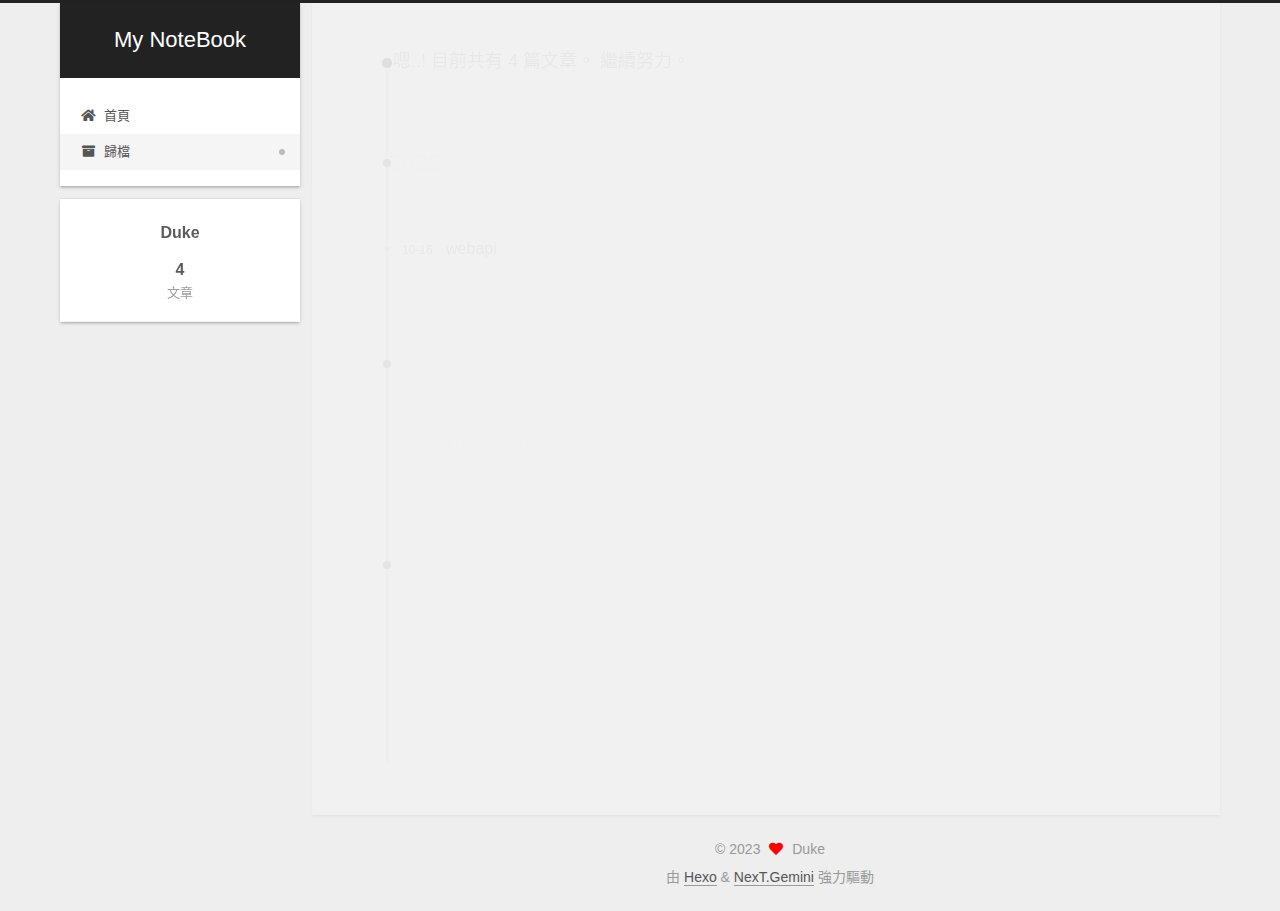
<file: archives/index.html>
<!DOCTYPE html>
<html lang="zh-TW">
<head>
  <meta charset="UTF-8">
<meta name="viewport" content="width=device-width, initial-scale=1, maximum-scale=2">
<meta name="theme-color" content="#222">
<meta name="generator" content="Hexo 5.2.0">
  <link rel="apple-touch-icon" sizes="180x180" href="/images/apple-touch-icon-next.png">
  <link rel="icon" type="image/png" sizes="32x32" href="/images/favicon-32x32-next.png">
  <link rel="icon" type="image/png" sizes="16x16" href="/images/favicon-16x16-next.png">
  <link rel="mask-icon" href="/images/logo.svg" color="#222">

<link rel="stylesheet" href="/css/main.css">


<link rel="stylesheet" href="/lib/font-awesome/css/all.min.css">

<script id="hexo-configurations">
    var NexT = window.NexT || {};
    var CONFIG = {"hostname":"topduke.github.io","root":"/","scheme":"Gemini","version":"7.8.0","exturl":false,"sidebar":{"position":"left","display":"post","padding":18,"offset":12,"onmobile":false},"copycode":{"enable":false,"show_result":false,"style":null},"back2top":{"enable":true,"sidebar":false,"scrollpercent":false},"bookmark":{"enable":false,"color":"#222","save":"auto"},"fancybox":false,"mediumzoom":false,"lazyload":false,"pangu":false,"comments":{"style":"tabs","active":null,"storage":true,"lazyload":false,"nav":null},"algolia":{"hits":{"per_page":10},"labels":{"input_placeholder":"Search for Posts","hits_empty":"We didn't find any results for the search: ${query}","hits_stats":"${hits} results found in ${time} ms"}},"localsearch":{"enable":false,"trigger":"auto","top_n_per_article":1,"unescape":false,"preload":false},"motion":{"enable":true,"async":false,"transition":{"post_block":"fadeIn","post_header":"slideDownIn","post_body":"slideDownIn","coll_header":"slideLeftIn","sidebar":"slideUpIn"}}};
  </script>

  <meta property="og:type" content="website">
<meta property="og:title" content="My NoteBook">
<meta property="og:url" content="https://topduke.github.io/archives/index.html">
<meta property="og:site_name" content="My NoteBook">
<meta property="og:locale" content="zh_TW">
<meta property="article:author" content="Duke">
<meta name="twitter:card" content="summary">

<link rel="canonical" href="https://topduke.github.io/archives/">


<script id="page-configurations">
  // https://hexo.io/docs/variables.html
  CONFIG.page = {
    sidebar: "",
    isHome : false,
    isPost : false,
    lang   : 'zh-TW'
  };
</script>

  <title>歸檔 | My NoteBook</title>
  






  <noscript>
  <style>
  .use-motion .brand,
  .use-motion .menu-item,
  .sidebar-inner,
  .use-motion .post-block,
  .use-motion .pagination,
  .use-motion .comments,
  .use-motion .post-header,
  .use-motion .post-body,
  .use-motion .collection-header { opacity: initial; }

  .use-motion .site-title,
  .use-motion .site-subtitle {
    opacity: initial;
    top: initial;
  }

  .use-motion .logo-line-before i { left: initial; }
  .use-motion .logo-line-after i { right: initial; }
  </style>
</noscript>

</head>

<body itemscope itemtype="http://schema.org/WebPage">
  <div class="container use-motion">
    <div class="headband"></div>

    <header class="header" itemscope itemtype="http://schema.org/WPHeader">
      <div class="header-inner"><div class="site-brand-container">
  <div class="site-nav-toggle">
    <div class="toggle" aria-label="切換導航欄">
      <span class="toggle-line toggle-line-first"></span>
      <span class="toggle-line toggle-line-middle"></span>
      <span class="toggle-line toggle-line-last"></span>
    </div>
  </div>

  <div class="site-meta">

    <a href="/" class="brand" rel="start">
      <span class="logo-line-before"><i></i></span>
      <h1 class="site-title">My NoteBook</h1>
      <span class="logo-line-after"><i></i></span>
    </a>
  </div>

  <div class="site-nav-right">
    <div class="toggle popup-trigger">
    </div>
  </div>
</div>




<nav class="site-nav">
  <ul id="menu" class="main-menu menu">
        <li class="menu-item menu-item-home">

    <a href="/" rel="section"><i class="fa fa-home fa-fw"></i>首頁</a>

  </li>
        <li class="menu-item menu-item-archives">

    <a href="/archives/" rel="section"><i class="fa fa-archive fa-fw"></i>歸檔</a>

  </li>
  </ul>
</nav>




</div>
    </header>

    
  <div class="back-to-top">
    <i class="fa fa-arrow-up"></i>
    <span>0%</span>
  </div>


    <main class="main">
      <div class="main-inner">
        <div class="content-wrap">
          

          <div class="content archive">
            

  
  
  
  <div class="post-block">
    <div class="posts-collapse">
      <div class="collection-title">
        <span class="collection-header">嗯..! 目前共有 4 篇文章。 繼續努力。</span>
      </div>

      
    <div class="collection-year">
      <span class="collection-header">2022</span>
    </div>

  <article itemscope itemtype="http://schema.org/Article">
    <header class="post-header">

      <div class="post-meta">
        <time itemprop="dateCreated"
              datetime="2022-10-16T00:35:54+08:00"
              content="2022-10-16">
          10-16
        </time>
      </div>

      <div class="post-title">
          <a class="post-title-link" href="/2022/10/16/webapi/" itemprop="url">
            <span itemprop="name">webapi</span>
          </a>
      </div>

    </header>
  </article>
    <div class="collection-year">
      <span class="collection-header">2021</span>
    </div>

  <article itemscope itemtype="http://schema.org/Article">
    <header class="post-header">

      <div class="post-meta">
        <time itemprop="dateCreated"
              datetime="2021-02-12T23:15:48+08:00"
              content="2021-02-12">
          02-12
        </time>
      </div>

      <div class="post-title">
          <a class="post-title-link" href="/2021/02/12/FuseDashboard/" itemprop="url">
            <span itemprop="name">FuseDashboard</span>
          </a>
      </div>

    </header>
  </article>
    <div class="collection-year">
      <span class="collection-header">2020</span>
    </div>

  <article itemscope itemtype="http://schema.org/Article">
    <header class="post-header">

      <div class="post-meta">
        <time itemprop="dateCreated"
              datetime="2020-10-23T01:49:03+08:00"
              content="2020-10-23">
          10-23
        </time>
      </div>

      <div class="post-title">
          <a class="post-title-link" href="/2020/10/23/CleanArchitecture/" itemprop="url">
            <span itemprop="name">使用 Clean Architecture 開發 WebAPI</span>
          </a>
      </div>

    </header>
  </article>

  <article itemscope itemtype="http://schema.org/Article">
    <header class="post-header">

      <div class="post-meta">
        <time itemprop="dateCreated"
              datetime="2020-10-22T01:10:47+08:00"
              content="2020-10-22">
          10-22
        </time>
      </div>

      <div class="post-title">
          <a class="post-title-link" href="/2020/10/22/GithubPageHexo/" itemprop="url">
            <span itemprop="name">Create Blog use GithubPage with Hexo</span>
          </a>
      </div>

    </header>
  </article>


    </div>
  </div>
  
  
  

  



          </div>
          

<script>
  window.addEventListener('tabs:register', () => {
    let { activeClass } = CONFIG.comments;
    if (CONFIG.comments.storage) {
      activeClass = localStorage.getItem('comments_active') || activeClass;
    }
    if (activeClass) {
      let activeTab = document.querySelector(`a[href="#comment-${activeClass}"]`);
      if (activeTab) {
        activeTab.click();
      }
    }
  });
  if (CONFIG.comments.storage) {
    window.addEventListener('tabs:click', event => {
      if (!event.target.matches('.tabs-comment .tab-content .tab-pane')) return;
      let commentClass = event.target.classList[1];
      localStorage.setItem('comments_active', commentClass);
    });
  }
</script>

        </div>
          
  
  <div class="toggle sidebar-toggle">
    <span class="toggle-line toggle-line-first"></span>
    <span class="toggle-line toggle-line-middle"></span>
    <span class="toggle-line toggle-line-last"></span>
  </div>

  <aside class="sidebar">
    <div class="sidebar-inner">

      <ul class="sidebar-nav motion-element">
        <li class="sidebar-nav-toc">
          文章目錄
        </li>
        <li class="sidebar-nav-overview">
          本站概要
        </li>
      </ul>

      <!--noindex-->
      <div class="post-toc-wrap sidebar-panel">
      </div>
      <!--/noindex-->

      <div class="site-overview-wrap sidebar-panel">
        <div class="site-author motion-element" itemprop="author" itemscope itemtype="http://schema.org/Person">
  <p class="site-author-name" itemprop="name">Duke</p>
  <div class="site-description" itemprop="description"></div>
</div>
<div class="site-state-wrap motion-element">
  <nav class="site-state">
      <div class="site-state-item site-state-posts">
          <a href="/archives/">
        
          <span class="site-state-item-count">4</span>
          <span class="site-state-item-name">文章</span>
        </a>
      </div>
  </nav>
</div>



      </div>

    </div>
  </aside>
  <div id="sidebar-dimmer"></div>


      </div>
    </main>

    <footer class="footer">
      <div class="footer-inner">
        

        

<div class="copyright">
  
  &copy; 
  <span itemprop="copyrightYear">2023</span>
  <span class="with-love">
    <i class="fa fa-heart"></i>
  </span>
  <span class="author" itemprop="copyrightHolder">Duke</span>
</div>
  <div class="powered-by">由 <a href="https://hexo.io/" class="theme-link" rel="noopener" target="_blank">Hexo</a> & <a href="https://theme-next.org/" class="theme-link" rel="noopener" target="_blank">NexT.Gemini</a> 強力驅動
  </div>

        








      </div>
    </footer>
  </div>

  
  <script src="/lib/anime.min.js"></script>
  <script src="/lib/velocity/velocity.min.js"></script>
  <script src="/lib/velocity/velocity.ui.min.js"></script>

<script src="/js/utils.js"></script>

<script src="/js/motion.js"></script>


<script src="/js/schemes/pisces.js"></script>


<script src="/js/next-boot.js"></script>




  















  

  

</body>
</html>
</file>
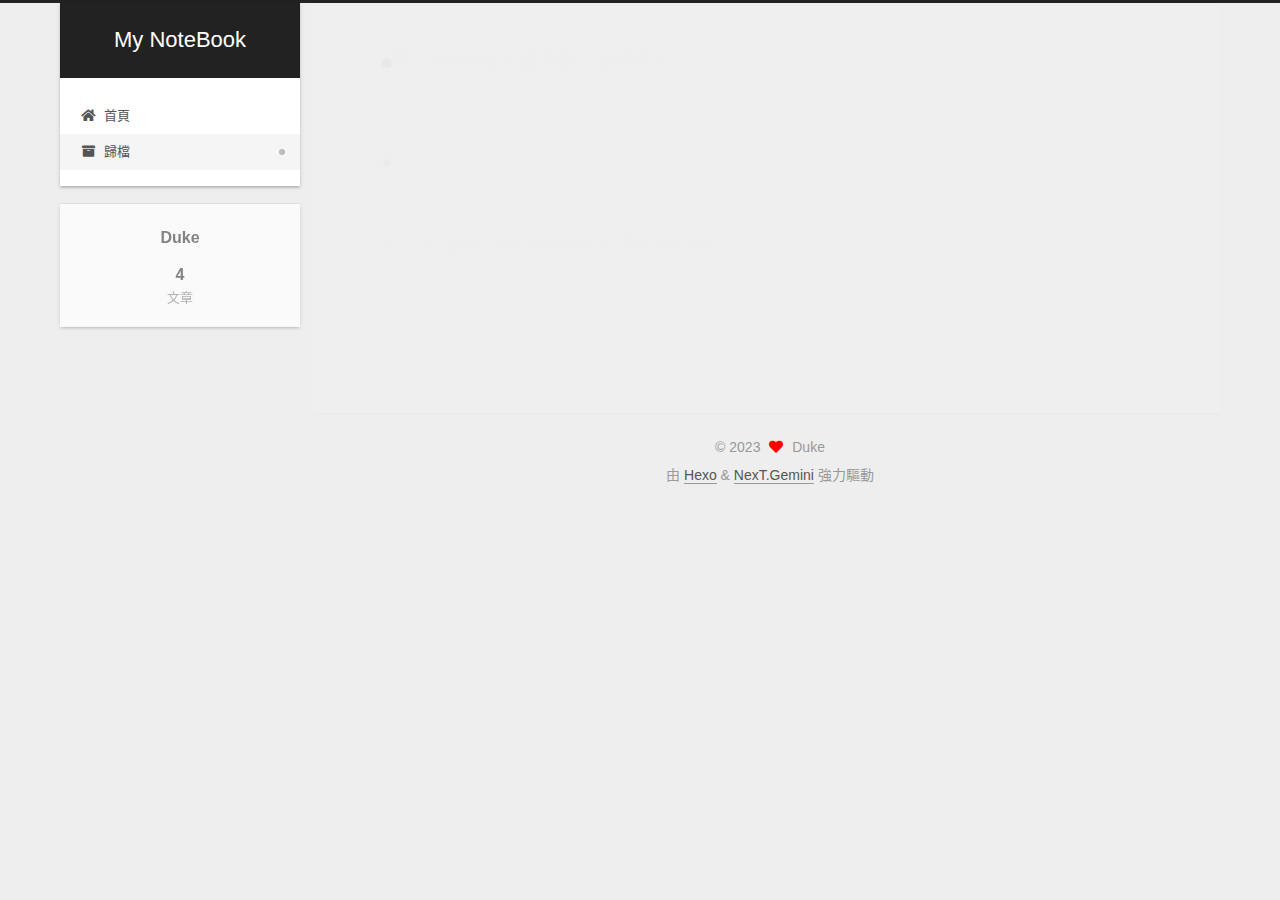
<file: archives/2020/index.html>
<!DOCTYPE html>
<html lang="zh-TW">
<head>
  <meta charset="UTF-8">
<meta name="viewport" content="width=device-width, initial-scale=1, maximum-scale=2">
<meta name="theme-color" content="#222">
<meta name="generator" content="Hexo 5.2.0">
  <link rel="apple-touch-icon" sizes="180x180" href="/images/apple-touch-icon-next.png">
  <link rel="icon" type="image/png" sizes="32x32" href="/images/favicon-32x32-next.png">
  <link rel="icon" type="image/png" sizes="16x16" href="/images/favicon-16x16-next.png">
  <link rel="mask-icon" href="/images/logo.svg" color="#222">

<link rel="stylesheet" href="/css/main.css">


<link rel="stylesheet" href="/lib/font-awesome/css/all.min.css">

<script id="hexo-configurations">
    var NexT = window.NexT || {};
    var CONFIG = {"hostname":"topduke.github.io","root":"/","scheme":"Gemini","version":"7.8.0","exturl":false,"sidebar":{"position":"left","display":"post","padding":18,"offset":12,"onmobile":false},"copycode":{"enable":false,"show_result":false,"style":null},"back2top":{"enable":true,"sidebar":false,"scrollpercent":false},"bookmark":{"enable":false,"color":"#222","save":"auto"},"fancybox":false,"mediumzoom":false,"lazyload":false,"pangu":false,"comments":{"style":"tabs","active":null,"storage":true,"lazyload":false,"nav":null},"algolia":{"hits":{"per_page":10},"labels":{"input_placeholder":"Search for Posts","hits_empty":"We didn't find any results for the search: ${query}","hits_stats":"${hits} results found in ${time} ms"}},"localsearch":{"enable":false,"trigger":"auto","top_n_per_article":1,"unescape":false,"preload":false},"motion":{"enable":true,"async":false,"transition":{"post_block":"fadeIn","post_header":"slideDownIn","post_body":"slideDownIn","coll_header":"slideLeftIn","sidebar":"slideUpIn"}}};
  </script>

  <meta property="og:type" content="website">
<meta property="og:title" content="My NoteBook">
<meta property="og:url" content="https://topduke.github.io/archives/2020/index.html">
<meta property="og:site_name" content="My NoteBook">
<meta property="og:locale" content="zh_TW">
<meta property="article:author" content="Duke">
<meta name="twitter:card" content="summary">

<link rel="canonical" href="https://topduke.github.io/archives/2020/">


<script id="page-configurations">
  // https://hexo.io/docs/variables.html
  CONFIG.page = {
    sidebar: "",
    isHome : false,
    isPost : false,
    lang   : 'zh-TW'
  };
</script>

  <title>歸檔 | My NoteBook</title>
  






  <noscript>
  <style>
  .use-motion .brand,
  .use-motion .menu-item,
  .sidebar-inner,
  .use-motion .post-block,
  .use-motion .pagination,
  .use-motion .comments,
  .use-motion .post-header,
  .use-motion .post-body,
  .use-motion .collection-header { opacity: initial; }

  .use-motion .site-title,
  .use-motion .site-subtitle {
    opacity: initial;
    top: initial;
  }

  .use-motion .logo-line-before i { left: initial; }
  .use-motion .logo-line-after i { right: initial; }
  </style>
</noscript>

</head>

<body itemscope itemtype="http://schema.org/WebPage">
  <div class="container use-motion">
    <div class="headband"></div>

    <header class="header" itemscope itemtype="http://schema.org/WPHeader">
      <div class="header-inner"><div class="site-brand-container">
  <div class="site-nav-toggle">
    <div class="toggle" aria-label="切換導航欄">
      <span class="toggle-line toggle-line-first"></span>
      <span class="toggle-line toggle-line-middle"></span>
      <span class="toggle-line toggle-line-last"></span>
    </div>
  </div>

  <div class="site-meta">

    <a href="/" class="brand" rel="start">
      <span class="logo-line-before"><i></i></span>
      <h1 class="site-title">My NoteBook</h1>
      <span class="logo-line-after"><i></i></span>
    </a>
  </div>

  <div class="site-nav-right">
    <div class="toggle popup-trigger">
    </div>
  </div>
</div>




<nav class="site-nav">
  <ul id="menu" class="main-menu menu">
        <li class="menu-item menu-item-home">

    <a href="/" rel="section"><i class="fa fa-home fa-fw"></i>首頁</a>

  </li>
        <li class="menu-item menu-item-archives">

    <a href="/archives/" rel="section"><i class="fa fa-archive fa-fw"></i>歸檔</a>

  </li>
  </ul>
</nav>




</div>
    </header>

    
  <div class="back-to-top">
    <i class="fa fa-arrow-up"></i>
    <span>0%</span>
  </div>


    <main class="main">
      <div class="main-inner">
        <div class="content-wrap">
          

          <div class="content archive">
            

  
  
  
  <div class="post-block">
    <div class="posts-collapse">
      <div class="collection-title">
        <span class="collection-header">嗯..! 目前共有 4 篇文章。 繼續努力。</span>
      </div>

      
    <div class="collection-year">
      <span class="collection-header">2020</span>
    </div>

  <article itemscope itemtype="http://schema.org/Article">
    <header class="post-header">

      <div class="post-meta">
        <time itemprop="dateCreated"
              datetime="2020-10-23T01:49:03+08:00"
              content="2020-10-23">
          10-23
        </time>
      </div>

      <div class="post-title">
          <a class="post-title-link" href="/2020/10/23/CleanArchitecture/" itemprop="url">
            <span itemprop="name">使用 Clean Architecture 開發 WebAPI</span>
          </a>
      </div>

    </header>
  </article>

  <article itemscope itemtype="http://schema.org/Article">
    <header class="post-header">

      <div class="post-meta">
        <time itemprop="dateCreated"
              datetime="2020-10-22T01:10:47+08:00"
              content="2020-10-22">
          10-22
        </time>
      </div>

      <div class="post-title">
          <a class="post-title-link" href="/2020/10/22/GithubPageHexo/" itemprop="url">
            <span itemprop="name">Create Blog use GithubPage with Hexo</span>
          </a>
      </div>

    </header>
  </article>


    </div>
  </div>
  
  
  

  



          </div>
          

<script>
  window.addEventListener('tabs:register', () => {
    let { activeClass } = CONFIG.comments;
    if (CONFIG.comments.storage) {
      activeClass = localStorage.getItem('comments_active') || activeClass;
    }
    if (activeClass) {
      let activeTab = document.querySelector(`a[href="#comment-${activeClass}"]`);
      if (activeTab) {
        activeTab.click();
      }
    }
  });
  if (CONFIG.comments.storage) {
    window.addEventListener('tabs:click', event => {
      if (!event.target.matches('.tabs-comment .tab-content .tab-pane')) return;
      let commentClass = event.target.classList[1];
      localStorage.setItem('comments_active', commentClass);
    });
  }
</script>

        </div>
          
  
  <div class="toggle sidebar-toggle">
    <span class="toggle-line toggle-line-first"></span>
    <span class="toggle-line toggle-line-middle"></span>
    <span class="toggle-line toggle-line-last"></span>
  </div>

  <aside class="sidebar">
    <div class="sidebar-inner">

      <ul class="sidebar-nav motion-element">
        <li class="sidebar-nav-toc">
          文章目錄
        </li>
        <li class="sidebar-nav-overview">
          本站概要
        </li>
      </ul>

      <!--noindex-->
      <div class="post-toc-wrap sidebar-panel">
      </div>
      <!--/noindex-->

      <div class="site-overview-wrap sidebar-panel">
        <div class="site-author motion-element" itemprop="author" itemscope itemtype="http://schema.org/Person">
  <p class="site-author-name" itemprop="name">Duke</p>
  <div class="site-description" itemprop="description"></div>
</div>
<div class="site-state-wrap motion-element">
  <nav class="site-state">
      <div class="site-state-item site-state-posts">
          <a href="/archives/">
        
          <span class="site-state-item-count">4</span>
          <span class="site-state-item-name">文章</span>
        </a>
      </div>
  </nav>
</div>



      </div>

    </div>
  </aside>
  <div id="sidebar-dimmer"></div>


      </div>
    </main>

    <footer class="footer">
      <div class="footer-inner">
        

        

<div class="copyright">
  
  &copy; 
  <span itemprop="copyrightYear">2023</span>
  <span class="with-love">
    <i class="fa fa-heart"></i>
  </span>
  <span class="author" itemprop="copyrightHolder">Duke</span>
</div>
  <div class="powered-by">由 <a href="https://hexo.io/" class="theme-link" rel="noopener" target="_blank">Hexo</a> & <a href="https://theme-next.org/" class="theme-link" rel="noopener" target="_blank">NexT.Gemini</a> 強力驅動
  </div>

        








      </div>
    </footer>
  </div>

  
  <script src="/lib/anime.min.js"></script>
  <script src="/lib/velocity/velocity.min.js"></script>
  <script src="/lib/velocity/velocity.ui.min.js"></script>

<script src="/js/utils.js"></script>

<script src="/js/motion.js"></script>


<script src="/js/schemes/pisces.js"></script>


<script src="/js/next-boot.js"></script>




  















  

  

</body>
</html>
</file>
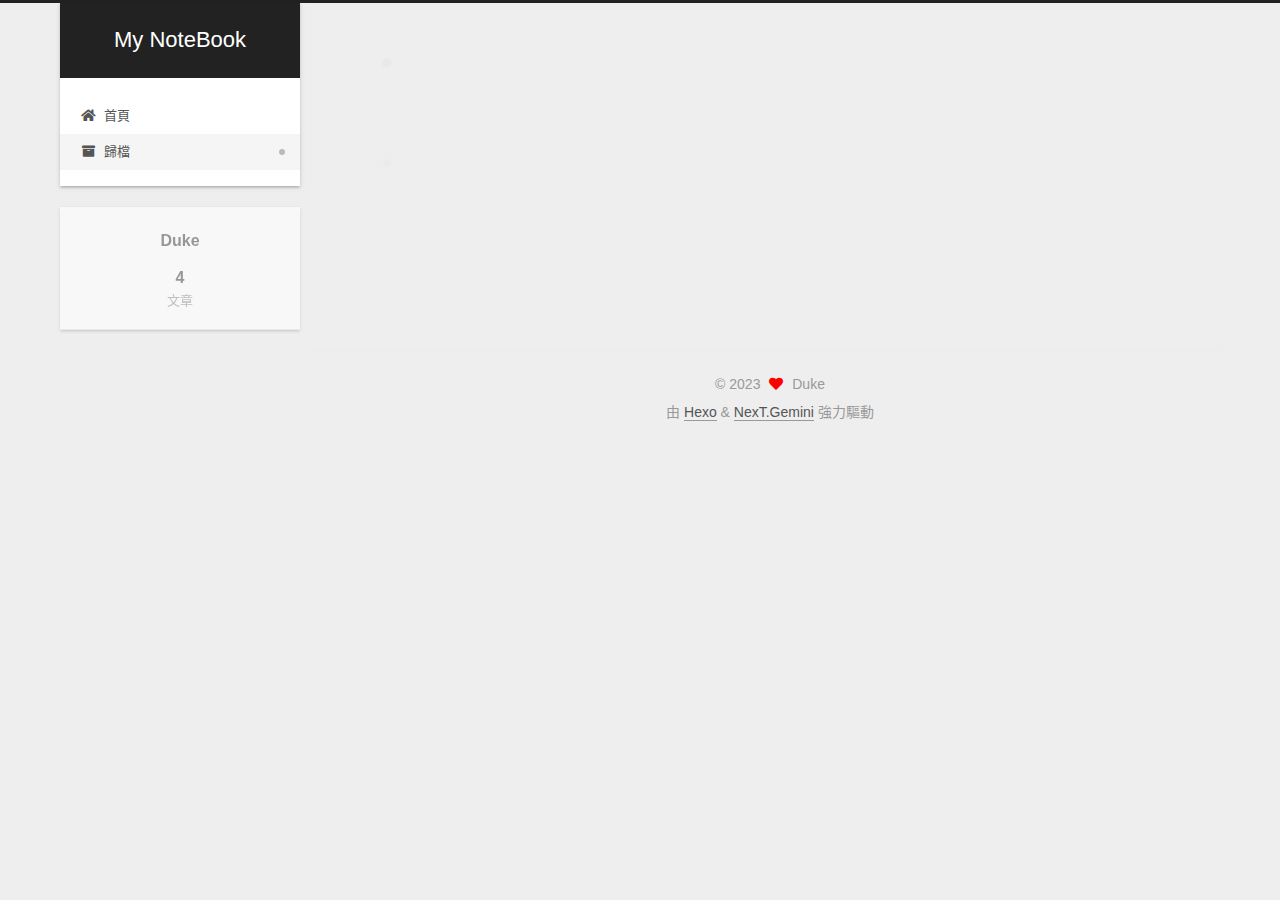
<file: archives/2021/index.html>
<!DOCTYPE html>
<html lang="zh-TW">
<head>
  <meta charset="UTF-8">
<meta name="viewport" content="width=device-width, initial-scale=1, maximum-scale=2">
<meta name="theme-color" content="#222">
<meta name="generator" content="Hexo 5.2.0">
  <link rel="apple-touch-icon" sizes="180x180" href="/images/apple-touch-icon-next.png">
  <link rel="icon" type="image/png" sizes="32x32" href="/images/favicon-32x32-next.png">
  <link rel="icon" type="image/png" sizes="16x16" href="/images/favicon-16x16-next.png">
  <link rel="mask-icon" href="/images/logo.svg" color="#222">

<link rel="stylesheet" href="/css/main.css">


<link rel="stylesheet" href="/lib/font-awesome/css/all.min.css">

<script id="hexo-configurations">
    var NexT = window.NexT || {};
    var CONFIG = {"hostname":"topduke.github.io","root":"/","scheme":"Gemini","version":"7.8.0","exturl":false,"sidebar":{"position":"left","display":"post","padding":18,"offset":12,"onmobile":false},"copycode":{"enable":false,"show_result":false,"style":null},"back2top":{"enable":true,"sidebar":false,"scrollpercent":false},"bookmark":{"enable":false,"color":"#222","save":"auto"},"fancybox":false,"mediumzoom":false,"lazyload":false,"pangu":false,"comments":{"style":"tabs","active":null,"storage":true,"lazyload":false,"nav":null},"algolia":{"hits":{"per_page":10},"labels":{"input_placeholder":"Search for Posts","hits_empty":"We didn't find any results for the search: ${query}","hits_stats":"${hits} results found in ${time} ms"}},"localsearch":{"enable":false,"trigger":"auto","top_n_per_article":1,"unescape":false,"preload":false},"motion":{"enable":true,"async":false,"transition":{"post_block":"fadeIn","post_header":"slideDownIn","post_body":"slideDownIn","coll_header":"slideLeftIn","sidebar":"slideUpIn"}}};
  </script>

  <meta property="og:type" content="website">
<meta property="og:title" content="My NoteBook">
<meta property="og:url" content="https://topduke.github.io/archives/2021/index.html">
<meta property="og:site_name" content="My NoteBook">
<meta property="og:locale" content="zh_TW">
<meta property="article:author" content="Duke">
<meta name="twitter:card" content="summary">

<link rel="canonical" href="https://topduke.github.io/archives/2021/">


<script id="page-configurations">
  // https://hexo.io/docs/variables.html
  CONFIG.page = {
    sidebar: "",
    isHome : false,
    isPost : false,
    lang   : 'zh-TW'
  };
</script>

  <title>歸檔 | My NoteBook</title>
  






  <noscript>
  <style>
  .use-motion .brand,
  .use-motion .menu-item,
  .sidebar-inner,
  .use-motion .post-block,
  .use-motion .pagination,
  .use-motion .comments,
  .use-motion .post-header,
  .use-motion .post-body,
  .use-motion .collection-header { opacity: initial; }

  .use-motion .site-title,
  .use-motion .site-subtitle {
    opacity: initial;
    top: initial;
  }

  .use-motion .logo-line-before i { left: initial; }
  .use-motion .logo-line-after i { right: initial; }
  </style>
</noscript>

</head>

<body itemscope itemtype="http://schema.org/WebPage">
  <div class="container use-motion">
    <div class="headband"></div>

    <header class="header" itemscope itemtype="http://schema.org/WPHeader">
      <div class="header-inner"><div class="site-brand-container">
  <div class="site-nav-toggle">
    <div class="toggle" aria-label="切換導航欄">
      <span class="toggle-line toggle-line-first"></span>
      <span class="toggle-line toggle-line-middle"></span>
      <span class="toggle-line toggle-line-last"></span>
    </div>
  </div>

  <div class="site-meta">

    <a href="/" class="brand" rel="start">
      <span class="logo-line-before"><i></i></span>
      <h1 class="site-title">My NoteBook</h1>
      <span class="logo-line-after"><i></i></span>
    </a>
  </div>

  <div class="site-nav-right">
    <div class="toggle popup-trigger">
    </div>
  </div>
</div>




<nav class="site-nav">
  <ul id="menu" class="main-menu menu">
        <li class="menu-item menu-item-home">

    <a href="/" rel="section"><i class="fa fa-home fa-fw"></i>首頁</a>

  </li>
        <li class="menu-item menu-item-archives">

    <a href="/archives/" rel="section"><i class="fa fa-archive fa-fw"></i>歸檔</a>

  </li>
  </ul>
</nav>




</div>
    </header>

    
  <div class="back-to-top">
    <i class="fa fa-arrow-up"></i>
    <span>0%</span>
  </div>


    <main class="main">
      <div class="main-inner">
        <div class="content-wrap">
          

          <div class="content archive">
            

  
  
  
  <div class="post-block">
    <div class="posts-collapse">
      <div class="collection-title">
        <span class="collection-header">嗯..! 目前共有 4 篇文章。 繼續努力。</span>
      </div>

      
    <div class="collection-year">
      <span class="collection-header">2021</span>
    </div>

  <article itemscope itemtype="http://schema.org/Article">
    <header class="post-header">

      <div class="post-meta">
        <time itemprop="dateCreated"
              datetime="2021-02-12T23:15:48+08:00"
              content="2021-02-12">
          02-12
        </time>
      </div>

      <div class="post-title">
          <a class="post-title-link" href="/2021/02/12/FuseDashboard/" itemprop="url">
            <span itemprop="name">FuseDashboard</span>
          </a>
      </div>

    </header>
  </article>


    </div>
  </div>
  
  
  

  



          </div>
          

<script>
  window.addEventListener('tabs:register', () => {
    let { activeClass } = CONFIG.comments;
    if (CONFIG.comments.storage) {
      activeClass = localStorage.getItem('comments_active') || activeClass;
    }
    if (activeClass) {
      let activeTab = document.querySelector(`a[href="#comment-${activeClass}"]`);
      if (activeTab) {
        activeTab.click();
      }
    }
  });
  if (CONFIG.comments.storage) {
    window.addEventListener('tabs:click', event => {
      if (!event.target.matches('.tabs-comment .tab-content .tab-pane')) return;
      let commentClass = event.target.classList[1];
      localStorage.setItem('comments_active', commentClass);
    });
  }
</script>

        </div>
          
  
  <div class="toggle sidebar-toggle">
    <span class="toggle-line toggle-line-first"></span>
    <span class="toggle-line toggle-line-middle"></span>
    <span class="toggle-line toggle-line-last"></span>
  </div>

  <aside class="sidebar">
    <div class="sidebar-inner">

      <ul class="sidebar-nav motion-element">
        <li class="sidebar-nav-toc">
          文章目錄
        </li>
        <li class="sidebar-nav-overview">
          本站概要
        </li>
      </ul>

      <!--noindex-->
      <div class="post-toc-wrap sidebar-panel">
      </div>
      <!--/noindex-->

      <div class="site-overview-wrap sidebar-panel">
        <div class="site-author motion-element" itemprop="author" itemscope itemtype="http://schema.org/Person">
  <p class="site-author-name" itemprop="name">Duke</p>
  <div class="site-description" itemprop="description"></div>
</div>
<div class="site-state-wrap motion-element">
  <nav class="site-state">
      <div class="site-state-item site-state-posts">
          <a href="/archives/">
        
          <span class="site-state-item-count">4</span>
          <span class="site-state-item-name">文章</span>
        </a>
      </div>
  </nav>
</div>



      </div>

    </div>
  </aside>
  <div id="sidebar-dimmer"></div>


      </div>
    </main>

    <footer class="footer">
      <div class="footer-inner">
        

        

<div class="copyright">
  
  &copy; 
  <span itemprop="copyrightYear">2023</span>
  <span class="with-love">
    <i class="fa fa-heart"></i>
  </span>
  <span class="author" itemprop="copyrightHolder">Duke</span>
</div>
  <div class="powered-by">由 <a href="https://hexo.io/" class="theme-link" rel="noopener" target="_blank">Hexo</a> & <a href="https://theme-next.org/" class="theme-link" rel="noopener" target="_blank">NexT.Gemini</a> 強力驅動
  </div>

        








      </div>
    </footer>
  </div>

  
  <script src="/lib/anime.min.js"></script>
  <script src="/lib/velocity/velocity.min.js"></script>
  <script src="/lib/velocity/velocity.ui.min.js"></script>

<script src="/js/utils.js"></script>

<script src="/js/motion.js"></script>


<script src="/js/schemes/pisces.js"></script>


<script src="/js/next-boot.js"></script>




  















  

  

</body>
</html>
</file>
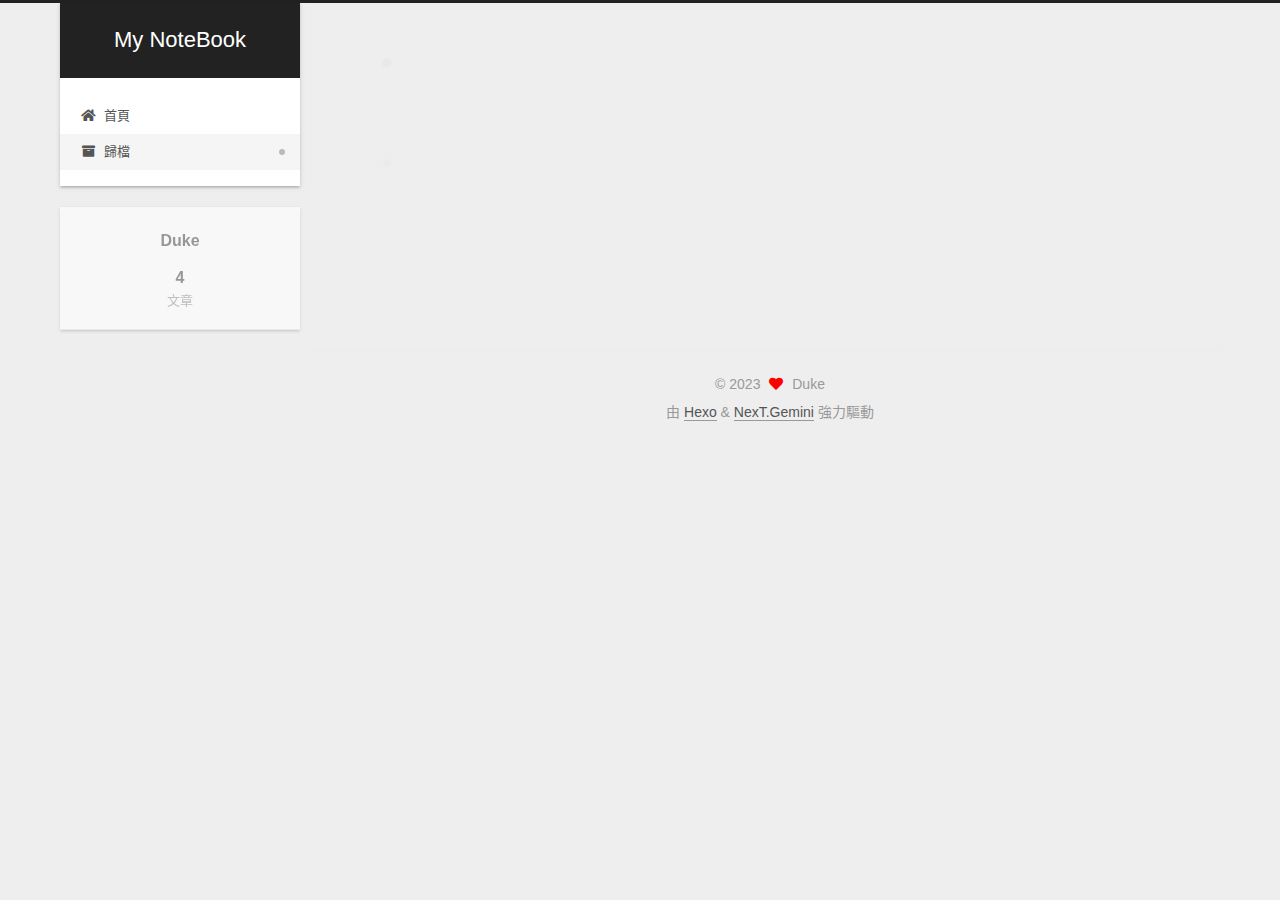
<file: archives/2022/index.html>
<!DOCTYPE html>
<html lang="zh-TW">
<head>
  <meta charset="UTF-8">
<meta name="viewport" content="width=device-width, initial-scale=1, maximum-scale=2">
<meta name="theme-color" content="#222">
<meta name="generator" content="Hexo 5.2.0">
  <link rel="apple-touch-icon" sizes="180x180" href="/images/apple-touch-icon-next.png">
  <link rel="icon" type="image/png" sizes="32x32" href="/images/favicon-32x32-next.png">
  <link rel="icon" type="image/png" sizes="16x16" href="/images/favicon-16x16-next.png">
  <link rel="mask-icon" href="/images/logo.svg" color="#222">

<link rel="stylesheet" href="/css/main.css">


<link rel="stylesheet" href="/lib/font-awesome/css/all.min.css">

<script id="hexo-configurations">
    var NexT = window.NexT || {};
    var CONFIG = {"hostname":"topduke.github.io","root":"/","scheme":"Gemini","version":"7.8.0","exturl":false,"sidebar":{"position":"left","display":"post","padding":18,"offset":12,"onmobile":false},"copycode":{"enable":false,"show_result":false,"style":null},"back2top":{"enable":true,"sidebar":false,"scrollpercent":false},"bookmark":{"enable":false,"color":"#222","save":"auto"},"fancybox":false,"mediumzoom":false,"lazyload":false,"pangu":false,"comments":{"style":"tabs","active":null,"storage":true,"lazyload":false,"nav":null},"algolia":{"hits":{"per_page":10},"labels":{"input_placeholder":"Search for Posts","hits_empty":"We didn't find any results for the search: ${query}","hits_stats":"${hits} results found in ${time} ms"}},"localsearch":{"enable":false,"trigger":"auto","top_n_per_article":1,"unescape":false,"preload":false},"motion":{"enable":true,"async":false,"transition":{"post_block":"fadeIn","post_header":"slideDownIn","post_body":"slideDownIn","coll_header":"slideLeftIn","sidebar":"slideUpIn"}}};
  </script>

  <meta property="og:type" content="website">
<meta property="og:title" content="My NoteBook">
<meta property="og:url" content="https://topduke.github.io/archives/2022/index.html">
<meta property="og:site_name" content="My NoteBook">
<meta property="og:locale" content="zh_TW">
<meta property="article:author" content="Duke">
<meta name="twitter:card" content="summary">

<link rel="canonical" href="https://topduke.github.io/archives/2022/">


<script id="page-configurations">
  // https://hexo.io/docs/variables.html
  CONFIG.page = {
    sidebar: "",
    isHome : false,
    isPost : false,
    lang   : 'zh-TW'
  };
</script>

  <title>歸檔 | My NoteBook</title>
  






  <noscript>
  <style>
  .use-motion .brand,
  .use-motion .menu-item,
  .sidebar-inner,
  .use-motion .post-block,
  .use-motion .pagination,
  .use-motion .comments,
  .use-motion .post-header,
  .use-motion .post-body,
  .use-motion .collection-header { opacity: initial; }

  .use-motion .site-title,
  .use-motion .site-subtitle {
    opacity: initial;
    top: initial;
  }

  .use-motion .logo-line-before i { left: initial; }
  .use-motion .logo-line-after i { right: initial; }
  </style>
</noscript>

</head>

<body itemscope itemtype="http://schema.org/WebPage">
  <div class="container use-motion">
    <div class="headband"></div>

    <header class="header" itemscope itemtype="http://schema.org/WPHeader">
      <div class="header-inner"><div class="site-brand-container">
  <div class="site-nav-toggle">
    <div class="toggle" aria-label="切換導航欄">
      <span class="toggle-line toggle-line-first"></span>
      <span class="toggle-line toggle-line-middle"></span>
      <span class="toggle-line toggle-line-last"></span>
    </div>
  </div>

  <div class="site-meta">

    <a href="/" class="brand" rel="start">
      <span class="logo-line-before"><i></i></span>
      <h1 class="site-title">My NoteBook</h1>
      <span class="logo-line-after"><i></i></span>
    </a>
  </div>

  <div class="site-nav-right">
    <div class="toggle popup-trigger">
    </div>
  </div>
</div>




<nav class="site-nav">
  <ul id="menu" class="main-menu menu">
        <li class="menu-item menu-item-home">

    <a href="/" rel="section"><i class="fa fa-home fa-fw"></i>首頁</a>

  </li>
        <li class="menu-item menu-item-archives">

    <a href="/archives/" rel="section"><i class="fa fa-archive fa-fw"></i>歸檔</a>

  </li>
  </ul>
</nav>




</div>
    </header>

    
  <div class="back-to-top">
    <i class="fa fa-arrow-up"></i>
    <span>0%</span>
  </div>


    <main class="main">
      <div class="main-inner">
        <div class="content-wrap">
          

          <div class="content archive">
            

  
  
  
  <div class="post-block">
    <div class="posts-collapse">
      <div class="collection-title">
        <span class="collection-header">嗯..! 目前共有 4 篇文章。 繼續努力。</span>
      </div>

      
    <div class="collection-year">
      <span class="collection-header">2022</span>
    </div>

  <article itemscope itemtype="http://schema.org/Article">
    <header class="post-header">

      <div class="post-meta">
        <time itemprop="dateCreated"
              datetime="2022-10-16T00:35:54+08:00"
              content="2022-10-16">
          10-16
        </time>
      </div>

      <div class="post-title">
          <a class="post-title-link" href="/2022/10/16/webapi/" itemprop="url">
            <span itemprop="name">webapi</span>
          </a>
      </div>

    </header>
  </article>


    </div>
  </div>
  
  
  

  



          </div>
          

<script>
  window.addEventListener('tabs:register', () => {
    let { activeClass } = CONFIG.comments;
    if (CONFIG.comments.storage) {
      activeClass = localStorage.getItem('comments_active') || activeClass;
    }
    if (activeClass) {
      let activeTab = document.querySelector(`a[href="#comment-${activeClass}"]`);
      if (activeTab) {
        activeTab.click();
      }
    }
  });
  if (CONFIG.comments.storage) {
    window.addEventListener('tabs:click', event => {
      if (!event.target.matches('.tabs-comment .tab-content .tab-pane')) return;
      let commentClass = event.target.classList[1];
      localStorage.setItem('comments_active', commentClass);
    });
  }
</script>

        </div>
          
  
  <div class="toggle sidebar-toggle">
    <span class="toggle-line toggle-line-first"></span>
    <span class="toggle-line toggle-line-middle"></span>
    <span class="toggle-line toggle-line-last"></span>
  </div>

  <aside class="sidebar">
    <div class="sidebar-inner">

      <ul class="sidebar-nav motion-element">
        <li class="sidebar-nav-toc">
          文章目錄
        </li>
        <li class="sidebar-nav-overview">
          本站概要
        </li>
      </ul>

      <!--noindex-->
      <div class="post-toc-wrap sidebar-panel">
      </div>
      <!--/noindex-->

      <div class="site-overview-wrap sidebar-panel">
        <div class="site-author motion-element" itemprop="author" itemscope itemtype="http://schema.org/Person">
  <p class="site-author-name" itemprop="name">Duke</p>
  <div class="site-description" itemprop="description"></div>
</div>
<div class="site-state-wrap motion-element">
  <nav class="site-state">
      <div class="site-state-item site-state-posts">
          <a href="/archives/">
        
          <span class="site-state-item-count">4</span>
          <span class="site-state-item-name">文章</span>
        </a>
      </div>
  </nav>
</div>



      </div>

    </div>
  </aside>
  <div id="sidebar-dimmer"></div>


      </div>
    </main>

    <footer class="footer">
      <div class="footer-inner">
        

        

<div class="copyright">
  
  &copy; 
  <span itemprop="copyrightYear">2023</span>
  <span class="with-love">
    <i class="fa fa-heart"></i>
  </span>
  <span class="author" itemprop="copyrightHolder">Duke</span>
</div>
  <div class="powered-by">由 <a href="https://hexo.io/" class="theme-link" rel="noopener" target="_blank">Hexo</a> & <a href="https://theme-next.org/" class="theme-link" rel="noopener" target="_blank">NexT.Gemini</a> 強力驅動
  </div>

        








      </div>
    </footer>
  </div>

  
  <script src="/lib/anime.min.js"></script>
  <script src="/lib/velocity/velocity.min.js"></script>
  <script src="/lib/velocity/velocity.ui.min.js"></script>

<script src="/js/utils.js"></script>

<script src="/js/motion.js"></script>


<script src="/js/schemes/pisces.js"></script>


<script src="/js/next-boot.js"></script>




  















  

  

</body>
</html>
</file>
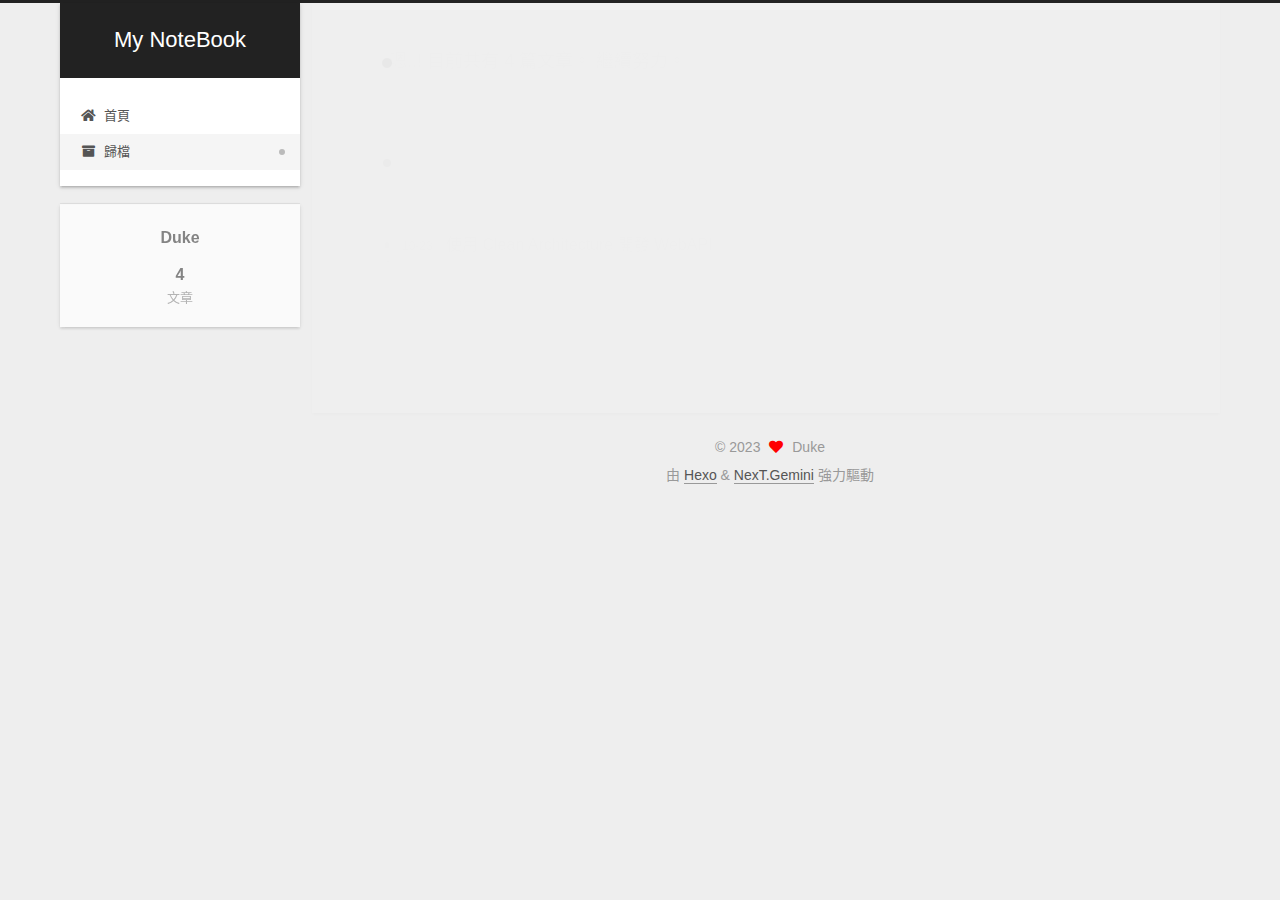
<file: archives/2020/10/index.html>
<!DOCTYPE html>
<html lang="zh-TW">
<head>
  <meta charset="UTF-8">
<meta name="viewport" content="width=device-width, initial-scale=1, maximum-scale=2">
<meta name="theme-color" content="#222">
<meta name="generator" content="Hexo 5.2.0">
  <link rel="apple-touch-icon" sizes="180x180" href="/images/apple-touch-icon-next.png">
  <link rel="icon" type="image/png" sizes="32x32" href="/images/favicon-32x32-next.png">
  <link rel="icon" type="image/png" sizes="16x16" href="/images/favicon-16x16-next.png">
  <link rel="mask-icon" href="/images/logo.svg" color="#222">

<link rel="stylesheet" href="/css/main.css">


<link rel="stylesheet" href="/lib/font-awesome/css/all.min.css">

<script id="hexo-configurations">
    var NexT = window.NexT || {};
    var CONFIG = {"hostname":"topduke.github.io","root":"/","scheme":"Gemini","version":"7.8.0","exturl":false,"sidebar":{"position":"left","display":"post","padding":18,"offset":12,"onmobile":false},"copycode":{"enable":false,"show_result":false,"style":null},"back2top":{"enable":true,"sidebar":false,"scrollpercent":false},"bookmark":{"enable":false,"color":"#222","save":"auto"},"fancybox":false,"mediumzoom":false,"lazyload":false,"pangu":false,"comments":{"style":"tabs","active":null,"storage":true,"lazyload":false,"nav":null},"algolia":{"hits":{"per_page":10},"labels":{"input_placeholder":"Search for Posts","hits_empty":"We didn't find any results for the search: ${query}","hits_stats":"${hits} results found in ${time} ms"}},"localsearch":{"enable":false,"trigger":"auto","top_n_per_article":1,"unescape":false,"preload":false},"motion":{"enable":true,"async":false,"transition":{"post_block":"fadeIn","post_header":"slideDownIn","post_body":"slideDownIn","coll_header":"slideLeftIn","sidebar":"slideUpIn"}}};
  </script>

  <meta property="og:type" content="website">
<meta property="og:title" content="My NoteBook">
<meta property="og:url" content="https://topduke.github.io/archives/2020/10/index.html">
<meta property="og:site_name" content="My NoteBook">
<meta property="og:locale" content="zh_TW">
<meta property="article:author" content="Duke">
<meta name="twitter:card" content="summary">

<link rel="canonical" href="https://topduke.github.io/archives/2020/10/">


<script id="page-configurations">
  // https://hexo.io/docs/variables.html
  CONFIG.page = {
    sidebar: "",
    isHome : false,
    isPost : false,
    lang   : 'zh-TW'
  };
</script>

  <title>歸檔 | My NoteBook</title>
  






  <noscript>
  <style>
  .use-motion .brand,
  .use-motion .menu-item,
  .sidebar-inner,
  .use-motion .post-block,
  .use-motion .pagination,
  .use-motion .comments,
  .use-motion .post-header,
  .use-motion .post-body,
  .use-motion .collection-header { opacity: initial; }

  .use-motion .site-title,
  .use-motion .site-subtitle {
    opacity: initial;
    top: initial;
  }

  .use-motion .logo-line-before i { left: initial; }
  .use-motion .logo-line-after i { right: initial; }
  </style>
</noscript>

</head>

<body itemscope itemtype="http://schema.org/WebPage">
  <div class="container use-motion">
    <div class="headband"></div>

    <header class="header" itemscope itemtype="http://schema.org/WPHeader">
      <div class="header-inner"><div class="site-brand-container">
  <div class="site-nav-toggle">
    <div class="toggle" aria-label="切換導航欄">
      <span class="toggle-line toggle-line-first"></span>
      <span class="toggle-line toggle-line-middle"></span>
      <span class="toggle-line toggle-line-last"></span>
    </div>
  </div>

  <div class="site-meta">

    <a href="/" class="brand" rel="start">
      <span class="logo-line-before"><i></i></span>
      <h1 class="site-title">My NoteBook</h1>
      <span class="logo-line-after"><i></i></span>
    </a>
  </div>

  <div class="site-nav-right">
    <div class="toggle popup-trigger">
    </div>
  </div>
</div>




<nav class="site-nav">
  <ul id="menu" class="main-menu menu">
        <li class="menu-item menu-item-home">

    <a href="/" rel="section"><i class="fa fa-home fa-fw"></i>首頁</a>

  </li>
        <li class="menu-item menu-item-archives">

    <a href="/archives/" rel="section"><i class="fa fa-archive fa-fw"></i>歸檔</a>

  </li>
  </ul>
</nav>




</div>
    </header>

    
  <div class="back-to-top">
    <i class="fa fa-arrow-up"></i>
    <span>0%</span>
  </div>


    <main class="main">
      <div class="main-inner">
        <div class="content-wrap">
          

          <div class="content archive">
            

  
  
  
  <div class="post-block">
    <div class="posts-collapse">
      <div class="collection-title">
        <span class="collection-header">嗯..! 目前共有 4 篇文章。 繼續努力。</span>
      </div>

      
    <div class="collection-year">
      <span class="collection-header">2020</span>
    </div>

  <article itemscope itemtype="http://schema.org/Article">
    <header class="post-header">

      <div class="post-meta">
        <time itemprop="dateCreated"
              datetime="2020-10-23T01:49:03+08:00"
              content="2020-10-23">
          10-23
        </time>
      </div>

      <div class="post-title">
          <a class="post-title-link" href="/2020/10/23/CleanArchitecture/" itemprop="url">
            <span itemprop="name">使用 Clean Architecture 開發 WebAPI</span>
          </a>
      </div>

    </header>
  </article>

  <article itemscope itemtype="http://schema.org/Article">
    <header class="post-header">

      <div class="post-meta">
        <time itemprop="dateCreated"
              datetime="2020-10-22T01:10:47+08:00"
              content="2020-10-22">
          10-22
        </time>
      </div>

      <div class="post-title">
          <a class="post-title-link" href="/2020/10/22/GithubPageHexo/" itemprop="url">
            <span itemprop="name">Create Blog use GithubPage with Hexo</span>
          </a>
      </div>

    </header>
  </article>


    </div>
  </div>
  
  
  

  



          </div>
          

<script>
  window.addEventListener('tabs:register', () => {
    let { activeClass } = CONFIG.comments;
    if (CONFIG.comments.storage) {
      activeClass = localStorage.getItem('comments_active') || activeClass;
    }
    if (activeClass) {
      let activeTab = document.querySelector(`a[href="#comment-${activeClass}"]`);
      if (activeTab) {
        activeTab.click();
      }
    }
  });
  if (CONFIG.comments.storage) {
    window.addEventListener('tabs:click', event => {
      if (!event.target.matches('.tabs-comment .tab-content .tab-pane')) return;
      let commentClass = event.target.classList[1];
      localStorage.setItem('comments_active', commentClass);
    });
  }
</script>

        </div>
          
  
  <div class="toggle sidebar-toggle">
    <span class="toggle-line toggle-line-first"></span>
    <span class="toggle-line toggle-line-middle"></span>
    <span class="toggle-line toggle-line-last"></span>
  </div>

  <aside class="sidebar">
    <div class="sidebar-inner">

      <ul class="sidebar-nav motion-element">
        <li class="sidebar-nav-toc">
          文章目錄
        </li>
        <li class="sidebar-nav-overview">
          本站概要
        </li>
      </ul>

      <!--noindex-->
      <div class="post-toc-wrap sidebar-panel">
      </div>
      <!--/noindex-->

      <div class="site-overview-wrap sidebar-panel">
        <div class="site-author motion-element" itemprop="author" itemscope itemtype="http://schema.org/Person">
  <p class="site-author-name" itemprop="name">Duke</p>
  <div class="site-description" itemprop="description"></div>
</div>
<div class="site-state-wrap motion-element">
  <nav class="site-state">
      <div class="site-state-item site-state-posts">
          <a href="/archives/">
        
          <span class="site-state-item-count">4</span>
          <span class="site-state-item-name">文章</span>
        </a>
      </div>
  </nav>
</div>



      </div>

    </div>
  </aside>
  <div id="sidebar-dimmer"></div>


      </div>
    </main>

    <footer class="footer">
      <div class="footer-inner">
        

        

<div class="copyright">
  
  &copy; 
  <span itemprop="copyrightYear">2023</span>
  <span class="with-love">
    <i class="fa fa-heart"></i>
  </span>
  <span class="author" itemprop="copyrightHolder">Duke</span>
</div>
  <div class="powered-by">由 <a href="https://hexo.io/" class="theme-link" rel="noopener" target="_blank">Hexo</a> & <a href="https://theme-next.org/" class="theme-link" rel="noopener" target="_blank">NexT.Gemini</a> 強力驅動
  </div>

        








      </div>
    </footer>
  </div>

  
  <script src="/lib/anime.min.js"></script>
  <script src="/lib/velocity/velocity.min.js"></script>
  <script src="/lib/velocity/velocity.ui.min.js"></script>

<script src="/js/utils.js"></script>

<script src="/js/motion.js"></script>


<script src="/js/schemes/pisces.js"></script>


<script src="/js/next-boot.js"></script>




  















  

  

</body>
</html>
</file>
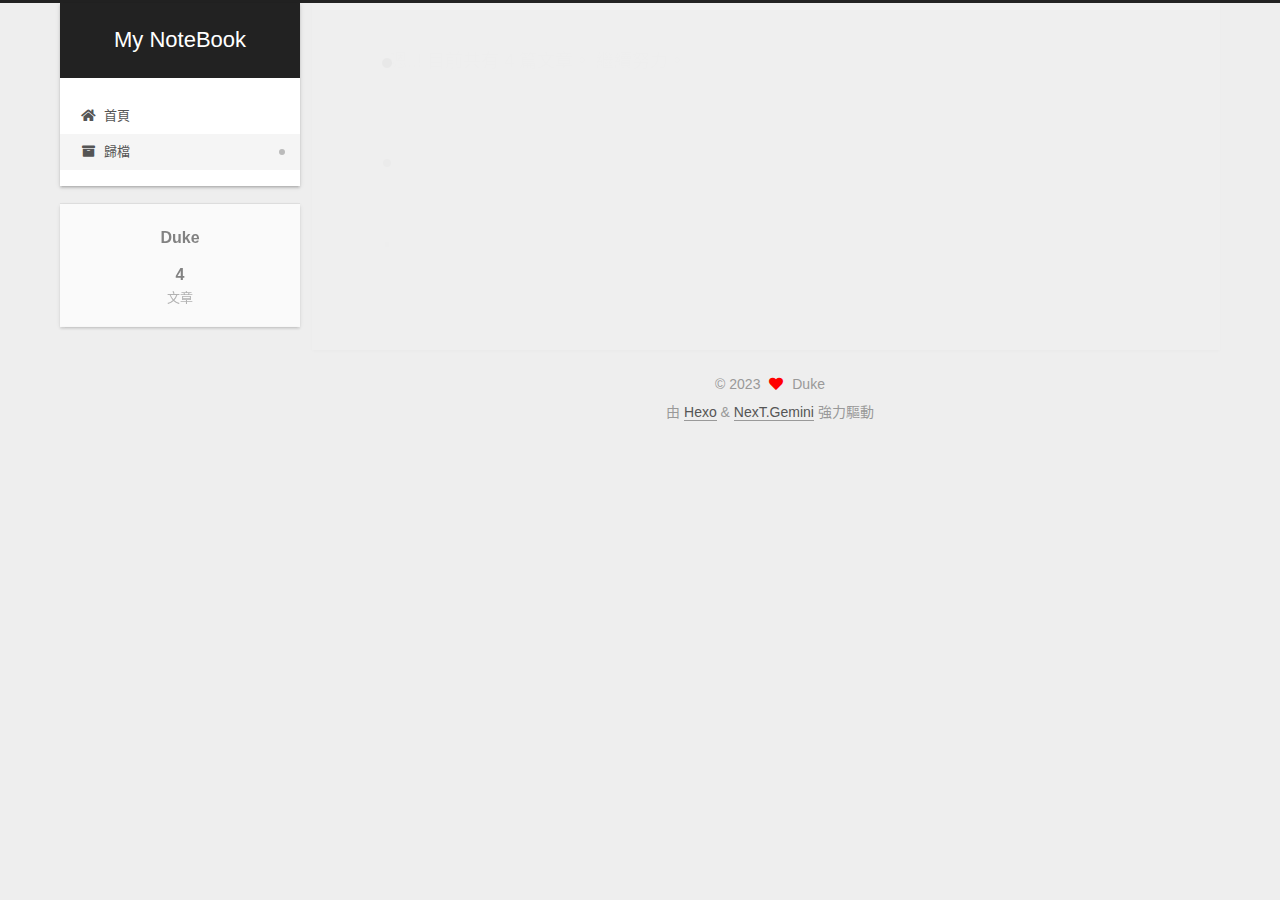
<file: archives/2021/02/index.html>
<!DOCTYPE html>
<html lang="zh-TW">
<head>
  <meta charset="UTF-8">
<meta name="viewport" content="width=device-width, initial-scale=1, maximum-scale=2">
<meta name="theme-color" content="#222">
<meta name="generator" content="Hexo 5.2.0">
  <link rel="apple-touch-icon" sizes="180x180" href="/images/apple-touch-icon-next.png">
  <link rel="icon" type="image/png" sizes="32x32" href="/images/favicon-32x32-next.png">
  <link rel="icon" type="image/png" sizes="16x16" href="/images/favicon-16x16-next.png">
  <link rel="mask-icon" href="/images/logo.svg" color="#222">

<link rel="stylesheet" href="/css/main.css">


<link rel="stylesheet" href="/lib/font-awesome/css/all.min.css">

<script id="hexo-configurations">
    var NexT = window.NexT || {};
    var CONFIG = {"hostname":"topduke.github.io","root":"/","scheme":"Gemini","version":"7.8.0","exturl":false,"sidebar":{"position":"left","display":"post","padding":18,"offset":12,"onmobile":false},"copycode":{"enable":false,"show_result":false,"style":null},"back2top":{"enable":true,"sidebar":false,"scrollpercent":false},"bookmark":{"enable":false,"color":"#222","save":"auto"},"fancybox":false,"mediumzoom":false,"lazyload":false,"pangu":false,"comments":{"style":"tabs","active":null,"storage":true,"lazyload":false,"nav":null},"algolia":{"hits":{"per_page":10},"labels":{"input_placeholder":"Search for Posts","hits_empty":"We didn't find any results for the search: ${query}","hits_stats":"${hits} results found in ${time} ms"}},"localsearch":{"enable":false,"trigger":"auto","top_n_per_article":1,"unescape":false,"preload":false},"motion":{"enable":true,"async":false,"transition":{"post_block":"fadeIn","post_header":"slideDownIn","post_body":"slideDownIn","coll_header":"slideLeftIn","sidebar":"slideUpIn"}}};
  </script>

  <meta property="og:type" content="website">
<meta property="og:title" content="My NoteBook">
<meta property="og:url" content="https://topduke.github.io/archives/2021/02/index.html">
<meta property="og:site_name" content="My NoteBook">
<meta property="og:locale" content="zh_TW">
<meta property="article:author" content="Duke">
<meta name="twitter:card" content="summary">

<link rel="canonical" href="https://topduke.github.io/archives/2021/02/">


<script id="page-configurations">
  // https://hexo.io/docs/variables.html
  CONFIG.page = {
    sidebar: "",
    isHome : false,
    isPost : false,
    lang   : 'zh-TW'
  };
</script>

  <title>歸檔 | My NoteBook</title>
  






  <noscript>
  <style>
  .use-motion .brand,
  .use-motion .menu-item,
  .sidebar-inner,
  .use-motion .post-block,
  .use-motion .pagination,
  .use-motion .comments,
  .use-motion .post-header,
  .use-motion .post-body,
  .use-motion .collection-header { opacity: initial; }

  .use-motion .site-title,
  .use-motion .site-subtitle {
    opacity: initial;
    top: initial;
  }

  .use-motion .logo-line-before i { left: initial; }
  .use-motion .logo-line-after i { right: initial; }
  </style>
</noscript>

</head>

<body itemscope itemtype="http://schema.org/WebPage">
  <div class="container use-motion">
    <div class="headband"></div>

    <header class="header" itemscope itemtype="http://schema.org/WPHeader">
      <div class="header-inner"><div class="site-brand-container">
  <div class="site-nav-toggle">
    <div class="toggle" aria-label="切換導航欄">
      <span class="toggle-line toggle-line-first"></span>
      <span class="toggle-line toggle-line-middle"></span>
      <span class="toggle-line toggle-line-last"></span>
    </div>
  </div>

  <div class="site-meta">

    <a href="/" class="brand" rel="start">
      <span class="logo-line-before"><i></i></span>
      <h1 class="site-title">My NoteBook</h1>
      <span class="logo-line-after"><i></i></span>
    </a>
  </div>

  <div class="site-nav-right">
    <div class="toggle popup-trigger">
    </div>
  </div>
</div>




<nav class="site-nav">
  <ul id="menu" class="main-menu menu">
        <li class="menu-item menu-item-home">

    <a href="/" rel="section"><i class="fa fa-home fa-fw"></i>首頁</a>

  </li>
        <li class="menu-item menu-item-archives">

    <a href="/archives/" rel="section"><i class="fa fa-archive fa-fw"></i>歸檔</a>

  </li>
  </ul>
</nav>




</div>
    </header>

    
  <div class="back-to-top">
    <i class="fa fa-arrow-up"></i>
    <span>0%</span>
  </div>


    <main class="main">
      <div class="main-inner">
        <div class="content-wrap">
          

          <div class="content archive">
            

  
  
  
  <div class="post-block">
    <div class="posts-collapse">
      <div class="collection-title">
        <span class="collection-header">嗯..! 目前共有 4 篇文章。 繼續努力。</span>
      </div>

      
    <div class="collection-year">
      <span class="collection-header">2021</span>
    </div>

  <article itemscope itemtype="http://schema.org/Article">
    <header class="post-header">

      <div class="post-meta">
        <time itemprop="dateCreated"
              datetime="2021-02-12T23:15:48+08:00"
              content="2021-02-12">
          02-12
        </time>
      </div>

      <div class="post-title">
          <a class="post-title-link" href="/2021/02/12/FuseDashboard/" itemprop="url">
            <span itemprop="name">FuseDashboard</span>
          </a>
      </div>

    </header>
  </article>


    </div>
  </div>
  
  
  

  



          </div>
          

<script>
  window.addEventListener('tabs:register', () => {
    let { activeClass } = CONFIG.comments;
    if (CONFIG.comments.storage) {
      activeClass = localStorage.getItem('comments_active') || activeClass;
    }
    if (activeClass) {
      let activeTab = document.querySelector(`a[href="#comment-${activeClass}"]`);
      if (activeTab) {
        activeTab.click();
      }
    }
  });
  if (CONFIG.comments.storage) {
    window.addEventListener('tabs:click', event => {
      if (!event.target.matches('.tabs-comment .tab-content .tab-pane')) return;
      let commentClass = event.target.classList[1];
      localStorage.setItem('comments_active', commentClass);
    });
  }
</script>

        </div>
          
  
  <div class="toggle sidebar-toggle">
    <span class="toggle-line toggle-line-first"></span>
    <span class="toggle-line toggle-line-middle"></span>
    <span class="toggle-line toggle-line-last"></span>
  </div>

  <aside class="sidebar">
    <div class="sidebar-inner">

      <ul class="sidebar-nav motion-element">
        <li class="sidebar-nav-toc">
          文章目錄
        </li>
        <li class="sidebar-nav-overview">
          本站概要
        </li>
      </ul>

      <!--noindex-->
      <div class="post-toc-wrap sidebar-panel">
      </div>
      <!--/noindex-->

      <div class="site-overview-wrap sidebar-panel">
        <div class="site-author motion-element" itemprop="author" itemscope itemtype="http://schema.org/Person">
  <p class="site-author-name" itemprop="name">Duke</p>
  <div class="site-description" itemprop="description"></div>
</div>
<div class="site-state-wrap motion-element">
  <nav class="site-state">
      <div class="site-state-item site-state-posts">
          <a href="/archives/">
        
          <span class="site-state-item-count">4</span>
          <span class="site-state-item-name">文章</span>
        </a>
      </div>
  </nav>
</div>



      </div>

    </div>
  </aside>
  <div id="sidebar-dimmer"></div>


      </div>
    </main>

    <footer class="footer">
      <div class="footer-inner">
        

        

<div class="copyright">
  
  &copy; 
  <span itemprop="copyrightYear">2023</span>
  <span class="with-love">
    <i class="fa fa-heart"></i>
  </span>
  <span class="author" itemprop="copyrightHolder">Duke</span>
</div>
  <div class="powered-by">由 <a href="https://hexo.io/" class="theme-link" rel="noopener" target="_blank">Hexo</a> & <a href="https://theme-next.org/" class="theme-link" rel="noopener" target="_blank">NexT.Gemini</a> 強力驅動
  </div>

        








      </div>
    </footer>
  </div>

  
  <script src="/lib/anime.min.js"></script>
  <script src="/lib/velocity/velocity.min.js"></script>
  <script src="/lib/velocity/velocity.ui.min.js"></script>

<script src="/js/utils.js"></script>

<script src="/js/motion.js"></script>


<script src="/js/schemes/pisces.js"></script>


<script src="/js/next-boot.js"></script>




  















  

  

</body>
</html>
</file>
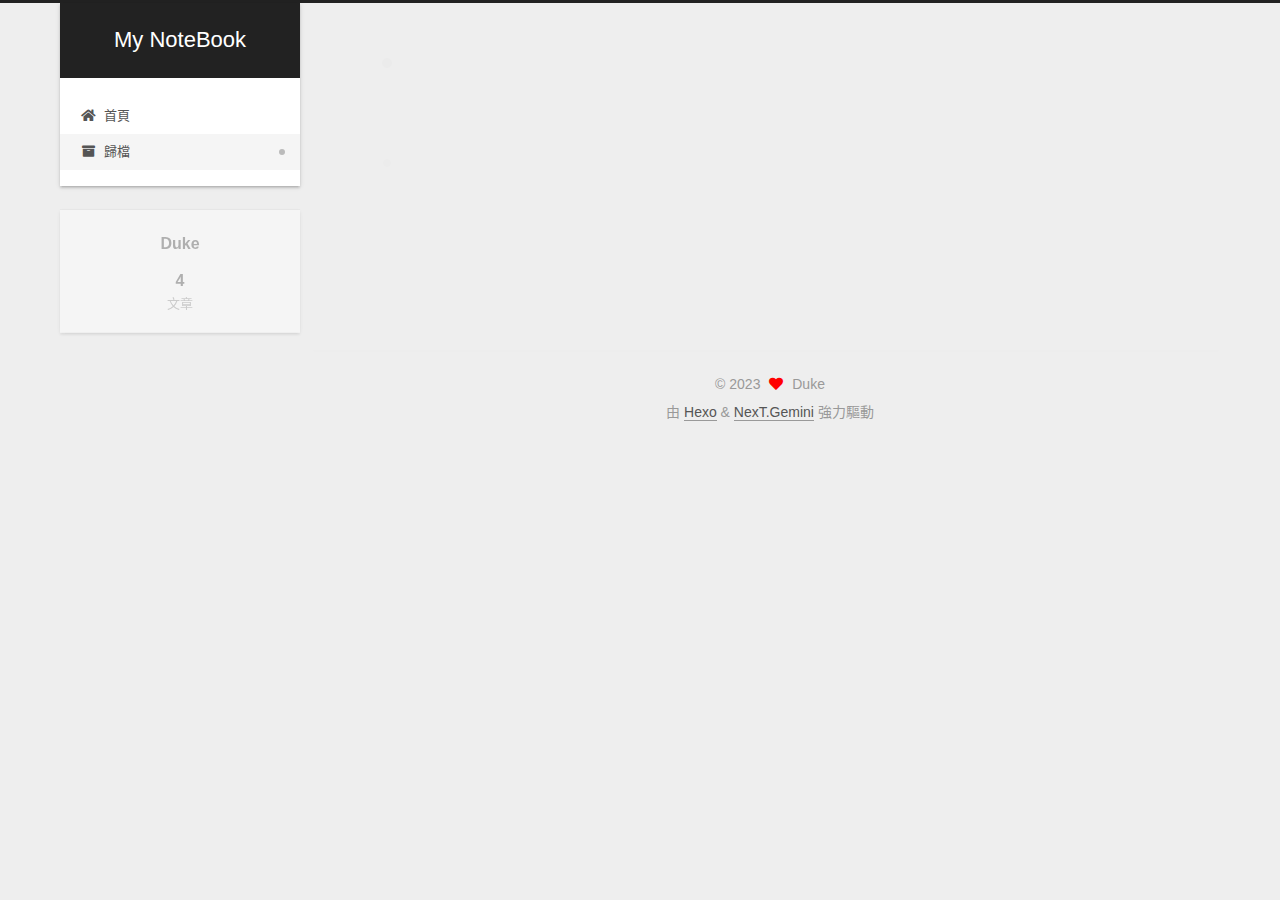
<file: archives/2022/10/index.html>
<!DOCTYPE html>
<html lang="zh-TW">
<head>
  <meta charset="UTF-8">
<meta name="viewport" content="width=device-width, initial-scale=1, maximum-scale=2">
<meta name="theme-color" content="#222">
<meta name="generator" content="Hexo 5.2.0">
  <link rel="apple-touch-icon" sizes="180x180" href="/images/apple-touch-icon-next.png">
  <link rel="icon" type="image/png" sizes="32x32" href="/images/favicon-32x32-next.png">
  <link rel="icon" type="image/png" sizes="16x16" href="/images/favicon-16x16-next.png">
  <link rel="mask-icon" href="/images/logo.svg" color="#222">

<link rel="stylesheet" href="/css/main.css">


<link rel="stylesheet" href="/lib/font-awesome/css/all.min.css">

<script id="hexo-configurations">
    var NexT = window.NexT || {};
    var CONFIG = {"hostname":"topduke.github.io","root":"/","scheme":"Gemini","version":"7.8.0","exturl":false,"sidebar":{"position":"left","display":"post","padding":18,"offset":12,"onmobile":false},"copycode":{"enable":false,"show_result":false,"style":null},"back2top":{"enable":true,"sidebar":false,"scrollpercent":false},"bookmark":{"enable":false,"color":"#222","save":"auto"},"fancybox":false,"mediumzoom":false,"lazyload":false,"pangu":false,"comments":{"style":"tabs","active":null,"storage":true,"lazyload":false,"nav":null},"algolia":{"hits":{"per_page":10},"labels":{"input_placeholder":"Search for Posts","hits_empty":"We didn't find any results for the search: ${query}","hits_stats":"${hits} results found in ${time} ms"}},"localsearch":{"enable":false,"trigger":"auto","top_n_per_article":1,"unescape":false,"preload":false},"motion":{"enable":true,"async":false,"transition":{"post_block":"fadeIn","post_header":"slideDownIn","post_body":"slideDownIn","coll_header":"slideLeftIn","sidebar":"slideUpIn"}}};
  </script>

  <meta property="og:type" content="website">
<meta property="og:title" content="My NoteBook">
<meta property="og:url" content="https://topduke.github.io/archives/2022/10/index.html">
<meta property="og:site_name" content="My NoteBook">
<meta property="og:locale" content="zh_TW">
<meta property="article:author" content="Duke">
<meta name="twitter:card" content="summary">

<link rel="canonical" href="https://topduke.github.io/archives/2022/10/">


<script id="page-configurations">
  // https://hexo.io/docs/variables.html
  CONFIG.page = {
    sidebar: "",
    isHome : false,
    isPost : false,
    lang   : 'zh-TW'
  };
</script>

  <title>歸檔 | My NoteBook</title>
  






  <noscript>
  <style>
  .use-motion .brand,
  .use-motion .menu-item,
  .sidebar-inner,
  .use-motion .post-block,
  .use-motion .pagination,
  .use-motion .comments,
  .use-motion .post-header,
  .use-motion .post-body,
  .use-motion .collection-header { opacity: initial; }

  .use-motion .site-title,
  .use-motion .site-subtitle {
    opacity: initial;
    top: initial;
  }

  .use-motion .logo-line-before i { left: initial; }
  .use-motion .logo-line-after i { right: initial; }
  </style>
</noscript>

</head>

<body itemscope itemtype="http://schema.org/WebPage">
  <div class="container use-motion">
    <div class="headband"></div>

    <header class="header" itemscope itemtype="http://schema.org/WPHeader">
      <div class="header-inner"><div class="site-brand-container">
  <div class="site-nav-toggle">
    <div class="toggle" aria-label="切換導航欄">
      <span class="toggle-line toggle-line-first"></span>
      <span class="toggle-line toggle-line-middle"></span>
      <span class="toggle-line toggle-line-last"></span>
    </div>
  </div>

  <div class="site-meta">

    <a href="/" class="brand" rel="start">
      <span class="logo-line-before"><i></i></span>
      <h1 class="site-title">My NoteBook</h1>
      <span class="logo-line-after"><i></i></span>
    </a>
  </div>

  <div class="site-nav-right">
    <div class="toggle popup-trigger">
    </div>
  </div>
</div>




<nav class="site-nav">
  <ul id="menu" class="main-menu menu">
        <li class="menu-item menu-item-home">

    <a href="/" rel="section"><i class="fa fa-home fa-fw"></i>首頁</a>

  </li>
        <li class="menu-item menu-item-archives">

    <a href="/archives/" rel="section"><i class="fa fa-archive fa-fw"></i>歸檔</a>

  </li>
  </ul>
</nav>




</div>
    </header>

    
  <div class="back-to-top">
    <i class="fa fa-arrow-up"></i>
    <span>0%</span>
  </div>


    <main class="main">
      <div class="main-inner">
        <div class="content-wrap">
          

          <div class="content archive">
            

  
  
  
  <div class="post-block">
    <div class="posts-collapse">
      <div class="collection-title">
        <span class="collection-header">嗯..! 目前共有 4 篇文章。 繼續努力。</span>
      </div>

      
    <div class="collection-year">
      <span class="collection-header">2022</span>
    </div>

  <article itemscope itemtype="http://schema.org/Article">
    <header class="post-header">

      <div class="post-meta">
        <time itemprop="dateCreated"
              datetime="2022-10-16T00:35:54+08:00"
              content="2022-10-16">
          10-16
        </time>
      </div>

      <div class="post-title">
          <a class="post-title-link" href="/2022/10/16/webapi/" itemprop="url">
            <span itemprop="name">webapi</span>
          </a>
      </div>

    </header>
  </article>


    </div>
  </div>
  
  
  

  



          </div>
          

<script>
  window.addEventListener('tabs:register', () => {
    let { activeClass } = CONFIG.comments;
    if (CONFIG.comments.storage) {
      activeClass = localStorage.getItem('comments_active') || activeClass;
    }
    if (activeClass) {
      let activeTab = document.querySelector(`a[href="#comment-${activeClass}"]`);
      if (activeTab) {
        activeTab.click();
      }
    }
  });
  if (CONFIG.comments.storage) {
    window.addEventListener('tabs:click', event => {
      if (!event.target.matches('.tabs-comment .tab-content .tab-pane')) return;
      let commentClass = event.target.classList[1];
      localStorage.setItem('comments_active', commentClass);
    });
  }
</script>

        </div>
          
  
  <div class="toggle sidebar-toggle">
    <span class="toggle-line toggle-line-first"></span>
    <span class="toggle-line toggle-line-middle"></span>
    <span class="toggle-line toggle-line-last"></span>
  </div>

  <aside class="sidebar">
    <div class="sidebar-inner">

      <ul class="sidebar-nav motion-element">
        <li class="sidebar-nav-toc">
          文章目錄
        </li>
        <li class="sidebar-nav-overview">
          本站概要
        </li>
      </ul>

      <!--noindex-->
      <div class="post-toc-wrap sidebar-panel">
      </div>
      <!--/noindex-->

      <div class="site-overview-wrap sidebar-panel">
        <div class="site-author motion-element" itemprop="author" itemscope itemtype="http://schema.org/Person">
  <p class="site-author-name" itemprop="name">Duke</p>
  <div class="site-description" itemprop="description"></div>
</div>
<div class="site-state-wrap motion-element">
  <nav class="site-state">
      <div class="site-state-item site-state-posts">
          <a href="/archives/">
        
          <span class="site-state-item-count">4</span>
          <span class="site-state-item-name">文章</span>
        </a>
      </div>
  </nav>
</div>



      </div>

    </div>
  </aside>
  <div id="sidebar-dimmer"></div>


      </div>
    </main>

    <footer class="footer">
      <div class="footer-inner">
        

        

<div class="copyright">
  
  &copy; 
  <span itemprop="copyrightYear">2023</span>
  <span class="with-love">
    <i class="fa fa-heart"></i>
  </span>
  <span class="author" itemprop="copyrightHolder">Duke</span>
</div>
  <div class="powered-by">由 <a href="https://hexo.io/" class="theme-link" rel="noopener" target="_blank">Hexo</a> & <a href="https://theme-next.org/" class="theme-link" rel="noopener" target="_blank">NexT.Gemini</a> 強力驅動
  </div>

        








      </div>
    </footer>
  </div>

  
  <script src="/lib/anime.min.js"></script>
  <script src="/lib/velocity/velocity.min.js"></script>
  <script src="/lib/velocity/velocity.ui.min.js"></script>

<script src="/js/utils.js"></script>

<script src="/js/motion.js"></script>


<script src="/js/schemes/pisces.js"></script>


<script src="/js/next-boot.js"></script>




  















  

  

</body>
</html>
</file>
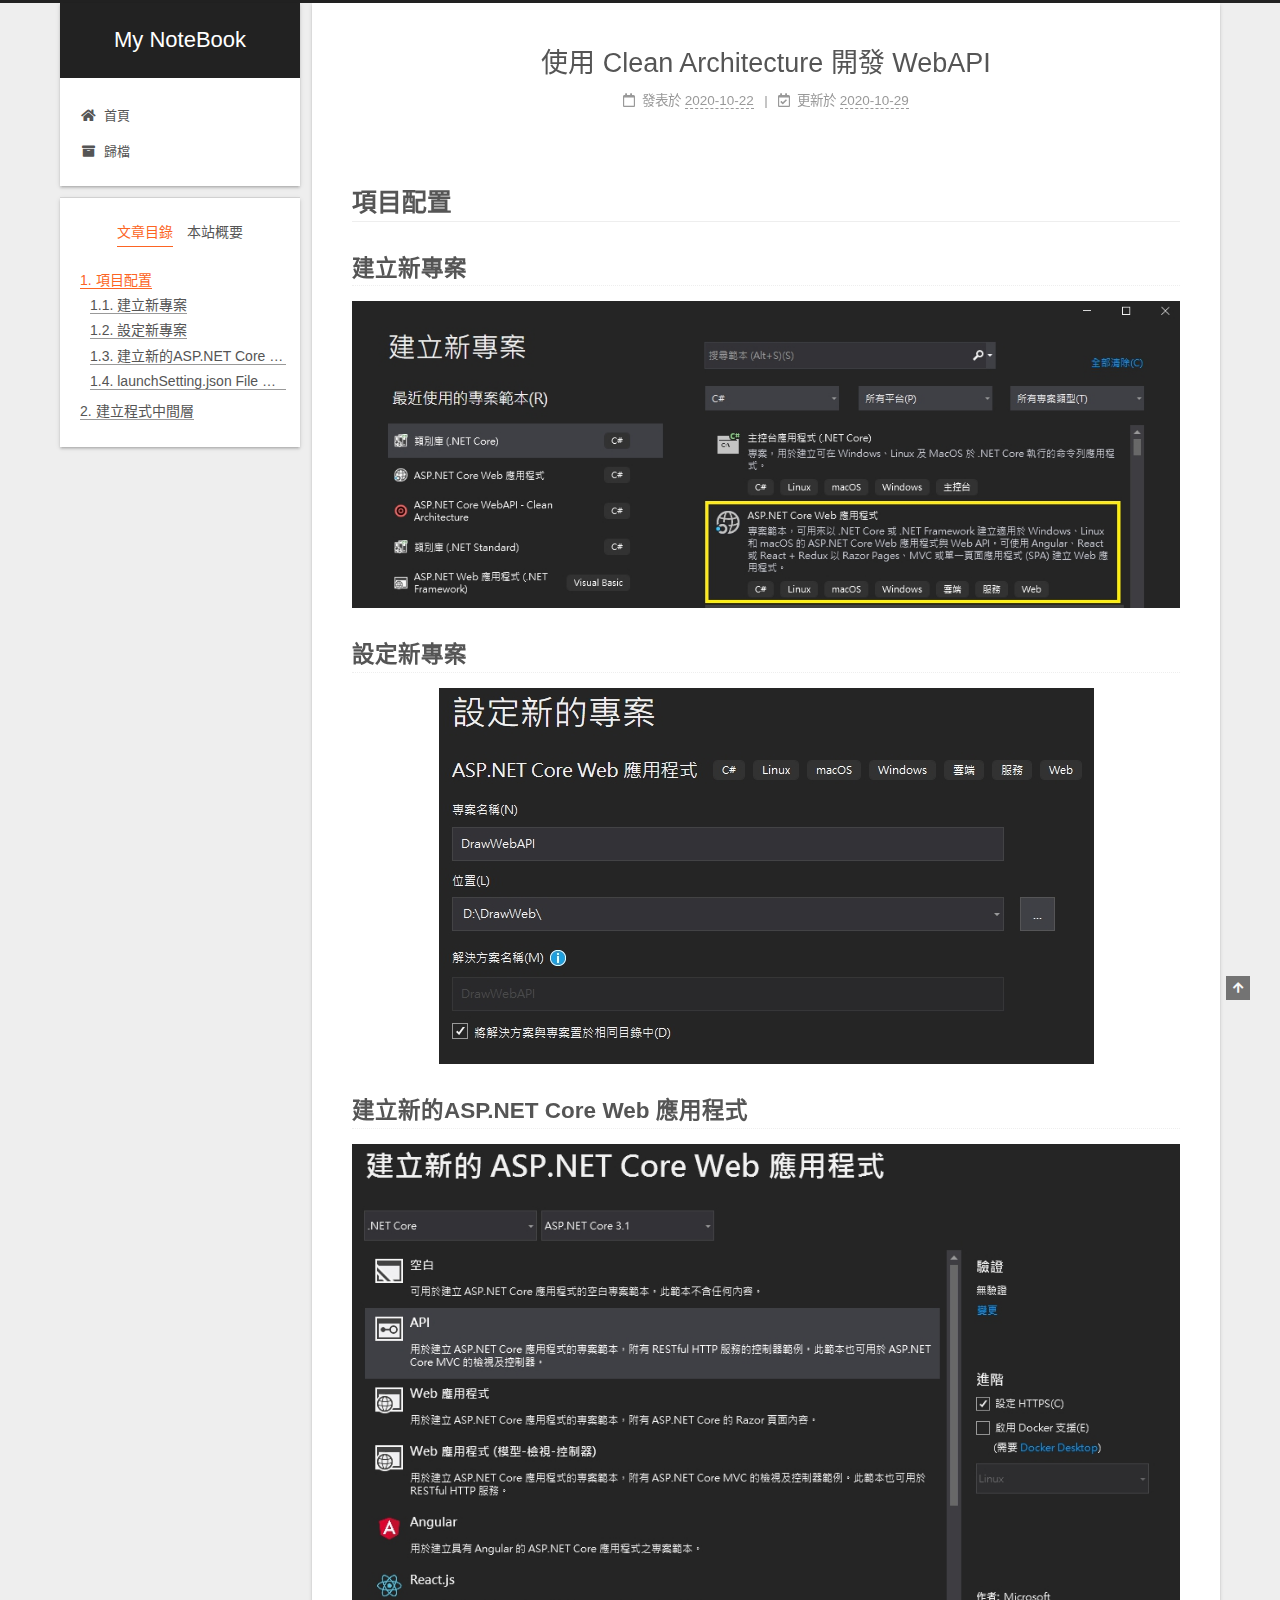
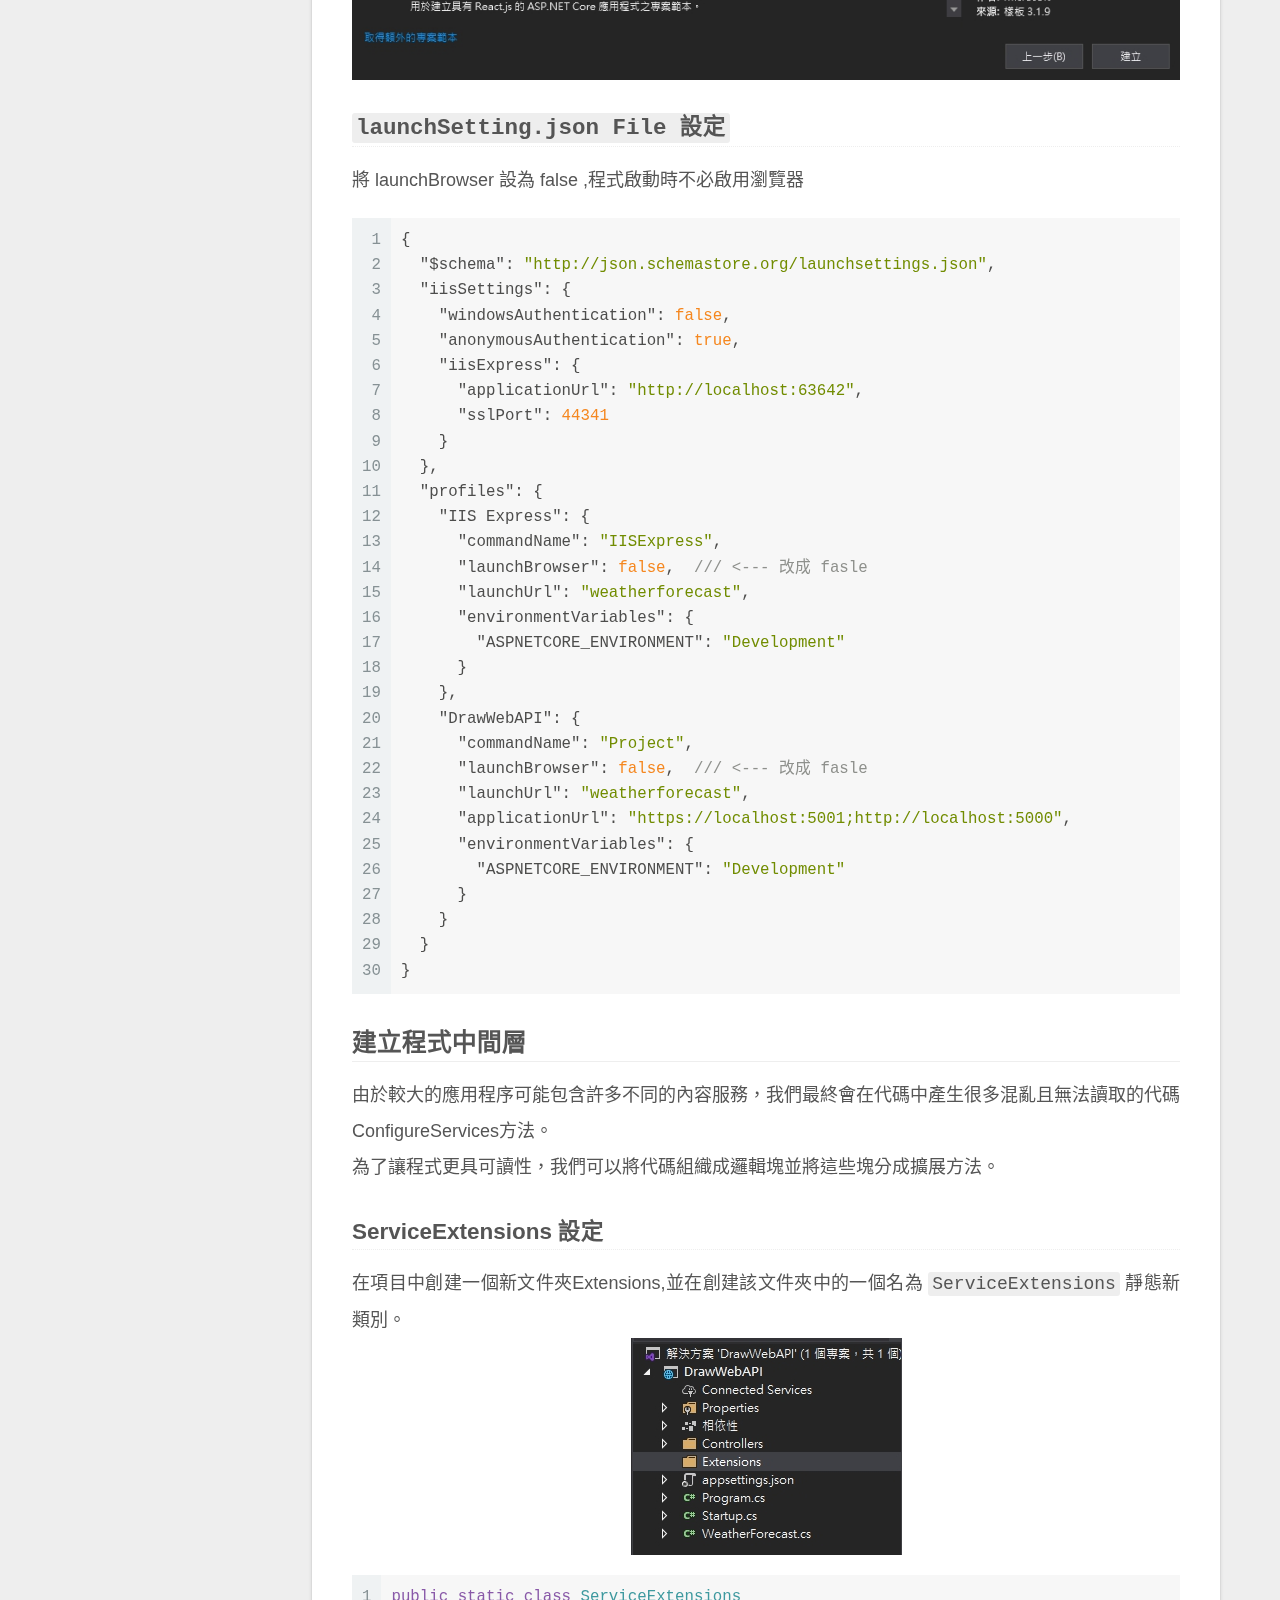
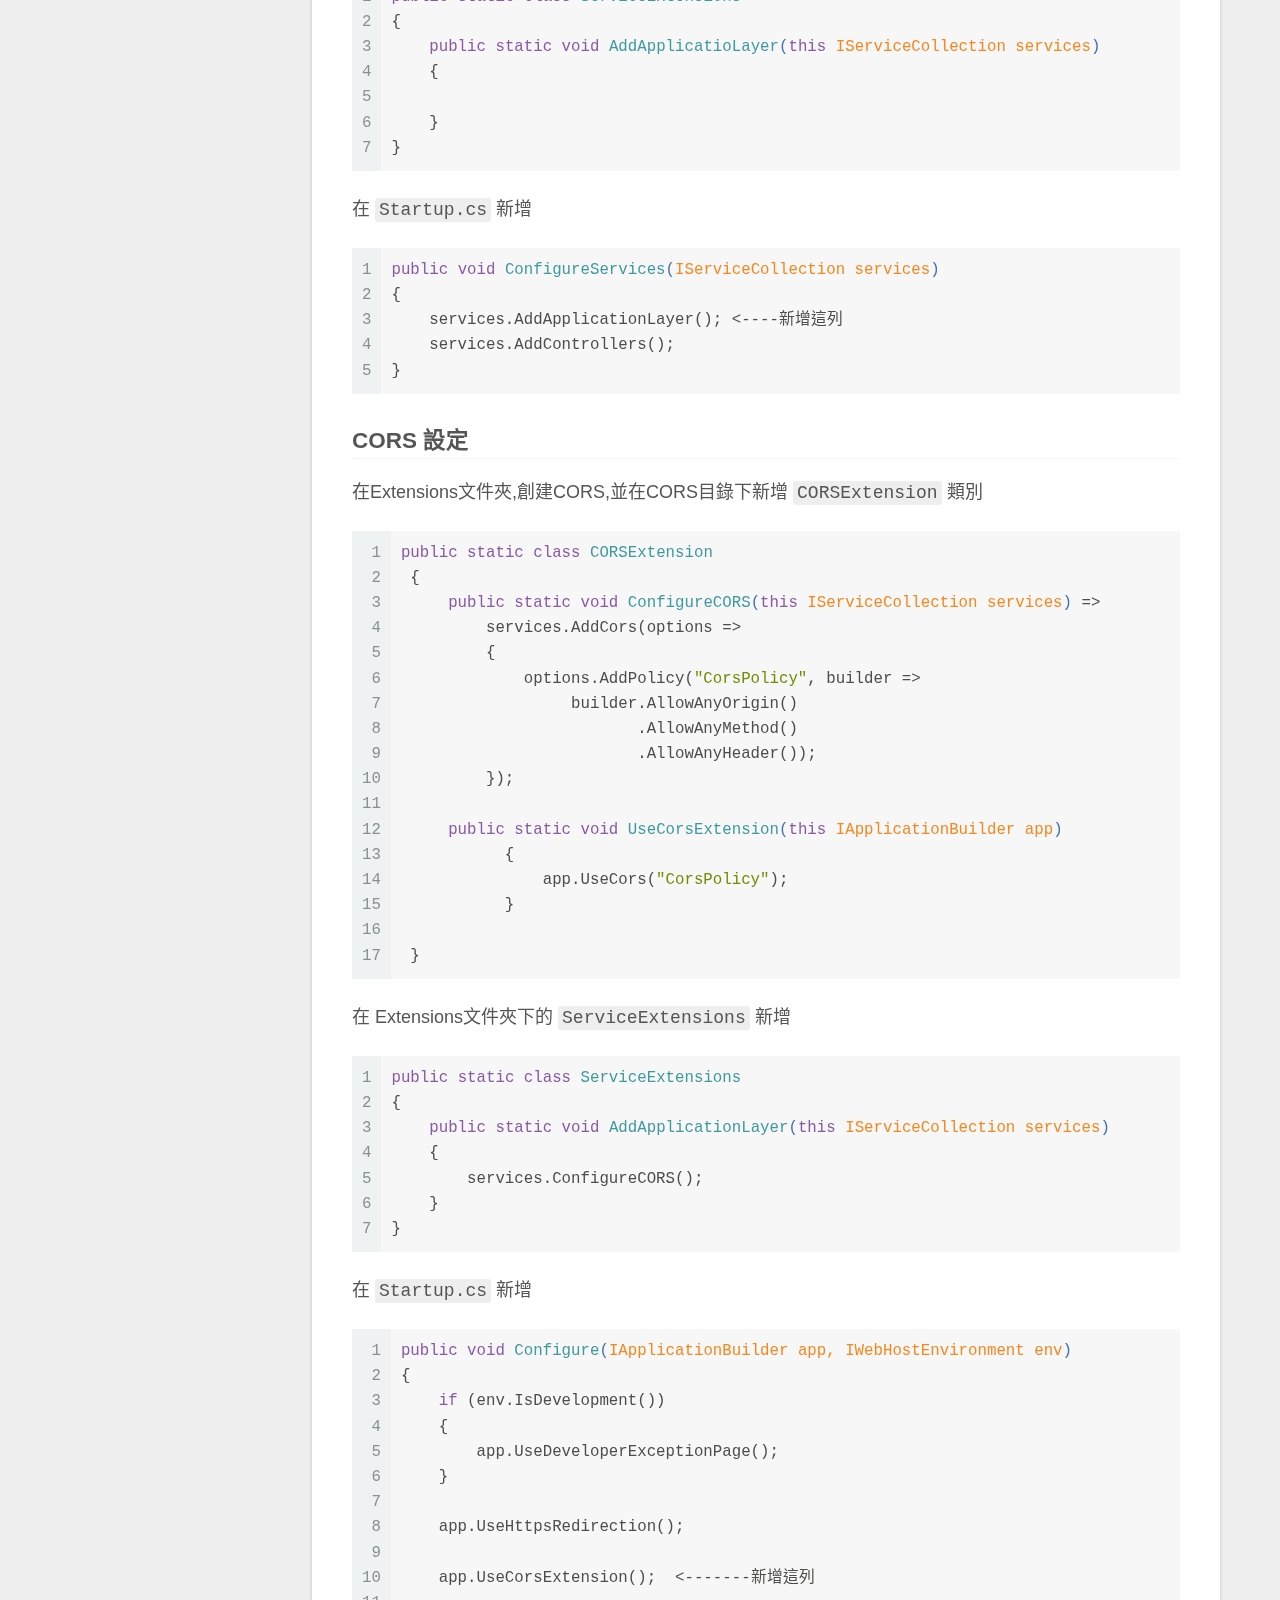
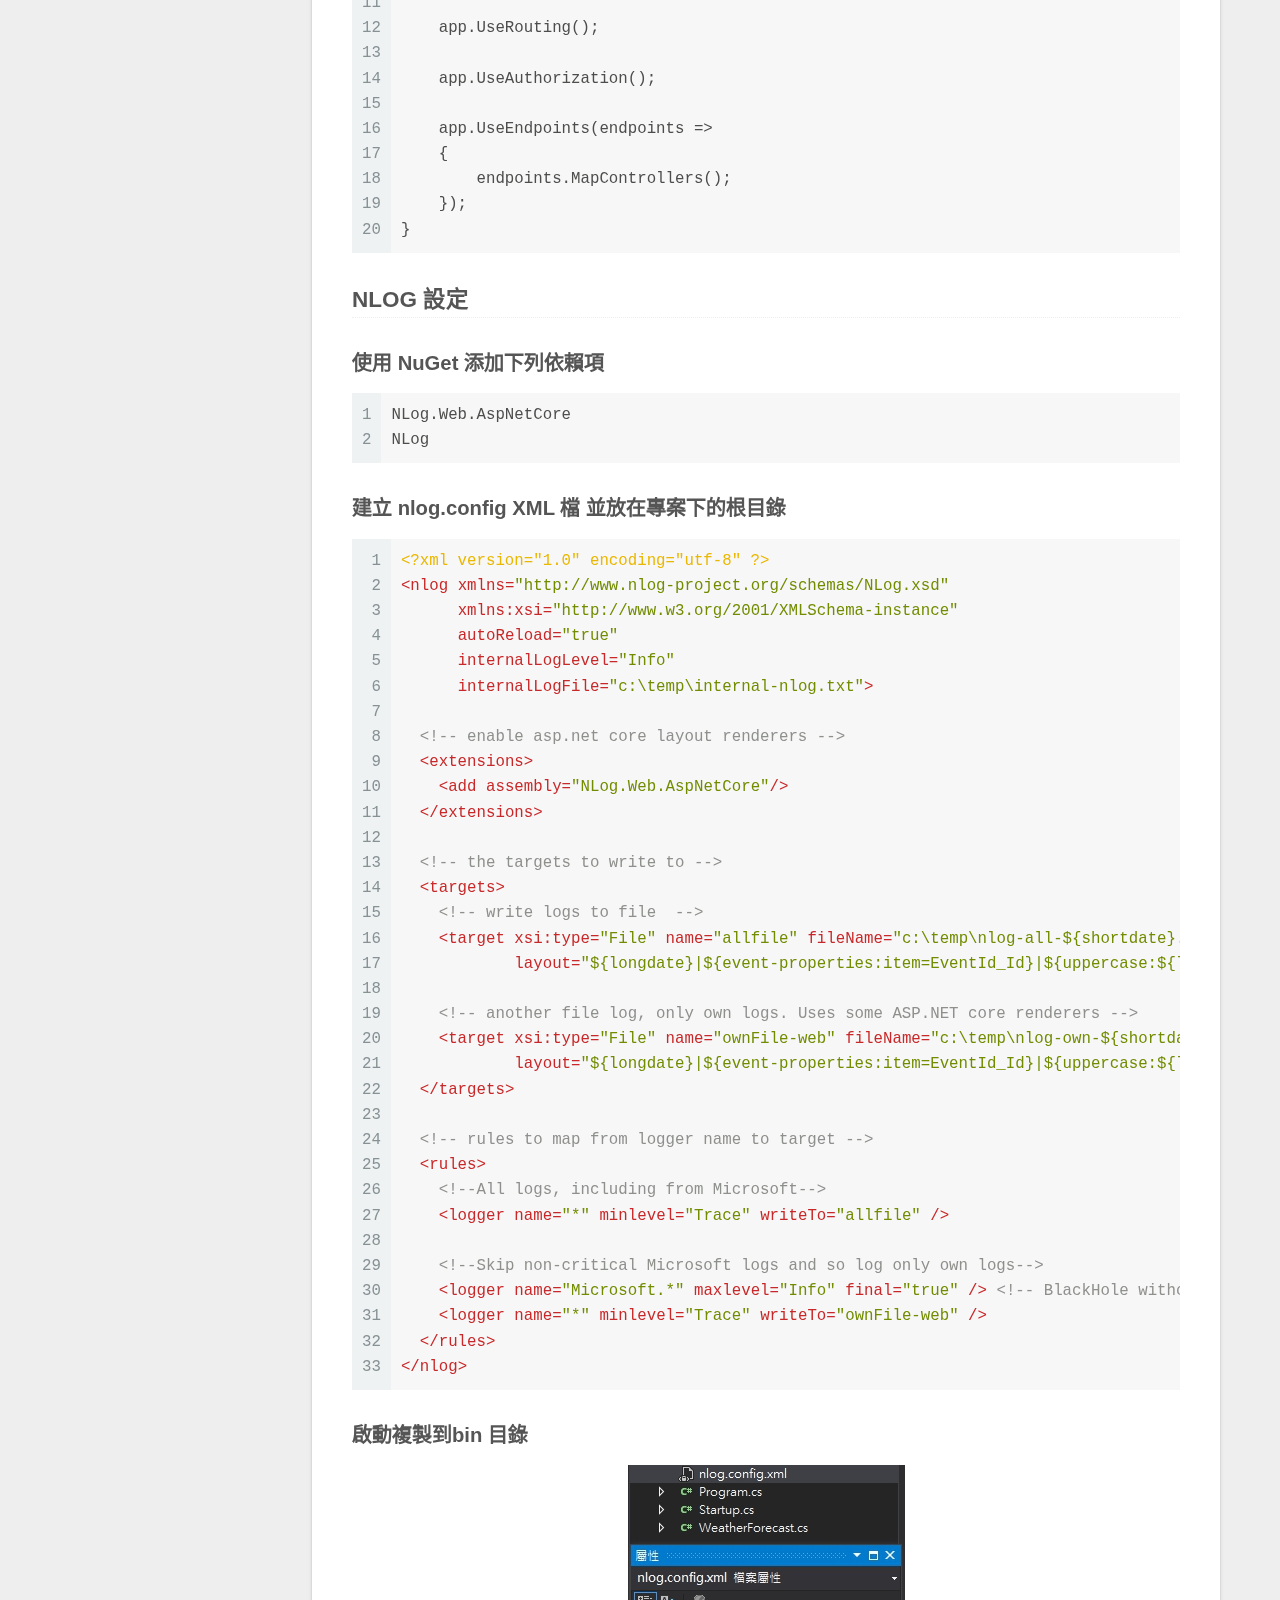
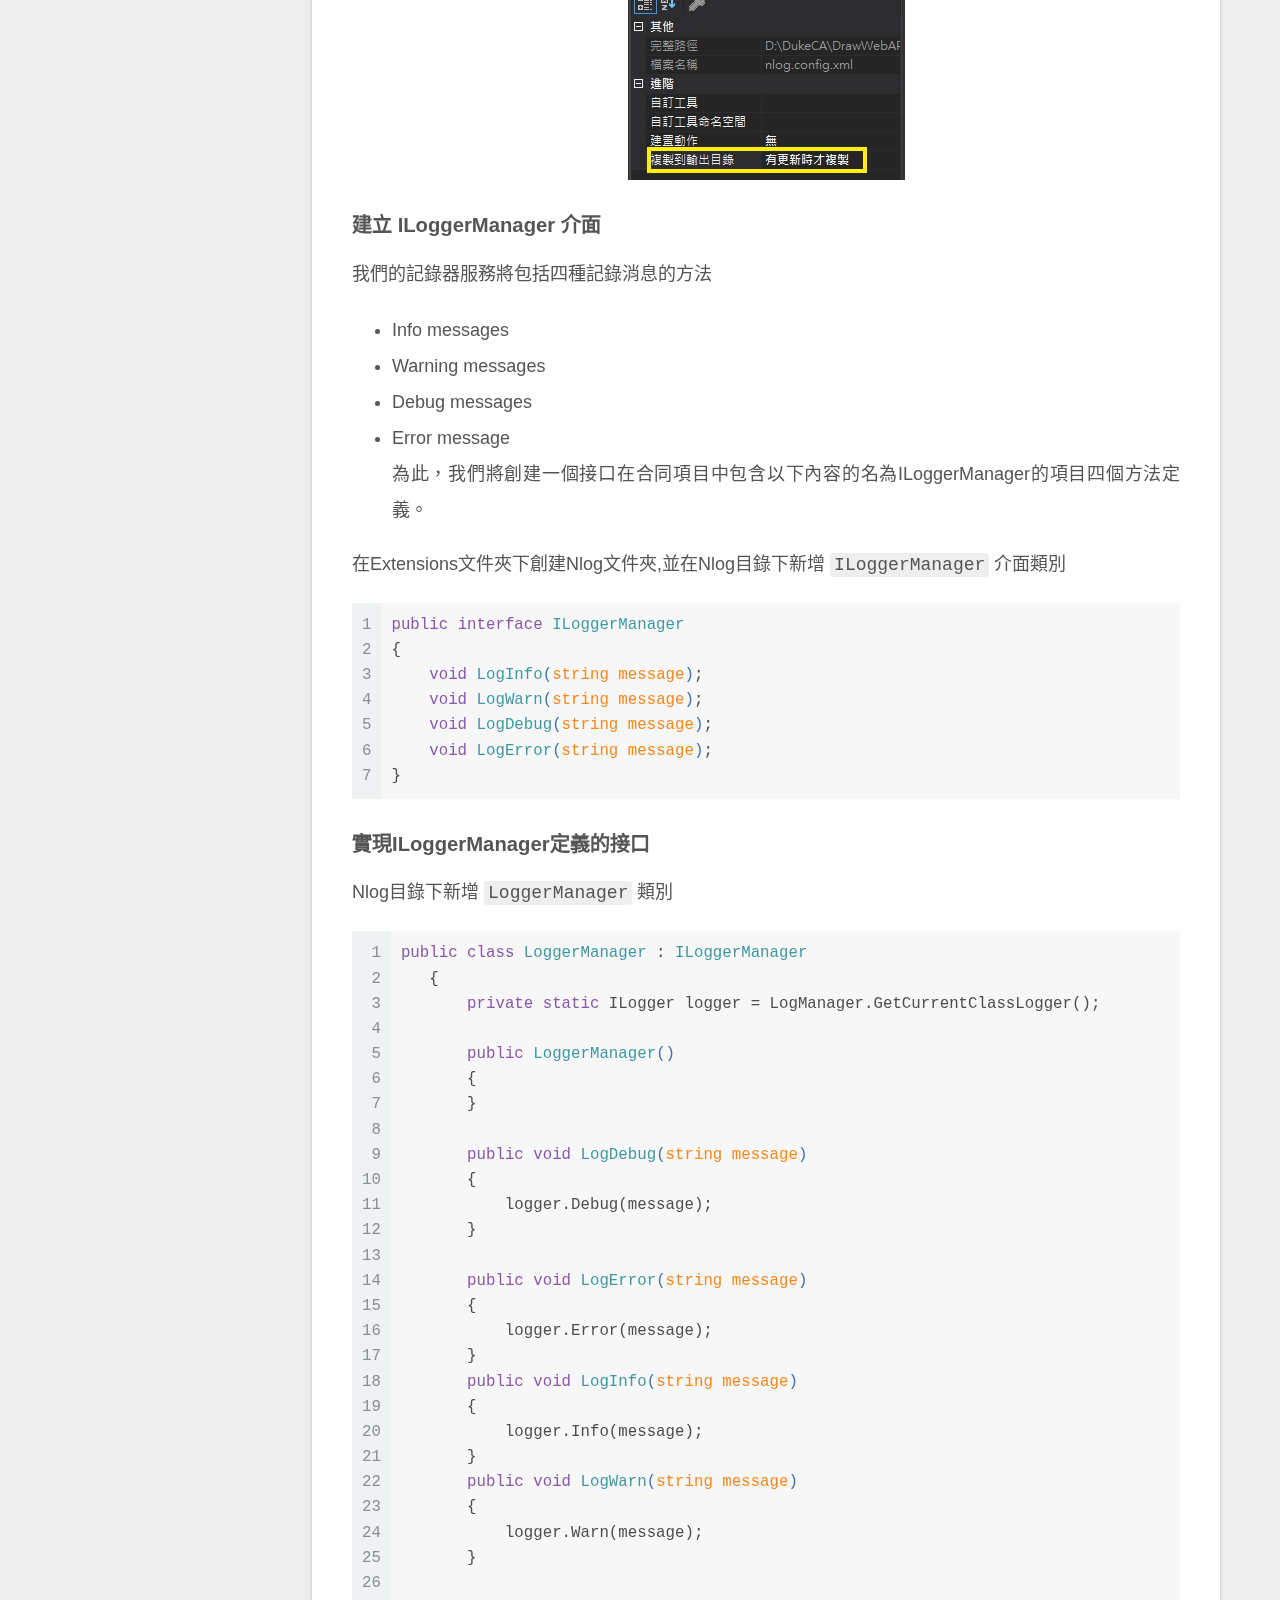
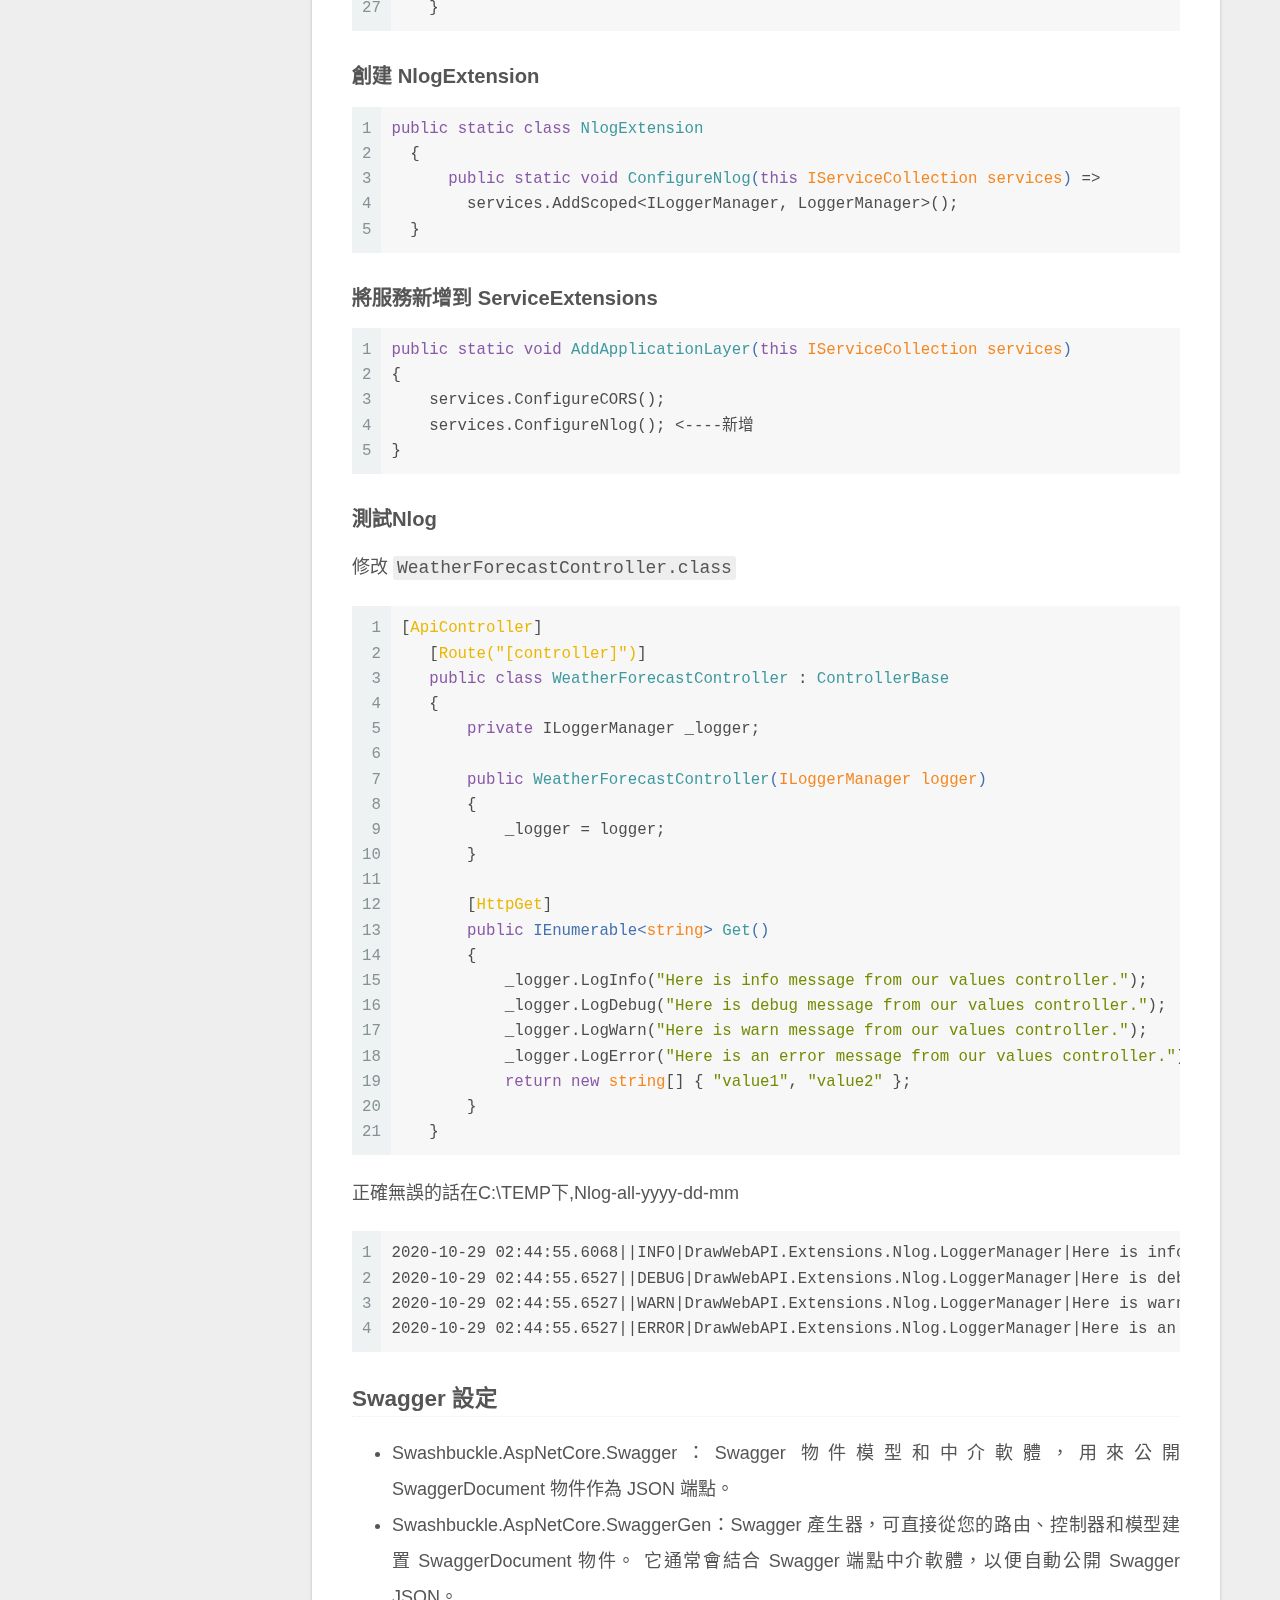
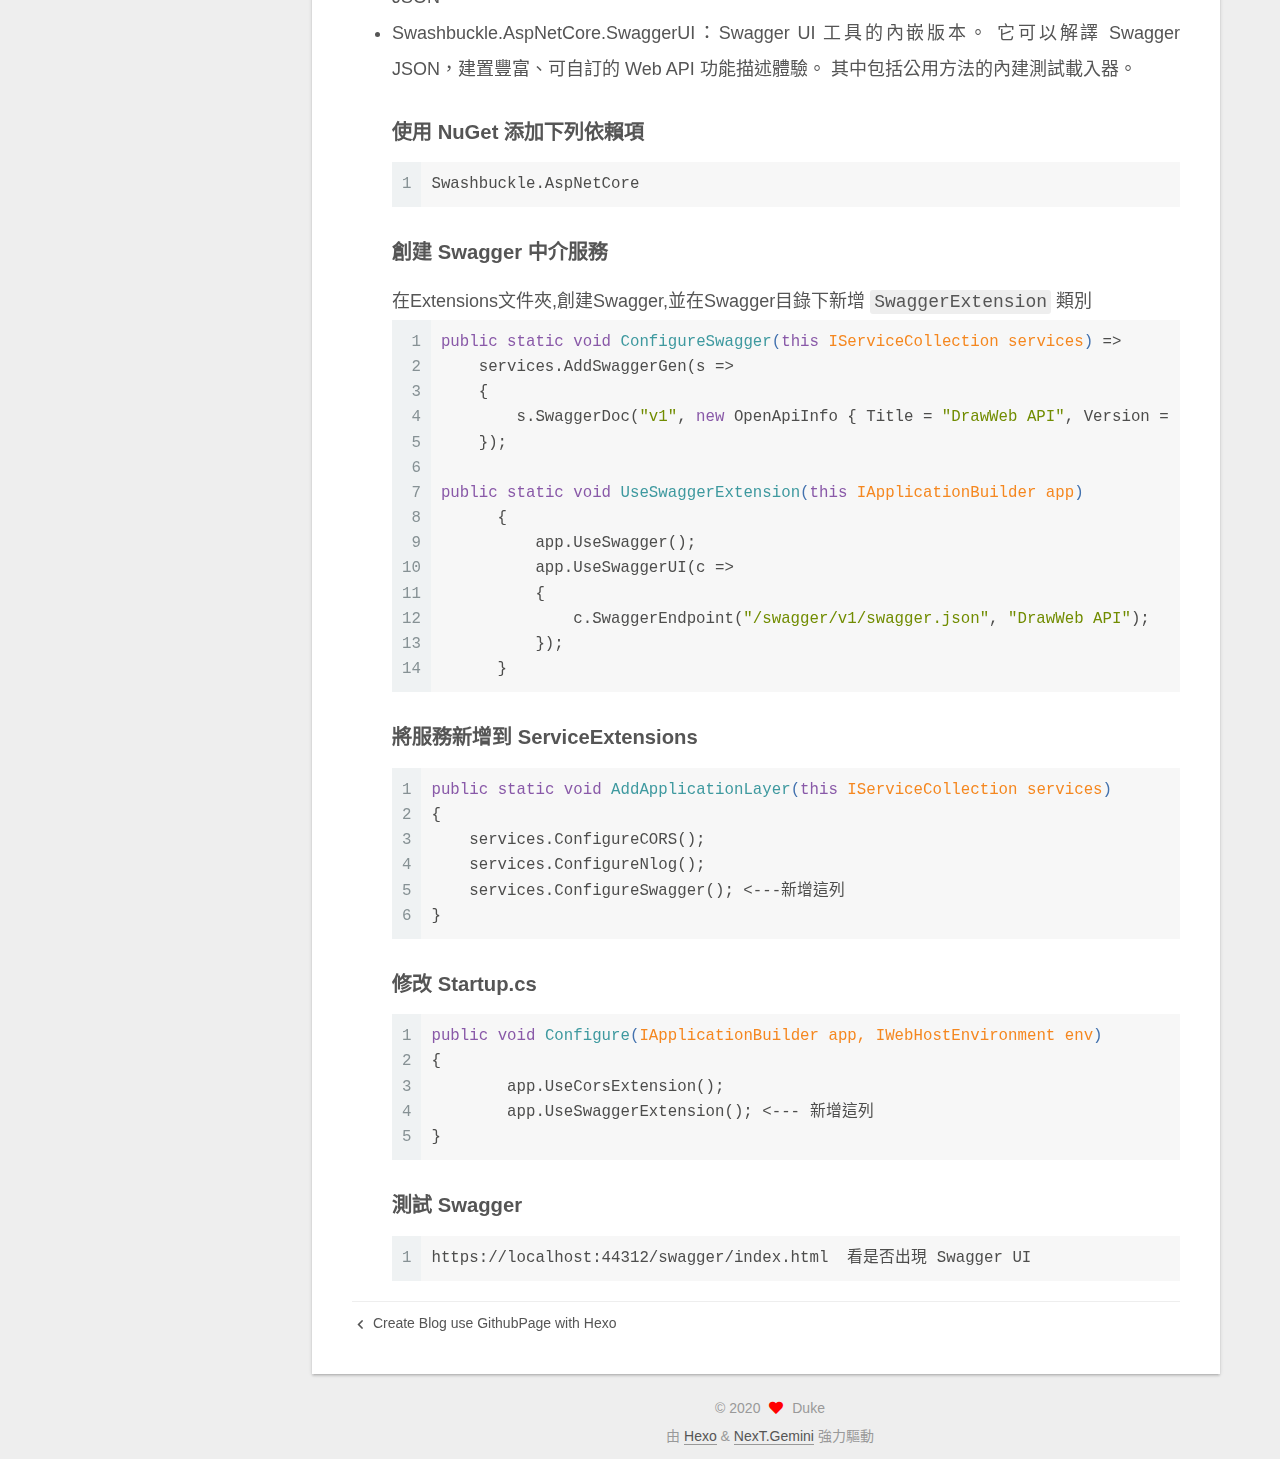
<file: 2020/10/22/cleanarchitecture/index.html>
<!DOCTYPE html>
<html lang="zh-TW">
<head>
  <meta charset="UTF-8">
<meta name="viewport" content="width=device-width, initial-scale=1, maximum-scale=2">
<meta name="theme-color" content="#222">
<meta name="generator" content="Hexo 5.2.0">
  <link rel="apple-touch-icon" sizes="180x180" href="/images/apple-touch-icon-next.png">
  <link rel="icon" type="image/png" sizes="32x32" href="/images/favicon-32x32-next.png">
  <link rel="icon" type="image/png" sizes="16x16" href="/images/favicon-16x16-next.png">
  <link rel="mask-icon" href="/images/logo.svg" color="#222">

<link rel="stylesheet" href="/css/main.css">


<link rel="stylesheet" href="/lib/font-awesome/css/all.min.css">

<script id="hexo-configurations">
    var NexT = window.NexT || {};
    var CONFIG = {"hostname":"topduke.github.io","root":"/","scheme":"Gemini","version":"7.8.0","exturl":false,"sidebar":{"position":"left","display":"post","padding":18,"offset":12,"onmobile":false},"copycode":{"enable":false,"show_result":false,"style":null},"back2top":{"enable":true,"sidebar":false,"scrollpercent":false},"bookmark":{"enable":false,"color":"#222","save":"auto"},"fancybox":false,"mediumzoom":false,"lazyload":false,"pangu":false,"comments":{"style":"tabs","active":null,"storage":true,"lazyload":false,"nav":null},"algolia":{"hits":{"per_page":10},"labels":{"input_placeholder":"Search for Posts","hits_empty":"We didn't find any results for the search: ${query}","hits_stats":"${hits} results found in ${time} ms"}},"localsearch":{"enable":false,"trigger":"auto","top_n_per_article":1,"unescape":false,"preload":false},"motion":{"enable":true,"async":false,"transition":{"post_block":"fadeIn","post_header":"slideDownIn","post_body":"slideDownIn","coll_header":"slideLeftIn","sidebar":"slideUpIn"}}};
  </script>

  <meta name="description" content="項目配置建立新專案 設定新專案 建立新的ASP.NET Core Web 應用程式 launchSetting.json File 設定將 launchBrowser 設為 false ,程式啟動時不必啟用瀏覽器 123456789101112131415161718192021222324252627282930&amp;#123;  &quot;$schema&quot;: &quot;http:&#x2F;&#x2F;">
<meta property="og:type" content="article">
<meta property="og:title" content="使用 Clean Architecture 開發 WebAPI">
<meta property="og:url" content="https://topduke.github.io/2020/10/22/CleanArchitecture/index.html">
<meta property="og:site_name" content="My NoteBook">
<meta property="og:description" content="項目配置建立新專案 設定新專案 建立新的ASP.NET Core Web 應用程式 launchSetting.json File 設定將 launchBrowser 設為 false ,程式啟動時不必啟用瀏覽器 123456789101112131415161718192021222324252627282930&amp;#123;  &quot;$schema&quot;: &quot;http:&#x2F;&#x2F;">
<meta property="og:locale" content="zh_TW">
<meta property="og:image" content="https://topduke.github.io/2020/10/22/CleanArchitecture/1603474266366.jpg">
<meta property="og:image" content="https://topduke.github.io/2020/10/22/CleanArchitecture/1603474777374.jpg">
<meta property="og:image" content="https://topduke.github.io/2020/10/22/CleanArchitecture/1603474906746.jpg">
<meta property="og:image" content="https://topduke.github.io/2020/10/22/CleanArchitecture/1603738487898.jpg">
<meta property="og:image" content="https://topduke.github.io/2020/10/22/CleanArchitecture/1603809858747.jpg">
<meta property="article:published_time" content="2020-10-21T17:49:03.000Z">
<meta property="article:modified_time" content="2020-10-28T20:25:22.014Z">
<meta property="article:author" content="Duke">
<meta name="twitter:card" content="summary">
<meta name="twitter:image" content="https://topduke.github.io/2020/10/22/CleanArchitecture/1603474266366.jpg">

<link rel="canonical" href="https://topduke.github.io/2020/10/22/CleanArchitecture/">


<script id="page-configurations">
  // https://hexo.io/docs/variables.html
  CONFIG.page = {
    sidebar: "",
    isHome : false,
    isPost : true,
    lang   : 'zh-TW'
  };
</script>

  <title>使用 Clean Architecture 開發 WebAPI | My NoteBook</title>
  






  <noscript>
  <style>
  .use-motion .brand,
  .use-motion .menu-item,
  .sidebar-inner,
  .use-motion .post-block,
  .use-motion .pagination,
  .use-motion .comments,
  .use-motion .post-header,
  .use-motion .post-body,
  .use-motion .collection-header { opacity: initial; }

  .use-motion .site-title,
  .use-motion .site-subtitle {
    opacity: initial;
    top: initial;
  }

  .use-motion .logo-line-before i { left: initial; }
  .use-motion .logo-line-after i { right: initial; }
  </style>
</noscript>

</head>

<body itemscope itemtype="http://schema.org/WebPage">
  <div class="container use-motion">
    <div class="headband"></div>

    <header class="header" itemscope itemtype="http://schema.org/WPHeader">
      <div class="header-inner"><div class="site-brand-container">
  <div class="site-nav-toggle">
    <div class="toggle" aria-label="切換導航欄">
      <span class="toggle-line toggle-line-first"></span>
      <span class="toggle-line toggle-line-middle"></span>
      <span class="toggle-line toggle-line-last"></span>
    </div>
  </div>

  <div class="site-meta">

    <a href="/" class="brand" rel="start">
      <span class="logo-line-before"><i></i></span>
      <h1 class="site-title">My NoteBook</h1>
      <span class="logo-line-after"><i></i></span>
    </a>
  </div>

  <div class="site-nav-right">
    <div class="toggle popup-trigger">
    </div>
  </div>
</div>




<nav class="site-nav">
  <ul id="menu" class="main-menu menu">
        <li class="menu-item menu-item-home">

    <a href="/" rel="section"><i class="fa fa-home fa-fw"></i>首頁</a>

  </li>
        <li class="menu-item menu-item-archives">

    <a href="/archives/" rel="section"><i class="fa fa-archive fa-fw"></i>歸檔</a>

  </li>
  </ul>
</nav>




</div>
    </header>

    
  <div class="back-to-top">
    <i class="fa fa-arrow-up"></i>
    <span>0%</span>
  </div>


    <main class="main">
      <div class="main-inner">
        <div class="content-wrap">
          

          <div class="content post posts-expand">
            

    
  
  
  <article itemscope itemtype="http://schema.org/Article" class="post-block" lang="zh-TW">
    <link itemprop="mainEntityOfPage" href="https://topduke.github.io/2020/10/22/CleanArchitecture/">

    <span hidden itemprop="author" itemscope itemtype="http://schema.org/Person">
      <meta itemprop="image" content="/images/avatar.gif">
      <meta itemprop="name" content="Duke">
      <meta itemprop="description" content="">
    </span>

    <span hidden itemprop="publisher" itemscope itemtype="http://schema.org/Organization">
      <meta itemprop="name" content="My NoteBook">
    </span>
      <header class="post-header">
        <h1 class="post-title" itemprop="name headline">
          使用 Clean Architecture 開發 WebAPI
        </h1>

        <div class="post-meta">
            <span class="post-meta-item">
              <span class="post-meta-item-icon">
                <i class="far fa-calendar"></i>
              </span>
              <span class="post-meta-item-text">發表於</span>

              <time title="創建時間：2020-10-22 01:49:03" itemprop="dateCreated datePublished" datetime="2020-10-22T01:49:03+08:00">2020-10-22</time>
            </span>
              <span class="post-meta-item">
                <span class="post-meta-item-icon">
                  <i class="far fa-calendar-check"></i>
                </span>
                <span class="post-meta-item-text">更新於</span>
                <time title="修改時間：2020-10-29 04:25:22" itemprop="dateModified" datetime="2020-10-29T04:25:22+08:00">2020-10-29</time>
              </span>

          

        </div>
      </header>

    
    
    
    <div class="post-body" itemprop="articleBody">

      
        <h2 id="項目配置"><a href="#項目配置" class="headerlink" title="項目配置"></a>項目配置</h2><h3 id="建立新專案"><a href="#建立新專案" class="headerlink" title="建立新專案"></a>建立新專案</h3><p><img src="1603474266366.jpg" alt="建立新專案"></p>
<h3 id="設定新專案"><a href="#設定新專案" class="headerlink" title="設定新專案"></a>設定新專案</h3><p><img src="1603474777374.jpg" alt="設定新專案"></p>
<h3 id="建立新的ASP-NET-Core-Web-應用程式"><a href="#建立新的ASP-NET-Core-Web-應用程式" class="headerlink" title="建立新的ASP.NET Core Web 應用程式"></a>建立新的ASP.NET Core Web 應用程式</h3><p><img src="1603474906746.jpg" alt="建立新的ASP.NET Core Web 應用程式"></p>
<h3 id="launchSetting-json-File-設定"><a href="#launchSetting-json-File-設定" class="headerlink" title="launchSetting.json File 設定"></a><code>launchSetting.json File 設定</code></h3><p>將 launchBrowser 設為 false ,程式啟動時不必啟用瀏覽器</p>
<figure class="highlight json"><table><tr><td class="gutter"><pre><span class="line">1</span><br><span class="line">2</span><br><span class="line">3</span><br><span class="line">4</span><br><span class="line">5</span><br><span class="line">6</span><br><span class="line">7</span><br><span class="line">8</span><br><span class="line">9</span><br><span class="line">10</span><br><span class="line">11</span><br><span class="line">12</span><br><span class="line">13</span><br><span class="line">14</span><br><span class="line">15</span><br><span class="line">16</span><br><span class="line">17</span><br><span class="line">18</span><br><span class="line">19</span><br><span class="line">20</span><br><span class="line">21</span><br><span class="line">22</span><br><span class="line">23</span><br><span class="line">24</span><br><span class="line">25</span><br><span class="line">26</span><br><span class="line">27</span><br><span class="line">28</span><br><span class="line">29</span><br><span class="line">30</span><br></pre></td><td class="code"><pre><span class="line">&#123;</span><br><span class="line">  <span class="attr">&quot;$schema&quot;</span>: <span class="string">&quot;http://json.schemastore.org/launchsettings.json&quot;</span>,</span><br><span class="line">  <span class="attr">&quot;iisSettings&quot;</span>: &#123;</span><br><span class="line">    <span class="attr">&quot;windowsAuthentication&quot;</span>: <span class="literal">false</span>,</span><br><span class="line">    <span class="attr">&quot;anonymousAuthentication&quot;</span>: <span class="literal">true</span>,</span><br><span class="line">    <span class="attr">&quot;iisExpress&quot;</span>: &#123;</span><br><span class="line">      <span class="attr">&quot;applicationUrl&quot;</span>: <span class="string">&quot;http://localhost:63642&quot;</span>,</span><br><span class="line">      <span class="attr">&quot;sslPort&quot;</span>: <span class="number">44341</span></span><br><span class="line">    &#125;</span><br><span class="line">  &#125;,</span><br><span class="line">  <span class="attr">&quot;profiles&quot;</span>: &#123;</span><br><span class="line">    <span class="attr">&quot;IIS Express&quot;</span>: &#123;</span><br><span class="line">      <span class="attr">&quot;commandName&quot;</span>: <span class="string">&quot;IISExpress&quot;</span>,</span><br><span class="line">      <span class="attr">&quot;launchBrowser&quot;</span>: <span class="literal">false</span>,  <span class="comment">/// &lt;--- 改成 fasle</span></span><br><span class="line">      <span class="attr">&quot;launchUrl&quot;</span>: <span class="string">&quot;weatherforecast&quot;</span>,</span><br><span class="line">      <span class="attr">&quot;environmentVariables&quot;</span>: &#123;</span><br><span class="line">        <span class="attr">&quot;ASPNETCORE_ENVIRONMENT&quot;</span>: <span class="string">&quot;Development&quot;</span></span><br><span class="line">      &#125;</span><br><span class="line">    &#125;,</span><br><span class="line">    <span class="attr">&quot;DrawWebAPI&quot;</span>: &#123;</span><br><span class="line">      <span class="attr">&quot;commandName&quot;</span>: <span class="string">&quot;Project&quot;</span>,</span><br><span class="line">      <span class="attr">&quot;launchBrowser&quot;</span>: <span class="literal">false</span>,  <span class="comment">/// &lt;--- 改成 fasle</span></span><br><span class="line">      <span class="attr">&quot;launchUrl&quot;</span>: <span class="string">&quot;weatherforecast&quot;</span>,</span><br><span class="line">      <span class="attr">&quot;applicationUrl&quot;</span>: <span class="string">&quot;https://localhost:5001;http://localhost:5000&quot;</span>,</span><br><span class="line">      <span class="attr">&quot;environmentVariables&quot;</span>: &#123;</span><br><span class="line">        <span class="attr">&quot;ASPNETCORE_ENVIRONMENT&quot;</span>: <span class="string">&quot;Development&quot;</span></span><br><span class="line">      &#125;</span><br><span class="line">    &#125;</span><br><span class="line">  &#125;</span><br><span class="line">&#125;</span><br></pre></td></tr></table></figure>
<h2 id="建立程式中間層"><a href="#建立程式中間層" class="headerlink" title="建立程式中間層"></a>建立程式中間層</h2><p>由於較大的應用程序可能包含許多不同的內容服務，我們最終會在代碼中產生很多混亂且無法讀取的代碼ConfigureServices方法。<br>為了讓程式更具可讀性，我們可以將代碼組織成邏輯塊並將這些塊分成擴展方法。</p>
<h3 id="ServiceExtensions-設定"><a href="#ServiceExtensions-設定" class="headerlink" title="ServiceExtensions 設定"></a>ServiceExtensions 設定</h3><p>在項目中創建一個新文件夾Extensions,並在創建該文件夾中的一個名為 <code>ServiceExtensions</code> 靜態新類別。<br><img src="1603738487898.jpg" alt="創建新文件夾Extensions"></p>
<figure class="highlight c#"><table><tr><td class="gutter"><pre><span class="line">1</span><br><span class="line">2</span><br><span class="line">3</span><br><span class="line">4</span><br><span class="line">5</span><br><span class="line">6</span><br><span class="line">7</span><br></pre></td><td class="code"><pre><span class="line"><span class="keyword">public</span> <span class="keyword">static</span> <span class="keyword">class</span> <span class="title">ServiceExtensions</span></span><br><span class="line">&#123;</span><br><span class="line">    <span class="function"><span class="keyword">public</span> <span class="keyword">static</span> <span class="keyword">void</span> <span class="title">AddApplicatioLayer</span>(<span class="params"><span class="keyword">this</span> IServiceCollection services</span>)</span></span><br><span class="line"><span class="function"></span>    &#123;</span><br><span class="line"></span><br><span class="line">    &#125;</span><br><span class="line">&#125;</span><br></pre></td></tr></table></figure>
<p>在 <code>Startup.cs</code> 新增</p>
<figure class="highlight c#"><table><tr><td class="gutter"><pre><span class="line">1</span><br><span class="line">2</span><br><span class="line">3</span><br><span class="line">4</span><br><span class="line">5</span><br></pre></td><td class="code"><pre><span class="line"><span class="function"><span class="keyword">public</span> <span class="keyword">void</span> <span class="title">ConfigureServices</span>(<span class="params">IServiceCollection services</span>)</span></span><br><span class="line"><span class="function"></span>&#123;</span><br><span class="line">    services.AddApplicationLayer(); &lt;----新增這列</span><br><span class="line">    services.AddControllers();</span><br><span class="line">&#125;</span><br></pre></td></tr></table></figure>

<h3 id="CORS-設定"><a href="#CORS-設定" class="headerlink" title="CORS 設定"></a>CORS 設定</h3><p>在Extensions文件夾,創建CORS,並在CORS目錄下新增 <code>CORSExtension</code> 類別</p>
<figure class="highlight c#"><table><tr><td class="gutter"><pre><span class="line">1</span><br><span class="line">2</span><br><span class="line">3</span><br><span class="line">4</span><br><span class="line">5</span><br><span class="line">6</span><br><span class="line">7</span><br><span class="line">8</span><br><span class="line">9</span><br><span class="line">10</span><br><span class="line">11</span><br><span class="line">12</span><br><span class="line">13</span><br><span class="line">14</span><br><span class="line">15</span><br><span class="line">16</span><br><span class="line">17</span><br></pre></td><td class="code"><pre><span class="line"><span class="keyword">public</span> <span class="keyword">static</span> <span class="keyword">class</span> <span class="title">CORSExtension</span></span><br><span class="line"> &#123;</span><br><span class="line">     <span class="function"><span class="keyword">public</span> <span class="keyword">static</span> <span class="keyword">void</span> <span class="title">ConfigureCORS</span>(<span class="params"><span class="keyword">this</span> IServiceCollection services</span>)</span> =&gt;</span><br><span class="line">         services.AddCors(options =&gt;</span><br><span class="line">         &#123;</span><br><span class="line">             options.AddPolicy(<span class="string">&quot;CorsPolicy&quot;</span>, builder =&gt;</span><br><span class="line">                  builder.AllowAnyOrigin()</span><br><span class="line">                         .AllowAnyMethod()</span><br><span class="line">                         .AllowAnyHeader());</span><br><span class="line">         &#125;);</span><br><span class="line"></span><br><span class="line">     <span class="function"><span class="keyword">public</span> <span class="keyword">static</span> <span class="keyword">void</span> <span class="title">UseCorsExtension</span>(<span class="params"><span class="keyword">this</span> IApplicationBuilder app</span>)</span></span><br><span class="line"><span class="function"></span>           &#123;</span><br><span class="line">               app.UseCors(<span class="string">&quot;CorsPolicy&quot;</span>);</span><br><span class="line">           &#125;</span><br><span class="line"></span><br><span class="line"> &#125;</span><br></pre></td></tr></table></figure>
<p>在 Extensions文件夾下的 <code>ServiceExtensions</code> 新增</p>
<figure class="highlight c#"><table><tr><td class="gutter"><pre><span class="line">1</span><br><span class="line">2</span><br><span class="line">3</span><br><span class="line">4</span><br><span class="line">5</span><br><span class="line">6</span><br><span class="line">7</span><br></pre></td><td class="code"><pre><span class="line"><span class="keyword">public</span> <span class="keyword">static</span> <span class="keyword">class</span> <span class="title">ServiceExtensions</span></span><br><span class="line">&#123;</span><br><span class="line">    <span class="function"><span class="keyword">public</span> <span class="keyword">static</span> <span class="keyword">void</span> <span class="title">AddApplicationLayer</span>(<span class="params"><span class="keyword">this</span> IServiceCollection services</span>)</span></span><br><span class="line"><span class="function"></span>    &#123;</span><br><span class="line">        services.ConfigureCORS();</span><br><span class="line">    &#125;</span><br><span class="line">&#125;</span><br></pre></td></tr></table></figure>
<p>在 <code>Startup.cs</code> 新增</p>
<figure class="highlight c#"><table><tr><td class="gutter"><pre><span class="line">1</span><br><span class="line">2</span><br><span class="line">3</span><br><span class="line">4</span><br><span class="line">5</span><br><span class="line">6</span><br><span class="line">7</span><br><span class="line">8</span><br><span class="line">9</span><br><span class="line">10</span><br><span class="line">11</span><br><span class="line">12</span><br><span class="line">13</span><br><span class="line">14</span><br><span class="line">15</span><br><span class="line">16</span><br><span class="line">17</span><br><span class="line">18</span><br><span class="line">19</span><br><span class="line">20</span><br></pre></td><td class="code"><pre><span class="line"><span class="function"><span class="keyword">public</span> <span class="keyword">void</span> <span class="title">Configure</span>(<span class="params">IApplicationBuilder app, IWebHostEnvironment env</span>)</span></span><br><span class="line"><span class="function"></span>&#123;</span><br><span class="line">    <span class="keyword">if</span> (env.IsDevelopment())</span><br><span class="line">    &#123;</span><br><span class="line">        app.UseDeveloperExceptionPage();</span><br><span class="line">    &#125;</span><br><span class="line"></span><br><span class="line">    app.UseHttpsRedirection();</span><br><span class="line"></span><br><span class="line">    app.UseCorsExtension();  &lt;-------新增這列</span><br><span class="line"></span><br><span class="line">    app.UseRouting();</span><br><span class="line"></span><br><span class="line">    app.UseAuthorization();</span><br><span class="line"></span><br><span class="line">    app.UseEndpoints(endpoints =&gt;</span><br><span class="line">    &#123;</span><br><span class="line">        endpoints.MapControllers();</span><br><span class="line">    &#125;);</span><br><span class="line">&#125;</span><br></pre></td></tr></table></figure>
<h3 id="NLOG-設定"><a href="#NLOG-設定" class="headerlink" title="NLOG 設定"></a>NLOG 設定</h3><h4 id="使用-NuGet-添加下列依賴項"><a href="#使用-NuGet-添加下列依賴項" class="headerlink" title="使用 NuGet 添加下列依賴項"></a>使用 NuGet 添加下列依賴項</h4><figure class="highlight bash"><table><tr><td class="gutter"><pre><span class="line">1</span><br><span class="line">2</span><br></pre></td><td class="code"><pre><span class="line">NLog.Web.AspNetCore</span><br><span class="line">NLog</span><br></pre></td></tr></table></figure>
<h4 id="建立-nlog-config-XML-檔-並放在專案下的根目錄"><a href="#建立-nlog-config-XML-檔-並放在專案下的根目錄" class="headerlink" title="建立 nlog.config XML 檔 並放在專案下的根目錄"></a>建立 nlog.config XML 檔 並放在專案下的根目錄</h4><figure class="highlight xml"><table><tr><td class="gutter"><pre><span class="line">1</span><br><span class="line">2</span><br><span class="line">3</span><br><span class="line">4</span><br><span class="line">5</span><br><span class="line">6</span><br><span class="line">7</span><br><span class="line">8</span><br><span class="line">9</span><br><span class="line">10</span><br><span class="line">11</span><br><span class="line">12</span><br><span class="line">13</span><br><span class="line">14</span><br><span class="line">15</span><br><span class="line">16</span><br><span class="line">17</span><br><span class="line">18</span><br><span class="line">19</span><br><span class="line">20</span><br><span class="line">21</span><br><span class="line">22</span><br><span class="line">23</span><br><span class="line">24</span><br><span class="line">25</span><br><span class="line">26</span><br><span class="line">27</span><br><span class="line">28</span><br><span class="line">29</span><br><span class="line">30</span><br><span class="line">31</span><br><span class="line">32</span><br><span class="line">33</span><br></pre></td><td class="code"><pre><span class="line"><span class="meta">&lt;?xml version=&quot;1.0&quot; encoding=&quot;utf-8&quot; ?&gt;</span></span><br><span class="line"><span class="tag">&lt;<span class="name">nlog</span> <span class="attr">xmlns</span>=<span class="string">&quot;http://www.nlog-project.org/schemas/NLog.xsd&quot;</span></span></span><br><span class="line"><span class="tag">      <span class="attr">xmlns:xsi</span>=<span class="string">&quot;http://www.w3.org/2001/XMLSchema-instance&quot;</span></span></span><br><span class="line"><span class="tag">      <span class="attr">autoReload</span>=<span class="string">&quot;true&quot;</span></span></span><br><span class="line"><span class="tag">      <span class="attr">internalLogLevel</span>=<span class="string">&quot;Info&quot;</span></span></span><br><span class="line"><span class="tag">      <span class="attr">internalLogFile</span>=<span class="string">&quot;c:\temp\internal-nlog.txt&quot;</span>&gt;</span></span><br><span class="line"></span><br><span class="line">  <span class="comment">&lt;!-- enable asp.net core layout renderers --&gt;</span></span><br><span class="line">  <span class="tag">&lt;<span class="name">extensions</span>&gt;</span></span><br><span class="line">    <span class="tag">&lt;<span class="name">add</span> <span class="attr">assembly</span>=<span class="string">&quot;NLog.Web.AspNetCore&quot;</span>/&gt;</span></span><br><span class="line">  <span class="tag">&lt;/<span class="name">extensions</span>&gt;</span></span><br><span class="line"></span><br><span class="line">  <span class="comment">&lt;!-- the targets to write to --&gt;</span></span><br><span class="line">  <span class="tag">&lt;<span class="name">targets</span>&gt;</span></span><br><span class="line">    <span class="comment">&lt;!-- write logs to file  --&gt;</span></span><br><span class="line">    <span class="tag">&lt;<span class="name">target</span> <span class="attr">xsi:type</span>=<span class="string">&quot;File&quot;</span> <span class="attr">name</span>=<span class="string">&quot;allfile&quot;</span> <span class="attr">fileName</span>=<span class="string">&quot;c:\temp\nlog-all-$&#123;shortdate&#125;.log&quot;</span></span></span><br><span class="line"><span class="tag">            <span class="attr">layout</span>=<span class="string">&quot;$&#123;longdate&#125;|$&#123;event-properties:item=EventId_Id&#125;|$&#123;uppercase:$&#123;level&#125;&#125;|$&#123;logger&#125;|$&#123;message&#125; $&#123;exception:format=tostring&#125;&quot;</span> /&gt;</span></span><br><span class="line"></span><br><span class="line">    <span class="comment">&lt;!-- another file log, only own logs. Uses some ASP.NET core renderers --&gt;</span></span><br><span class="line">    <span class="tag">&lt;<span class="name">target</span> <span class="attr">xsi:type</span>=<span class="string">&quot;File&quot;</span> <span class="attr">name</span>=<span class="string">&quot;ownFile-web&quot;</span> <span class="attr">fileName</span>=<span class="string">&quot;c:\temp\nlog-own-$&#123;shortdate&#125;.log&quot;</span></span></span><br><span class="line"><span class="tag">            <span class="attr">layout</span>=<span class="string">&quot;$&#123;longdate&#125;|$&#123;event-properties:item=EventId_Id&#125;|$&#123;uppercase:$&#123;level&#125;&#125;|$&#123;logger&#125;|$&#123;message&#125; $&#123;exception:format=tostring&#125;|url: $&#123;aspnet-request-url&#125;|action: $&#123;aspnet-mvc-action&#125;&quot;</span> /&gt;</span></span><br><span class="line">  <span class="tag">&lt;/<span class="name">targets</span>&gt;</span></span><br><span class="line"></span><br><span class="line">  <span class="comment">&lt;!-- rules to map from logger name to target --&gt;</span></span><br><span class="line">  <span class="tag">&lt;<span class="name">rules</span>&gt;</span></span><br><span class="line">    <span class="comment">&lt;!--All logs, including from Microsoft--&gt;</span></span><br><span class="line">    <span class="tag">&lt;<span class="name">logger</span> <span class="attr">name</span>=<span class="string">&quot;*&quot;</span> <span class="attr">minlevel</span>=<span class="string">&quot;Trace&quot;</span> <span class="attr">writeTo</span>=<span class="string">&quot;allfile&quot;</span> /&gt;</span></span><br><span class="line"></span><br><span class="line">    <span class="comment">&lt;!--Skip non-critical Microsoft logs and so log only own logs--&gt;</span></span><br><span class="line">    <span class="tag">&lt;<span class="name">logger</span> <span class="attr">name</span>=<span class="string">&quot;Microsoft.*&quot;</span> <span class="attr">maxlevel</span>=<span class="string">&quot;Info&quot;</span> <span class="attr">final</span>=<span class="string">&quot;true&quot;</span> /&gt;</span> <span class="comment">&lt;!-- BlackHole without writeTo --&gt;</span></span><br><span class="line">    <span class="tag">&lt;<span class="name">logger</span> <span class="attr">name</span>=<span class="string">&quot;*&quot;</span> <span class="attr">minlevel</span>=<span class="string">&quot;Trace&quot;</span> <span class="attr">writeTo</span>=<span class="string">&quot;ownFile-web&quot;</span> /&gt;</span></span><br><span class="line">  <span class="tag">&lt;/<span class="name">rules</span>&gt;</span></span><br><span class="line"><span class="tag">&lt;/<span class="name">nlog</span>&gt;</span></span><br></pre></td></tr></table></figure>
<h4 id="啟動複製到bin-目錄"><a href="#啟動複製到bin-目錄" class="headerlink" title="啟動複製到bin 目錄"></a>啟動複製到bin 目錄</h4><p><img src="1603809858747.jpg" alt="建立新的ASP.NET Core Web 應用程式"></p>
<h4 id="建立-ILoggerManager-介面"><a href="#建立-ILoggerManager-介面" class="headerlink" title="建立 ILoggerManager 介面"></a>建立 ILoggerManager 介面</h4><p>我們的記錄器服務將包括四種記錄消息的方法</p>
<ul>
<li>Info messages</li>
<li>Warning messages</li>
<li>Debug messages</li>
<li>Error message<br>為此，我們將創建一個接口在合同項目中包含以下內容的名為ILoggerManager的項目四個方法定義。</li>
</ul>
<p>在Extensions文件夾下創建Nlog文件夾,並在Nlog目錄下新增 <code>ILoggerManager</code> 介面類別</p>
<figure class="highlight c#"><table><tr><td class="gutter"><pre><span class="line">1</span><br><span class="line">2</span><br><span class="line">3</span><br><span class="line">4</span><br><span class="line">5</span><br><span class="line">6</span><br><span class="line">7</span><br></pre></td><td class="code"><pre><span class="line"><span class="keyword">public</span> <span class="keyword">interface</span> <span class="title">ILoggerManager</span></span><br><span class="line">&#123;</span><br><span class="line">    <span class="function"><span class="keyword">void</span> <span class="title">LogInfo</span>(<span class="params"><span class="built_in">string</span> message</span>)</span>;</span><br><span class="line">    <span class="function"><span class="keyword">void</span> <span class="title">LogWarn</span>(<span class="params"><span class="built_in">string</span> message</span>)</span>;</span><br><span class="line">    <span class="function"><span class="keyword">void</span> <span class="title">LogDebug</span>(<span class="params"><span class="built_in">string</span> message</span>)</span>;</span><br><span class="line">    <span class="function"><span class="keyword">void</span> <span class="title">LogError</span>(<span class="params"><span class="built_in">string</span> message</span>)</span>;</span><br><span class="line">&#125;</span><br></pre></td></tr></table></figure>
<h4 id="實現ILoggerManager定義的接口"><a href="#實現ILoggerManager定義的接口" class="headerlink" title="實現ILoggerManager定義的接口"></a>實現ILoggerManager定義的接口</h4><p>Nlog目錄下新增 <code>LoggerManager</code> 類別</p>
<figure class="highlight c#"><table><tr><td class="gutter"><pre><span class="line">1</span><br><span class="line">2</span><br><span class="line">3</span><br><span class="line">4</span><br><span class="line">5</span><br><span class="line">6</span><br><span class="line">7</span><br><span class="line">8</span><br><span class="line">9</span><br><span class="line">10</span><br><span class="line">11</span><br><span class="line">12</span><br><span class="line">13</span><br><span class="line">14</span><br><span class="line">15</span><br><span class="line">16</span><br><span class="line">17</span><br><span class="line">18</span><br><span class="line">19</span><br><span class="line">20</span><br><span class="line">21</span><br><span class="line">22</span><br><span class="line">23</span><br><span class="line">24</span><br><span class="line">25</span><br><span class="line">26</span><br><span class="line">27</span><br></pre></td><td class="code"><pre><span class="line"><span class="keyword">public</span> <span class="keyword">class</span> <span class="title">LoggerManager</span> : <span class="title">ILoggerManager</span></span><br><span class="line">   &#123;</span><br><span class="line">       <span class="keyword">private</span> <span class="keyword">static</span> ILogger logger = LogManager.GetCurrentClassLogger();</span><br><span class="line"></span><br><span class="line">       <span class="function"><span class="keyword">public</span> <span class="title">LoggerManager</span>(<span class="params"></span>)</span></span><br><span class="line"><span class="function"></span>       &#123;</span><br><span class="line">       &#125;</span><br><span class="line"></span><br><span class="line">       <span class="function"><span class="keyword">public</span> <span class="keyword">void</span> <span class="title">LogDebug</span>(<span class="params"><span class="built_in">string</span> message</span>)</span></span><br><span class="line"><span class="function"></span>       &#123;</span><br><span class="line">           logger.Debug(message);</span><br><span class="line">       &#125;</span><br><span class="line"></span><br><span class="line">       <span class="function"><span class="keyword">public</span> <span class="keyword">void</span> <span class="title">LogError</span>(<span class="params"><span class="built_in">string</span> message</span>)</span></span><br><span class="line"><span class="function"></span>       &#123;</span><br><span class="line">           logger.Error(message);</span><br><span class="line">       &#125;</span><br><span class="line">       <span class="function"><span class="keyword">public</span> <span class="keyword">void</span> <span class="title">LogInfo</span>(<span class="params"><span class="built_in">string</span> message</span>)</span></span><br><span class="line"><span class="function"></span>       &#123;</span><br><span class="line">           logger.Info(message);</span><br><span class="line">       &#125;</span><br><span class="line">       <span class="function"><span class="keyword">public</span> <span class="keyword">void</span> <span class="title">LogWarn</span>(<span class="params"><span class="built_in">string</span> message</span>)</span></span><br><span class="line"><span class="function"></span>       &#123;</span><br><span class="line">           logger.Warn(message);</span><br><span class="line">       &#125;</span><br><span class="line"></span><br><span class="line">   &#125;</span><br></pre></td></tr></table></figure>
<h4 id="創建-NlogExtension"><a href="#創建-NlogExtension" class="headerlink" title="創建 NlogExtension"></a>創建 NlogExtension</h4><figure class="highlight c#"><table><tr><td class="gutter"><pre><span class="line">1</span><br><span class="line">2</span><br><span class="line">3</span><br><span class="line">4</span><br><span class="line">5</span><br></pre></td><td class="code"><pre><span class="line"><span class="keyword">public</span> <span class="keyword">static</span> <span class="keyword">class</span> <span class="title">NlogExtension</span></span><br><span class="line">  &#123;</span><br><span class="line">      <span class="function"><span class="keyword">public</span> <span class="keyword">static</span> <span class="keyword">void</span> <span class="title">ConfigureNlog</span>(<span class="params"><span class="keyword">this</span> IServiceCollection services</span>)</span> =&gt;</span><br><span class="line">        services.AddScoped&lt;ILoggerManager, LoggerManager&gt;();</span><br><span class="line">  &#125;</span><br></pre></td></tr></table></figure>
<h4 id="將服務新增到-ServiceExtensions"><a href="#將服務新增到-ServiceExtensions" class="headerlink" title="將服務新增到 ServiceExtensions"></a>將服務新增到 ServiceExtensions</h4><figure class="highlight c#"><table><tr><td class="gutter"><pre><span class="line">1</span><br><span class="line">2</span><br><span class="line">3</span><br><span class="line">4</span><br><span class="line">5</span><br></pre></td><td class="code"><pre><span class="line"><span class="function"><span class="keyword">public</span> <span class="keyword">static</span> <span class="keyword">void</span> <span class="title">AddApplicationLayer</span>(<span class="params"><span class="keyword">this</span> IServiceCollection services</span>)</span></span><br><span class="line"><span class="function"></span>&#123;</span><br><span class="line">    services.ConfigureCORS();</span><br><span class="line">    services.ConfigureNlog(); &lt;----新增</span><br><span class="line">&#125;</span><br></pre></td></tr></table></figure>
<h4 id="測試Nlog"><a href="#測試Nlog" class="headerlink" title="測試Nlog"></a>測試Nlog</h4><p>修改 <code>WeatherForecastController.class</code></p>
<figure class="highlight c#"><table><tr><td class="gutter"><pre><span class="line">1</span><br><span class="line">2</span><br><span class="line">3</span><br><span class="line">4</span><br><span class="line">5</span><br><span class="line">6</span><br><span class="line">7</span><br><span class="line">8</span><br><span class="line">9</span><br><span class="line">10</span><br><span class="line">11</span><br><span class="line">12</span><br><span class="line">13</span><br><span class="line">14</span><br><span class="line">15</span><br><span class="line">16</span><br><span class="line">17</span><br><span class="line">18</span><br><span class="line">19</span><br><span class="line">20</span><br><span class="line">21</span><br></pre></td><td class="code"><pre><span class="line">[<span class="meta">ApiController</span>]</span><br><span class="line">   [<span class="meta">Route(<span class="meta-string">&quot;[controller]&quot;</span>)</span>]</span><br><span class="line">   <span class="keyword">public</span> <span class="keyword">class</span> <span class="title">WeatherForecastController</span> : <span class="title">ControllerBase</span></span><br><span class="line">   &#123;</span><br><span class="line">       <span class="keyword">private</span> ILoggerManager _logger;</span><br><span class="line"></span><br><span class="line">       <span class="function"><span class="keyword">public</span> <span class="title">WeatherForecastController</span>(<span class="params">ILoggerManager logger</span>)</span></span><br><span class="line"><span class="function"></span>       &#123;</span><br><span class="line">           _logger = logger;</span><br><span class="line">       &#125;</span><br><span class="line"></span><br><span class="line">       [<span class="meta">HttpGet</span>]</span><br><span class="line">       <span class="function"><span class="keyword">public</span> IEnumerable&lt;<span class="built_in">string</span>&gt; <span class="title">Get</span>(<span class="params"></span>)</span></span><br><span class="line"><span class="function"></span>       &#123;</span><br><span class="line">           _logger.LogInfo(<span class="string">&quot;Here is info message from our values controller.&quot;</span>);</span><br><span class="line">           _logger.LogDebug(<span class="string">&quot;Here is debug message from our values controller.&quot;</span>);</span><br><span class="line">           _logger.LogWarn(<span class="string">&quot;Here is warn message from our values controller.&quot;</span>);</span><br><span class="line">           _logger.LogError(<span class="string">&quot;Here is an error message from our values controller.&quot;</span>);</span><br><span class="line">           <span class="keyword">return</span> <span class="keyword">new</span> <span class="built_in">string</span>[] &#123; <span class="string">&quot;value1&quot;</span>, <span class="string">&quot;value2&quot;</span> &#125;;</span><br><span class="line">       &#125;</span><br><span class="line">   &#125;</span><br></pre></td></tr></table></figure>
<p>正確無誤的話在C:\TEMP下,Nlog-all-yyyy-dd-mm</p>
<figure class="highlight text"><table><tr><td class="gutter"><pre><span class="line">1</span><br><span class="line">2</span><br><span class="line">3</span><br><span class="line">4</span><br></pre></td><td class="code"><pre><span class="line">2020-10-29 02:44:55.6068||INFO|DrawWebAPI.Extensions.Nlog.LoggerManager|Here is info message from our values controller. </span><br><span class="line">2020-10-29 02:44:55.6527||DEBUG|DrawWebAPI.Extensions.Nlog.LoggerManager|Here is debug message from our values controller. </span><br><span class="line">2020-10-29 02:44:55.6527||WARN|DrawWebAPI.Extensions.Nlog.LoggerManager|Here is warn message from our values controller. </span><br><span class="line">2020-10-29 02:44:55.6527||ERROR|DrawWebAPI.Extensions.Nlog.LoggerManager|Here is an error message from our values controller. </span><br></pre></td></tr></table></figure>
<h3 id="Swagger-設定"><a href="#Swagger-設定" class="headerlink" title="Swagger 設定"></a>Swagger 設定</h3><ul>
<li>Swashbuckle.AspNetCore.Swagger：Swagger 物件模型和中介軟體，用來公開 SwaggerDocument 物件作為 JSON 端點。</li>
<li>Swashbuckle.AspNetCore.SwaggerGen：Swagger 產生器，可直接從您的路由、控制器和模型建置 SwaggerDocument 物件。 它通常會結合 Swagger 端點中介軟體，以便自動公開 Swagger JSON。</li>
<li>Swashbuckle.AspNetCore.SwaggerUI：Swagger UI 工具的內嵌版本。 它可以解譯 Swagger JSON，建置豐富、可自訂的 Web API 功能描述體驗。 其中包括公用方法的內建測試載入器。<h4 id="使用-NuGet-添加下列依賴項-1"><a href="#使用-NuGet-添加下列依賴項-1" class="headerlink" title="使用 NuGet 添加下列依賴項"></a>使用 NuGet 添加下列依賴項</h4><figure class="highlight plain"><table><tr><td class="gutter"><pre><span class="line">1</span><br></pre></td><td class="code"><pre><span class="line">Swashbuckle.AspNetCore</span><br></pre></td></tr></table></figure>
<h4 id="創建-Swagger-中介服務"><a href="#創建-Swagger-中介服務" class="headerlink" title="創建 Swagger 中介服務"></a>創建 Swagger 中介服務</h4>在Extensions文件夾,創建Swagger,並在Swagger目錄下新增 <code>SwaggerExtension</code> 類別<figure class="highlight c#"><table><tr><td class="gutter"><pre><span class="line">1</span><br><span class="line">2</span><br><span class="line">3</span><br><span class="line">4</span><br><span class="line">5</span><br><span class="line">6</span><br><span class="line">7</span><br><span class="line">8</span><br><span class="line">9</span><br><span class="line">10</span><br><span class="line">11</span><br><span class="line">12</span><br><span class="line">13</span><br><span class="line">14</span><br></pre></td><td class="code"><pre><span class="line"><span class="function"><span class="keyword">public</span> <span class="keyword">static</span> <span class="keyword">void</span> <span class="title">ConfigureSwagger</span>(<span class="params"><span class="keyword">this</span> IServiceCollection services</span>)</span> =&gt;</span><br><span class="line">    services.AddSwaggerGen(s =&gt;</span><br><span class="line">    &#123;</span><br><span class="line">        s.SwaggerDoc(<span class="string">&quot;v1&quot;</span>, <span class="keyword">new</span> OpenApiInfo &#123; Title = <span class="string">&quot;DrawWeb API&quot;</span>, Version = <span class="string">&quot;v1&quot;</span> &#125;);</span><br><span class="line">    &#125;);</span><br><span class="line"></span><br><span class="line"><span class="function"><span class="keyword">public</span> <span class="keyword">static</span> <span class="keyword">void</span> <span class="title">UseSwaggerExtension</span>(<span class="params"><span class="keyword">this</span> IApplicationBuilder app</span>)</span></span><br><span class="line"><span class="function"></span>      &#123;</span><br><span class="line">          app.UseSwagger();</span><br><span class="line">          app.UseSwaggerUI(c =&gt;</span><br><span class="line">          &#123;</span><br><span class="line">              c.SwaggerEndpoint(<span class="string">&quot;/swagger/v1/swagger.json&quot;</span>, <span class="string">&quot;DrawWeb API&quot;</span>);</span><br><span class="line">          &#125;);</span><br><span class="line">      &#125;</span><br></pre></td></tr></table></figure>
<h4 id="將服務新增到-ServiceExtensions-1"><a href="#將服務新增到-ServiceExtensions-1" class="headerlink" title="將服務新增到 ServiceExtensions"></a>將服務新增到 ServiceExtensions</h4><figure class="highlight c#"><table><tr><td class="gutter"><pre><span class="line">1</span><br><span class="line">2</span><br><span class="line">3</span><br><span class="line">4</span><br><span class="line">5</span><br><span class="line">6</span><br></pre></td><td class="code"><pre><span class="line"><span class="function"><span class="keyword">public</span> <span class="keyword">static</span> <span class="keyword">void</span> <span class="title">AddApplicationLayer</span>(<span class="params"><span class="keyword">this</span> IServiceCollection services</span>)</span></span><br><span class="line"><span class="function"></span>&#123;</span><br><span class="line">    services.ConfigureCORS();</span><br><span class="line">    services.ConfigureNlog();</span><br><span class="line">    services.ConfigureSwagger(); &lt;---新增這列</span><br><span class="line">&#125;</span><br></pre></td></tr></table></figure>
<h4 id="修改-Startup-cs"><a href="#修改-Startup-cs" class="headerlink" title="修改 Startup.cs"></a>修改 Startup.cs</h4><figure class="highlight c#"><table><tr><td class="gutter"><pre><span class="line">1</span><br><span class="line">2</span><br><span class="line">3</span><br><span class="line">4</span><br><span class="line">5</span><br></pre></td><td class="code"><pre><span class="line"><span class="function"><span class="keyword">public</span> <span class="keyword">void</span> <span class="title">Configure</span>(<span class="params">IApplicationBuilder app, IWebHostEnvironment env</span>)</span></span><br><span class="line"><span class="function"></span>&#123;</span><br><span class="line">        app.UseCorsExtension();</span><br><span class="line">        app.UseSwaggerExtension(); &lt;--- 新增這列</span><br><span class="line">&#125;</span><br></pre></td></tr></table></figure>
<h4 id="測試-Swagger"><a href="#測試-Swagger" class="headerlink" title="測試 Swagger"></a>測試 Swagger</h4><figure class="highlight plain"><table><tr><td class="gutter"><pre><span class="line">1</span><br></pre></td><td class="code"><pre><span class="line">https:&#x2F;&#x2F;localhost:44312&#x2F;swagger&#x2F;index.html  看是否出現 Swagger UI</span><br></pre></td></tr></table></figure>
</li>
</ul>

    </div>

    
    
    

      <footer class="post-footer">

        


        
    <div class="post-nav">
      <div class="post-nav-item">
    <a href="/2020/10/22/GithubPageHexo/" rel="prev" title="Create Blog use GithubPage with Hexo">
      <i class="fa fa-chevron-left"></i> Create Blog use GithubPage with Hexo
    </a></div>
      <div class="post-nav-item"></div>
    </div>
      </footer>
    
  </article>
  
  
  



          </div>
          

<script>
  window.addEventListener('tabs:register', () => {
    let { activeClass } = CONFIG.comments;
    if (CONFIG.comments.storage) {
      activeClass = localStorage.getItem('comments_active') || activeClass;
    }
    if (activeClass) {
      let activeTab = document.querySelector(`a[href="#comment-${activeClass}"]`);
      if (activeTab) {
        activeTab.click();
      }
    }
  });
  if (CONFIG.comments.storage) {
    window.addEventListener('tabs:click', event => {
      if (!event.target.matches('.tabs-comment .tab-content .tab-pane')) return;
      let commentClass = event.target.classList[1];
      localStorage.setItem('comments_active', commentClass);
    });
  }
</script>

        </div>
          
  
  <div class="toggle sidebar-toggle">
    <span class="toggle-line toggle-line-first"></span>
    <span class="toggle-line toggle-line-middle"></span>
    <span class="toggle-line toggle-line-last"></span>
  </div>

  <aside class="sidebar">
    <div class="sidebar-inner">

      <ul class="sidebar-nav motion-element">
        <li class="sidebar-nav-toc">
          文章目錄
        </li>
        <li class="sidebar-nav-overview">
          本站概要
        </li>
      </ul>

      <!--noindex-->
      <div class="post-toc-wrap sidebar-panel">
          <div class="post-toc motion-element"><ol class="nav"><li class="nav-item nav-level-2"><a class="nav-link" href="#%E9%A0%85%E7%9B%AE%E9%85%8D%E7%BD%AE"><span class="nav-number">1.</span> <span class="nav-text">項目配置</span></a><ol class="nav-child"><li class="nav-item nav-level-3"><a class="nav-link" href="#%E5%BB%BA%E7%AB%8B%E6%96%B0%E5%B0%88%E6%A1%88"><span class="nav-number">1.1.</span> <span class="nav-text">建立新專案</span></a></li><li class="nav-item nav-level-3"><a class="nav-link" href="#%E8%A8%AD%E5%AE%9A%E6%96%B0%E5%B0%88%E6%A1%88"><span class="nav-number">1.2.</span> <span class="nav-text">設定新專案</span></a></li><li class="nav-item nav-level-3"><a class="nav-link" href="#%E5%BB%BA%E7%AB%8B%E6%96%B0%E7%9A%84ASP-NET-Core-Web-%E6%87%89%E7%94%A8%E7%A8%8B%E5%BC%8F"><span class="nav-number">1.3.</span> <span class="nav-text">建立新的ASP.NET Core Web 應用程式</span></a></li><li class="nav-item nav-level-3"><a class="nav-link" href="#launchSetting-json-File-%E8%A8%AD%E5%AE%9A"><span class="nav-number">1.4.</span> <span class="nav-text">launchSetting.json File 設定</span></a></li></ol></li><li class="nav-item nav-level-2"><a class="nav-link" href="#%E5%BB%BA%E7%AB%8B%E7%A8%8B%E5%BC%8F%E4%B8%AD%E9%96%93%E5%B1%A4"><span class="nav-number">2.</span> <span class="nav-text">建立程式中間層</span></a><ol class="nav-child"><li class="nav-item nav-level-3"><a class="nav-link" href="#ServiceExtensions-%E8%A8%AD%E5%AE%9A"><span class="nav-number">2.1.</span> <span class="nav-text">ServiceExtensions 設定</span></a></li><li class="nav-item nav-level-3"><a class="nav-link" href="#CORS-%E8%A8%AD%E5%AE%9A"><span class="nav-number">2.2.</span> <span class="nav-text">CORS 設定</span></a></li><li class="nav-item nav-level-3"><a class="nav-link" href="#NLOG-%E8%A8%AD%E5%AE%9A"><span class="nav-number">2.3.</span> <span class="nav-text">NLOG 設定</span></a><ol class="nav-child"><li class="nav-item nav-level-4"><a class="nav-link" href="#%E4%BD%BF%E7%94%A8-NuGet-%E6%B7%BB%E5%8A%A0%E4%B8%8B%E5%88%97%E4%BE%9D%E8%B3%B4%E9%A0%85"><span class="nav-number">2.3.1.</span> <span class="nav-text">使用 NuGet 添加下列依賴項</span></a></li><li class="nav-item nav-level-4"><a class="nav-link" href="#%E5%BB%BA%E7%AB%8B-nlog-config-XML-%E6%AA%94-%E4%B8%A6%E6%94%BE%E5%9C%A8%E5%B0%88%E6%A1%88%E4%B8%8B%E7%9A%84%E6%A0%B9%E7%9B%AE%E9%8C%84"><span class="nav-number">2.3.2.</span> <span class="nav-text">建立 nlog.config XML 檔 並放在專案下的根目錄</span></a></li><li class="nav-item nav-level-4"><a class="nav-link" href="#%E5%95%9F%E5%8B%95%E8%A4%87%E8%A3%BD%E5%88%B0bin-%E7%9B%AE%E9%8C%84"><span class="nav-number">2.3.3.</span> <span class="nav-text">啟動複製到bin 目錄</span></a></li><li class="nav-item nav-level-4"><a class="nav-link" href="#%E5%BB%BA%E7%AB%8B-ILoggerManager-%E4%BB%8B%E9%9D%A2"><span class="nav-number">2.3.4.</span> <span class="nav-text">建立 ILoggerManager 介面</span></a></li><li class="nav-item nav-level-4"><a class="nav-link" href="#%E5%AF%A6%E7%8F%BEILoggerManager%E5%AE%9A%E7%BE%A9%E7%9A%84%E6%8E%A5%E5%8F%A3"><span class="nav-number">2.3.5.</span> <span class="nav-text">實現ILoggerManager定義的接口</span></a></li><li class="nav-item nav-level-4"><a class="nav-link" href="#%E5%89%B5%E5%BB%BA-NlogExtension"><span class="nav-number">2.3.6.</span> <span class="nav-text">創建 NlogExtension</span></a></li><li class="nav-item nav-level-4"><a class="nav-link" href="#%E5%B0%87%E6%9C%8D%E5%8B%99%E6%96%B0%E5%A2%9E%E5%88%B0-ServiceExtensions"><span class="nav-number">2.3.7.</span> <span class="nav-text">將服務新增到 ServiceExtensions</span></a></li><li class="nav-item nav-level-4"><a class="nav-link" href="#%E6%B8%AC%E8%A9%A6Nlog"><span class="nav-number">2.3.8.</span> <span class="nav-text">測試Nlog</span></a></li></ol></li><li class="nav-item nav-level-3"><a class="nav-link" href="#Swagger-%E8%A8%AD%E5%AE%9A"><span class="nav-number">2.4.</span> <span class="nav-text">Swagger 設定</span></a><ol class="nav-child"><li class="nav-item nav-level-4"><a class="nav-link" href="#%E4%BD%BF%E7%94%A8-NuGet-%E6%B7%BB%E5%8A%A0%E4%B8%8B%E5%88%97%E4%BE%9D%E8%B3%B4%E9%A0%85-1"><span class="nav-number">2.4.1.</span> <span class="nav-text">使用 NuGet 添加下列依賴項</span></a></li><li class="nav-item nav-level-4"><a class="nav-link" href="#%E5%89%B5%E5%BB%BA-Swagger-%E4%B8%AD%E4%BB%8B%E6%9C%8D%E5%8B%99"><span class="nav-number">2.4.2.</span> <span class="nav-text">創建 Swagger 中介服務</span></a></li><li class="nav-item nav-level-4"><a class="nav-link" href="#%E5%B0%87%E6%9C%8D%E5%8B%99%E6%96%B0%E5%A2%9E%E5%88%B0-ServiceExtensions-1"><span class="nav-number">2.4.3.</span> <span class="nav-text">將服務新增到 ServiceExtensions</span></a></li><li class="nav-item nav-level-4"><a class="nav-link" href="#%E4%BF%AE%E6%94%B9-Startup-cs"><span class="nav-number">2.4.4.</span> <span class="nav-text">修改 Startup.cs</span></a></li><li class="nav-item nav-level-4"><a class="nav-link" href="#%E6%B8%AC%E8%A9%A6-Swagger"><span class="nav-number">2.4.5.</span> <span class="nav-text">測試 Swagger</span></a></li></ol></li></ol></li></ol></div>
      </div>
      <!--/noindex-->

      <div class="site-overview-wrap sidebar-panel">
        <div class="site-author motion-element" itemprop="author" itemscope itemtype="http://schema.org/Person">
  <p class="site-author-name" itemprop="name">Duke</p>
  <div class="site-description" itemprop="description"></div>
</div>
<div class="site-state-wrap motion-element">
  <nav class="site-state">
      <div class="site-state-item site-state-posts">
          <a href="/archives/">
        
          <span class="site-state-item-count">2</span>
          <span class="site-state-item-name">文章</span>
        </a>
      </div>
  </nav>
</div>



      </div>

    </div>
  </aside>
  <div id="sidebar-dimmer"></div>


      </div>
    </main>

    <footer class="footer">
      <div class="footer-inner">
        

        

<div class="copyright">
  
  &copy; 
  <span itemprop="copyrightYear">2020</span>
  <span class="with-love">
    <i class="fa fa-heart"></i>
  </span>
  <span class="author" itemprop="copyrightHolder">Duke</span>
</div>
  <div class="powered-by">由 <a href="https://hexo.io/" class="theme-link" rel="noopener" target="_blank">Hexo</a> & <a href="https://theme-next.org/" class="theme-link" rel="noopener" target="_blank">NexT.Gemini</a> 強力驅動
  </div>

        








      </div>
    </footer>
  </div>

  
  <script src="/lib/anime.min.js"></script>
  <script src="/lib/velocity/velocity.min.js"></script>
  <script src="/lib/velocity/velocity.ui.min.js"></script>

<script src="/js/utils.js"></script>

<script src="/js/motion.js"></script>


<script src="/js/schemes/pisces.js"></script>


<script src="/js/next-boot.js"></script>




  















  

  

</body>
</html>
</file>
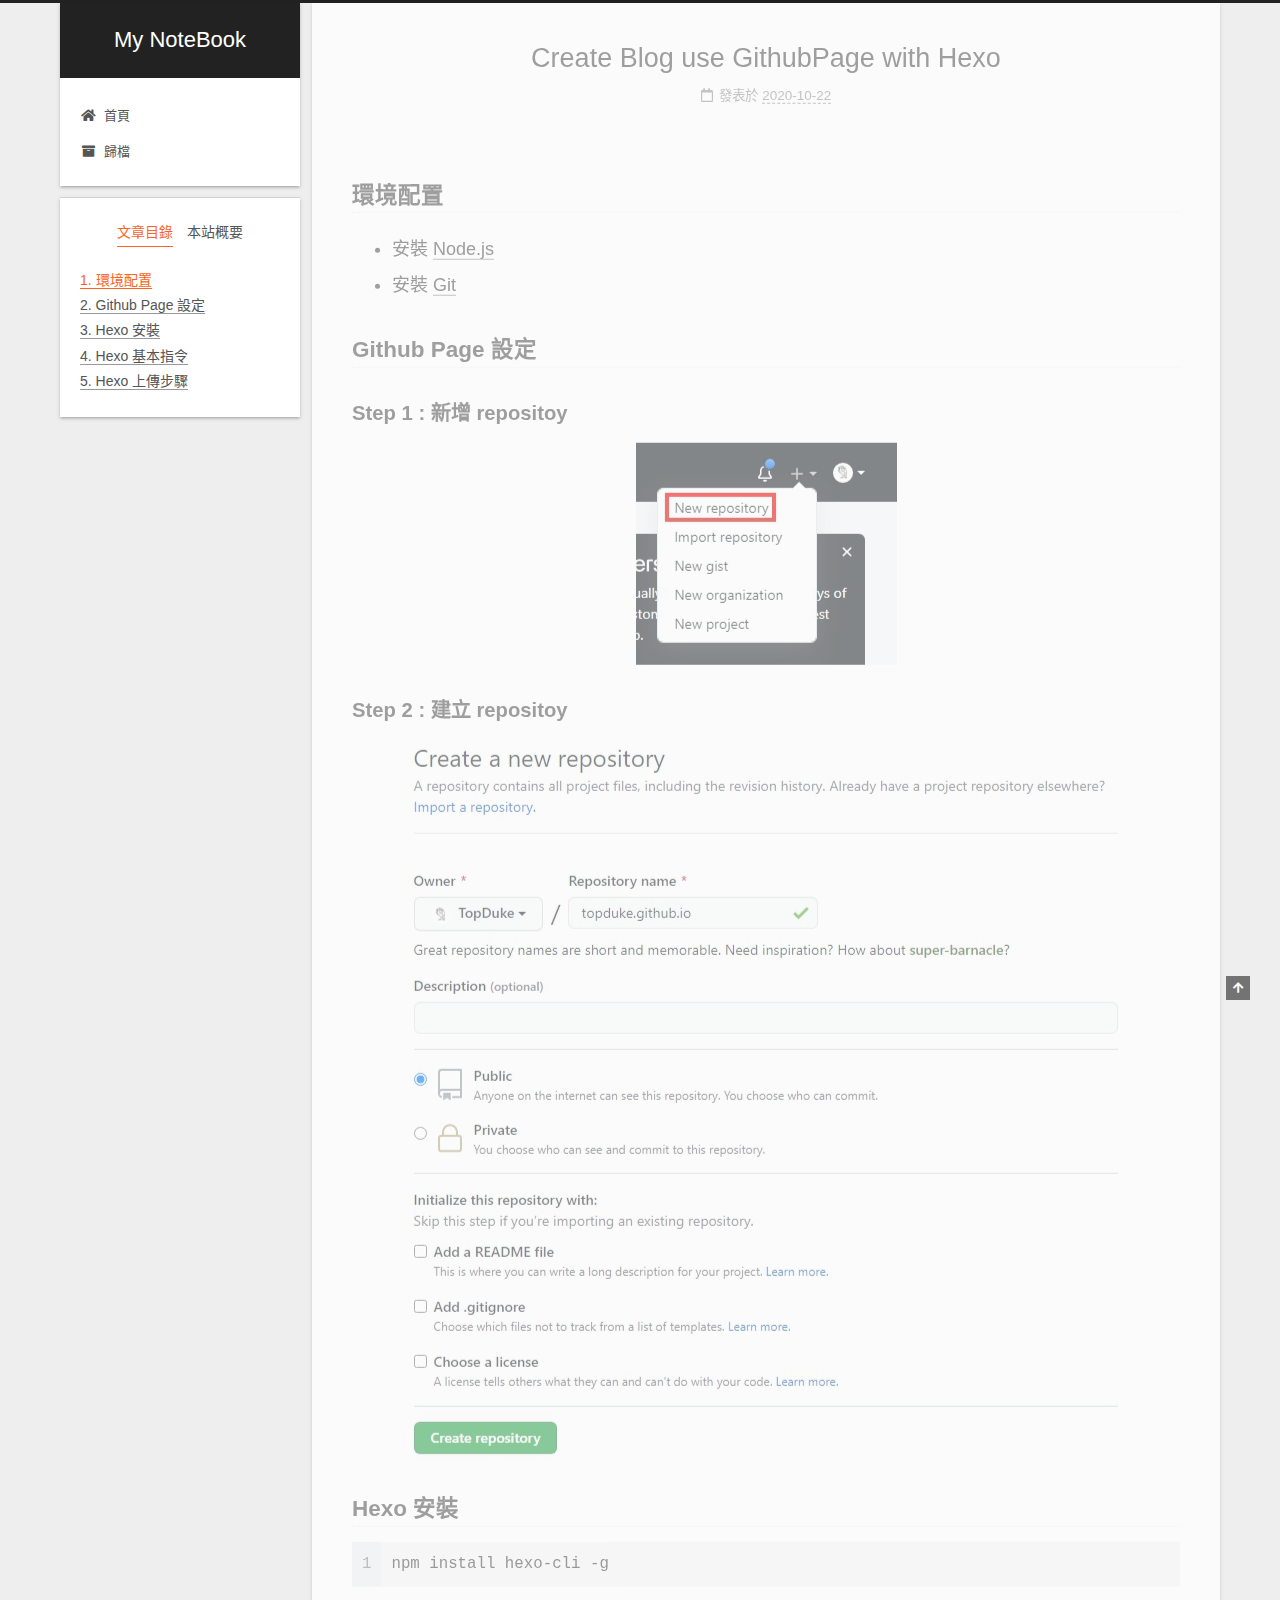
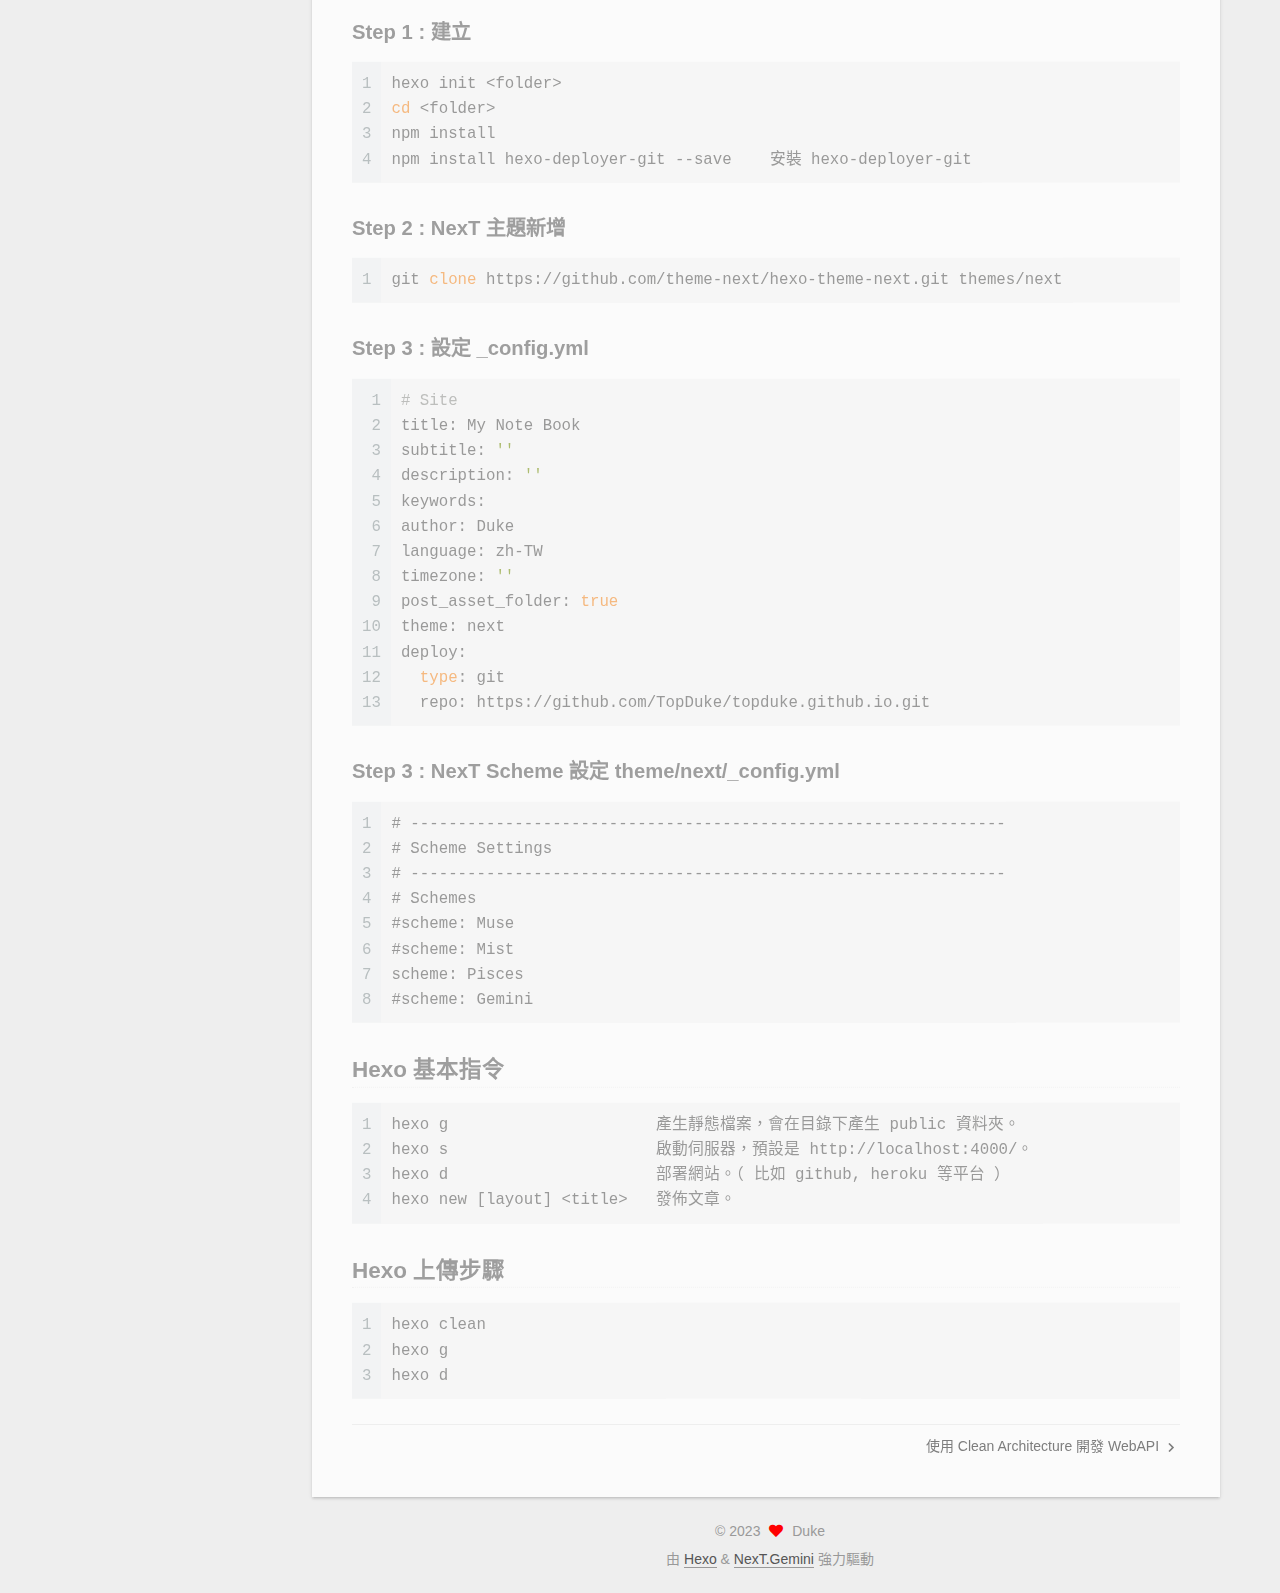
<file: 2020/10/22/GithubPageHexo/index.html>
<!DOCTYPE html>
<html lang="zh-TW">
<head>
  <meta charset="UTF-8">
<meta name="viewport" content="width=device-width, initial-scale=1, maximum-scale=2">
<meta name="theme-color" content="#222">
<meta name="generator" content="Hexo 5.2.0">
  <link rel="apple-touch-icon" sizes="180x180" href="/images/apple-touch-icon-next.png">
  <link rel="icon" type="image/png" sizes="32x32" href="/images/favicon-32x32-next.png">
  <link rel="icon" type="image/png" sizes="16x16" href="/images/favicon-16x16-next.png">
  <link rel="mask-icon" href="/images/logo.svg" color="#222">

<link rel="stylesheet" href="/css/main.css">


<link rel="stylesheet" href="/lib/font-awesome/css/all.min.css">

<script id="hexo-configurations">
    var NexT = window.NexT || {};
    var CONFIG = {"hostname":"topduke.github.io","root":"/","scheme":"Gemini","version":"7.8.0","exturl":false,"sidebar":{"position":"left","display":"post","padding":18,"offset":12,"onmobile":false},"copycode":{"enable":false,"show_result":false,"style":null},"back2top":{"enable":true,"sidebar":false,"scrollpercent":false},"bookmark":{"enable":false,"color":"#222","save":"auto"},"fancybox":false,"mediumzoom":false,"lazyload":false,"pangu":false,"comments":{"style":"tabs","active":null,"storage":true,"lazyload":false,"nav":null},"algolia":{"hits":{"per_page":10},"labels":{"input_placeholder":"Search for Posts","hits_empty":"We didn't find any results for the search: ${query}","hits_stats":"${hits} results found in ${time} ms"}},"localsearch":{"enable":false,"trigger":"auto","top_n_per_article":1,"unescape":false,"preload":false},"motion":{"enable":true,"async":false,"transition":{"post_block":"fadeIn","post_header":"slideDownIn","post_body":"slideDownIn","coll_header":"slideLeftIn","sidebar":"slideUpIn"}}};
  </script>

  <meta name="description" content="環境配置 安裝 Node.js 安裝 Git  Github Page 設定Step 1 : 新增 repositoy Step 2 : 建立 repositoy Hexo 安裝1npm install hexo-cli -g Step 1 : 建立1234hexo init &lt;folder&gt;cd &lt;folder&gt;npm installnpm install hexo-de">
<meta property="og:type" content="article">
<meta property="og:title" content="Create Blog use GithubPage with Hexo">
<meta property="og:url" content="https://topduke.github.io/2020/10/22/GithubPageHexo/index.html">
<meta property="og:site_name" content="My NoteBook">
<meta property="og:description" content="環境配置 安裝 Node.js 安裝 Git  Github Page 設定Step 1 : 新增 repositoy Step 2 : 建立 repositoy Hexo 安裝1npm install hexo-cli -g Step 1 : 建立1234hexo init &lt;folder&gt;cd &lt;folder&gt;npm installnpm install hexo-de">
<meta property="og:locale" content="zh_TW">
<meta property="og:image" content="https://topduke.github.io/2020/10/22/GithubPageHexo/githubpage-1.jpg">
<meta property="og:image" content="https://topduke.github.io/2020/10/22/GithubPageHexo/githubpage-2.jpg">
<meta property="article:published_time" content="2020-10-21T17:10:47.000Z">
<meta property="article:modified_time" content="2020-10-21T18:01:35.246Z">
<meta property="article:author" content="Duke">
<meta name="twitter:card" content="summary">
<meta name="twitter:image" content="https://topduke.github.io/2020/10/22/GithubPageHexo/githubpage-1.jpg">

<link rel="canonical" href="https://topduke.github.io/2020/10/22/GithubPageHexo/">


<script id="page-configurations">
  // https://hexo.io/docs/variables.html
  CONFIG.page = {
    sidebar: "",
    isHome : false,
    isPost : true,
    lang   : 'zh-TW'
  };
</script>

  <title>Create Blog use GithubPage with Hexo | My NoteBook</title>
  






  <noscript>
  <style>
  .use-motion .brand,
  .use-motion .menu-item,
  .sidebar-inner,
  .use-motion .post-block,
  .use-motion .pagination,
  .use-motion .comments,
  .use-motion .post-header,
  .use-motion .post-body,
  .use-motion .collection-header { opacity: initial; }

  .use-motion .site-title,
  .use-motion .site-subtitle {
    opacity: initial;
    top: initial;
  }

  .use-motion .logo-line-before i { left: initial; }
  .use-motion .logo-line-after i { right: initial; }
  </style>
</noscript>

</head>

<body itemscope itemtype="http://schema.org/WebPage">
  <div class="container use-motion">
    <div class="headband"></div>

    <header class="header" itemscope itemtype="http://schema.org/WPHeader">
      <div class="header-inner"><div class="site-brand-container">
  <div class="site-nav-toggle">
    <div class="toggle" aria-label="切換導航欄">
      <span class="toggle-line toggle-line-first"></span>
      <span class="toggle-line toggle-line-middle"></span>
      <span class="toggle-line toggle-line-last"></span>
    </div>
  </div>

  <div class="site-meta">

    <a href="/" class="brand" rel="start">
      <span class="logo-line-before"><i></i></span>
      <h1 class="site-title">My NoteBook</h1>
      <span class="logo-line-after"><i></i></span>
    </a>
  </div>

  <div class="site-nav-right">
    <div class="toggle popup-trigger">
    </div>
  </div>
</div>




<nav class="site-nav">
  <ul id="menu" class="main-menu menu">
        <li class="menu-item menu-item-home">

    <a href="/" rel="section"><i class="fa fa-home fa-fw"></i>首頁</a>

  </li>
        <li class="menu-item menu-item-archives">

    <a href="/archives/" rel="section"><i class="fa fa-archive fa-fw"></i>歸檔</a>

  </li>
  </ul>
</nav>




</div>
    </header>

    
  <div class="back-to-top">
    <i class="fa fa-arrow-up"></i>
    <span>0%</span>
  </div>


    <main class="main">
      <div class="main-inner">
        <div class="content-wrap">
          

          <div class="content post posts-expand">
            

    
  
  
  <article itemscope itemtype="http://schema.org/Article" class="post-block" lang="zh-TW">
    <link itemprop="mainEntityOfPage" href="https://topduke.github.io/2020/10/22/GithubPageHexo/">

    <span hidden itemprop="author" itemscope itemtype="http://schema.org/Person">
      <meta itemprop="image" content="/images/avatar.gif">
      <meta itemprop="name" content="Duke">
      <meta itemprop="description" content="">
    </span>

    <span hidden itemprop="publisher" itemscope itemtype="http://schema.org/Organization">
      <meta itemprop="name" content="My NoteBook">
    </span>
      <header class="post-header">
        <h1 class="post-title" itemprop="name headline">
          Create Blog use GithubPage with Hexo
        </h1>

        <div class="post-meta">
            <span class="post-meta-item">
              <span class="post-meta-item-icon">
                <i class="far fa-calendar"></i>
              </span>
              <span class="post-meta-item-text">發表於</span>
              

              <time title="創建時間：2020-10-22 01:10:47 / 修改時間：02:01:35" itemprop="dateCreated datePublished" datetime="2020-10-22T01:10:47+08:00">2020-10-22</time>
            </span>

          

        </div>
      </header>

    
    
    
    <div class="post-body" itemprop="articleBody">

      
        <h3 id="環境配置"><a href="#環境配置" class="headerlink" title="環境配置"></a>環境配置</h3><ul>
<li>安裝 <a target="_blank" rel="noopener" href="https://nodejs.org/en/">Node.js</a></li>
<li>安裝 <a target="_blank" rel="noopener" href="https://git-scm.com/">Git</a></li>
</ul>
<h3 id="Github-Page-設定"><a href="#Github-Page-設定" class="headerlink" title="Github Page 設定"></a>Github Page 設定</h3><h4 id="Step-1-新增-repositoy"><a href="#Step-1-新增-repositoy" class="headerlink" title="Step 1 : 新增 repositoy"></a>Step 1 : 新增 repositoy</h4><p><img src="githubpage-1.jpg" alt="新增 repositoy"></p>
<h4 id="Step-2-建立-repositoy"><a href="#Step-2-建立-repositoy" class="headerlink" title="Step 2 : 建立 repositoy"></a>Step 2 : 建立 repositoy</h4><p><img src="githubpage-2.jpg" alt="建立 repositoy"></p>
<h3 id="Hexo-安裝"><a href="#Hexo-安裝" class="headerlink" title="Hexo 安裝"></a>Hexo 安裝</h3><figure class="highlight bash"><table><tr><td class="gutter"><pre><span class="line">1</span><br></pre></td><td class="code"><pre><span class="line">npm install hexo-cli -g</span><br></pre></td></tr></table></figure>
<h4 id="Step-1-建立"><a href="#Step-1-建立" class="headerlink" title="Step 1 : 建立"></a>Step 1 : 建立</h4><figure class="highlight bash"><table><tr><td class="gutter"><pre><span class="line">1</span><br><span class="line">2</span><br><span class="line">3</span><br><span class="line">4</span><br></pre></td><td class="code"><pre><span class="line">hexo init &lt;folder&gt;</span><br><span class="line"><span class="built_in">cd</span> &lt;folder&gt;</span><br><span class="line">npm install</span><br><span class="line">npm install hexo-deployer-git --save    安裝 hexo-deployer-git</span><br></pre></td></tr></table></figure>

<h4 id="Step-2-NexT-主題新增"><a href="#Step-2-NexT-主題新增" class="headerlink" title="Step 2 : NexT 主題新增"></a>Step 2 : NexT 主題新增</h4><figure class="highlight bash"><table><tr><td class="gutter"><pre><span class="line">1</span><br></pre></td><td class="code"><pre><span class="line">git <span class="built_in">clone</span> https://github.com/theme-next/hexo-theme-next.git themes/next</span><br></pre></td></tr></table></figure>

<h4 id="Step-3-設定-config-yml"><a href="#Step-3-設定-config-yml" class="headerlink" title="Step 3 : 設定 _config.yml"></a>Step 3 : 設定 _config.yml</h4><figure class="highlight bash"><table><tr><td class="gutter"><pre><span class="line">1</span><br><span class="line">2</span><br><span class="line">3</span><br><span class="line">4</span><br><span class="line">5</span><br><span class="line">6</span><br><span class="line">7</span><br><span class="line">8</span><br><span class="line">9</span><br><span class="line">10</span><br><span class="line">11</span><br><span class="line">12</span><br><span class="line">13</span><br></pre></td><td class="code"><pre><span class="line"><span class="comment"># Site</span></span><br><span class="line">title: My Note Book</span><br><span class="line">subtitle: <span class="string">&#x27;&#x27;</span></span><br><span class="line">description: <span class="string">&#x27;&#x27;</span></span><br><span class="line">keywords:</span><br><span class="line">author: Duke</span><br><span class="line">language: zh-TW</span><br><span class="line">timezone: <span class="string">&#x27;&#x27;</span></span><br><span class="line">post_asset_folder: <span class="literal">true</span></span><br><span class="line">theme: next</span><br><span class="line">deploy:</span><br><span class="line">  <span class="built_in">type</span>: git</span><br><span class="line">  repo: https://github.com/TopDuke/topduke.github.io.git</span><br></pre></td></tr></table></figure>

<h4 id="Step-3-NexT-Scheme-設定-theme-next-config-yml"><a href="#Step-3-NexT-Scheme-設定-theme-next-config-yml" class="headerlink" title="Step 3 : NexT Scheme 設定 theme/next/_config.yml"></a>Step 3 : NexT Scheme 設定 theme/next/_config.yml</h4><figure class="highlight plain"><table><tr><td class="gutter"><pre><span class="line">1</span><br><span class="line">2</span><br><span class="line">3</span><br><span class="line">4</span><br><span class="line">5</span><br><span class="line">6</span><br><span class="line">7</span><br><span class="line">8</span><br></pre></td><td class="code"><pre><span class="line"># ---------------------------------------------------------------</span><br><span class="line"># Scheme Settings</span><br><span class="line"># ---------------------------------------------------------------</span><br><span class="line"># Schemes</span><br><span class="line">#scheme: Muse</span><br><span class="line">#scheme: Mist</span><br><span class="line">scheme: Pisces</span><br><span class="line">#scheme: Gemini</span><br></pre></td></tr></table></figure>

<h3 id="Hexo-基本指令"><a href="#Hexo-基本指令" class="headerlink" title="Hexo 基本指令"></a>Hexo 基本指令</h3><figure class="highlight bash"><table><tr><td class="gutter"><pre><span class="line">1</span><br><span class="line">2</span><br><span class="line">3</span><br><span class="line">4</span><br></pre></td><td class="code"><pre><span class="line">hexo g                      產生靜態檔案，會在目錄下產生 public 資料夾。</span><br><span class="line">hexo s                      啟動伺服器，預設是 http://localhost:4000/。</span><br><span class="line">hexo d                      部署網站。（ 比如 github, heroku 等平台 ）  </span><br><span class="line">hexo new [layout] &lt;title&gt;   發佈文章。 </span><br></pre></td></tr></table></figure>
<h3 id="Hexo-上傳步驟"><a href="#Hexo-上傳步驟" class="headerlink" title="Hexo 上傳步驟"></a>Hexo 上傳步驟</h3><figure class="highlight bash"><table><tr><td class="gutter"><pre><span class="line">1</span><br><span class="line">2</span><br><span class="line">3</span><br></pre></td><td class="code"><pre><span class="line">hexo clean                  </span><br><span class="line">hexo g                      </span><br><span class="line">hexo d                      </span><br></pre></td></tr></table></figure>



    </div>

    
    
    

      <footer class="post-footer">

        


        
    <div class="post-nav">
      <div class="post-nav-item"></div>
      <div class="post-nav-item">
    <a href="/2020/10/23/CleanArchitecture/" rel="next" title="使用 Clean Architecture 開發 WebAPI">
      使用 Clean Architecture 開發 WebAPI <i class="fa fa-chevron-right"></i>
    </a></div>
    </div>
      </footer>
    
  </article>
  
  
  



          </div>
          

<script>
  window.addEventListener('tabs:register', () => {
    let { activeClass } = CONFIG.comments;
    if (CONFIG.comments.storage) {
      activeClass = localStorage.getItem('comments_active') || activeClass;
    }
    if (activeClass) {
      let activeTab = document.querySelector(`a[href="#comment-${activeClass}"]`);
      if (activeTab) {
        activeTab.click();
      }
    }
  });
  if (CONFIG.comments.storage) {
    window.addEventListener('tabs:click', event => {
      if (!event.target.matches('.tabs-comment .tab-content .tab-pane')) return;
      let commentClass = event.target.classList[1];
      localStorage.setItem('comments_active', commentClass);
    });
  }
</script>

        </div>
          
  
  <div class="toggle sidebar-toggle">
    <span class="toggle-line toggle-line-first"></span>
    <span class="toggle-line toggle-line-middle"></span>
    <span class="toggle-line toggle-line-last"></span>
  </div>

  <aside class="sidebar">
    <div class="sidebar-inner">

      <ul class="sidebar-nav motion-element">
        <li class="sidebar-nav-toc">
          文章目錄
        </li>
        <li class="sidebar-nav-overview">
          本站概要
        </li>
      </ul>

      <!--noindex-->
      <div class="post-toc-wrap sidebar-panel">
          <div class="post-toc motion-element"><ol class="nav"><li class="nav-item nav-level-3"><a class="nav-link" href="#%E7%92%B0%E5%A2%83%E9%85%8D%E7%BD%AE"><span class="nav-number">1.</span> <span class="nav-text">環境配置</span></a></li><li class="nav-item nav-level-3"><a class="nav-link" href="#Github-Page-%E8%A8%AD%E5%AE%9A"><span class="nav-number">2.</span> <span class="nav-text">Github Page 設定</span></a><ol class="nav-child"><li class="nav-item nav-level-4"><a class="nav-link" href="#Step-1-%E6%96%B0%E5%A2%9E-repositoy"><span class="nav-number">2.1.</span> <span class="nav-text">Step 1 : 新增 repositoy</span></a></li><li class="nav-item nav-level-4"><a class="nav-link" href="#Step-2-%E5%BB%BA%E7%AB%8B-repositoy"><span class="nav-number">2.2.</span> <span class="nav-text">Step 2 : 建立 repositoy</span></a></li></ol></li><li class="nav-item nav-level-3"><a class="nav-link" href="#Hexo-%E5%AE%89%E8%A3%9D"><span class="nav-number">3.</span> <span class="nav-text">Hexo 安裝</span></a><ol class="nav-child"><li class="nav-item nav-level-4"><a class="nav-link" href="#Step-1-%E5%BB%BA%E7%AB%8B"><span class="nav-number">3.1.</span> <span class="nav-text">Step 1 : 建立</span></a></li><li class="nav-item nav-level-4"><a class="nav-link" href="#Step-2-NexT-%E4%B8%BB%E9%A1%8C%E6%96%B0%E5%A2%9E"><span class="nav-number">3.2.</span> <span class="nav-text">Step 2 : NexT 主題新增</span></a></li><li class="nav-item nav-level-4"><a class="nav-link" href="#Step-3-%E8%A8%AD%E5%AE%9A-config-yml"><span class="nav-number">3.3.</span> <span class="nav-text">Step 3 : 設定 _config.yml</span></a></li><li class="nav-item nav-level-4"><a class="nav-link" href="#Step-3-NexT-Scheme-%E8%A8%AD%E5%AE%9A-theme-next-config-yml"><span class="nav-number">3.4.</span> <span class="nav-text">Step 3 : NexT Scheme 設定 theme&#x2F;next&#x2F;_config.yml</span></a></li></ol></li><li class="nav-item nav-level-3"><a class="nav-link" href="#Hexo-%E5%9F%BA%E6%9C%AC%E6%8C%87%E4%BB%A4"><span class="nav-number">4.</span> <span class="nav-text">Hexo 基本指令</span></a></li><li class="nav-item nav-level-3"><a class="nav-link" href="#Hexo-%E4%B8%8A%E5%82%B3%E6%AD%A5%E9%A9%9F"><span class="nav-number">5.</span> <span class="nav-text">Hexo 上傳步驟</span></a></li></ol></div>
      </div>
      <!--/noindex-->

      <div class="site-overview-wrap sidebar-panel">
        <div class="site-author motion-element" itemprop="author" itemscope itemtype="http://schema.org/Person">
  <p class="site-author-name" itemprop="name">Duke</p>
  <div class="site-description" itemprop="description"></div>
</div>
<div class="site-state-wrap motion-element">
  <nav class="site-state">
      <div class="site-state-item site-state-posts">
          <a href="/archives/">
        
          <span class="site-state-item-count">4</span>
          <span class="site-state-item-name">文章</span>
        </a>
      </div>
  </nav>
</div>



      </div>

    </div>
  </aside>
  <div id="sidebar-dimmer"></div>


      </div>
    </main>

    <footer class="footer">
      <div class="footer-inner">
        

        

<div class="copyright">
  
  &copy; 
  <span itemprop="copyrightYear">2023</span>
  <span class="with-love">
    <i class="fa fa-heart"></i>
  </span>
  <span class="author" itemprop="copyrightHolder">Duke</span>
</div>
  <div class="powered-by">由 <a href="https://hexo.io/" class="theme-link" rel="noopener" target="_blank">Hexo</a> & <a href="https://theme-next.org/" class="theme-link" rel="noopener" target="_blank">NexT.Gemini</a> 強力驅動
  </div>

        








      </div>
    </footer>
  </div>

  
  <script src="/lib/anime.min.js"></script>
  <script src="/lib/velocity/velocity.min.js"></script>
  <script src="/lib/velocity/velocity.ui.min.js"></script>

<script src="/js/utils.js"></script>

<script src="/js/motion.js"></script>


<script src="/js/schemes/pisces.js"></script>


<script src="/js/next-boot.js"></script>




  















  

  

</body>
</html>
</file>
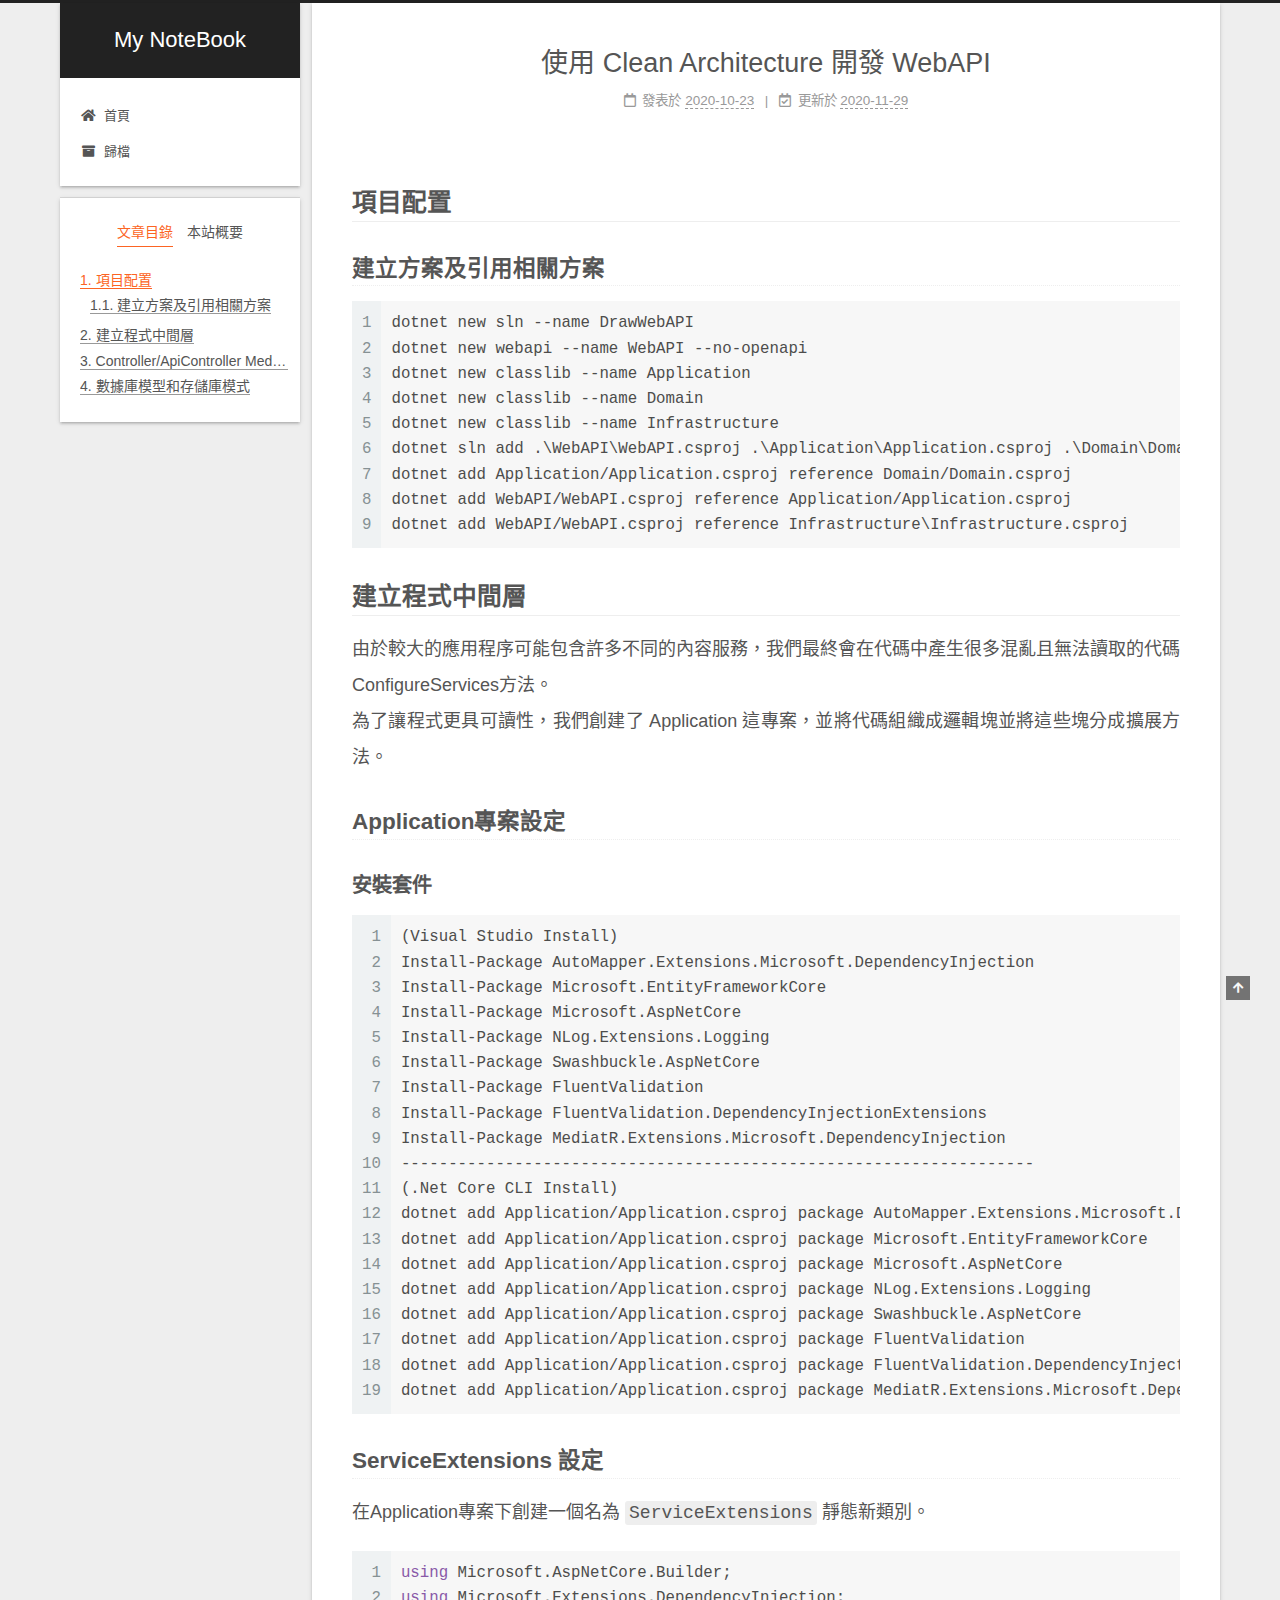
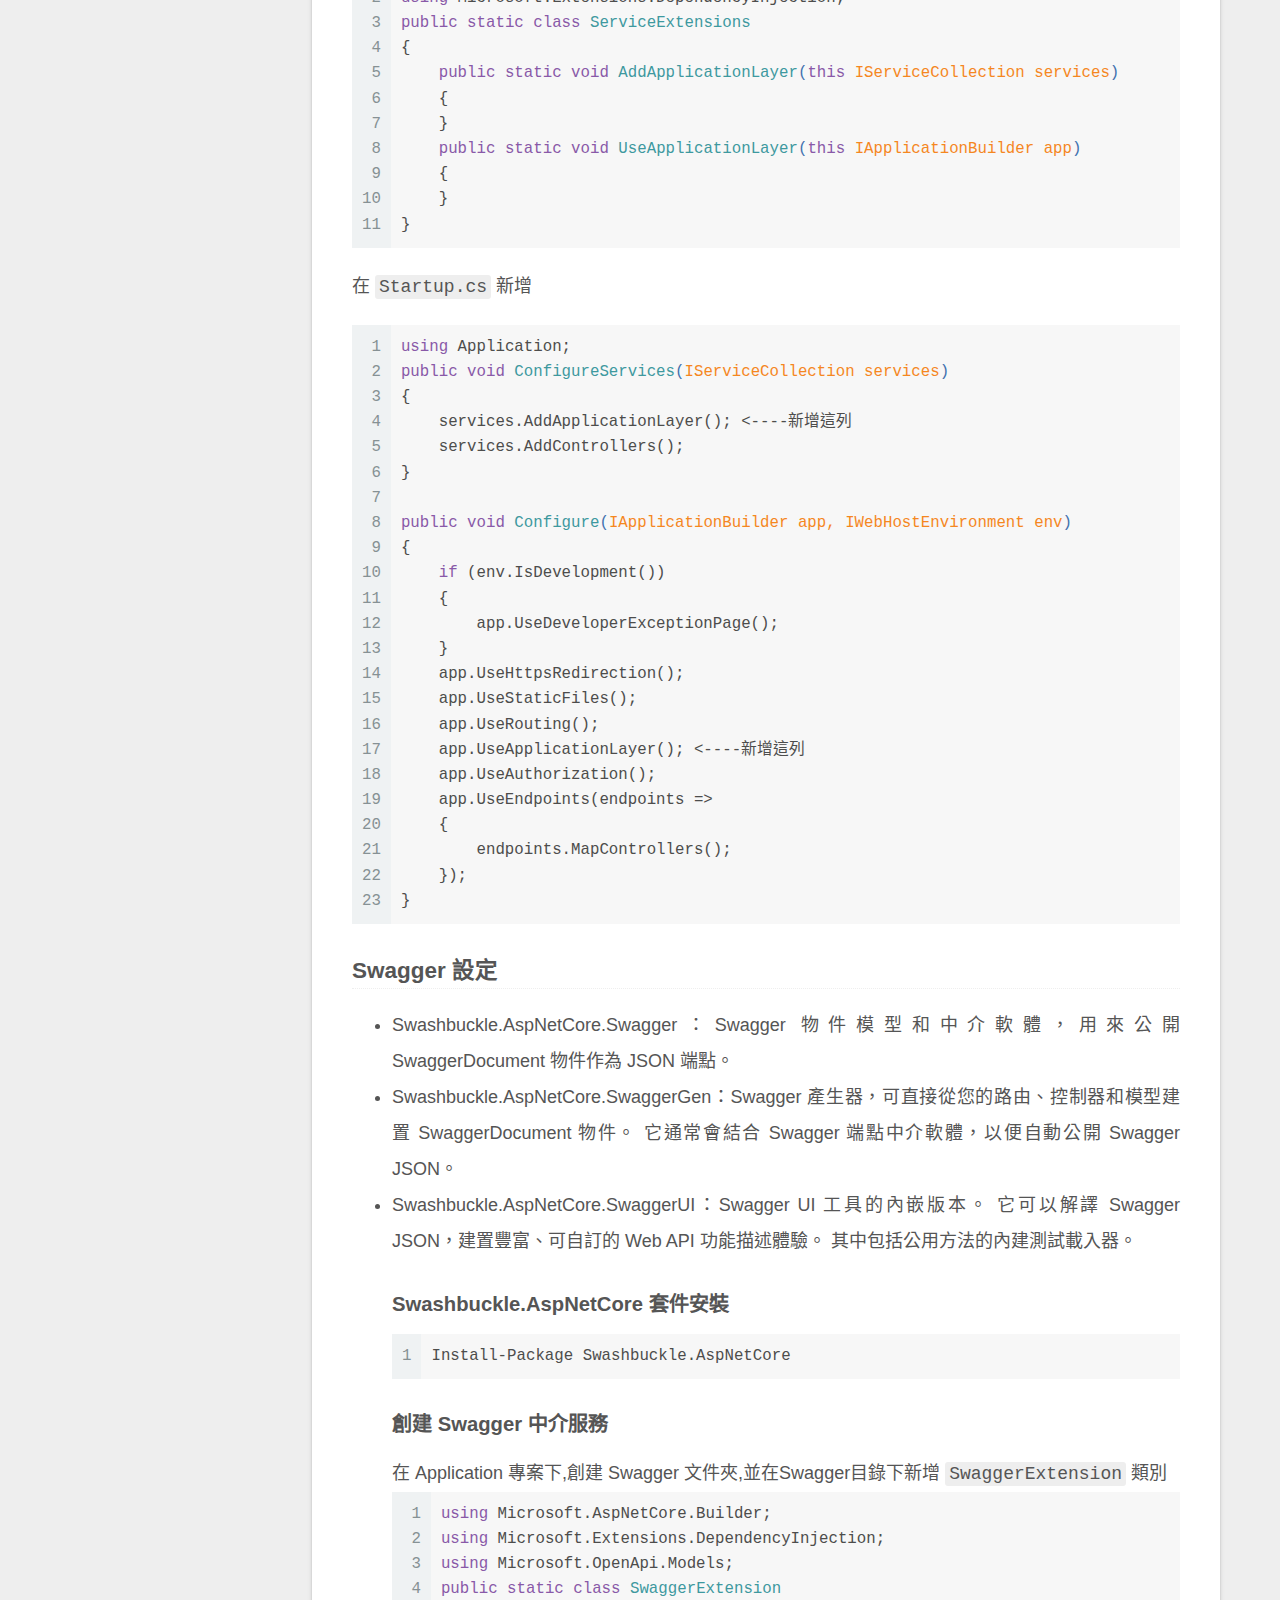
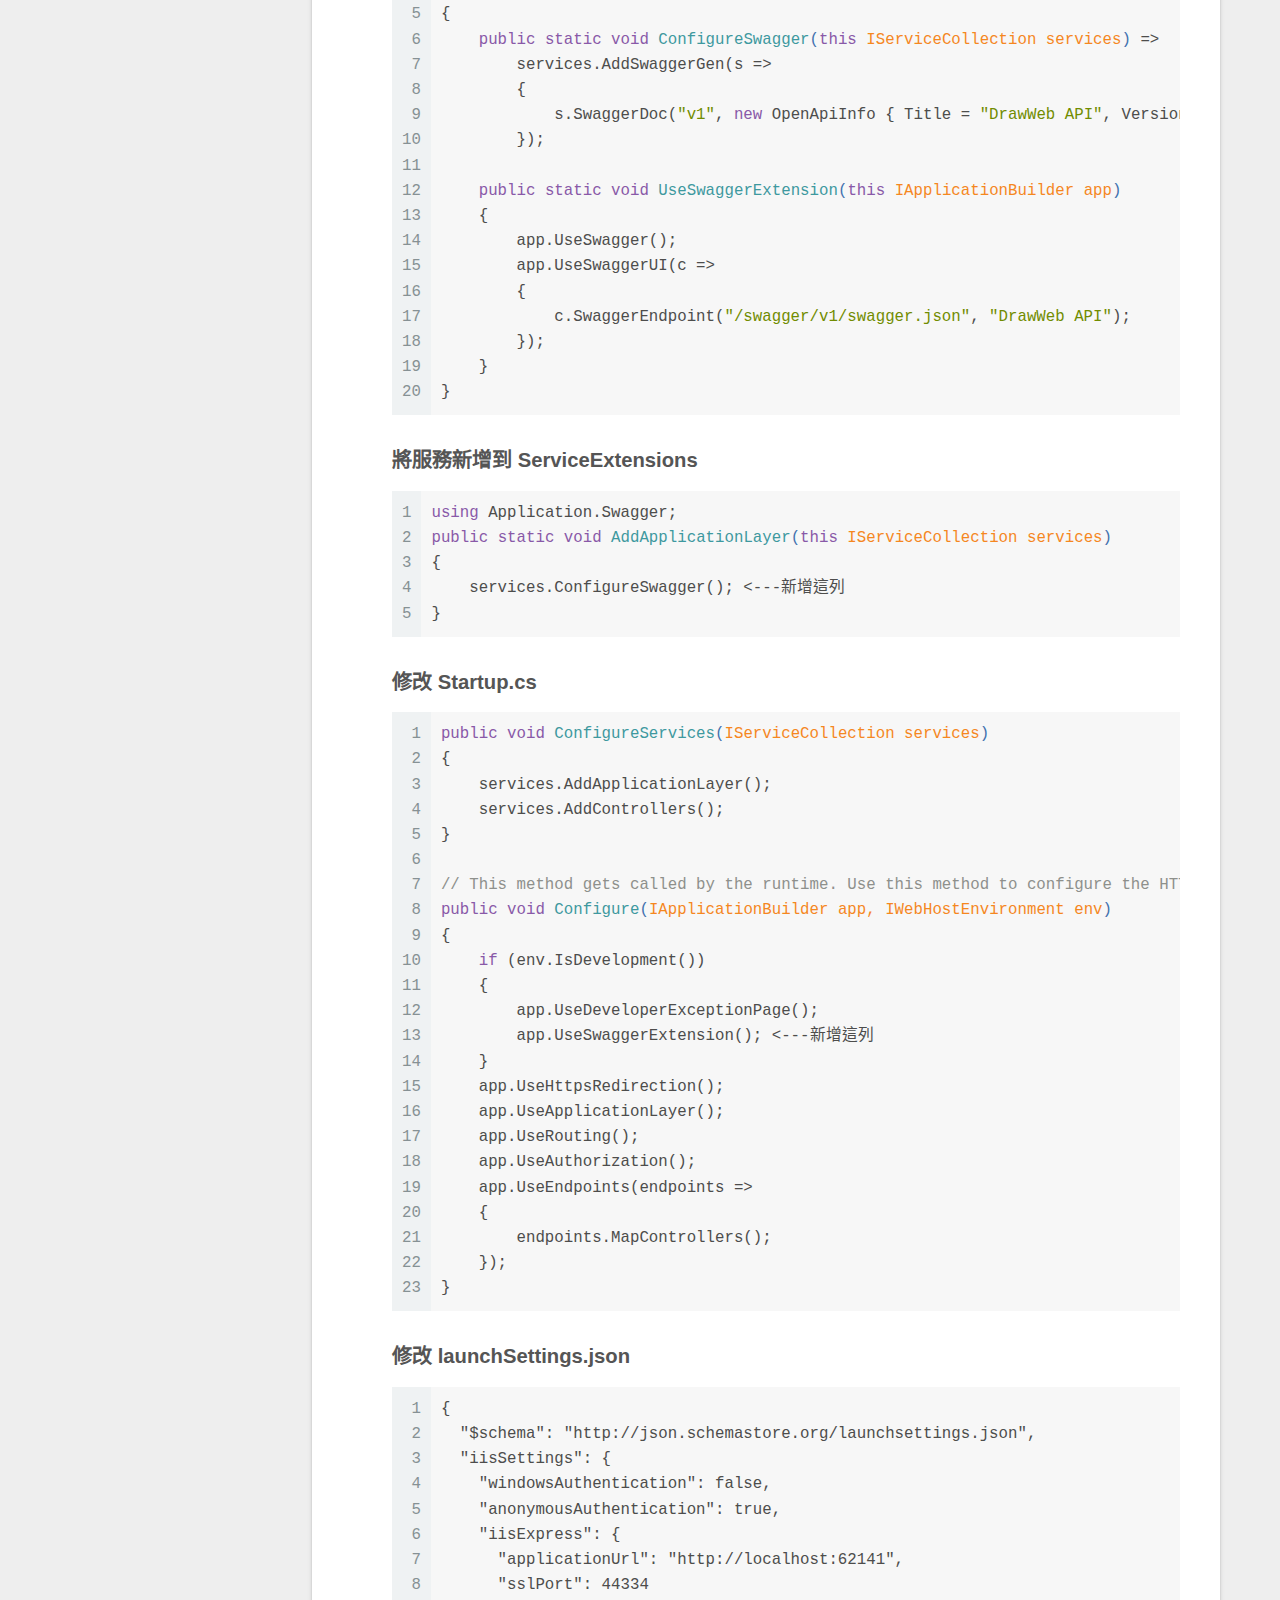
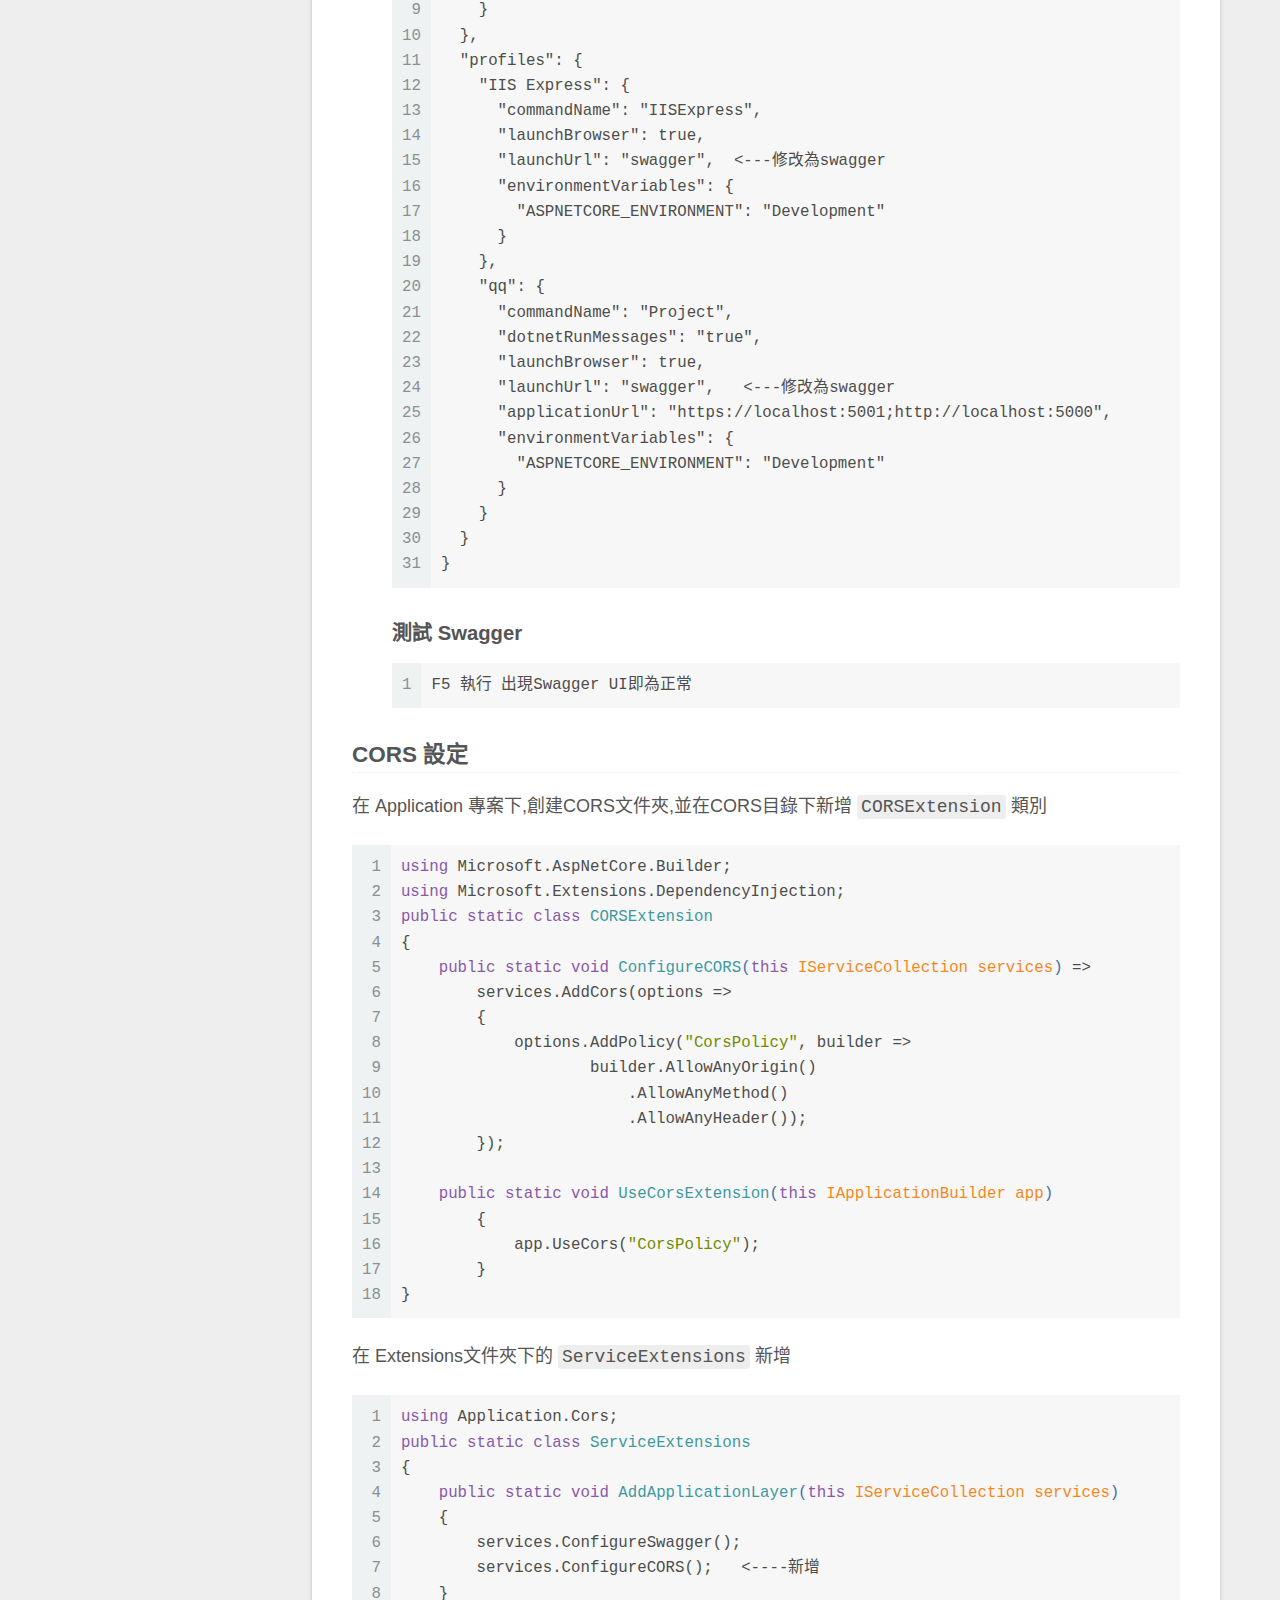
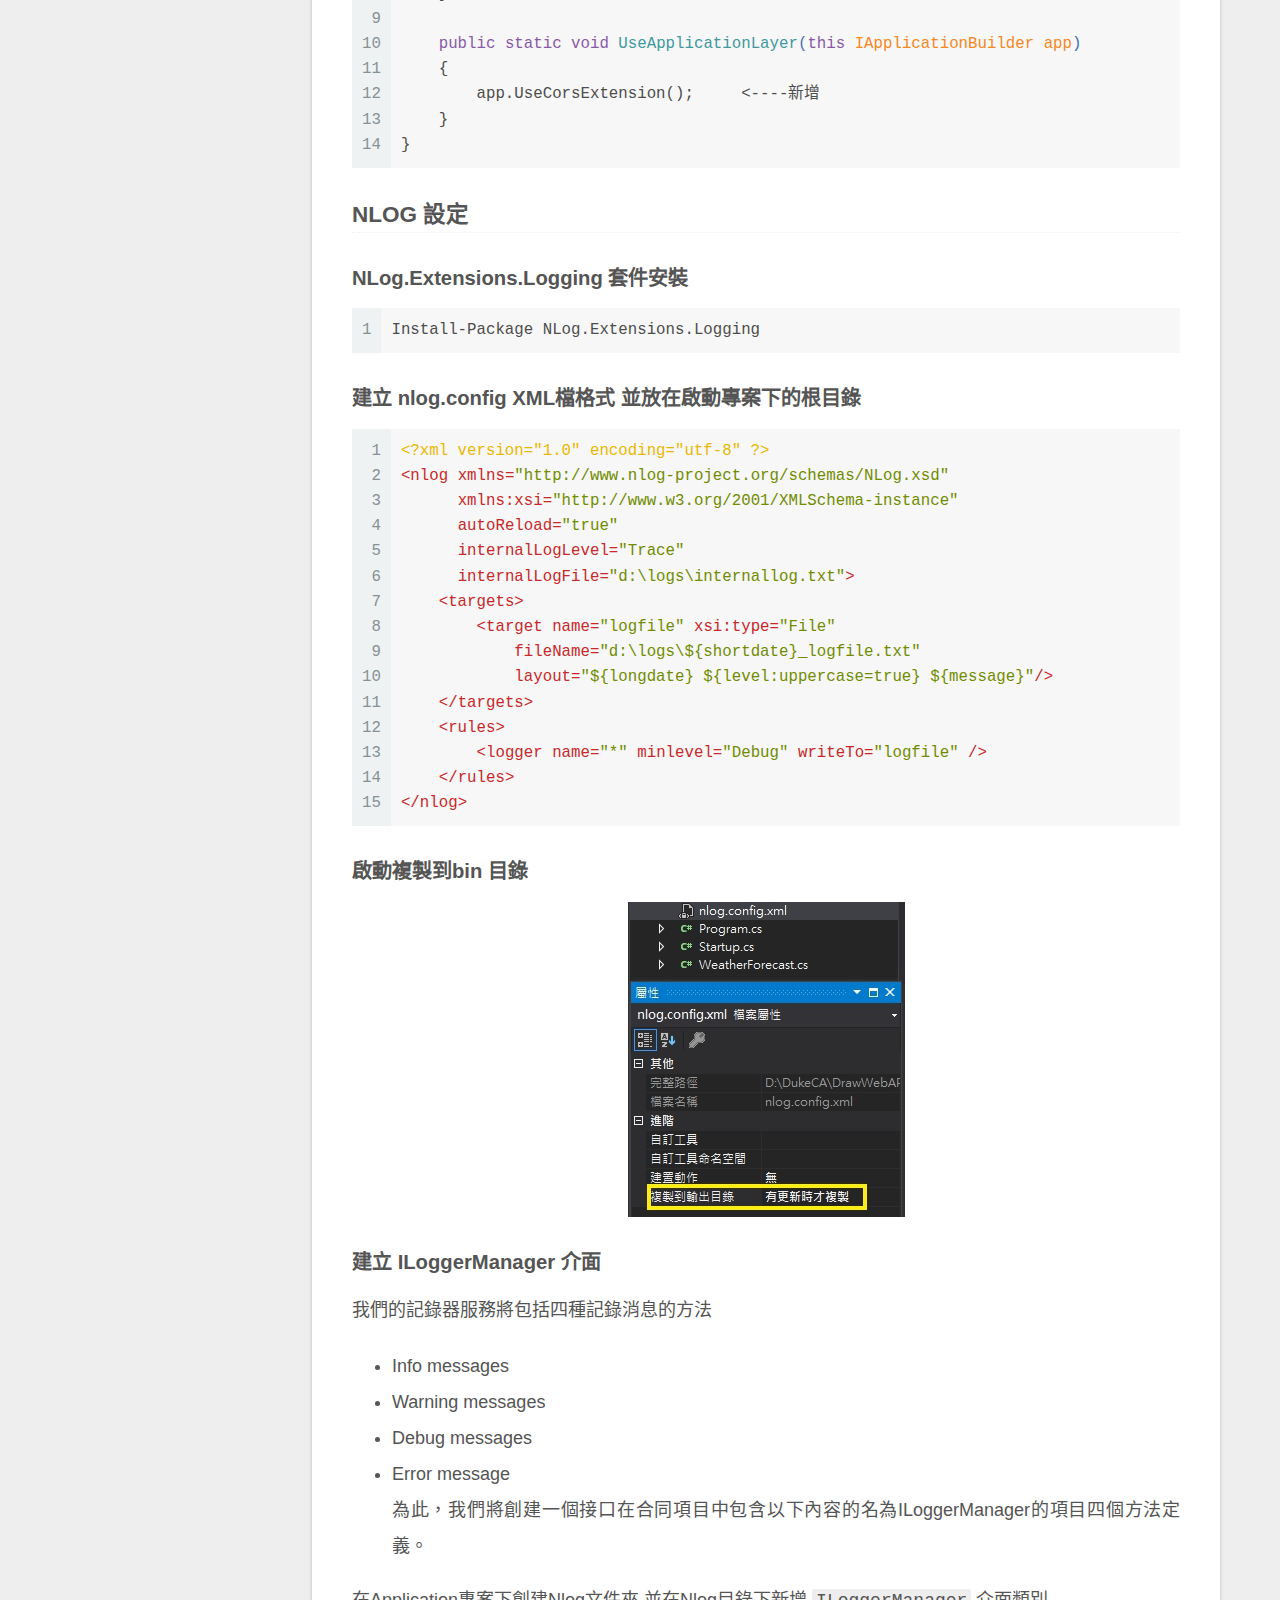
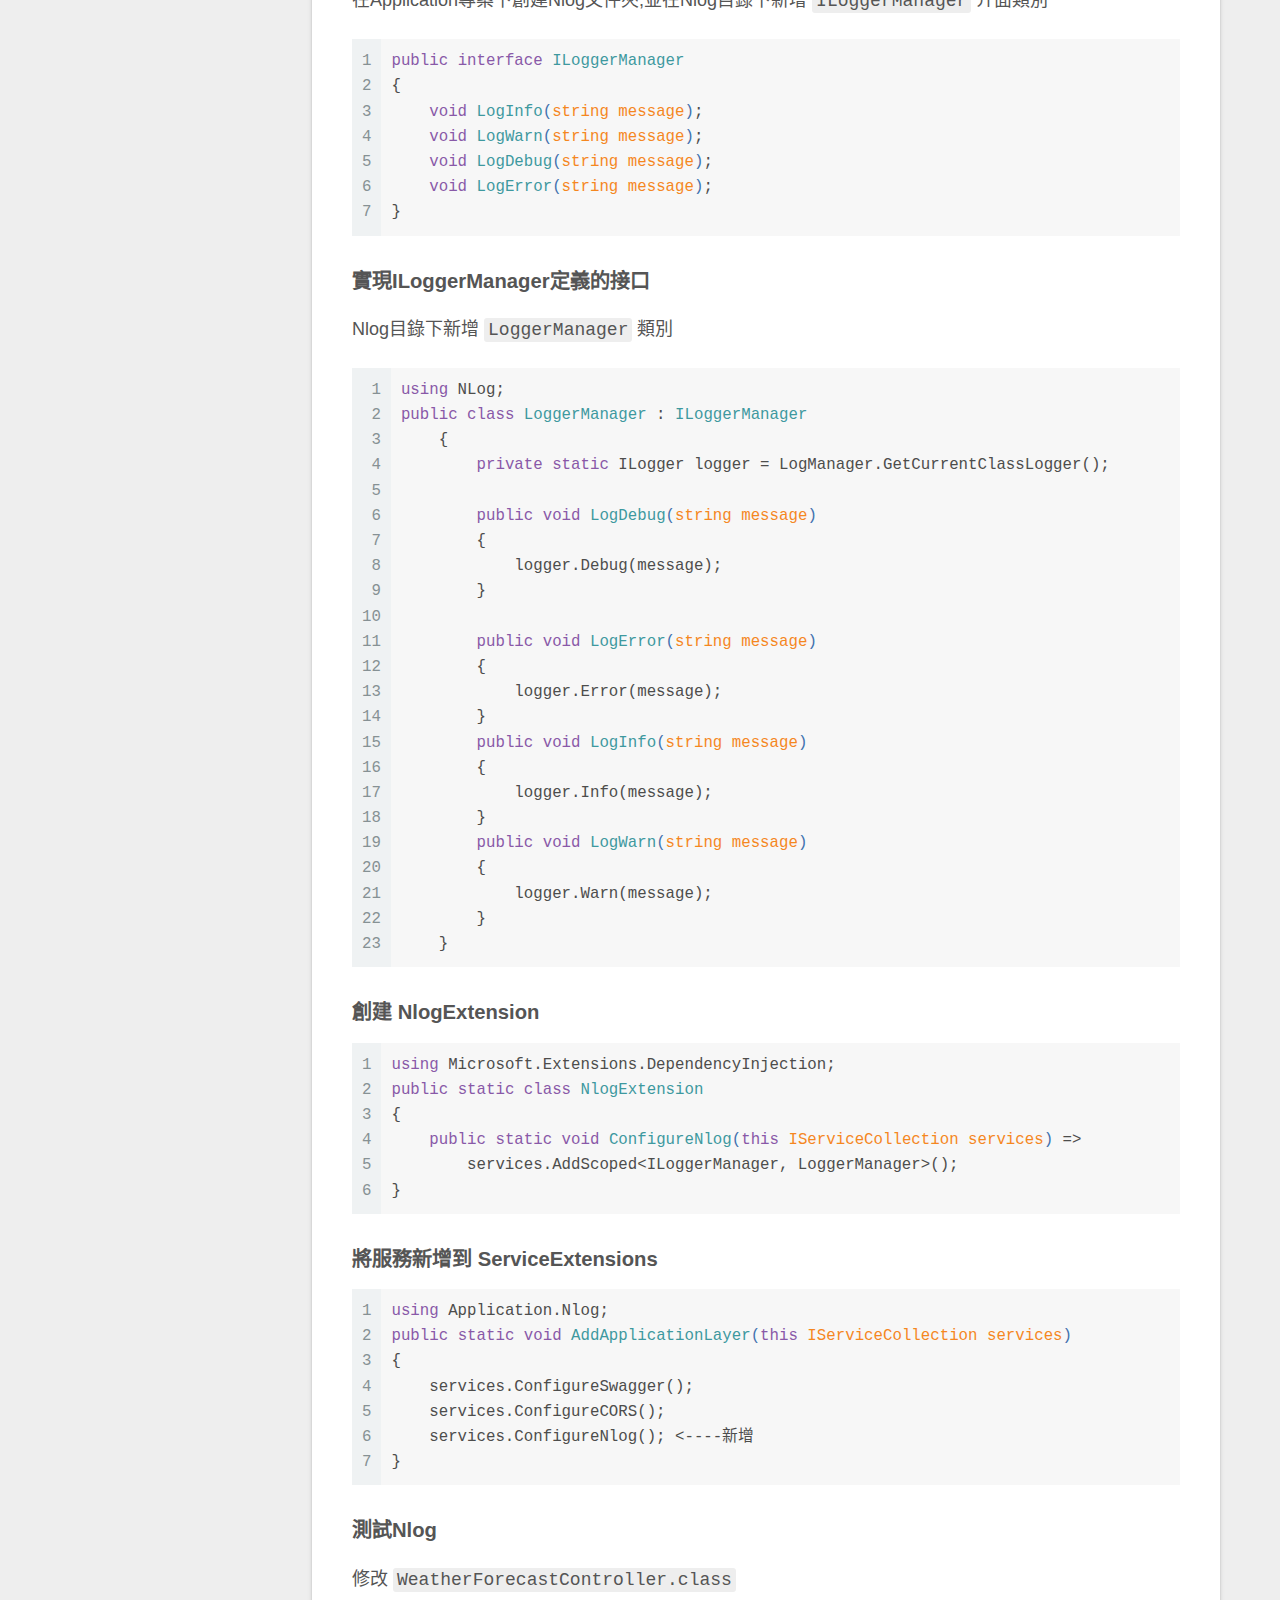
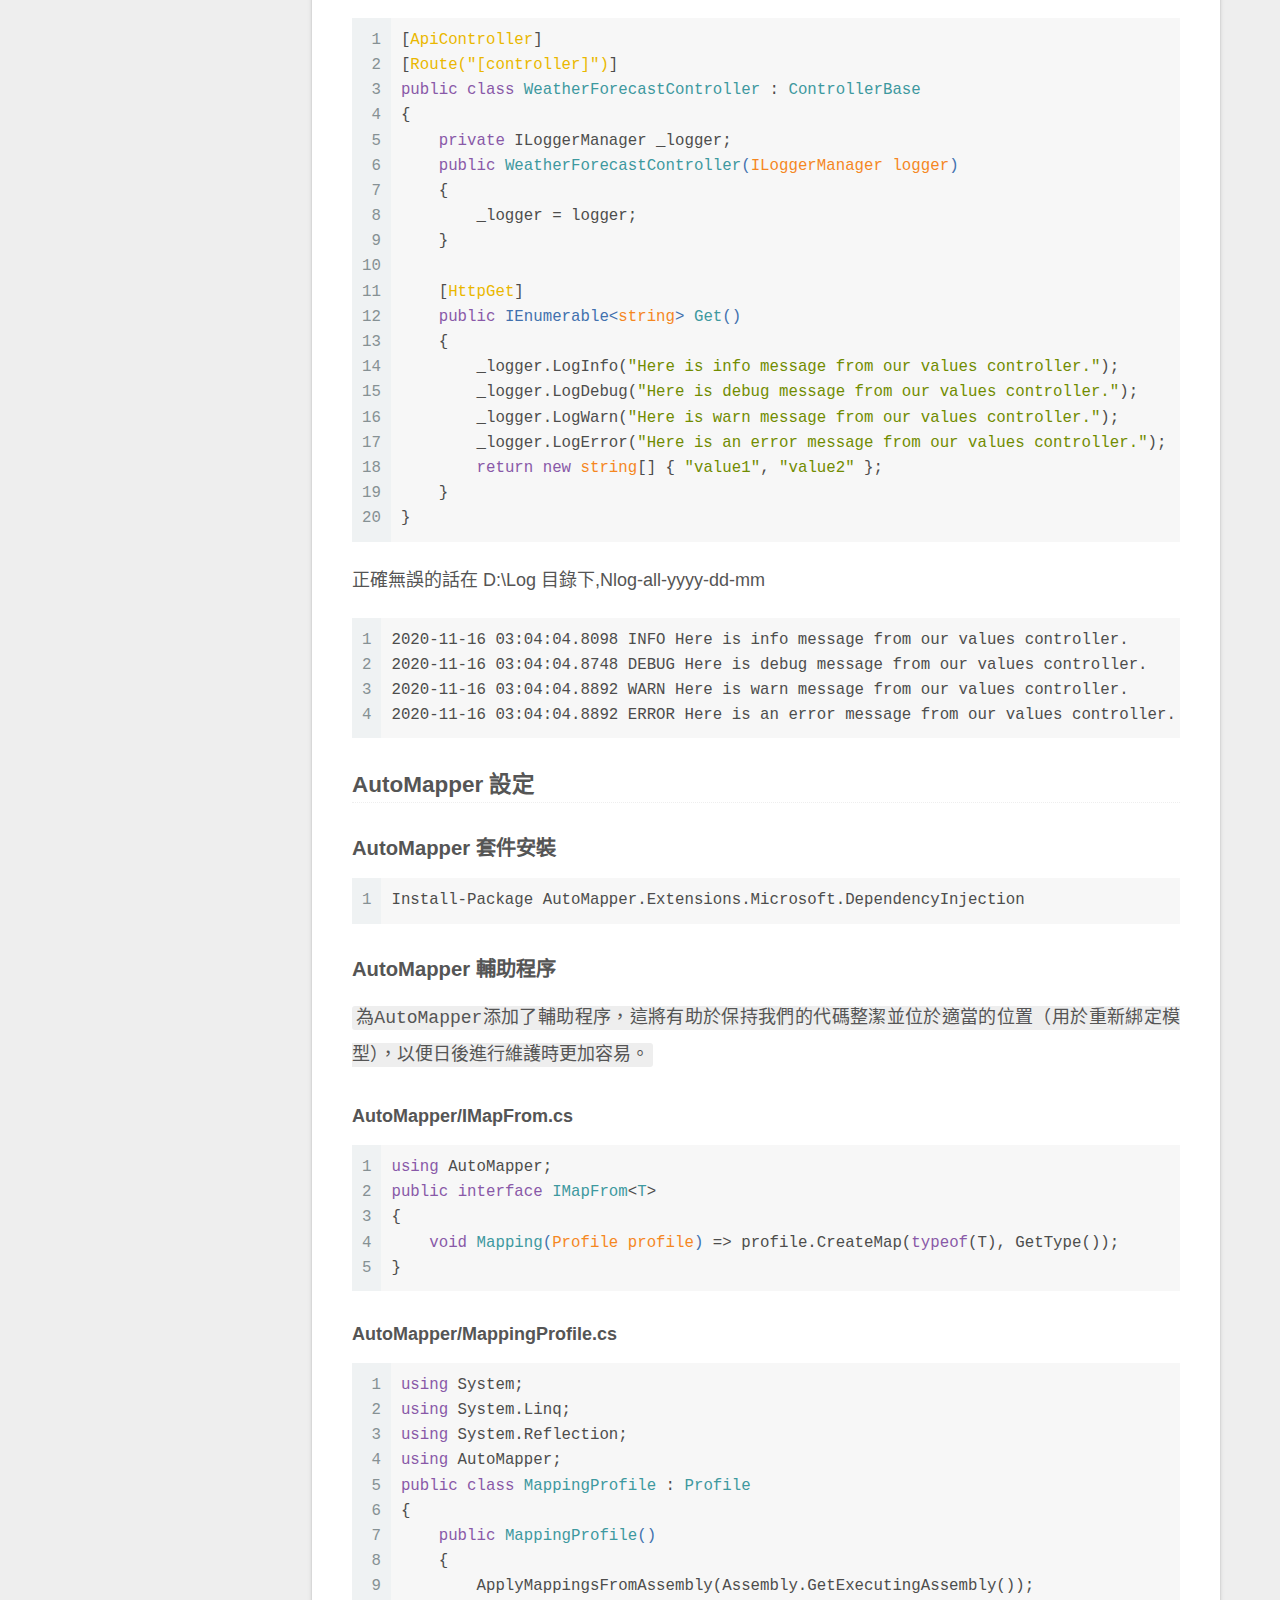
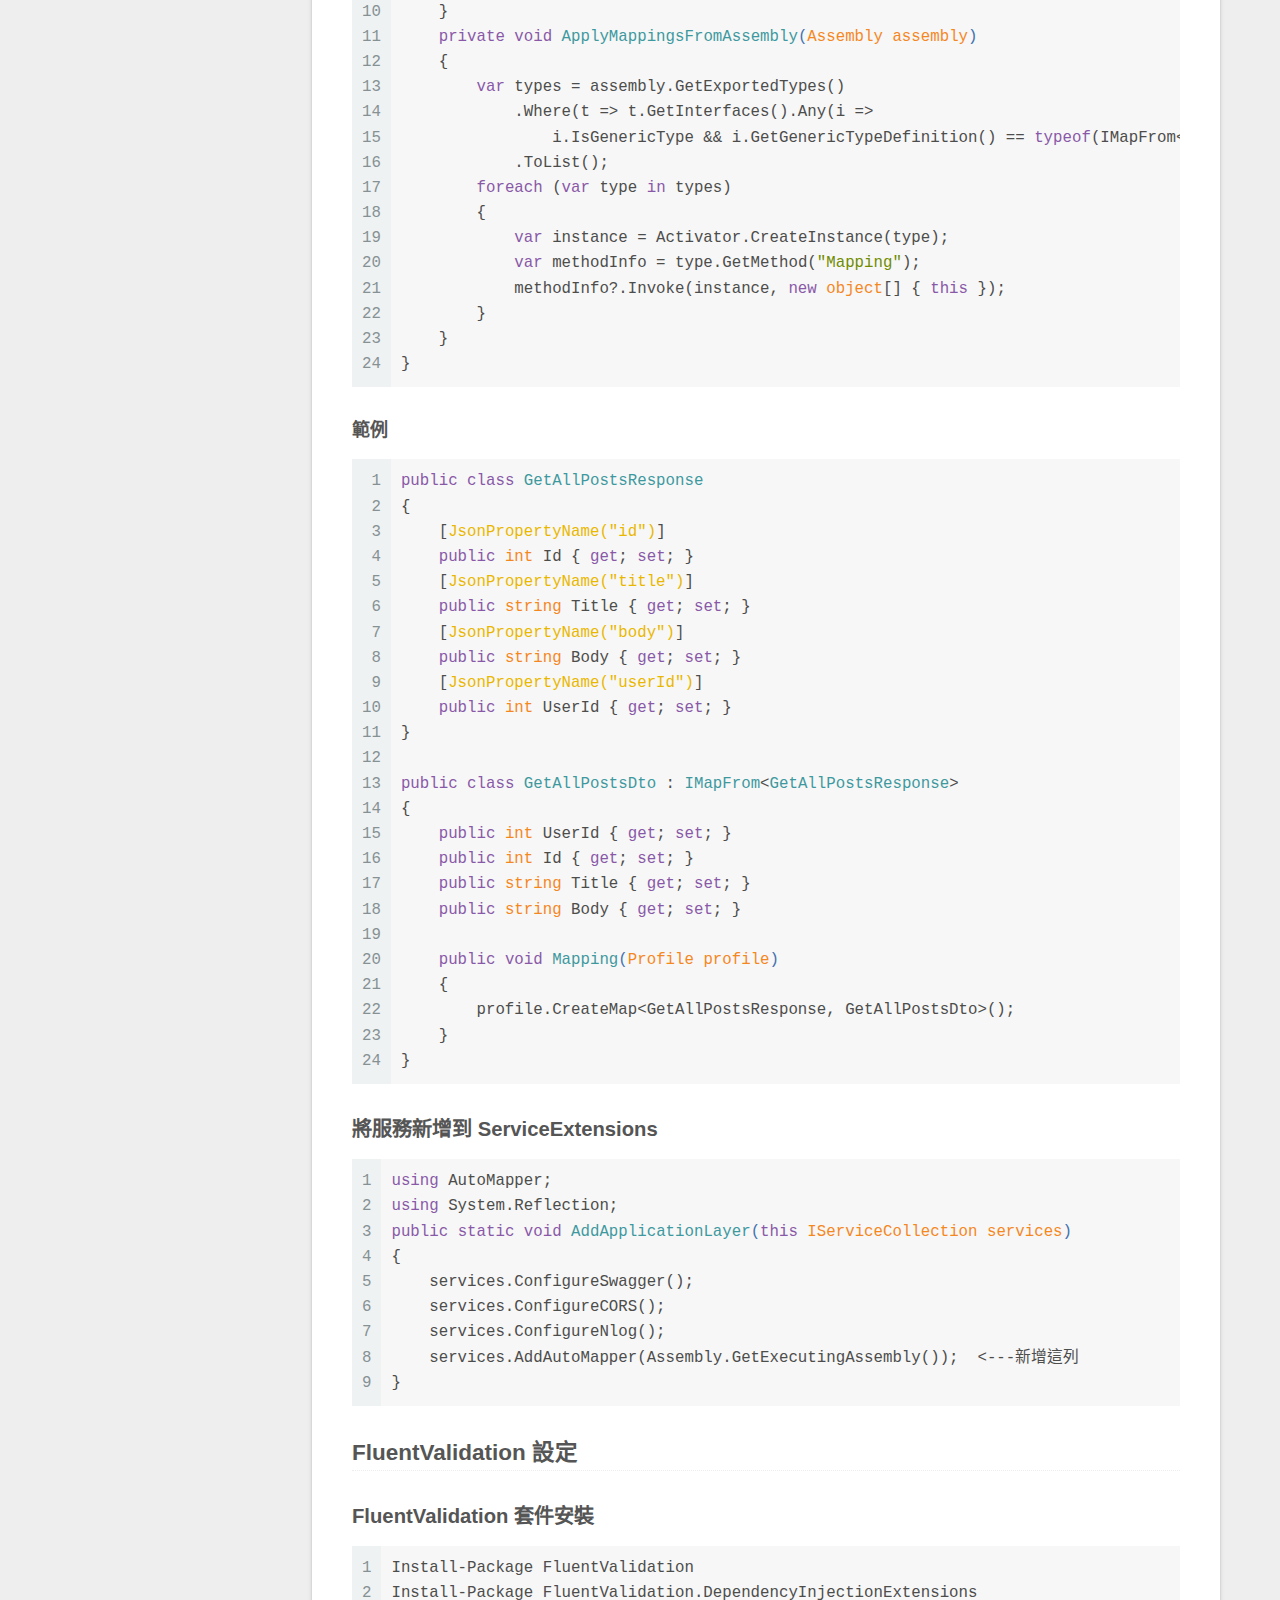
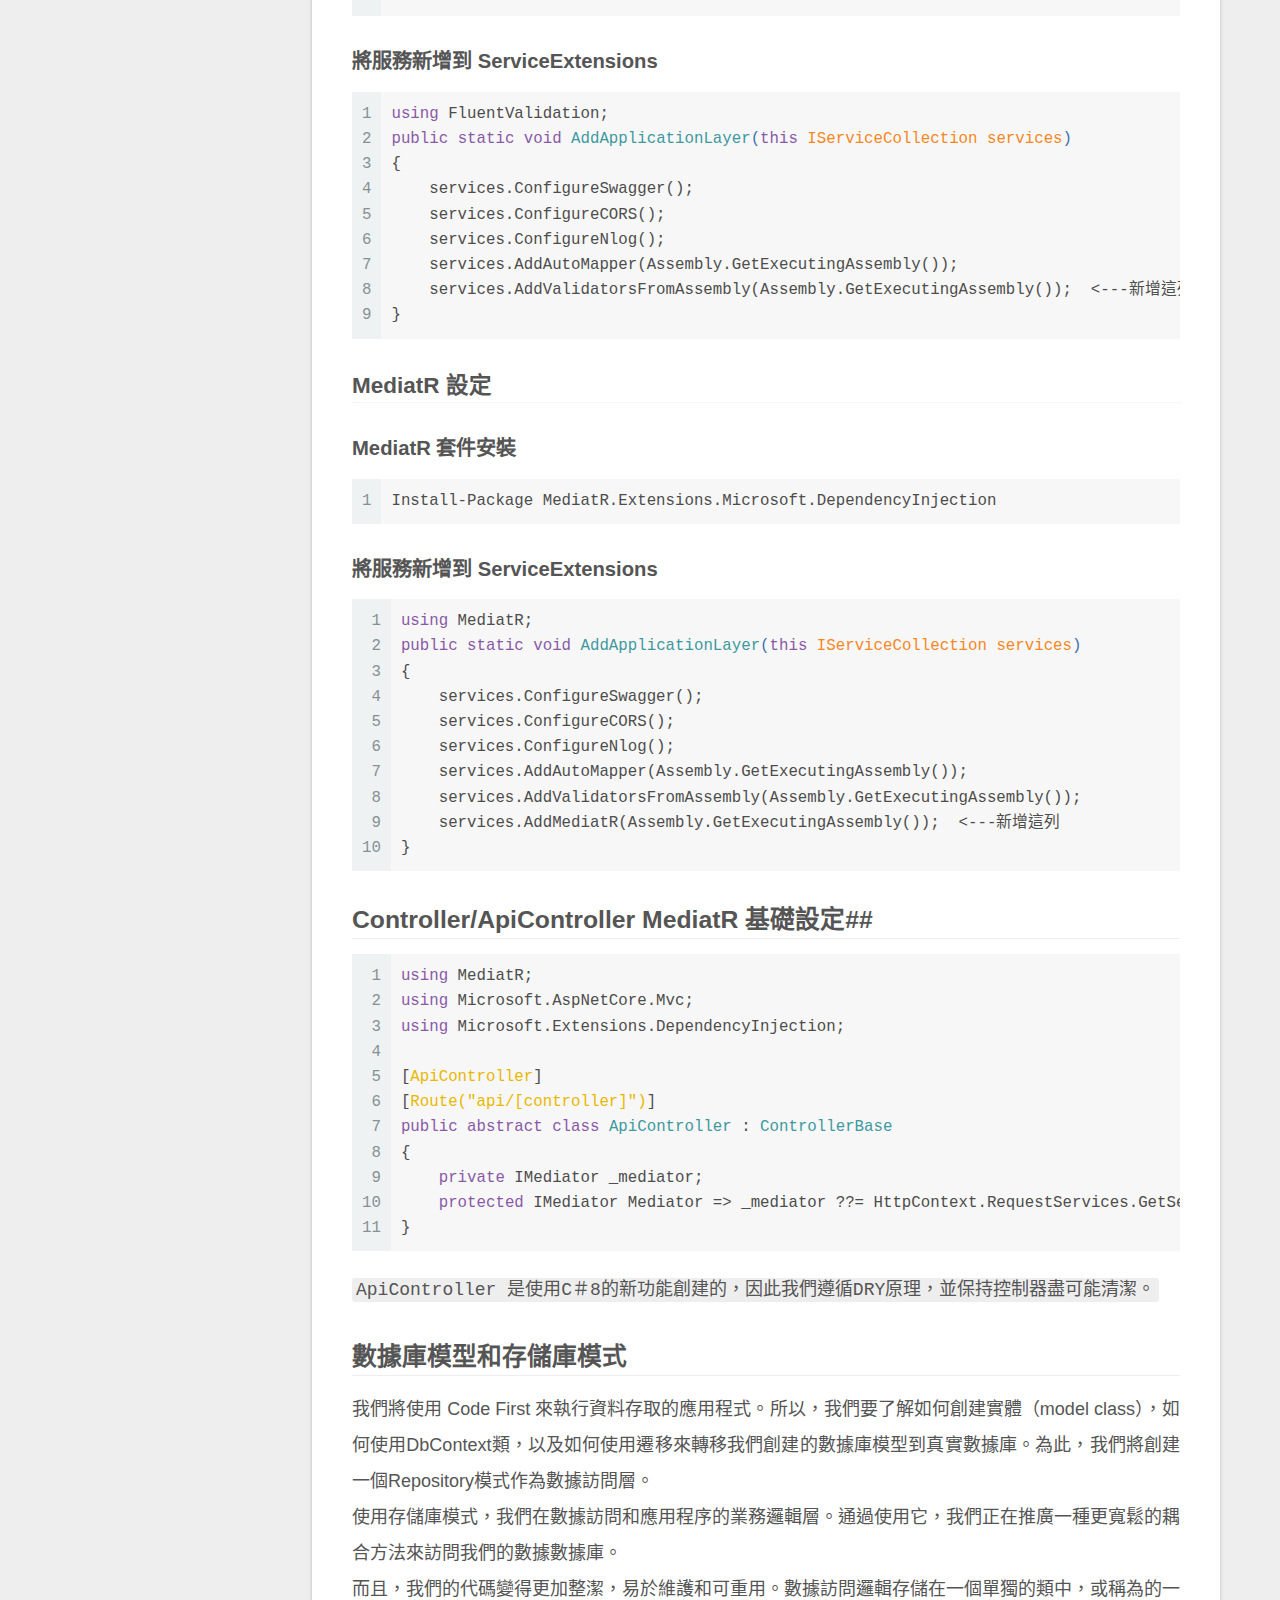
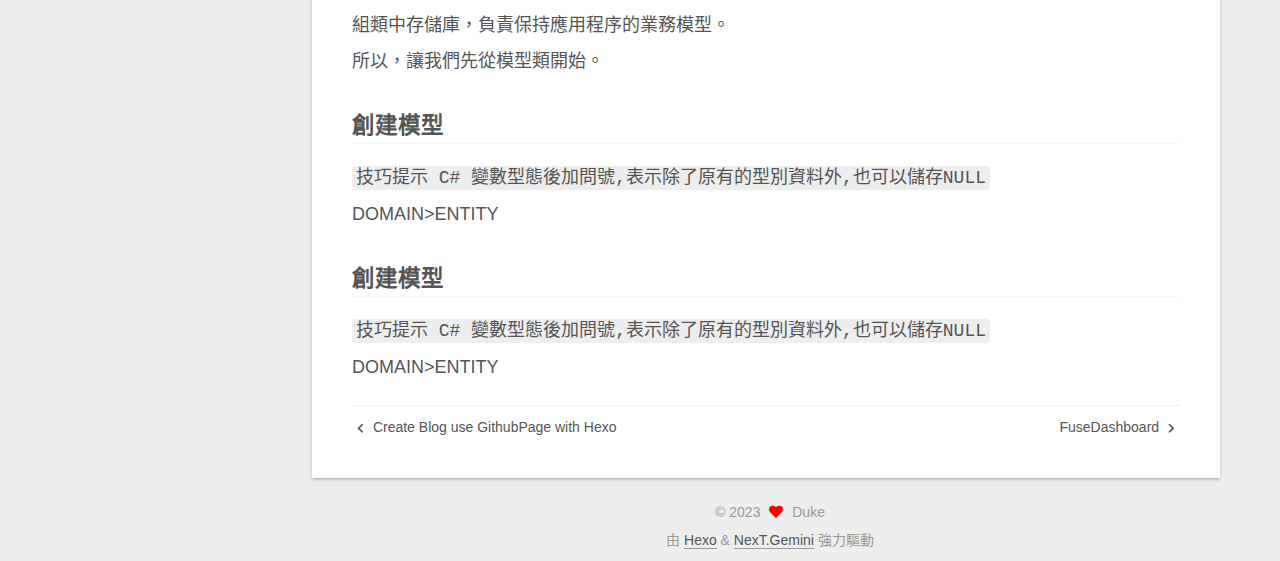
<file: 2020/10/23/CleanArchitecture/index.html>
<!DOCTYPE html>
<html lang="zh-TW">
<head>
  <meta charset="UTF-8">
<meta name="viewport" content="width=device-width, initial-scale=1, maximum-scale=2">
<meta name="theme-color" content="#222">
<meta name="generator" content="Hexo 5.2.0">
  <link rel="apple-touch-icon" sizes="180x180" href="/images/apple-touch-icon-next.png">
  <link rel="icon" type="image/png" sizes="32x32" href="/images/favicon-32x32-next.png">
  <link rel="icon" type="image/png" sizes="16x16" href="/images/favicon-16x16-next.png">
  <link rel="mask-icon" href="/images/logo.svg" color="#222">

<link rel="stylesheet" href="/css/main.css">


<link rel="stylesheet" href="/lib/font-awesome/css/all.min.css">

<script id="hexo-configurations">
    var NexT = window.NexT || {};
    var CONFIG = {"hostname":"topduke.github.io","root":"/","scheme":"Gemini","version":"7.8.0","exturl":false,"sidebar":{"position":"left","display":"post","padding":18,"offset":12,"onmobile":false},"copycode":{"enable":false,"show_result":false,"style":null},"back2top":{"enable":true,"sidebar":false,"scrollpercent":false},"bookmark":{"enable":false,"color":"#222","save":"auto"},"fancybox":false,"mediumzoom":false,"lazyload":false,"pangu":false,"comments":{"style":"tabs","active":null,"storage":true,"lazyload":false,"nav":null},"algolia":{"hits":{"per_page":10},"labels":{"input_placeholder":"Search for Posts","hits_empty":"We didn't find any results for the search: ${query}","hits_stats":"${hits} results found in ${time} ms"}},"localsearch":{"enable":false,"trigger":"auto","top_n_per_article":1,"unescape":false,"preload":false},"motion":{"enable":true,"async":false,"transition":{"post_block":"fadeIn","post_header":"slideDownIn","post_body":"slideDownIn","coll_header":"slideLeftIn","sidebar":"slideUpIn"}}};
  </script>

  <meta name="description" content="項目配置建立方案及引用相關方案123456789dotnet new sln --name DrawWebAPIdotnet new webapi --name WebAPI --no-openapidotnet new classlib --name Applicationdotnet new classlib --name Domaindotnet new classlib --name In">
<meta property="og:type" content="article">
<meta property="og:title" content="使用 Clean Architecture 開發 WebAPI">
<meta property="og:url" content="https://topduke.github.io/2020/10/23/CleanArchitecture/index.html">
<meta property="og:site_name" content="My NoteBook">
<meta property="og:description" content="項目配置建立方案及引用相關方案123456789dotnet new sln --name DrawWebAPIdotnet new webapi --name WebAPI --no-openapidotnet new classlib --name Applicationdotnet new classlib --name Domaindotnet new classlib --name In">
<meta property="og:locale" content="zh_TW">
<meta property="og:image" content="https://topduke.github.io/2020/10/23/CleanArchitecture/1603809858747.jpg">
<meta property="article:published_time" content="2020-10-22T17:49:03.000Z">
<meta property="article:modified_time" content="2020-11-28T22:44:48.287Z">
<meta property="article:author" content="Duke">
<meta name="twitter:card" content="summary">
<meta name="twitter:image" content="https://topduke.github.io/2020/10/23/CleanArchitecture/1603809858747.jpg">

<link rel="canonical" href="https://topduke.github.io/2020/10/23/CleanArchitecture/">


<script id="page-configurations">
  // https://hexo.io/docs/variables.html
  CONFIG.page = {
    sidebar: "",
    isHome : false,
    isPost : true,
    lang   : 'zh-TW'
  };
</script>

  <title>使用 Clean Architecture 開發 WebAPI | My NoteBook</title>
  






  <noscript>
  <style>
  .use-motion .brand,
  .use-motion .menu-item,
  .sidebar-inner,
  .use-motion .post-block,
  .use-motion .pagination,
  .use-motion .comments,
  .use-motion .post-header,
  .use-motion .post-body,
  .use-motion .collection-header { opacity: initial; }

  .use-motion .site-title,
  .use-motion .site-subtitle {
    opacity: initial;
    top: initial;
  }

  .use-motion .logo-line-before i { left: initial; }
  .use-motion .logo-line-after i { right: initial; }
  </style>
</noscript>

</head>

<body itemscope itemtype="http://schema.org/WebPage">
  <div class="container use-motion">
    <div class="headband"></div>

    <header class="header" itemscope itemtype="http://schema.org/WPHeader">
      <div class="header-inner"><div class="site-brand-container">
  <div class="site-nav-toggle">
    <div class="toggle" aria-label="切換導航欄">
      <span class="toggle-line toggle-line-first"></span>
      <span class="toggle-line toggle-line-middle"></span>
      <span class="toggle-line toggle-line-last"></span>
    </div>
  </div>

  <div class="site-meta">

    <a href="/" class="brand" rel="start">
      <span class="logo-line-before"><i></i></span>
      <h1 class="site-title">My NoteBook</h1>
      <span class="logo-line-after"><i></i></span>
    </a>
  </div>

  <div class="site-nav-right">
    <div class="toggle popup-trigger">
    </div>
  </div>
</div>




<nav class="site-nav">
  <ul id="menu" class="main-menu menu">
        <li class="menu-item menu-item-home">

    <a href="/" rel="section"><i class="fa fa-home fa-fw"></i>首頁</a>

  </li>
        <li class="menu-item menu-item-archives">

    <a href="/archives/" rel="section"><i class="fa fa-archive fa-fw"></i>歸檔</a>

  </li>
  </ul>
</nav>




</div>
    </header>

    
  <div class="back-to-top">
    <i class="fa fa-arrow-up"></i>
    <span>0%</span>
  </div>


    <main class="main">
      <div class="main-inner">
        <div class="content-wrap">
          

          <div class="content post posts-expand">
            

    
  
  
  <article itemscope itemtype="http://schema.org/Article" class="post-block" lang="zh-TW">
    <link itemprop="mainEntityOfPage" href="https://topduke.github.io/2020/10/23/CleanArchitecture/">

    <span hidden itemprop="author" itemscope itemtype="http://schema.org/Person">
      <meta itemprop="image" content="/images/avatar.gif">
      <meta itemprop="name" content="Duke">
      <meta itemprop="description" content="">
    </span>

    <span hidden itemprop="publisher" itemscope itemtype="http://schema.org/Organization">
      <meta itemprop="name" content="My NoteBook">
    </span>
      <header class="post-header">
        <h1 class="post-title" itemprop="name headline">
          使用 Clean Architecture 開發 WebAPI
        </h1>

        <div class="post-meta">
            <span class="post-meta-item">
              <span class="post-meta-item-icon">
                <i class="far fa-calendar"></i>
              </span>
              <span class="post-meta-item-text">發表於</span>

              <time title="創建時間：2020-10-23 01:49:03" itemprop="dateCreated datePublished" datetime="2020-10-23T01:49:03+08:00">2020-10-23</time>
            </span>
              <span class="post-meta-item">
                <span class="post-meta-item-icon">
                  <i class="far fa-calendar-check"></i>
                </span>
                <span class="post-meta-item-text">更新於</span>
                <time title="修改時間：2020-11-29 06:44:48" itemprop="dateModified" datetime="2020-11-29T06:44:48+08:00">2020-11-29</time>
              </span>

          

        </div>
      </header>

    
    
    
    <div class="post-body" itemprop="articleBody">

      
        <h2 id="項目配置"><a href="#項目配置" class="headerlink" title="項目配置"></a>項目配置</h2><h3 id="建立方案及引用相關方案"><a href="#建立方案及引用相關方案" class="headerlink" title="建立方案及引用相關方案"></a>建立方案及引用相關方案</h3><figure class="highlight plain"><table><tr><td class="gutter"><pre><span class="line">1</span><br><span class="line">2</span><br><span class="line">3</span><br><span class="line">4</span><br><span class="line">5</span><br><span class="line">6</span><br><span class="line">7</span><br><span class="line">8</span><br><span class="line">9</span><br></pre></td><td class="code"><pre><span class="line">dotnet new sln --name DrawWebAPI</span><br><span class="line">dotnet new webapi --name WebAPI --no-openapi</span><br><span class="line">dotnet new classlib --name Application</span><br><span class="line">dotnet new classlib --name Domain</span><br><span class="line">dotnet new classlib --name Infrastructure</span><br><span class="line">dotnet sln add .\WebAPI\WebAPI.csproj .\Application\Application.csproj .\Domain\Domain.csproj  .\Infrastructure\Infrastructure.csproj</span><br><span class="line">dotnet add Application&#x2F;Application.csproj reference Domain&#x2F;Domain.csproj</span><br><span class="line">dotnet add WebAPI&#x2F;WebAPI.csproj reference Application&#x2F;Application.csproj</span><br><span class="line">dotnet add WebAPI&#x2F;WebAPI.csproj reference Infrastructure\Infrastructure.csproj</span><br></pre></td></tr></table></figure>

<h2 id="建立程式中間層"><a href="#建立程式中間層" class="headerlink" title="建立程式中間層"></a>建立程式中間層</h2><p>由於較大的應用程序可能包含許多不同的內容服務，我們最終會在代碼中產生很多混亂且無法讀取的代碼ConfigureServices方法。<br>為了讓程式更具可讀性，我們創建了 Application 這專案，並將代碼組織成邏輯塊並將這些塊分成擴展方法。</p>
<h3 id="Application專案設定"><a href="#Application專案設定" class="headerlink" title="Application專案設定"></a>Application專案設定</h3><h4 id="安裝套件"><a href="#安裝套件" class="headerlink" title="安裝套件"></a>安裝套件</h4><figure class="highlight plain"><table><tr><td class="gutter"><pre><span class="line">1</span><br><span class="line">2</span><br><span class="line">3</span><br><span class="line">4</span><br><span class="line">5</span><br><span class="line">6</span><br><span class="line">7</span><br><span class="line">8</span><br><span class="line">9</span><br><span class="line">10</span><br><span class="line">11</span><br><span class="line">12</span><br><span class="line">13</span><br><span class="line">14</span><br><span class="line">15</span><br><span class="line">16</span><br><span class="line">17</span><br><span class="line">18</span><br><span class="line">19</span><br></pre></td><td class="code"><pre><span class="line">(Visual Studio Install)</span><br><span class="line">Install-Package AutoMapper.Extensions.Microsoft.DependencyInjection</span><br><span class="line">Install-Package Microsoft.EntityFrameworkCore</span><br><span class="line">Install-Package Microsoft.AspNetCore</span><br><span class="line">Install-Package NLog.Extensions.Logging</span><br><span class="line">Install-Package Swashbuckle.AspNetCore</span><br><span class="line">Install-Package FluentValidation</span><br><span class="line">Install-Package FluentValidation.DependencyInjectionExtensions</span><br><span class="line">Install-Package MediatR.Extensions.Microsoft.DependencyInjection</span><br><span class="line">-------------------------------------------------------------------</span><br><span class="line">(.Net Core CLI Install)</span><br><span class="line">dotnet add Application&#x2F;Application.csproj package AutoMapper.Extensions.Microsoft.DependencyInjection</span><br><span class="line">dotnet add Application&#x2F;Application.csproj package Microsoft.EntityFrameworkCore</span><br><span class="line">dotnet add Application&#x2F;Application.csproj package Microsoft.AspNetCore</span><br><span class="line">dotnet add Application&#x2F;Application.csproj package NLog.Extensions.Logging</span><br><span class="line">dotnet add Application&#x2F;Application.csproj package Swashbuckle.AspNetCore</span><br><span class="line">dotnet add Application&#x2F;Application.csproj package FluentValidation</span><br><span class="line">dotnet add Application&#x2F;Application.csproj package FluentValidation.DependencyInjectionExtensions</span><br><span class="line">dotnet add Application&#x2F;Application.csproj package MediatR.Extensions.Microsoft.DependencyInjection</span><br></pre></td></tr></table></figure>

<h3 id="ServiceExtensions-設定"><a href="#ServiceExtensions-設定" class="headerlink" title="ServiceExtensions 設定"></a>ServiceExtensions 設定</h3><p>在Application專案下創建一個名為 <code>ServiceExtensions</code> 靜態新類別。</p>
<figure class="highlight c#"><table><tr><td class="gutter"><pre><span class="line">1</span><br><span class="line">2</span><br><span class="line">3</span><br><span class="line">4</span><br><span class="line">5</span><br><span class="line">6</span><br><span class="line">7</span><br><span class="line">8</span><br><span class="line">9</span><br><span class="line">10</span><br><span class="line">11</span><br></pre></td><td class="code"><pre><span class="line"><span class="keyword">using</span> Microsoft.AspNetCore.Builder;</span><br><span class="line"><span class="keyword">using</span> Microsoft.Extensions.DependencyInjection;</span><br><span class="line"><span class="keyword">public</span> <span class="keyword">static</span> <span class="keyword">class</span> <span class="title">ServiceExtensions</span></span><br><span class="line">&#123;</span><br><span class="line">    <span class="function"><span class="keyword">public</span> <span class="keyword">static</span> <span class="keyword">void</span> <span class="title">AddApplicationLayer</span>(<span class="params"><span class="keyword">this</span> IServiceCollection services</span>)</span></span><br><span class="line"><span class="function"></span>    &#123;</span><br><span class="line">    &#125;</span><br><span class="line">    <span class="function"><span class="keyword">public</span> <span class="keyword">static</span> <span class="keyword">void</span> <span class="title">UseApplicationLayer</span>(<span class="params"><span class="keyword">this</span> IApplicationBuilder app</span>)</span></span><br><span class="line"><span class="function"></span>    &#123;</span><br><span class="line">    &#125;</span><br><span class="line">&#125;</span><br></pre></td></tr></table></figure>
<p>在 <code>Startup.cs</code> 新增</p>
<figure class="highlight c#"><table><tr><td class="gutter"><pre><span class="line">1</span><br><span class="line">2</span><br><span class="line">3</span><br><span class="line">4</span><br><span class="line">5</span><br><span class="line">6</span><br><span class="line">7</span><br><span class="line">8</span><br><span class="line">9</span><br><span class="line">10</span><br><span class="line">11</span><br><span class="line">12</span><br><span class="line">13</span><br><span class="line">14</span><br><span class="line">15</span><br><span class="line">16</span><br><span class="line">17</span><br><span class="line">18</span><br><span class="line">19</span><br><span class="line">20</span><br><span class="line">21</span><br><span class="line">22</span><br><span class="line">23</span><br></pre></td><td class="code"><pre><span class="line"><span class="keyword">using</span> Application;</span><br><span class="line"><span class="function"><span class="keyword">public</span> <span class="keyword">void</span> <span class="title">ConfigureServices</span>(<span class="params">IServiceCollection services</span>)</span></span><br><span class="line"><span class="function"></span>&#123;</span><br><span class="line">    services.AddApplicationLayer(); &lt;----新增這列</span><br><span class="line">    services.AddControllers();</span><br><span class="line">&#125;</span><br><span class="line"></span><br><span class="line"><span class="function"><span class="keyword">public</span> <span class="keyword">void</span> <span class="title">Configure</span>(<span class="params">IApplicationBuilder app, IWebHostEnvironment env</span>)</span></span><br><span class="line"><span class="function"></span>&#123;</span><br><span class="line">    <span class="keyword">if</span> (env.IsDevelopment())</span><br><span class="line">    &#123;</span><br><span class="line">        app.UseDeveloperExceptionPage();</span><br><span class="line">    &#125;</span><br><span class="line">    app.UseHttpsRedirection();</span><br><span class="line">    app.UseStaticFiles();</span><br><span class="line">    app.UseRouting();</span><br><span class="line">    app.UseApplicationLayer(); &lt;----新增這列</span><br><span class="line">    app.UseAuthorization();</span><br><span class="line">    app.UseEndpoints(endpoints =&gt;</span><br><span class="line">    &#123;</span><br><span class="line">        endpoints.MapControllers();</span><br><span class="line">    &#125;);</span><br><span class="line">&#125;</span><br></pre></td></tr></table></figure>
<h3 id="Swagger-設定"><a href="#Swagger-設定" class="headerlink" title="Swagger 設定"></a>Swagger 設定</h3><ul>
<li>Swashbuckle.AspNetCore.Swagger：Swagger 物件模型和中介軟體，用來公開 SwaggerDocument 物件作為 JSON 端點。</li>
<li>Swashbuckle.AspNetCore.SwaggerGen：Swagger 產生器，可直接從您的路由、控制器和模型建置 SwaggerDocument 物件。 它通常會結合 Swagger 端點中介軟體，以便自動公開 Swagger JSON。</li>
<li>Swashbuckle.AspNetCore.SwaggerUI：Swagger UI 工具的內嵌版本。 它可以解譯 Swagger JSON，建置豐富、可自訂的 Web API 功能描述體驗。 其中包括公用方法的內建測試載入器。<h4 id="Swashbuckle-AspNetCore-套件安裝"><a href="#Swashbuckle-AspNetCore-套件安裝" class="headerlink" title="Swashbuckle.AspNetCore 套件安裝"></a>Swashbuckle.AspNetCore 套件安裝</h4><figure class="highlight plain"><table><tr><td class="gutter"><pre><span class="line">1</span><br></pre></td><td class="code"><pre><span class="line">Install-Package Swashbuckle.AspNetCore</span><br></pre></td></tr></table></figure>
<h4 id="創建-Swagger-中介服務"><a href="#創建-Swagger-中介服務" class="headerlink" title="創建 Swagger 中介服務"></a>創建 Swagger 中介服務</h4>在 Application 專案下,創建 Swagger 文件夾,並在Swagger目錄下新增 <code>SwaggerExtension</code> 類別<figure class="highlight c#"><table><tr><td class="gutter"><pre><span class="line">1</span><br><span class="line">2</span><br><span class="line">3</span><br><span class="line">4</span><br><span class="line">5</span><br><span class="line">6</span><br><span class="line">7</span><br><span class="line">8</span><br><span class="line">9</span><br><span class="line">10</span><br><span class="line">11</span><br><span class="line">12</span><br><span class="line">13</span><br><span class="line">14</span><br><span class="line">15</span><br><span class="line">16</span><br><span class="line">17</span><br><span class="line">18</span><br><span class="line">19</span><br><span class="line">20</span><br></pre></td><td class="code"><pre><span class="line"><span class="keyword">using</span> Microsoft.AspNetCore.Builder;</span><br><span class="line"><span class="keyword">using</span> Microsoft.Extensions.DependencyInjection;</span><br><span class="line"><span class="keyword">using</span> Microsoft.OpenApi.Models;</span><br><span class="line"><span class="keyword">public</span> <span class="keyword">static</span> <span class="keyword">class</span> <span class="title">SwaggerExtension</span></span><br><span class="line">&#123;</span><br><span class="line">    <span class="function"><span class="keyword">public</span> <span class="keyword">static</span> <span class="keyword">void</span> <span class="title">ConfigureSwagger</span>(<span class="params"><span class="keyword">this</span> IServiceCollection services</span>)</span> =&gt;</span><br><span class="line">        services.AddSwaggerGen(s =&gt;</span><br><span class="line">        &#123;</span><br><span class="line">            s.SwaggerDoc(<span class="string">&quot;v1&quot;</span>, <span class="keyword">new</span> OpenApiInfo &#123; Title = <span class="string">&quot;DrawWeb API&quot;</span>, Version = <span class="string">&quot;v1&quot;</span> &#125;);</span><br><span class="line">        &#125;);</span><br><span class="line"></span><br><span class="line">    <span class="function"><span class="keyword">public</span> <span class="keyword">static</span> <span class="keyword">void</span> <span class="title">UseSwaggerExtension</span>(<span class="params"><span class="keyword">this</span> IApplicationBuilder app</span>)</span></span><br><span class="line"><span class="function"></span>    &#123;</span><br><span class="line">        app.UseSwagger();</span><br><span class="line">        app.UseSwaggerUI(c =&gt;</span><br><span class="line">        &#123;</span><br><span class="line">            c.SwaggerEndpoint(<span class="string">&quot;/swagger/v1/swagger.json&quot;</span>, <span class="string">&quot;DrawWeb API&quot;</span>);</span><br><span class="line">        &#125;);</span><br><span class="line">    &#125;</span><br><span class="line">&#125;</span><br></pre></td></tr></table></figure>
<h4 id="將服務新增到-ServiceExtensions"><a href="#將服務新增到-ServiceExtensions" class="headerlink" title="將服務新增到 ServiceExtensions"></a>將服務新增到 ServiceExtensions</h4><figure class="highlight c#"><table><tr><td class="gutter"><pre><span class="line">1</span><br><span class="line">2</span><br><span class="line">3</span><br><span class="line">4</span><br><span class="line">5</span><br></pre></td><td class="code"><pre><span class="line"><span class="keyword">using</span> Application.Swagger;</span><br><span class="line"><span class="function"><span class="keyword">public</span> <span class="keyword">static</span> <span class="keyword">void</span> <span class="title">AddApplicationLayer</span>(<span class="params"><span class="keyword">this</span> IServiceCollection services</span>)</span></span><br><span class="line"><span class="function"></span>&#123;</span><br><span class="line">    services.ConfigureSwagger(); &lt;---新增這列</span><br><span class="line">&#125;</span><br></pre></td></tr></table></figure>
<h4 id="修改-Startup-cs"><a href="#修改-Startup-cs" class="headerlink" title="修改 Startup.cs"></a>修改 Startup.cs</h4><figure class="highlight c#"><table><tr><td class="gutter"><pre><span class="line">1</span><br><span class="line">2</span><br><span class="line">3</span><br><span class="line">4</span><br><span class="line">5</span><br><span class="line">6</span><br><span class="line">7</span><br><span class="line">8</span><br><span class="line">9</span><br><span class="line">10</span><br><span class="line">11</span><br><span class="line">12</span><br><span class="line">13</span><br><span class="line">14</span><br><span class="line">15</span><br><span class="line">16</span><br><span class="line">17</span><br><span class="line">18</span><br><span class="line">19</span><br><span class="line">20</span><br><span class="line">21</span><br><span class="line">22</span><br><span class="line">23</span><br></pre></td><td class="code"><pre><span class="line"><span class="function"><span class="keyword">public</span> <span class="keyword">void</span> <span class="title">ConfigureServices</span>(<span class="params">IServiceCollection services</span>)</span></span><br><span class="line"><span class="function"></span>&#123;</span><br><span class="line">    services.AddApplicationLayer();</span><br><span class="line">    services.AddControllers();</span><br><span class="line">&#125;</span><br><span class="line"></span><br><span class="line"><span class="comment">// This method gets called by the runtime. Use this method to configure the HTTP request pipeline.</span></span><br><span class="line"><span class="function"><span class="keyword">public</span> <span class="keyword">void</span> <span class="title">Configure</span>(<span class="params">IApplicationBuilder app, IWebHostEnvironment env</span>)</span></span><br><span class="line"><span class="function"></span>&#123;</span><br><span class="line">    <span class="keyword">if</span> (env.IsDevelopment())</span><br><span class="line">    &#123;</span><br><span class="line">        app.UseDeveloperExceptionPage();</span><br><span class="line">        app.UseSwaggerExtension(); &lt;---新增這列 </span><br><span class="line">    &#125;</span><br><span class="line">    app.UseHttpsRedirection();</span><br><span class="line">    app.UseApplicationLayer();</span><br><span class="line">    app.UseRouting();</span><br><span class="line">    app.UseAuthorization();</span><br><span class="line">    app.UseEndpoints(endpoints =&gt;</span><br><span class="line">    &#123;</span><br><span class="line">        endpoints.MapControllers();</span><br><span class="line">    &#125;);</span><br><span class="line">&#125;</span><br></pre></td></tr></table></figure>
<h4 id="修改-launchSettings-json"><a href="#修改-launchSettings-json" class="headerlink" title="修改 launchSettings.json"></a>修改 launchSettings.json</h4><figure class="highlight plain"><table><tr><td class="gutter"><pre><span class="line">1</span><br><span class="line">2</span><br><span class="line">3</span><br><span class="line">4</span><br><span class="line">5</span><br><span class="line">6</span><br><span class="line">7</span><br><span class="line">8</span><br><span class="line">9</span><br><span class="line">10</span><br><span class="line">11</span><br><span class="line">12</span><br><span class="line">13</span><br><span class="line">14</span><br><span class="line">15</span><br><span class="line">16</span><br><span class="line">17</span><br><span class="line">18</span><br><span class="line">19</span><br><span class="line">20</span><br><span class="line">21</span><br><span class="line">22</span><br><span class="line">23</span><br><span class="line">24</span><br><span class="line">25</span><br><span class="line">26</span><br><span class="line">27</span><br><span class="line">28</span><br><span class="line">29</span><br><span class="line">30</span><br><span class="line">31</span><br></pre></td><td class="code"><pre><span class="line">&#123;</span><br><span class="line">  &quot;$schema&quot;: &quot;http:&#x2F;&#x2F;json.schemastore.org&#x2F;launchsettings.json&quot;,</span><br><span class="line">  &quot;iisSettings&quot;: &#123;</span><br><span class="line">    &quot;windowsAuthentication&quot;: false,</span><br><span class="line">    &quot;anonymousAuthentication&quot;: true,</span><br><span class="line">    &quot;iisExpress&quot;: &#123;</span><br><span class="line">      &quot;applicationUrl&quot;: &quot;http:&#x2F;&#x2F;localhost:62141&quot;,</span><br><span class="line">      &quot;sslPort&quot;: 44334</span><br><span class="line">    &#125;</span><br><span class="line">  &#125;,</span><br><span class="line">  &quot;profiles&quot;: &#123;</span><br><span class="line">    &quot;IIS Express&quot;: &#123;</span><br><span class="line">      &quot;commandName&quot;: &quot;IISExpress&quot;,</span><br><span class="line">      &quot;launchBrowser&quot;: true,</span><br><span class="line">      &quot;launchUrl&quot;: &quot;swagger&quot;,  &lt;---修改為swagger</span><br><span class="line">      &quot;environmentVariables&quot;: &#123;</span><br><span class="line">        &quot;ASPNETCORE_ENVIRONMENT&quot;: &quot;Development&quot;</span><br><span class="line">      &#125;</span><br><span class="line">    &#125;,</span><br><span class="line">    &quot;qq&quot;: &#123;</span><br><span class="line">      &quot;commandName&quot;: &quot;Project&quot;,</span><br><span class="line">      &quot;dotnetRunMessages&quot;: &quot;true&quot;,</span><br><span class="line">      &quot;launchBrowser&quot;: true,</span><br><span class="line">      &quot;launchUrl&quot;: &quot;swagger&quot;,   &lt;---修改為swagger</span><br><span class="line">      &quot;applicationUrl&quot;: &quot;https:&#x2F;&#x2F;localhost:5001;http:&#x2F;&#x2F;localhost:5000&quot;,</span><br><span class="line">      &quot;environmentVariables&quot;: &#123;</span><br><span class="line">        &quot;ASPNETCORE_ENVIRONMENT&quot;: &quot;Development&quot;</span><br><span class="line">      &#125;</span><br><span class="line">    &#125;</span><br><span class="line">  &#125;</span><br><span class="line">&#125;</span><br></pre></td></tr></table></figure>
<h4 id="測試-Swagger"><a href="#測試-Swagger" class="headerlink" title="測試 Swagger"></a>測試 Swagger</h4><figure class="highlight plain"><table><tr><td class="gutter"><pre><span class="line">1</span><br></pre></td><td class="code"><pre><span class="line">F5 執行 出現Swagger UI即為正常</span><br></pre></td></tr></table></figure>

</li>
</ul>
<h3 id="CORS-設定"><a href="#CORS-設定" class="headerlink" title="CORS 設定"></a>CORS 設定</h3><p>在 Application 專案下,創建CORS文件夾,並在CORS目錄下新增 <code>CORSExtension</code> 類別</p>
<figure class="highlight c#"><table><tr><td class="gutter"><pre><span class="line">1</span><br><span class="line">2</span><br><span class="line">3</span><br><span class="line">4</span><br><span class="line">5</span><br><span class="line">6</span><br><span class="line">7</span><br><span class="line">8</span><br><span class="line">9</span><br><span class="line">10</span><br><span class="line">11</span><br><span class="line">12</span><br><span class="line">13</span><br><span class="line">14</span><br><span class="line">15</span><br><span class="line">16</span><br><span class="line">17</span><br><span class="line">18</span><br></pre></td><td class="code"><pre><span class="line"><span class="keyword">using</span> Microsoft.AspNetCore.Builder;</span><br><span class="line"><span class="keyword">using</span> Microsoft.Extensions.DependencyInjection;</span><br><span class="line"><span class="keyword">public</span> <span class="keyword">static</span> <span class="keyword">class</span> <span class="title">CORSExtension</span></span><br><span class="line">&#123;</span><br><span class="line">    <span class="function"><span class="keyword">public</span> <span class="keyword">static</span> <span class="keyword">void</span> <span class="title">ConfigureCORS</span>(<span class="params"><span class="keyword">this</span> IServiceCollection services</span>)</span> =&gt;</span><br><span class="line">        services.AddCors(options =&gt;</span><br><span class="line">        &#123;</span><br><span class="line">            options.AddPolicy(<span class="string">&quot;CorsPolicy&quot;</span>, builder =&gt;</span><br><span class="line">                    builder.AllowAnyOrigin()</span><br><span class="line">                        .AllowAnyMethod()</span><br><span class="line">                        .AllowAnyHeader());</span><br><span class="line">        &#125;);</span><br><span class="line"></span><br><span class="line">    <span class="function"><span class="keyword">public</span> <span class="keyword">static</span> <span class="keyword">void</span> <span class="title">UseCorsExtension</span>(<span class="params"><span class="keyword">this</span> IApplicationBuilder app</span>)</span></span><br><span class="line"><span class="function"></span>        &#123;</span><br><span class="line">            app.UseCors(<span class="string">&quot;CorsPolicy&quot;</span>);</span><br><span class="line">        &#125;</span><br><span class="line">&#125;</span><br></pre></td></tr></table></figure>
<p>在 Extensions文件夾下的 <code>ServiceExtensions</code> 新增</p>
<figure class="highlight c#"><table><tr><td class="gutter"><pre><span class="line">1</span><br><span class="line">2</span><br><span class="line">3</span><br><span class="line">4</span><br><span class="line">5</span><br><span class="line">6</span><br><span class="line">7</span><br><span class="line">8</span><br><span class="line">9</span><br><span class="line">10</span><br><span class="line">11</span><br><span class="line">12</span><br><span class="line">13</span><br><span class="line">14</span><br></pre></td><td class="code"><pre><span class="line"><span class="keyword">using</span> Application.Cors;</span><br><span class="line"><span class="keyword">public</span> <span class="keyword">static</span> <span class="keyword">class</span> <span class="title">ServiceExtensions</span></span><br><span class="line">&#123;</span><br><span class="line">    <span class="function"><span class="keyword">public</span> <span class="keyword">static</span> <span class="keyword">void</span> <span class="title">AddApplicationLayer</span>(<span class="params"><span class="keyword">this</span> IServiceCollection services</span>)</span></span><br><span class="line"><span class="function"></span>    &#123;</span><br><span class="line">        services.ConfigureSwagger();</span><br><span class="line">        services.ConfigureCORS();   &lt;----新增</span><br><span class="line">    &#125;</span><br><span class="line"></span><br><span class="line">    <span class="function"><span class="keyword">public</span> <span class="keyword">static</span> <span class="keyword">void</span> <span class="title">UseApplicationLayer</span>(<span class="params"><span class="keyword">this</span> IApplicationBuilder app</span>)</span></span><br><span class="line"><span class="function"></span>    &#123;</span><br><span class="line">        app.UseCorsExtension();     &lt;----新增</span><br><span class="line">    &#125;</span><br><span class="line">&#125;</span><br></pre></td></tr></table></figure>
<h3 id="NLOG-設定"><a href="#NLOG-設定" class="headerlink" title="NLOG 設定"></a>NLOG 設定</h3><h4 id="NLog-Extensions-Logging-套件安裝"><a href="#NLog-Extensions-Logging-套件安裝" class="headerlink" title="NLog.Extensions.Logging 套件安裝"></a>NLog.Extensions.Logging 套件安裝</h4><figure class="highlight bash"><table><tr><td class="gutter"><pre><span class="line">1</span><br></pre></td><td class="code"><pre><span class="line">Install-Package NLog.Extensions.Logging</span><br></pre></td></tr></table></figure>
<h4 id="建立-nlog-config-XML檔格式-並放在啟動專案下的根目錄"><a href="#建立-nlog-config-XML檔格式-並放在啟動專案下的根目錄" class="headerlink" title="建立 nlog.config XML檔格式 並放在啟動專案下的根目錄"></a>建立 nlog.config XML檔格式 並放在啟動專案下的根目錄</h4><figure class="highlight xml"><table><tr><td class="gutter"><pre><span class="line">1</span><br><span class="line">2</span><br><span class="line">3</span><br><span class="line">4</span><br><span class="line">5</span><br><span class="line">6</span><br><span class="line">7</span><br><span class="line">8</span><br><span class="line">9</span><br><span class="line">10</span><br><span class="line">11</span><br><span class="line">12</span><br><span class="line">13</span><br><span class="line">14</span><br><span class="line">15</span><br></pre></td><td class="code"><pre><span class="line"><span class="meta">&lt;?xml version=&quot;1.0&quot; encoding=&quot;utf-8&quot; ?&gt;</span></span><br><span class="line"><span class="tag">&lt;<span class="name">nlog</span> <span class="attr">xmlns</span>=<span class="string">&quot;http://www.nlog-project.org/schemas/NLog.xsd&quot;</span></span></span><br><span class="line"><span class="tag">      <span class="attr">xmlns:xsi</span>=<span class="string">&quot;http://www.w3.org/2001/XMLSchema-instance&quot;</span></span></span><br><span class="line"><span class="tag">      <span class="attr">autoReload</span>=<span class="string">&quot;true&quot;</span></span></span><br><span class="line"><span class="tag">      <span class="attr">internalLogLevel</span>=<span class="string">&quot;Trace&quot;</span></span></span><br><span class="line"><span class="tag">      <span class="attr">internalLogFile</span>=<span class="string">&quot;d:\logs\internallog.txt&quot;</span>&gt;</span></span><br><span class="line">    <span class="tag">&lt;<span class="name">targets</span>&gt;</span></span><br><span class="line">        <span class="tag">&lt;<span class="name">target</span> <span class="attr">name</span>=<span class="string">&quot;logfile&quot;</span> <span class="attr">xsi:type</span>=<span class="string">&quot;File&quot;</span></span></span><br><span class="line"><span class="tag">            <span class="attr">fileName</span>=<span class="string">&quot;d:\logs\$&#123;shortdate&#125;_logfile.txt&quot;</span></span></span><br><span class="line"><span class="tag">            <span class="attr">layout</span>=<span class="string">&quot;$&#123;longdate&#125; $&#123;level:uppercase=true&#125; $&#123;message&#125;&quot;</span>/&gt;</span></span><br><span class="line">    <span class="tag">&lt;/<span class="name">targets</span>&gt;</span></span><br><span class="line">    <span class="tag">&lt;<span class="name">rules</span>&gt;</span></span><br><span class="line">        <span class="tag">&lt;<span class="name">logger</span> <span class="attr">name</span>=<span class="string">&quot;*&quot;</span> <span class="attr">minlevel</span>=<span class="string">&quot;Debug&quot;</span> <span class="attr">writeTo</span>=<span class="string">&quot;logfile&quot;</span> /&gt;</span></span><br><span class="line">    <span class="tag">&lt;/<span class="name">rules</span>&gt;</span></span><br><span class="line"><span class="tag">&lt;/<span class="name">nlog</span>&gt;</span></span><br></pre></td></tr></table></figure>
<h4 id="啟動複製到bin-目錄"><a href="#啟動複製到bin-目錄" class="headerlink" title="啟動複製到bin 目錄"></a>啟動複製到bin 目錄</h4><p><img src="1603809858747.jpg" alt="建立新的ASP.NET Core Web 應用程式"></p>
<h4 id="建立-ILoggerManager-介面"><a href="#建立-ILoggerManager-介面" class="headerlink" title="建立 ILoggerManager 介面"></a>建立 ILoggerManager 介面</h4><p>我們的記錄器服務將包括四種記錄消息的方法</p>
<ul>
<li>Info messages</li>
<li>Warning messages</li>
<li>Debug messages</li>
<li>Error message<br>為此，我們將創建一個接口在合同項目中包含以下內容的名為ILoggerManager的項目四個方法定義。</li>
</ul>
<p>在Application專案下創建Nlog文件夾,並在Nlog目錄下新增 <code>ILoggerManager</code> 介面類別</p>
<figure class="highlight c#"><table><tr><td class="gutter"><pre><span class="line">1</span><br><span class="line">2</span><br><span class="line">3</span><br><span class="line">4</span><br><span class="line">5</span><br><span class="line">6</span><br><span class="line">7</span><br></pre></td><td class="code"><pre><span class="line"><span class="keyword">public</span> <span class="keyword">interface</span> <span class="title">ILoggerManager</span></span><br><span class="line">&#123;</span><br><span class="line">    <span class="function"><span class="keyword">void</span> <span class="title">LogInfo</span>(<span class="params"><span class="built_in">string</span> message</span>)</span>;</span><br><span class="line">    <span class="function"><span class="keyword">void</span> <span class="title">LogWarn</span>(<span class="params"><span class="built_in">string</span> message</span>)</span>;</span><br><span class="line">    <span class="function"><span class="keyword">void</span> <span class="title">LogDebug</span>(<span class="params"><span class="built_in">string</span> message</span>)</span>;</span><br><span class="line">    <span class="function"><span class="keyword">void</span> <span class="title">LogError</span>(<span class="params"><span class="built_in">string</span> message</span>)</span>;</span><br><span class="line">&#125;</span><br></pre></td></tr></table></figure>
<h4 id="實現ILoggerManager定義的接口"><a href="#實現ILoggerManager定義的接口" class="headerlink" title="實現ILoggerManager定義的接口"></a>實現ILoggerManager定義的接口</h4><p>Nlog目錄下新增 <code>LoggerManager</code> 類別</p>
<figure class="highlight c#"><table><tr><td class="gutter"><pre><span class="line">1</span><br><span class="line">2</span><br><span class="line">3</span><br><span class="line">4</span><br><span class="line">5</span><br><span class="line">6</span><br><span class="line">7</span><br><span class="line">8</span><br><span class="line">9</span><br><span class="line">10</span><br><span class="line">11</span><br><span class="line">12</span><br><span class="line">13</span><br><span class="line">14</span><br><span class="line">15</span><br><span class="line">16</span><br><span class="line">17</span><br><span class="line">18</span><br><span class="line">19</span><br><span class="line">20</span><br><span class="line">21</span><br><span class="line">22</span><br><span class="line">23</span><br></pre></td><td class="code"><pre><span class="line"><span class="keyword">using</span> NLog;</span><br><span class="line"><span class="keyword">public</span> <span class="keyword">class</span> <span class="title">LoggerManager</span> : <span class="title">ILoggerManager</span></span><br><span class="line">    &#123;</span><br><span class="line">        <span class="keyword">private</span> <span class="keyword">static</span> ILogger logger = LogManager.GetCurrentClassLogger();</span><br><span class="line"></span><br><span class="line">        <span class="function"><span class="keyword">public</span> <span class="keyword">void</span> <span class="title">LogDebug</span>(<span class="params"><span class="built_in">string</span> message</span>)</span></span><br><span class="line"><span class="function"></span>        &#123;</span><br><span class="line">            logger.Debug(message);</span><br><span class="line">        &#125;</span><br><span class="line"></span><br><span class="line">        <span class="function"><span class="keyword">public</span> <span class="keyword">void</span> <span class="title">LogError</span>(<span class="params"><span class="built_in">string</span> message</span>)</span></span><br><span class="line"><span class="function"></span>        &#123;</span><br><span class="line">            logger.Error(message);</span><br><span class="line">        &#125;</span><br><span class="line">        <span class="function"><span class="keyword">public</span> <span class="keyword">void</span> <span class="title">LogInfo</span>(<span class="params"><span class="built_in">string</span> message</span>)</span></span><br><span class="line"><span class="function"></span>        &#123;</span><br><span class="line">            logger.Info(message);</span><br><span class="line">        &#125;</span><br><span class="line">        <span class="function"><span class="keyword">public</span> <span class="keyword">void</span> <span class="title">LogWarn</span>(<span class="params"><span class="built_in">string</span> message</span>)</span></span><br><span class="line"><span class="function"></span>        &#123;</span><br><span class="line">            logger.Warn(message);</span><br><span class="line">        &#125;</span><br><span class="line">    &#125;</span><br></pre></td></tr></table></figure>
<h4 id="創建-NlogExtension"><a href="#創建-NlogExtension" class="headerlink" title="創建 NlogExtension"></a>創建 NlogExtension</h4><figure class="highlight c#"><table><tr><td class="gutter"><pre><span class="line">1</span><br><span class="line">2</span><br><span class="line">3</span><br><span class="line">4</span><br><span class="line">5</span><br><span class="line">6</span><br></pre></td><td class="code"><pre><span class="line"><span class="keyword">using</span> Microsoft.Extensions.DependencyInjection;</span><br><span class="line"><span class="keyword">public</span> <span class="keyword">static</span> <span class="keyword">class</span> <span class="title">NlogExtension</span></span><br><span class="line">&#123;</span><br><span class="line">    <span class="function"><span class="keyword">public</span> <span class="keyword">static</span> <span class="keyword">void</span> <span class="title">ConfigureNlog</span>(<span class="params"><span class="keyword">this</span> IServiceCollection services</span>)</span> =&gt;</span><br><span class="line">        services.AddScoped&lt;ILoggerManager, LoggerManager&gt;();</span><br><span class="line">&#125;</span><br></pre></td></tr></table></figure>
<h4 id="將服務新增到-ServiceExtensions-1"><a href="#將服務新增到-ServiceExtensions-1" class="headerlink" title="將服務新增到 ServiceExtensions"></a>將服務新增到 ServiceExtensions</h4><figure class="highlight c#"><table><tr><td class="gutter"><pre><span class="line">1</span><br><span class="line">2</span><br><span class="line">3</span><br><span class="line">4</span><br><span class="line">5</span><br><span class="line">6</span><br><span class="line">7</span><br></pre></td><td class="code"><pre><span class="line"><span class="keyword">using</span> Application.Nlog;</span><br><span class="line"><span class="function"><span class="keyword">public</span> <span class="keyword">static</span> <span class="keyword">void</span> <span class="title">AddApplicationLayer</span>(<span class="params"><span class="keyword">this</span> IServiceCollection services</span>)</span></span><br><span class="line"><span class="function"></span>&#123;</span><br><span class="line">    services.ConfigureSwagger();</span><br><span class="line">    services.ConfigureCORS();</span><br><span class="line">    services.ConfigureNlog(); &lt;----新增</span><br><span class="line">&#125;</span><br></pre></td></tr></table></figure>
<h4 id="測試Nlog"><a href="#測試Nlog" class="headerlink" title="測試Nlog"></a>測試Nlog</h4><p>修改 <code>WeatherForecastController.class</code></p>
<figure class="highlight c#"><table><tr><td class="gutter"><pre><span class="line">1</span><br><span class="line">2</span><br><span class="line">3</span><br><span class="line">4</span><br><span class="line">5</span><br><span class="line">6</span><br><span class="line">7</span><br><span class="line">8</span><br><span class="line">9</span><br><span class="line">10</span><br><span class="line">11</span><br><span class="line">12</span><br><span class="line">13</span><br><span class="line">14</span><br><span class="line">15</span><br><span class="line">16</span><br><span class="line">17</span><br><span class="line">18</span><br><span class="line">19</span><br><span class="line">20</span><br></pre></td><td class="code"><pre><span class="line">[<span class="meta">ApiController</span>]</span><br><span class="line">[<span class="meta">Route(<span class="meta-string">&quot;[controller]&quot;</span>)</span>]</span><br><span class="line"><span class="keyword">public</span> <span class="keyword">class</span> <span class="title">WeatherForecastController</span> : <span class="title">ControllerBase</span></span><br><span class="line">&#123;</span><br><span class="line">    <span class="keyword">private</span> ILoggerManager _logger;</span><br><span class="line">    <span class="function"><span class="keyword">public</span> <span class="title">WeatherForecastController</span>(<span class="params">ILoggerManager logger</span>)</span></span><br><span class="line"><span class="function"></span>    &#123;</span><br><span class="line">        _logger = logger;</span><br><span class="line">    &#125;</span><br><span class="line"></span><br><span class="line">    [<span class="meta">HttpGet</span>]</span><br><span class="line">    <span class="function"><span class="keyword">public</span> IEnumerable&lt;<span class="built_in">string</span>&gt; <span class="title">Get</span>(<span class="params"></span>)</span></span><br><span class="line"><span class="function"></span>    &#123;</span><br><span class="line">        _logger.LogInfo(<span class="string">&quot;Here is info message from our values controller.&quot;</span>);</span><br><span class="line">        _logger.LogDebug(<span class="string">&quot;Here is debug message from our values controller.&quot;</span>);</span><br><span class="line">        _logger.LogWarn(<span class="string">&quot;Here is warn message from our values controller.&quot;</span>);</span><br><span class="line">        _logger.LogError(<span class="string">&quot;Here is an error message from our values controller.&quot;</span>);</span><br><span class="line">        <span class="keyword">return</span> <span class="keyword">new</span> <span class="built_in">string</span>[] &#123; <span class="string">&quot;value1&quot;</span>, <span class="string">&quot;value2&quot;</span> &#125;;</span><br><span class="line">    &#125;</span><br><span class="line">&#125;</span><br></pre></td></tr></table></figure>
<p>正確無誤的話在 D:\Log 目錄下,Nlog-all-yyyy-dd-mm</p>
<figure class="highlight text"><table><tr><td class="gutter"><pre><span class="line">1</span><br><span class="line">2</span><br><span class="line">3</span><br><span class="line">4</span><br></pre></td><td class="code"><pre><span class="line">2020-11-16 03:04:04.8098 INFO Here is info message from our values controller.</span><br><span class="line">2020-11-16 03:04:04.8748 DEBUG Here is debug message from our values controller.</span><br><span class="line">2020-11-16 03:04:04.8892 WARN Here is warn message from our values controller.</span><br><span class="line">2020-11-16 03:04:04.8892 ERROR Here is an error message from our values controller.</span><br></pre></td></tr></table></figure>
<h3 id="AutoMapper-設定"><a href="#AutoMapper-設定" class="headerlink" title="AutoMapper 設定"></a>AutoMapper 設定</h3><h4 id="AutoMapper-套件安裝"><a href="#AutoMapper-套件安裝" class="headerlink" title="AutoMapper 套件安裝"></a>AutoMapper 套件安裝</h4><figure class="highlight bash"><table><tr><td class="gutter"><pre><span class="line">1</span><br></pre></td><td class="code"><pre><span class="line">Install-Package AutoMapper.Extensions.Microsoft.DependencyInjection</span><br></pre></td></tr></table></figure>
<h4 id="AutoMapper-輔助程序"><a href="#AutoMapper-輔助程序" class="headerlink" title="AutoMapper 輔助程序"></a>AutoMapper 輔助程序</h4><p><code>為AutoMapper添加了輔助程序，這將有助於保持我們的代碼整潔並位於適當的位置（用於重新綁定模型），以便日後進行維護時更加容易。</code></p>
<h5 id="AutoMapper-IMapFrom-cs"><a href="#AutoMapper-IMapFrom-cs" class="headerlink" title="AutoMapper/IMapFrom.cs"></a>AutoMapper/IMapFrom.cs</h5><figure class="highlight c#"><table><tr><td class="gutter"><pre><span class="line">1</span><br><span class="line">2</span><br><span class="line">3</span><br><span class="line">4</span><br><span class="line">5</span><br></pre></td><td class="code"><pre><span class="line"><span class="keyword">using</span> AutoMapper;</span><br><span class="line"><span class="keyword">public</span> <span class="keyword">interface</span> <span class="title">IMapFrom</span>&lt;<span class="title">T</span>&gt;</span><br><span class="line">&#123;</span><br><span class="line">    <span class="function"><span class="keyword">void</span> <span class="title">Mapping</span>(<span class="params">Profile profile</span>)</span> =&gt; profile.CreateMap(<span class="keyword">typeof</span>(T), GetType());</span><br><span class="line">&#125;</span><br></pre></td></tr></table></figure>
<h5 id="AutoMapper-MappingProfile-cs"><a href="#AutoMapper-MappingProfile-cs" class="headerlink" title="AutoMapper/MappingProfile.cs"></a>AutoMapper/MappingProfile.cs</h5><figure class="highlight c#"><table><tr><td class="gutter"><pre><span class="line">1</span><br><span class="line">2</span><br><span class="line">3</span><br><span class="line">4</span><br><span class="line">5</span><br><span class="line">6</span><br><span class="line">7</span><br><span class="line">8</span><br><span class="line">9</span><br><span class="line">10</span><br><span class="line">11</span><br><span class="line">12</span><br><span class="line">13</span><br><span class="line">14</span><br><span class="line">15</span><br><span class="line">16</span><br><span class="line">17</span><br><span class="line">18</span><br><span class="line">19</span><br><span class="line">20</span><br><span class="line">21</span><br><span class="line">22</span><br><span class="line">23</span><br><span class="line">24</span><br></pre></td><td class="code"><pre><span class="line"><span class="keyword">using</span> System;</span><br><span class="line"><span class="keyword">using</span> System.Linq;</span><br><span class="line"><span class="keyword">using</span> System.Reflection;</span><br><span class="line"><span class="keyword">using</span> AutoMapper;</span><br><span class="line"><span class="keyword">public</span> <span class="keyword">class</span> <span class="title">MappingProfile</span> : <span class="title">Profile</span></span><br><span class="line">&#123;</span><br><span class="line">    <span class="function"><span class="keyword">public</span> <span class="title">MappingProfile</span>(<span class="params"></span>)</span></span><br><span class="line"><span class="function"></span>    &#123;</span><br><span class="line">        ApplyMappingsFromAssembly(Assembly.GetExecutingAssembly());</span><br><span class="line">    &#125;</span><br><span class="line">    <span class="function"><span class="keyword">private</span> <span class="keyword">void</span> <span class="title">ApplyMappingsFromAssembly</span>(<span class="params">Assembly assembly</span>)</span></span><br><span class="line"><span class="function"></span>    &#123;</span><br><span class="line">        <span class="keyword">var</span> types = assembly.GetExportedTypes()</span><br><span class="line">            .Where(t =&gt; t.GetInterfaces().Any(i =&gt;</span><br><span class="line">                i.IsGenericType &amp;&amp; i.GetGenericTypeDefinition() == <span class="keyword">typeof</span>(IMapFrom&lt;&gt;)))</span><br><span class="line">            .ToList();</span><br><span class="line">        <span class="keyword">foreach</span> (<span class="keyword">var</span> type <span class="keyword">in</span> types)</span><br><span class="line">        &#123;</span><br><span class="line">            <span class="keyword">var</span> instance = Activator.CreateInstance(type);</span><br><span class="line">            <span class="keyword">var</span> methodInfo = type.GetMethod(<span class="string">&quot;Mapping&quot;</span>);</span><br><span class="line">            methodInfo?.Invoke(instance, <span class="keyword">new</span> <span class="built_in">object</span>[] &#123; <span class="keyword">this</span> &#125;);</span><br><span class="line">        &#125;</span><br><span class="line">    &#125;</span><br><span class="line">&#125;</span><br></pre></td></tr></table></figure>
<h5 id="範例"><a href="#範例" class="headerlink" title="範例"></a>範例</h5><figure class="highlight c#"><table><tr><td class="gutter"><pre><span class="line">1</span><br><span class="line">2</span><br><span class="line">3</span><br><span class="line">4</span><br><span class="line">5</span><br><span class="line">6</span><br><span class="line">7</span><br><span class="line">8</span><br><span class="line">9</span><br><span class="line">10</span><br><span class="line">11</span><br><span class="line">12</span><br><span class="line">13</span><br><span class="line">14</span><br><span class="line">15</span><br><span class="line">16</span><br><span class="line">17</span><br><span class="line">18</span><br><span class="line">19</span><br><span class="line">20</span><br><span class="line">21</span><br><span class="line">22</span><br><span class="line">23</span><br><span class="line">24</span><br></pre></td><td class="code"><pre><span class="line"><span class="keyword">public</span> <span class="keyword">class</span> <span class="title">GetAllPostsResponse</span></span><br><span class="line">&#123;</span><br><span class="line">    [<span class="meta">JsonPropertyName(<span class="meta-string">&quot;id&quot;</span>)</span>]</span><br><span class="line">    <span class="keyword">public</span> <span class="built_in">int</span> Id &#123; <span class="keyword">get</span>; <span class="keyword">set</span>; &#125;</span><br><span class="line">    [<span class="meta">JsonPropertyName(<span class="meta-string">&quot;title&quot;</span>)</span>]</span><br><span class="line">    <span class="keyword">public</span> <span class="built_in">string</span> Title &#123; <span class="keyword">get</span>; <span class="keyword">set</span>; &#125;</span><br><span class="line">    [<span class="meta">JsonPropertyName(<span class="meta-string">&quot;body&quot;</span>)</span>]</span><br><span class="line">    <span class="keyword">public</span> <span class="built_in">string</span> Body &#123; <span class="keyword">get</span>; <span class="keyword">set</span>; &#125;</span><br><span class="line">    [<span class="meta">JsonPropertyName(<span class="meta-string">&quot;userId&quot;</span>)</span>]</span><br><span class="line">    <span class="keyword">public</span> <span class="built_in">int</span> UserId &#123; <span class="keyword">get</span>; <span class="keyword">set</span>; &#125;</span><br><span class="line">&#125;</span><br><span class="line"></span><br><span class="line"><span class="keyword">public</span> <span class="keyword">class</span> <span class="title">GetAllPostsDto</span> : <span class="title">IMapFrom</span>&lt;<span class="title">GetAllPostsResponse</span>&gt;</span><br><span class="line">&#123;</span><br><span class="line">    <span class="keyword">public</span> <span class="built_in">int</span> UserId &#123; <span class="keyword">get</span>; <span class="keyword">set</span>; &#125;</span><br><span class="line">    <span class="keyword">public</span> <span class="built_in">int</span> Id &#123; <span class="keyword">get</span>; <span class="keyword">set</span>; &#125;</span><br><span class="line">    <span class="keyword">public</span> <span class="built_in">string</span> Title &#123; <span class="keyword">get</span>; <span class="keyword">set</span>; &#125;</span><br><span class="line">    <span class="keyword">public</span> <span class="built_in">string</span> Body &#123; <span class="keyword">get</span>; <span class="keyword">set</span>; &#125;</span><br><span class="line"></span><br><span class="line">    <span class="function"><span class="keyword">public</span> <span class="keyword">void</span> <span class="title">Mapping</span>(<span class="params">Profile profile</span>)</span></span><br><span class="line"><span class="function"></span>    &#123;</span><br><span class="line">        profile.CreateMap&lt;GetAllPostsResponse, GetAllPostsDto&gt;();</span><br><span class="line">    &#125;</span><br><span class="line">&#125;</span><br></pre></td></tr></table></figure>
<h4 id="將服務新增到-ServiceExtensions-2"><a href="#將服務新增到-ServiceExtensions-2" class="headerlink" title="將服務新增到 ServiceExtensions"></a>將服務新增到 ServiceExtensions</h4><figure class="highlight c#"><table><tr><td class="gutter"><pre><span class="line">1</span><br><span class="line">2</span><br><span class="line">3</span><br><span class="line">4</span><br><span class="line">5</span><br><span class="line">6</span><br><span class="line">7</span><br><span class="line">8</span><br><span class="line">9</span><br></pre></td><td class="code"><pre><span class="line"><span class="keyword">using</span> AutoMapper;</span><br><span class="line"><span class="keyword">using</span> System.Reflection;</span><br><span class="line"><span class="function"><span class="keyword">public</span> <span class="keyword">static</span> <span class="keyword">void</span> <span class="title">AddApplicationLayer</span>(<span class="params"><span class="keyword">this</span> IServiceCollection services</span>)</span></span><br><span class="line"><span class="function"></span>&#123;</span><br><span class="line">    services.ConfigureSwagger();</span><br><span class="line">    services.ConfigureCORS();</span><br><span class="line">    services.ConfigureNlog();</span><br><span class="line">    services.AddAutoMapper(Assembly.GetExecutingAssembly());  &lt;---新增這列</span><br><span class="line">&#125;</span><br></pre></td></tr></table></figure>


<h3 id="FluentValidation-設定"><a href="#FluentValidation-設定" class="headerlink" title="FluentValidation 設定"></a>FluentValidation 設定</h3><h4 id="FluentValidation-套件安裝"><a href="#FluentValidation-套件安裝" class="headerlink" title="FluentValidation 套件安裝"></a>FluentValidation 套件安裝</h4><figure class="highlight bash"><table><tr><td class="gutter"><pre><span class="line">1</span><br><span class="line">2</span><br></pre></td><td class="code"><pre><span class="line">Install-Package FluentValidation</span><br><span class="line">Install-Package FluentValidation.DependencyInjectionExtensions</span><br></pre></td></tr></table></figure>
<h4 id="將服務新增到-ServiceExtensions-3"><a href="#將服務新增到-ServiceExtensions-3" class="headerlink" title="將服務新增到 ServiceExtensions"></a>將服務新增到 ServiceExtensions</h4><figure class="highlight c#"><table><tr><td class="gutter"><pre><span class="line">1</span><br><span class="line">2</span><br><span class="line">3</span><br><span class="line">4</span><br><span class="line">5</span><br><span class="line">6</span><br><span class="line">7</span><br><span class="line">8</span><br><span class="line">9</span><br></pre></td><td class="code"><pre><span class="line"><span class="keyword">using</span> FluentValidation;</span><br><span class="line"><span class="function"><span class="keyword">public</span> <span class="keyword">static</span> <span class="keyword">void</span> <span class="title">AddApplicationLayer</span>(<span class="params"><span class="keyword">this</span> IServiceCollection services</span>)</span></span><br><span class="line"><span class="function"></span>&#123;</span><br><span class="line">    services.ConfigureSwagger();</span><br><span class="line">    services.ConfigureCORS();</span><br><span class="line">    services.ConfigureNlog();</span><br><span class="line">    services.AddAutoMapper(Assembly.GetExecutingAssembly());</span><br><span class="line">    services.AddValidatorsFromAssembly(Assembly.GetExecutingAssembly());  &lt;---新增這列</span><br><span class="line">&#125;</span><br></pre></td></tr></table></figure>
<h3 id="MediatR-設定"><a href="#MediatR-設定" class="headerlink" title="MediatR 設定"></a>MediatR 設定</h3><h4 id="MediatR-套件安裝"><a href="#MediatR-套件安裝" class="headerlink" title="MediatR 套件安裝"></a>MediatR 套件安裝</h4><figure class="highlight bash"><table><tr><td class="gutter"><pre><span class="line">1</span><br></pre></td><td class="code"><pre><span class="line">Install-Package MediatR.Extensions.Microsoft.DependencyInjection</span><br></pre></td></tr></table></figure>
<h4 id="將服務新增到-ServiceExtensions-4"><a href="#將服務新增到-ServiceExtensions-4" class="headerlink" title="將服務新增到 ServiceExtensions"></a>將服務新增到 ServiceExtensions</h4><figure class="highlight c#"><table><tr><td class="gutter"><pre><span class="line">1</span><br><span class="line">2</span><br><span class="line">3</span><br><span class="line">4</span><br><span class="line">5</span><br><span class="line">6</span><br><span class="line">7</span><br><span class="line">8</span><br><span class="line">9</span><br><span class="line">10</span><br></pre></td><td class="code"><pre><span class="line"><span class="keyword">using</span> MediatR;</span><br><span class="line"><span class="function"><span class="keyword">public</span> <span class="keyword">static</span> <span class="keyword">void</span> <span class="title">AddApplicationLayer</span>(<span class="params"><span class="keyword">this</span> IServiceCollection services</span>)</span></span><br><span class="line"><span class="function"></span>&#123;</span><br><span class="line">    services.ConfigureSwagger();</span><br><span class="line">    services.ConfigureCORS();</span><br><span class="line">    services.ConfigureNlog();</span><br><span class="line">    services.AddAutoMapper(Assembly.GetExecutingAssembly());</span><br><span class="line">    services.AddValidatorsFromAssembly(Assembly.GetExecutingAssembly());</span><br><span class="line">    services.AddMediatR(Assembly.GetExecutingAssembly());  &lt;---新增這列</span><br><span class="line">&#125;</span><br></pre></td></tr></table></figure>
<h2 id="Controller-ApiController-MediatR-基礎設定"><a href="#Controller-ApiController-MediatR-基礎設定" class="headerlink" title="Controller/ApiController MediatR 基礎設定##"></a>Controller/ApiController MediatR 基礎設定##</h2><figure class="highlight c#"><table><tr><td class="gutter"><pre><span class="line">1</span><br><span class="line">2</span><br><span class="line">3</span><br><span class="line">4</span><br><span class="line">5</span><br><span class="line">6</span><br><span class="line">7</span><br><span class="line">8</span><br><span class="line">9</span><br><span class="line">10</span><br><span class="line">11</span><br></pre></td><td class="code"><pre><span class="line"><span class="keyword">using</span> MediatR;</span><br><span class="line"><span class="keyword">using</span> Microsoft.AspNetCore.Mvc;</span><br><span class="line"><span class="keyword">using</span> Microsoft.Extensions.DependencyInjection;</span><br><span class="line"></span><br><span class="line">[<span class="meta">ApiController</span>]</span><br><span class="line">[<span class="meta">Route(<span class="meta-string">&quot;api/[controller]&quot;</span>)</span>]</span><br><span class="line"><span class="keyword">public</span> <span class="keyword">abstract</span> <span class="keyword">class</span> <span class="title">ApiController</span> : <span class="title">ControllerBase</span></span><br><span class="line">&#123;</span><br><span class="line">    <span class="keyword">private</span> IMediator _mediator;</span><br><span class="line">    <span class="keyword">protected</span> IMediator Mediator =&gt; _mediator ??= HttpContext.RequestServices.GetService&lt;IMediator&gt;();</span><br><span class="line">&#125;</span><br></pre></td></tr></table></figure>
<p><code>ApiController 是使用C＃8的新功能創建的，因此我們遵循DRY原理，並保持控制器盡可能清潔。</code></p>
<h2 id="數據庫模型和存儲庫模式"><a href="#數據庫模型和存儲庫模式" class="headerlink" title="數據庫模型和存儲庫模式"></a>數據庫模型和存儲庫模式</h2><p>我們將使用 Code First 來執行資料存取的應用程式。所以，我們要了解如何創建實體（model class），如何使用DbContext類，以及如何使用遷移來轉移我們創建的數據庫模型到真實數據庫。為此，我們將創建一個Repository模式作為數據訪問層。<br>使用存儲庫模式，我們在數據訪問和應用程序的業務邏輯層。通過使用它，我們正在推廣一種更寬鬆的耦合方法來訪問我們的數據數據庫。<br>而且，我們的代碼變得更加整潔，易於維護和可重用。數據訪問邏輯存儲在一個單獨的類中，或稱為的一組類中存儲庫，負責保持應用程序的業務模型。<br>所以，讓我們先從模型類開始。</p>
<h3 id="創建模型"><a href="#創建模型" class="headerlink" title="創建模型"></a>創建模型</h3><p><code>技巧提示 C# 變數型態後加問號,表示除了原有的型別資料外,也可以儲存NULL</code><br>DOMAIN&gt;ENTITY</p>
<h3 id="創建模型-1"><a href="#創建模型-1" class="headerlink" title="創建模型"></a>創建模型</h3><p><code>技巧提示 C# 變數型態後加問號,表示除了原有的型別資料外,也可以儲存NULL</code><br>DOMAIN&gt;ENTITY</p>

    </div>

    
    
    

      <footer class="post-footer">

        


        
    <div class="post-nav">
      <div class="post-nav-item">
    <a href="/2020/10/22/GithubPageHexo/" rel="prev" title="Create Blog use GithubPage with Hexo">
      <i class="fa fa-chevron-left"></i> Create Blog use GithubPage with Hexo
    </a></div>
      <div class="post-nav-item">
    <a href="/2021/02/12/FuseDashboard/" rel="next" title="FuseDashboard">
      FuseDashboard <i class="fa fa-chevron-right"></i>
    </a></div>
    </div>
      </footer>
    
  </article>
  
  
  



          </div>
          

<script>
  window.addEventListener('tabs:register', () => {
    let { activeClass } = CONFIG.comments;
    if (CONFIG.comments.storage) {
      activeClass = localStorage.getItem('comments_active') || activeClass;
    }
    if (activeClass) {
      let activeTab = document.querySelector(`a[href="#comment-${activeClass}"]`);
      if (activeTab) {
        activeTab.click();
      }
    }
  });
  if (CONFIG.comments.storage) {
    window.addEventListener('tabs:click', event => {
      if (!event.target.matches('.tabs-comment .tab-content .tab-pane')) return;
      let commentClass = event.target.classList[1];
      localStorage.setItem('comments_active', commentClass);
    });
  }
</script>

        </div>
          
  
  <div class="toggle sidebar-toggle">
    <span class="toggle-line toggle-line-first"></span>
    <span class="toggle-line toggle-line-middle"></span>
    <span class="toggle-line toggle-line-last"></span>
  </div>

  <aside class="sidebar">
    <div class="sidebar-inner">

      <ul class="sidebar-nav motion-element">
        <li class="sidebar-nav-toc">
          文章目錄
        </li>
        <li class="sidebar-nav-overview">
          本站概要
        </li>
      </ul>

      <!--noindex-->
      <div class="post-toc-wrap sidebar-panel">
          <div class="post-toc motion-element"><ol class="nav"><li class="nav-item nav-level-2"><a class="nav-link" href="#%E9%A0%85%E7%9B%AE%E9%85%8D%E7%BD%AE"><span class="nav-number">1.</span> <span class="nav-text">項目配置</span></a><ol class="nav-child"><li class="nav-item nav-level-3"><a class="nav-link" href="#%E5%BB%BA%E7%AB%8B%E6%96%B9%E6%A1%88%E5%8F%8A%E5%BC%95%E7%94%A8%E7%9B%B8%E9%97%9C%E6%96%B9%E6%A1%88"><span class="nav-number">1.1.</span> <span class="nav-text">建立方案及引用相關方案</span></a></li></ol></li><li class="nav-item nav-level-2"><a class="nav-link" href="#%E5%BB%BA%E7%AB%8B%E7%A8%8B%E5%BC%8F%E4%B8%AD%E9%96%93%E5%B1%A4"><span class="nav-number">2.</span> <span class="nav-text">建立程式中間層</span></a><ol class="nav-child"><li class="nav-item nav-level-3"><a class="nav-link" href="#Application%E5%B0%88%E6%A1%88%E8%A8%AD%E5%AE%9A"><span class="nav-number">2.1.</span> <span class="nav-text">Application專案設定</span></a><ol class="nav-child"><li class="nav-item nav-level-4"><a class="nav-link" href="#%E5%AE%89%E8%A3%9D%E5%A5%97%E4%BB%B6"><span class="nav-number">2.1.1.</span> <span class="nav-text">安裝套件</span></a></li></ol></li><li class="nav-item nav-level-3"><a class="nav-link" href="#ServiceExtensions-%E8%A8%AD%E5%AE%9A"><span class="nav-number">2.2.</span> <span class="nav-text">ServiceExtensions 設定</span></a></li><li class="nav-item nav-level-3"><a class="nav-link" href="#Swagger-%E8%A8%AD%E5%AE%9A"><span class="nav-number">2.3.</span> <span class="nav-text">Swagger 設定</span></a><ol class="nav-child"><li class="nav-item nav-level-4"><a class="nav-link" href="#Swashbuckle-AspNetCore-%E5%A5%97%E4%BB%B6%E5%AE%89%E8%A3%9D"><span class="nav-number">2.3.1.</span> <span class="nav-text">Swashbuckle.AspNetCore 套件安裝</span></a></li><li class="nav-item nav-level-4"><a class="nav-link" href="#%E5%89%B5%E5%BB%BA-Swagger-%E4%B8%AD%E4%BB%8B%E6%9C%8D%E5%8B%99"><span class="nav-number">2.3.2.</span> <span class="nav-text">創建 Swagger 中介服務</span></a></li><li class="nav-item nav-level-4"><a class="nav-link" href="#%E5%B0%87%E6%9C%8D%E5%8B%99%E6%96%B0%E5%A2%9E%E5%88%B0-ServiceExtensions"><span class="nav-number">2.3.3.</span> <span class="nav-text">將服務新增到 ServiceExtensions</span></a></li><li class="nav-item nav-level-4"><a class="nav-link" href="#%E4%BF%AE%E6%94%B9-Startup-cs"><span class="nav-number">2.3.4.</span> <span class="nav-text">修改 Startup.cs</span></a></li><li class="nav-item nav-level-4"><a class="nav-link" href="#%E4%BF%AE%E6%94%B9-launchSettings-json"><span class="nav-number">2.3.5.</span> <span class="nav-text">修改 launchSettings.json</span></a></li><li class="nav-item nav-level-4"><a class="nav-link" href="#%E6%B8%AC%E8%A9%A6-Swagger"><span class="nav-number">2.3.6.</span> <span class="nav-text">測試 Swagger</span></a></li></ol></li><li class="nav-item nav-level-3"><a class="nav-link" href="#CORS-%E8%A8%AD%E5%AE%9A"><span class="nav-number">2.4.</span> <span class="nav-text">CORS 設定</span></a></li><li class="nav-item nav-level-3"><a class="nav-link" href="#NLOG-%E8%A8%AD%E5%AE%9A"><span class="nav-number">2.5.</span> <span class="nav-text">NLOG 設定</span></a><ol class="nav-child"><li class="nav-item nav-level-4"><a class="nav-link" href="#NLog-Extensions-Logging-%E5%A5%97%E4%BB%B6%E5%AE%89%E8%A3%9D"><span class="nav-number">2.5.1.</span> <span class="nav-text">NLog.Extensions.Logging 套件安裝</span></a></li><li class="nav-item nav-level-4"><a class="nav-link" href="#%E5%BB%BA%E7%AB%8B-nlog-config-XML%E6%AA%94%E6%A0%BC%E5%BC%8F-%E4%B8%A6%E6%94%BE%E5%9C%A8%E5%95%9F%E5%8B%95%E5%B0%88%E6%A1%88%E4%B8%8B%E7%9A%84%E6%A0%B9%E7%9B%AE%E9%8C%84"><span class="nav-number">2.5.2.</span> <span class="nav-text">建立 nlog.config XML檔格式 並放在啟動專案下的根目錄</span></a></li><li class="nav-item nav-level-4"><a class="nav-link" href="#%E5%95%9F%E5%8B%95%E8%A4%87%E8%A3%BD%E5%88%B0bin-%E7%9B%AE%E9%8C%84"><span class="nav-number">2.5.3.</span> <span class="nav-text">啟動複製到bin 目錄</span></a></li><li class="nav-item nav-level-4"><a class="nav-link" href="#%E5%BB%BA%E7%AB%8B-ILoggerManager-%E4%BB%8B%E9%9D%A2"><span class="nav-number">2.5.4.</span> <span class="nav-text">建立 ILoggerManager 介面</span></a></li><li class="nav-item nav-level-4"><a class="nav-link" href="#%E5%AF%A6%E7%8F%BEILoggerManager%E5%AE%9A%E7%BE%A9%E7%9A%84%E6%8E%A5%E5%8F%A3"><span class="nav-number">2.5.5.</span> <span class="nav-text">實現ILoggerManager定義的接口</span></a></li><li class="nav-item nav-level-4"><a class="nav-link" href="#%E5%89%B5%E5%BB%BA-NlogExtension"><span class="nav-number">2.5.6.</span> <span class="nav-text">創建 NlogExtension</span></a></li><li class="nav-item nav-level-4"><a class="nav-link" href="#%E5%B0%87%E6%9C%8D%E5%8B%99%E6%96%B0%E5%A2%9E%E5%88%B0-ServiceExtensions-1"><span class="nav-number">2.5.7.</span> <span class="nav-text">將服務新增到 ServiceExtensions</span></a></li><li class="nav-item nav-level-4"><a class="nav-link" href="#%E6%B8%AC%E8%A9%A6Nlog"><span class="nav-number">2.5.8.</span> <span class="nav-text">測試Nlog</span></a></li></ol></li><li class="nav-item nav-level-3"><a class="nav-link" href="#AutoMapper-%E8%A8%AD%E5%AE%9A"><span class="nav-number">2.6.</span> <span class="nav-text">AutoMapper 設定</span></a><ol class="nav-child"><li class="nav-item nav-level-4"><a class="nav-link" href="#AutoMapper-%E5%A5%97%E4%BB%B6%E5%AE%89%E8%A3%9D"><span class="nav-number">2.6.1.</span> <span class="nav-text">AutoMapper 套件安裝</span></a></li><li class="nav-item nav-level-4"><a class="nav-link" href="#AutoMapper-%E8%BC%94%E5%8A%A9%E7%A8%8B%E5%BA%8F"><span class="nav-number">2.6.2.</span> <span class="nav-text">AutoMapper 輔助程序</span></a><ol class="nav-child"><li class="nav-item nav-level-5"><a class="nav-link" href="#AutoMapper-IMapFrom-cs"><span class="nav-number">2.6.2.1.</span> <span class="nav-text">AutoMapper&#x2F;IMapFrom.cs</span></a></li><li class="nav-item nav-level-5"><a class="nav-link" href="#AutoMapper-MappingProfile-cs"><span class="nav-number">2.6.2.2.</span> <span class="nav-text">AutoMapper&#x2F;MappingProfile.cs</span></a></li><li class="nav-item nav-level-5"><a class="nav-link" href="#%E7%AF%84%E4%BE%8B"><span class="nav-number">2.6.2.3.</span> <span class="nav-text">範例</span></a></li></ol></li><li class="nav-item nav-level-4"><a class="nav-link" href="#%E5%B0%87%E6%9C%8D%E5%8B%99%E6%96%B0%E5%A2%9E%E5%88%B0-ServiceExtensions-2"><span class="nav-number">2.6.3.</span> <span class="nav-text">將服務新增到 ServiceExtensions</span></a></li></ol></li><li class="nav-item nav-level-3"><a class="nav-link" href="#FluentValidation-%E8%A8%AD%E5%AE%9A"><span class="nav-number">2.7.</span> <span class="nav-text">FluentValidation 設定</span></a><ol class="nav-child"><li class="nav-item nav-level-4"><a class="nav-link" href="#FluentValidation-%E5%A5%97%E4%BB%B6%E5%AE%89%E8%A3%9D"><span class="nav-number">2.7.1.</span> <span class="nav-text">FluentValidation 套件安裝</span></a></li><li class="nav-item nav-level-4"><a class="nav-link" href="#%E5%B0%87%E6%9C%8D%E5%8B%99%E6%96%B0%E5%A2%9E%E5%88%B0-ServiceExtensions-3"><span class="nav-number">2.7.2.</span> <span class="nav-text">將服務新增到 ServiceExtensions</span></a></li></ol></li><li class="nav-item nav-level-3"><a class="nav-link" href="#MediatR-%E8%A8%AD%E5%AE%9A"><span class="nav-number">2.8.</span> <span class="nav-text">MediatR 設定</span></a><ol class="nav-child"><li class="nav-item nav-level-4"><a class="nav-link" href="#MediatR-%E5%A5%97%E4%BB%B6%E5%AE%89%E8%A3%9D"><span class="nav-number">2.8.1.</span> <span class="nav-text">MediatR 套件安裝</span></a></li><li class="nav-item nav-level-4"><a class="nav-link" href="#%E5%B0%87%E6%9C%8D%E5%8B%99%E6%96%B0%E5%A2%9E%E5%88%B0-ServiceExtensions-4"><span class="nav-number">2.8.2.</span> <span class="nav-text">將服務新增到 ServiceExtensions</span></a></li></ol></li></ol></li><li class="nav-item nav-level-2"><a class="nav-link" href="#Controller-ApiController-MediatR-%E5%9F%BA%E7%A4%8E%E8%A8%AD%E5%AE%9A"><span class="nav-number">3.</span> <span class="nav-text">Controller&#x2F;ApiController MediatR 基礎設定##</span></a></li><li class="nav-item nav-level-2"><a class="nav-link" href="#%E6%95%B8%E6%93%9A%E5%BA%AB%E6%A8%A1%E5%9E%8B%E5%92%8C%E5%AD%98%E5%84%B2%E5%BA%AB%E6%A8%A1%E5%BC%8F"><span class="nav-number">4.</span> <span class="nav-text">數據庫模型和存儲庫模式</span></a><ol class="nav-child"><li class="nav-item nav-level-3"><a class="nav-link" href="#%E5%89%B5%E5%BB%BA%E6%A8%A1%E5%9E%8B"><span class="nav-number">4.1.</span> <span class="nav-text">創建模型</span></a></li><li class="nav-item nav-level-3"><a class="nav-link" href="#%E5%89%B5%E5%BB%BA%E6%A8%A1%E5%9E%8B-1"><span class="nav-number">4.2.</span> <span class="nav-text">創建模型</span></a></li></ol></li></ol></div>
      </div>
      <!--/noindex-->

      <div class="site-overview-wrap sidebar-panel">
        <div class="site-author motion-element" itemprop="author" itemscope itemtype="http://schema.org/Person">
  <p class="site-author-name" itemprop="name">Duke</p>
  <div class="site-description" itemprop="description"></div>
</div>
<div class="site-state-wrap motion-element">
  <nav class="site-state">
      <div class="site-state-item site-state-posts">
          <a href="/archives/">
        
          <span class="site-state-item-count">4</span>
          <span class="site-state-item-name">文章</span>
        </a>
      </div>
  </nav>
</div>



      </div>

    </div>
  </aside>
  <div id="sidebar-dimmer"></div>


      </div>
    </main>

    <footer class="footer">
      <div class="footer-inner">
        

        

<div class="copyright">
  
  &copy; 
  <span itemprop="copyrightYear">2023</span>
  <span class="with-love">
    <i class="fa fa-heart"></i>
  </span>
  <span class="author" itemprop="copyrightHolder">Duke</span>
</div>
  <div class="powered-by">由 <a href="https://hexo.io/" class="theme-link" rel="noopener" target="_blank">Hexo</a> & <a href="https://theme-next.org/" class="theme-link" rel="noopener" target="_blank">NexT.Gemini</a> 強力驅動
  </div>

        








      </div>
    </footer>
  </div>

  
  <script src="/lib/anime.min.js"></script>
  <script src="/lib/velocity/velocity.min.js"></script>
  <script src="/lib/velocity/velocity.ui.min.js"></script>

<script src="/js/utils.js"></script>

<script src="/js/motion.js"></script>


<script src="/js/schemes/pisces.js"></script>


<script src="/js/next-boot.js"></script>




  















  

  

</body>
</html>
</file>
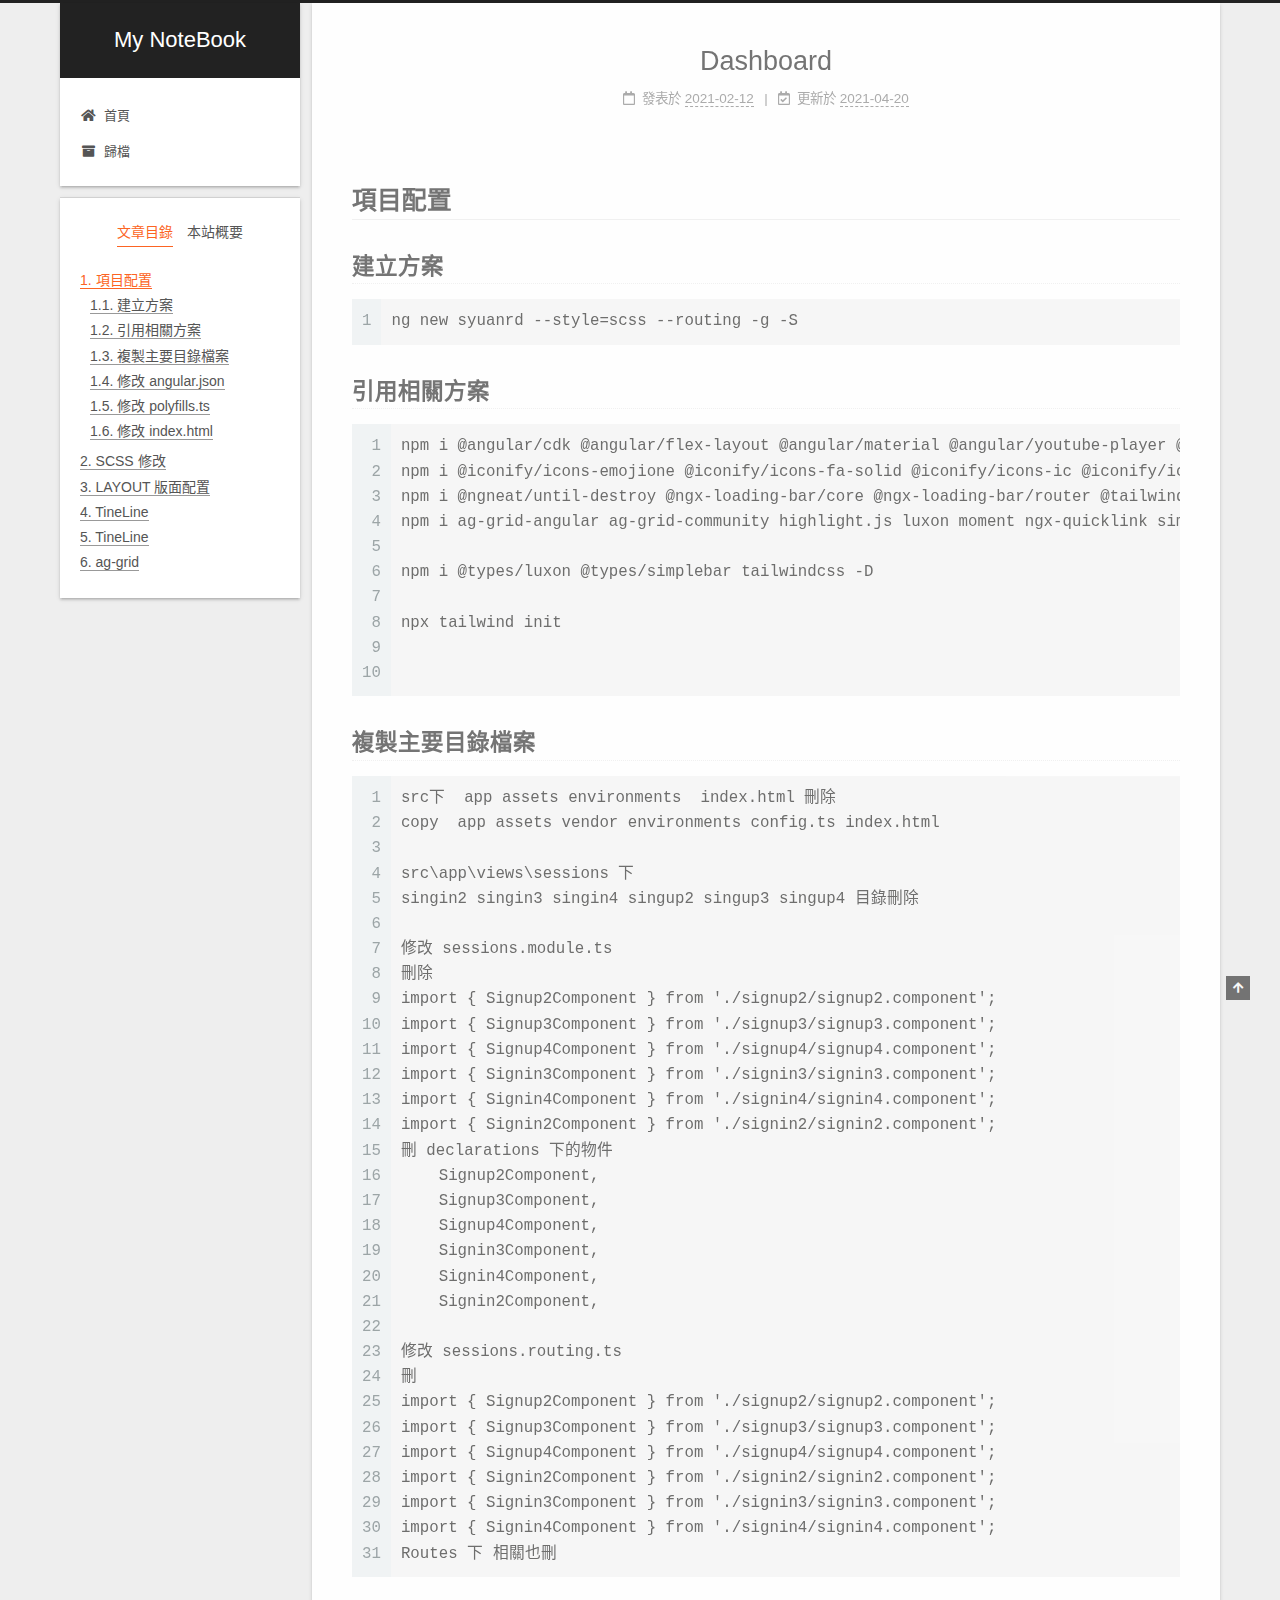
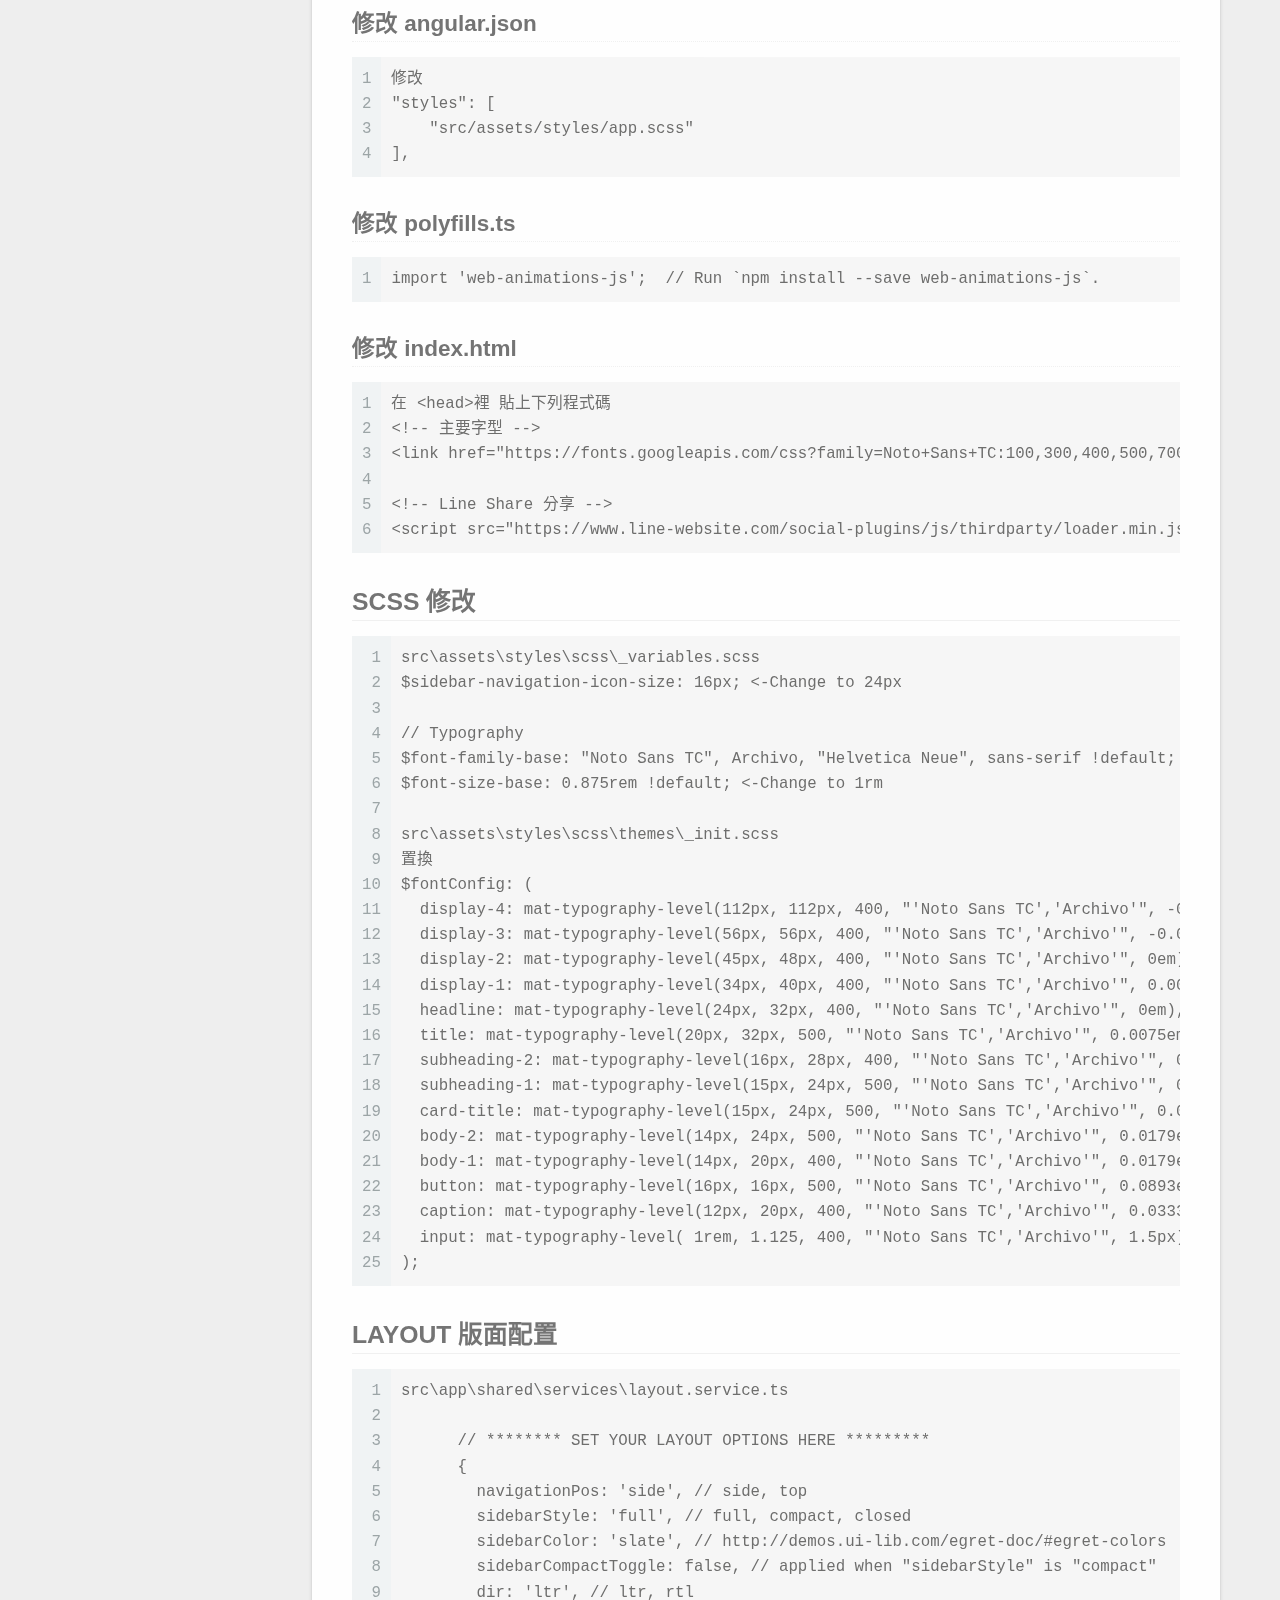
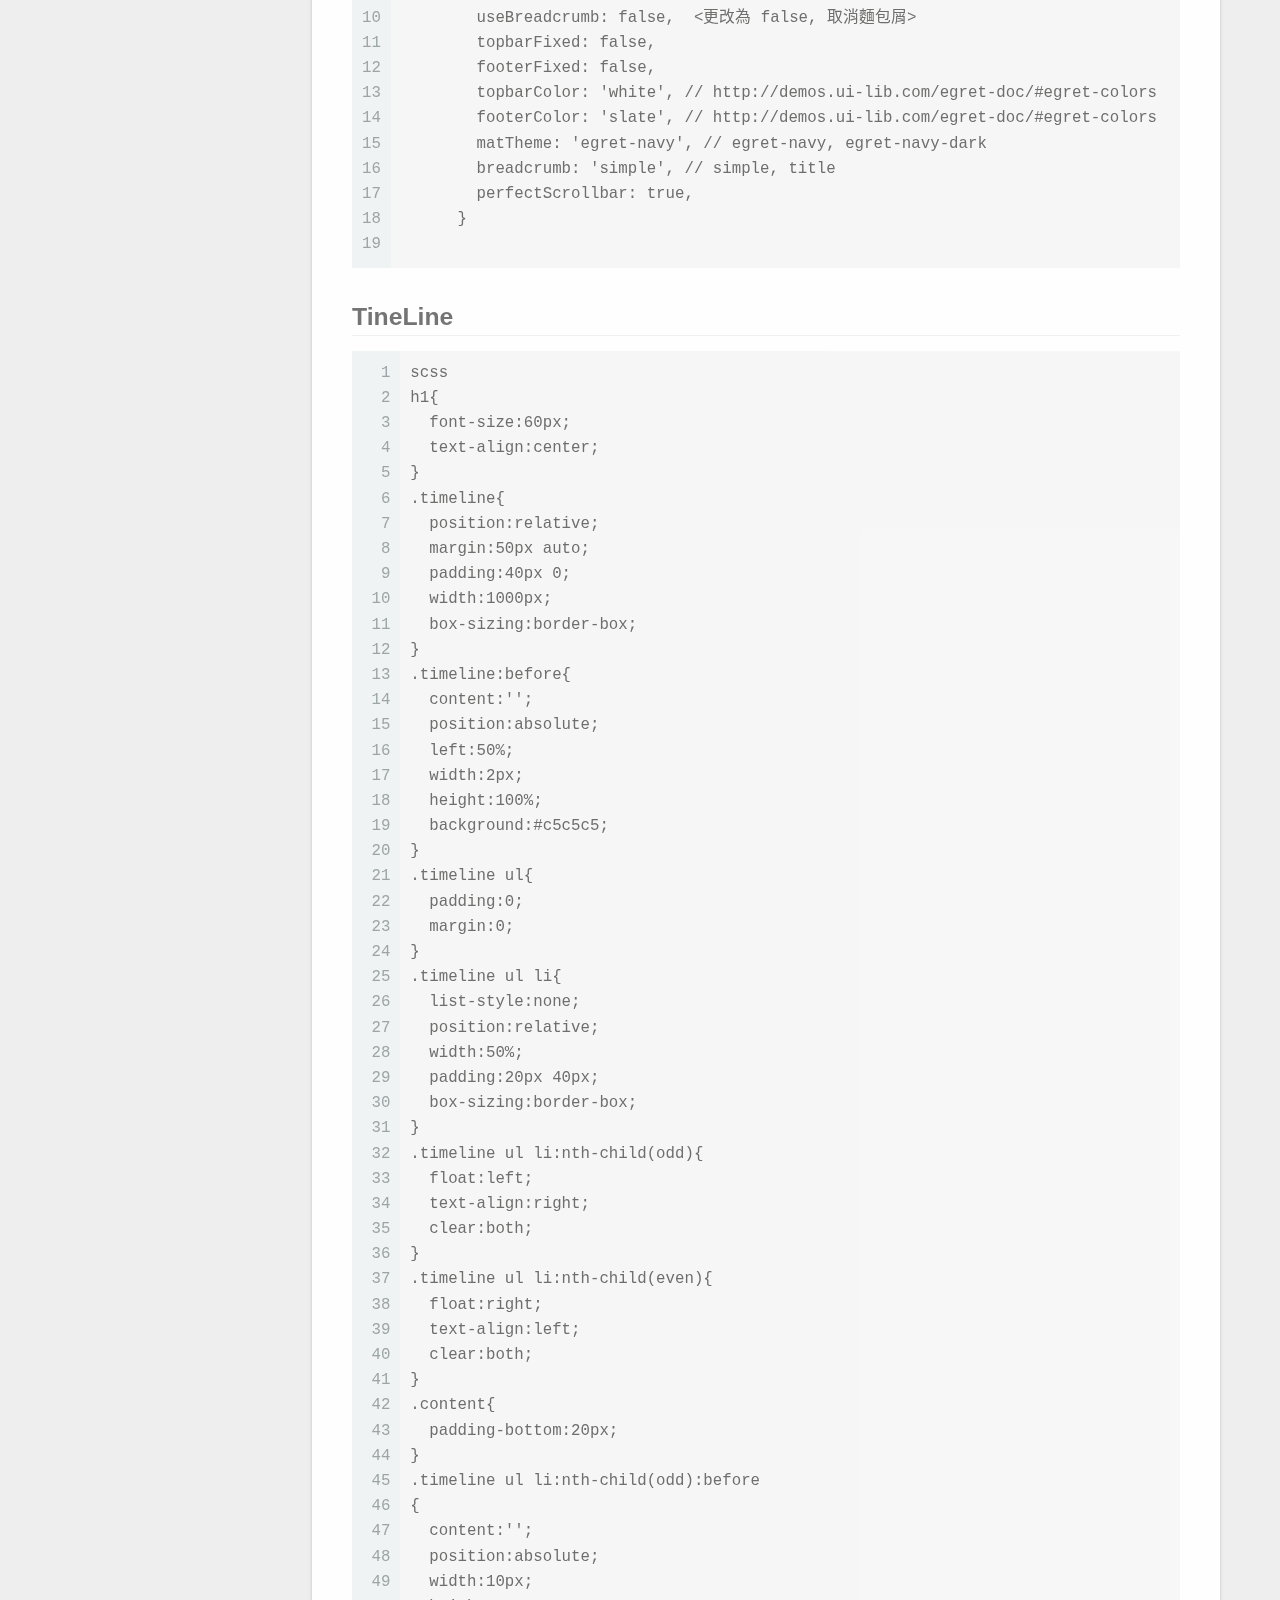
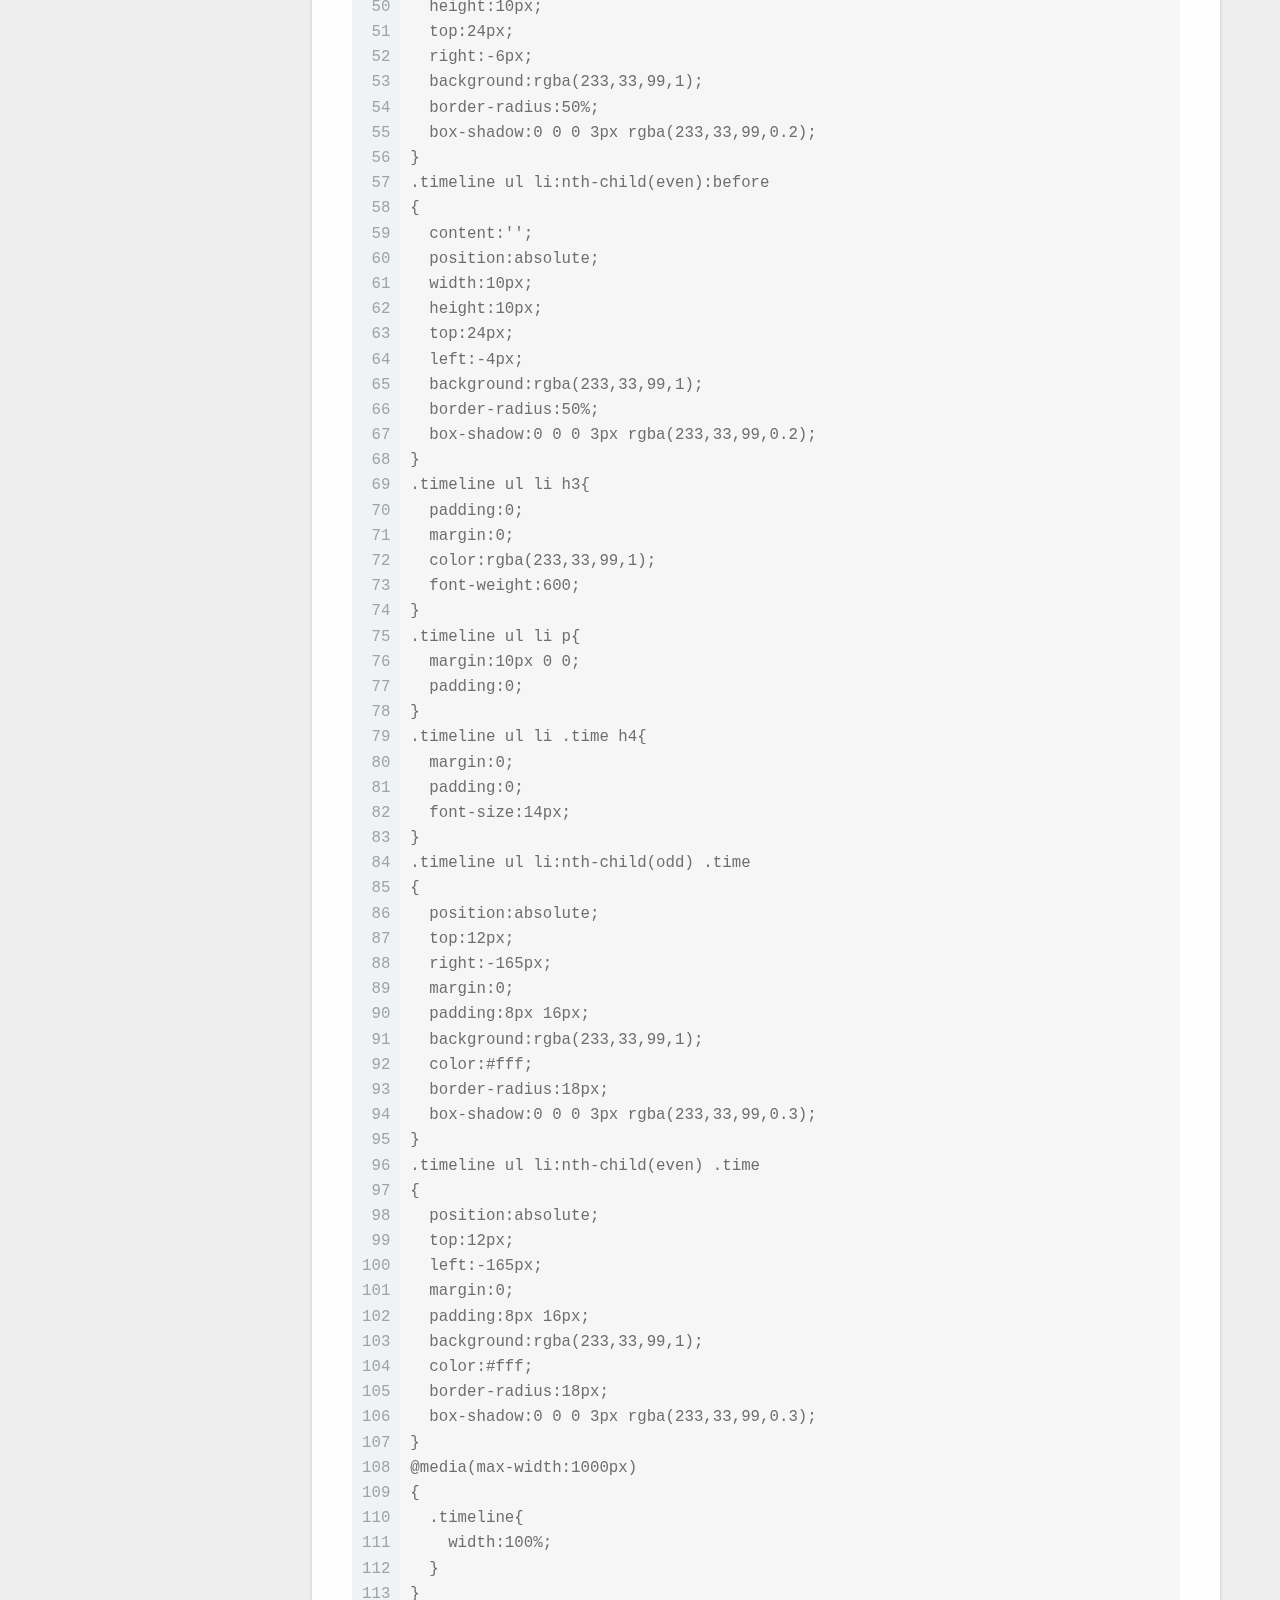
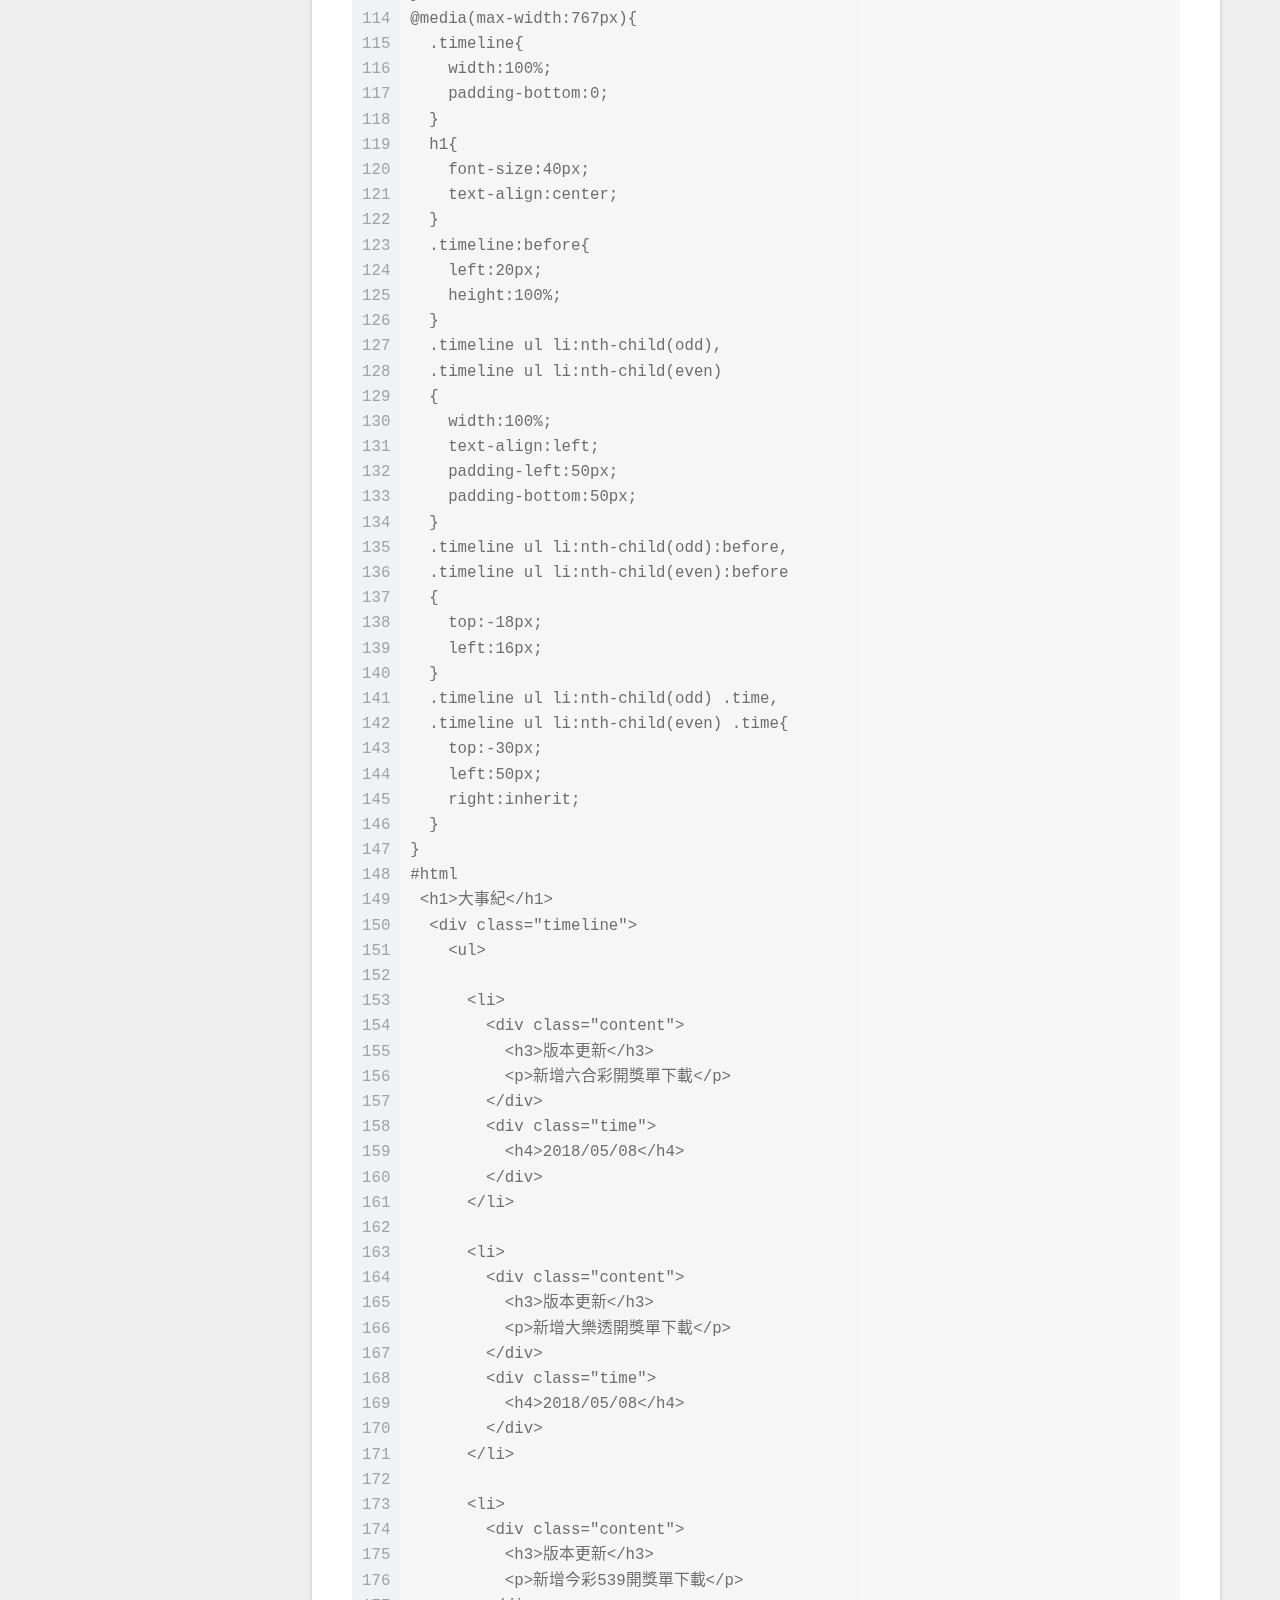
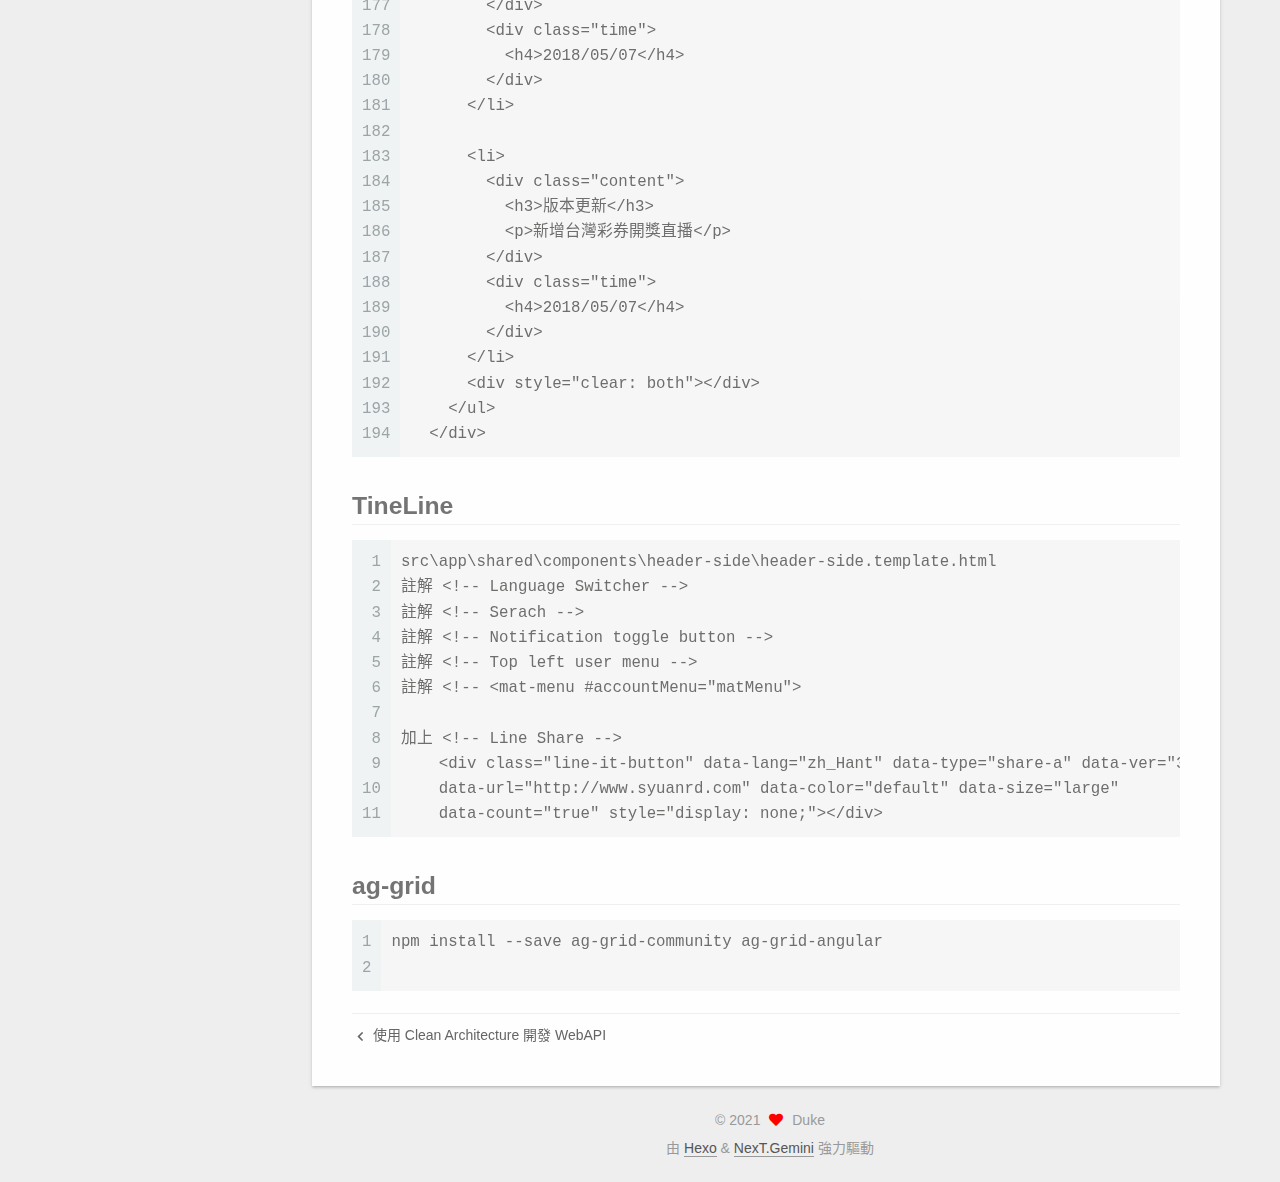
<file: 2021/02/12/Dashboard/index.html>
<!DOCTYPE html>
<html lang="zh-TW">
<head>
  <meta charset="UTF-8">
<meta name="viewport" content="width=device-width, initial-scale=1, maximum-scale=2">
<meta name="theme-color" content="#222">
<meta name="generator" content="Hexo 5.2.0">
  <link rel="apple-touch-icon" sizes="180x180" href="/images/apple-touch-icon-next.png">
  <link rel="icon" type="image/png" sizes="32x32" href="/images/favicon-32x32-next.png">
  <link rel="icon" type="image/png" sizes="16x16" href="/images/favicon-16x16-next.png">
  <link rel="mask-icon" href="/images/logo.svg" color="#222">

<link rel="stylesheet" href="/css/main.css">


<link rel="stylesheet" href="/lib/font-awesome/css/all.min.css">

<script id="hexo-configurations">
    var NexT = window.NexT || {};
    var CONFIG = {"hostname":"topduke.github.io","root":"/","scheme":"Gemini","version":"7.8.0","exturl":false,"sidebar":{"position":"left","display":"post","padding":18,"offset":12,"onmobile":false},"copycode":{"enable":false,"show_result":false,"style":null},"back2top":{"enable":true,"sidebar":false,"scrollpercent":false},"bookmark":{"enable":false,"color":"#222","save":"auto"},"fancybox":false,"mediumzoom":false,"lazyload":false,"pangu":false,"comments":{"style":"tabs","active":null,"storage":true,"lazyload":false,"nav":null},"algolia":{"hits":{"per_page":10},"labels":{"input_placeholder":"Search for Posts","hits_empty":"We didn't find any results for the search: ${query}","hits_stats":"${hits} results found in ${time} ms"}},"localsearch":{"enable":false,"trigger":"auto","top_n_per_article":1,"unescape":false,"preload":false},"motion":{"enable":true,"async":false,"transition":{"post_block":"fadeIn","post_header":"slideDownIn","post_body":"slideDownIn","coll_header":"slideLeftIn","sidebar":"slideUpIn"}}};
  </script>

  <meta name="description" content="項目配置建立方案1ng new syuanrd --style&#x3D;scss --routing -g -S   引用相關方案12345678910npm i @angular&#x2F;cdk @angular&#x2F;flex-layout @angular&#x2F;material @angular&#x2F;youtube-player @angular&#x2F;materia">
<meta property="og:type" content="article">
<meta property="og:title" content="Dashboard">
<meta property="og:url" content="https://topduke.github.io/2021/02/12/Dashboard/index.html">
<meta property="og:site_name" content="My NoteBook">
<meta property="og:description" content="項目配置建立方案1ng new syuanrd --style&#x3D;scss --routing -g -S   引用相關方案12345678910npm i @angular&#x2F;cdk @angular&#x2F;flex-layout @angular&#x2F;material @angular&#x2F;youtube-player @angular&#x2F;materia">
<meta property="og:locale" content="zh_TW">
<meta property="article:published_time" content="2021-02-12T15:15:48.000Z">
<meta property="article:modified_time" content="2021-04-20T06:05:53.267Z">
<meta property="article:author" content="Duke">
<meta name="twitter:card" content="summary">

<link rel="canonical" href="https://topduke.github.io/2021/02/12/Dashboard/">


<script id="page-configurations">
  // https://hexo.io/docs/variables.html
  CONFIG.page = {
    sidebar: "",
    isHome : false,
    isPost : true,
    lang   : 'zh-TW'
  };
</script>

  <title>Dashboard | My NoteBook</title>
  






  <noscript>
  <style>
  .use-motion .brand,
  .use-motion .menu-item,
  .sidebar-inner,
  .use-motion .post-block,
  .use-motion .pagination,
  .use-motion .comments,
  .use-motion .post-header,
  .use-motion .post-body,
  .use-motion .collection-header { opacity: initial; }

  .use-motion .site-title,
  .use-motion .site-subtitle {
    opacity: initial;
    top: initial;
  }

  .use-motion .logo-line-before i { left: initial; }
  .use-motion .logo-line-after i { right: initial; }
  </style>
</noscript>

</head>

<body itemscope itemtype="http://schema.org/WebPage">
  <div class="container use-motion">
    <div class="headband"></div>

    <header class="header" itemscope itemtype="http://schema.org/WPHeader">
      <div class="header-inner"><div class="site-brand-container">
  <div class="site-nav-toggle">
    <div class="toggle" aria-label="切換導航欄">
      <span class="toggle-line toggle-line-first"></span>
      <span class="toggle-line toggle-line-middle"></span>
      <span class="toggle-line toggle-line-last"></span>
    </div>
  </div>

  <div class="site-meta">

    <a href="/" class="brand" rel="start">
      <span class="logo-line-before"><i></i></span>
      <h1 class="site-title">My NoteBook</h1>
      <span class="logo-line-after"><i></i></span>
    </a>
  </div>

  <div class="site-nav-right">
    <div class="toggle popup-trigger">
    </div>
  </div>
</div>




<nav class="site-nav">
  <ul id="menu" class="main-menu menu">
        <li class="menu-item menu-item-home">

    <a href="/" rel="section"><i class="fa fa-home fa-fw"></i>首頁</a>

  </li>
        <li class="menu-item menu-item-archives">

    <a href="/archives/" rel="section"><i class="fa fa-archive fa-fw"></i>歸檔</a>

  </li>
  </ul>
</nav>




</div>
    </header>

    
  <div class="back-to-top">
    <i class="fa fa-arrow-up"></i>
    <span>0%</span>
  </div>


    <main class="main">
      <div class="main-inner">
        <div class="content-wrap">
          

          <div class="content post posts-expand">
            

    
  
  
  <article itemscope itemtype="http://schema.org/Article" class="post-block" lang="zh-TW">
    <link itemprop="mainEntityOfPage" href="https://topduke.github.io/2021/02/12/Dashboard/">

    <span hidden itemprop="author" itemscope itemtype="http://schema.org/Person">
      <meta itemprop="image" content="/images/avatar.gif">
      <meta itemprop="name" content="Duke">
      <meta itemprop="description" content="">
    </span>

    <span hidden itemprop="publisher" itemscope itemtype="http://schema.org/Organization">
      <meta itemprop="name" content="My NoteBook">
    </span>
      <header class="post-header">
        <h1 class="post-title" itemprop="name headline">
          Dashboard
        </h1>

        <div class="post-meta">
            <span class="post-meta-item">
              <span class="post-meta-item-icon">
                <i class="far fa-calendar"></i>
              </span>
              <span class="post-meta-item-text">發表於</span>

              <time title="創建時間：2021-02-12 23:15:48" itemprop="dateCreated datePublished" datetime="2021-02-12T23:15:48+08:00">2021-02-12</time>
            </span>
              <span class="post-meta-item">
                <span class="post-meta-item-icon">
                  <i class="far fa-calendar-check"></i>
                </span>
                <span class="post-meta-item-text">更新於</span>
                <time title="修改時間：2021-04-20 14:05:53" itemprop="dateModified" datetime="2021-04-20T14:05:53+08:00">2021-04-20</time>
              </span>

          

        </div>
      </header>

    
    
    
    <div class="post-body" itemprop="articleBody">

      
        <h2 id="項目配置"><a href="#項目配置" class="headerlink" title="項目配置"></a>項目配置</h2><h3 id="建立方案"><a href="#建立方案" class="headerlink" title="建立方案"></a>建立方案</h3><figure class="highlight plain"><table><tr><td class="gutter"><pre><span class="line">1</span><br></pre></td><td class="code"><pre><span class="line">ng new syuanrd --style&#x3D;scss --routing -g -S  </span><br></pre></td></tr></table></figure>
<h3 id="引用相關方案"><a href="#引用相關方案" class="headerlink" title="引用相關方案"></a>引用相關方案</h3><figure class="highlight plain"><table><tr><td class="gutter"><pre><span class="line">1</span><br><span class="line">2</span><br><span class="line">3</span><br><span class="line">4</span><br><span class="line">5</span><br><span class="line">6</span><br><span class="line">7</span><br><span class="line">8</span><br><span class="line">9</span><br><span class="line">10</span><br></pre></td><td class="code"><pre><span class="line">npm i @angular&#x2F;cdk @angular&#x2F;flex-layout @angular&#x2F;material @angular&#x2F;youtube-player @angular&#x2F;material-moment-adapter </span><br><span class="line">npm i @iconify&#x2F;icons-emojione @iconify&#x2F;icons-fa-solid @iconify&#x2F;icons-ic @iconify&#x2F;icons-logos </span><br><span class="line">npm i @ngneat&#x2F;until-destroy @ngx-loading-bar&#x2F;core @ngx-loading-bar&#x2F;router @tailwindcss&#x2F;aspect-ratio @visurel&#x2F;iconify-angular</span><br><span class="line">npm i ag-grid-angular ag-grid-community highlight.js luxon moment ngx-quicklink simplebar</span><br><span class="line"></span><br><span class="line">npm i @types&#x2F;luxon @types&#x2F;simplebar tailwindcss -D</span><br><span class="line"></span><br><span class="line">npx tailwind init    </span><br><span class="line"></span><br><span class="line"></span><br></pre></td></tr></table></figure>
<h3 id="複製主要目錄檔案"><a href="#複製主要目錄檔案" class="headerlink" title="複製主要目錄檔案"></a>複製主要目錄檔案</h3><figure class="highlight plain"><table><tr><td class="gutter"><pre><span class="line">1</span><br><span class="line">2</span><br><span class="line">3</span><br><span class="line">4</span><br><span class="line">5</span><br><span class="line">6</span><br><span class="line">7</span><br><span class="line">8</span><br><span class="line">9</span><br><span class="line">10</span><br><span class="line">11</span><br><span class="line">12</span><br><span class="line">13</span><br><span class="line">14</span><br><span class="line">15</span><br><span class="line">16</span><br><span class="line">17</span><br><span class="line">18</span><br><span class="line">19</span><br><span class="line">20</span><br><span class="line">21</span><br><span class="line">22</span><br><span class="line">23</span><br><span class="line">24</span><br><span class="line">25</span><br><span class="line">26</span><br><span class="line">27</span><br><span class="line">28</span><br><span class="line">29</span><br><span class="line">30</span><br><span class="line">31</span><br></pre></td><td class="code"><pre><span class="line">src下  app assets environments  index.html 刪除</span><br><span class="line">copy  app assets vendor environments config.ts index.html</span><br><span class="line"></span><br><span class="line">src\app\views\sessions 下</span><br><span class="line">singin2 singin3 singin4 singup2 singup3 singup4 目錄刪除</span><br><span class="line"></span><br><span class="line">修改 sessions.module.ts</span><br><span class="line">刪除</span><br><span class="line">import &#123; Signup2Component &#125; from &#39;.&#x2F;signup2&#x2F;signup2.component&#39;;</span><br><span class="line">import &#123; Signup3Component &#125; from &#39;.&#x2F;signup3&#x2F;signup3.component&#39;;</span><br><span class="line">import &#123; Signup4Component &#125; from &#39;.&#x2F;signup4&#x2F;signup4.component&#39;;</span><br><span class="line">import &#123; Signin3Component &#125; from &#39;.&#x2F;signin3&#x2F;signin3.component&#39;;</span><br><span class="line">import &#123; Signin4Component &#125; from &#39;.&#x2F;signin4&#x2F;signin4.component&#39;;</span><br><span class="line">import &#123; Signin2Component &#125; from &#39;.&#x2F;signin2&#x2F;signin2.component&#39;;</span><br><span class="line">刪 declarations 下的物件</span><br><span class="line">    Signup2Component,</span><br><span class="line">    Signup3Component,</span><br><span class="line">    Signup4Component,</span><br><span class="line">    Signin3Component,</span><br><span class="line">    Signin4Component,</span><br><span class="line">    Signin2Component,</span><br><span class="line"></span><br><span class="line">修改 sessions.routing.ts</span><br><span class="line">刪 </span><br><span class="line">import &#123; Signup2Component &#125; from &#39;.&#x2F;signup2&#x2F;signup2.component&#39;;</span><br><span class="line">import &#123; Signup3Component &#125; from &#39;.&#x2F;signup3&#x2F;signup3.component&#39;;</span><br><span class="line">import &#123; Signup4Component &#125; from &#39;.&#x2F;signup4&#x2F;signup4.component&#39;;</span><br><span class="line">import &#123; Signin2Component &#125; from &#39;.&#x2F;signin2&#x2F;signin2.component&#39;;</span><br><span class="line">import &#123; Signin3Component &#125; from &#39;.&#x2F;signin3&#x2F;signin3.component&#39;;</span><br><span class="line">import &#123; Signin4Component &#125; from &#39;.&#x2F;signin4&#x2F;signin4.component&#39;;</span><br><span class="line">Routes 下 相關也刪</span><br></pre></td></tr></table></figure>

<h3 id="修改-angular-json"><a href="#修改-angular-json" class="headerlink" title="修改 angular.json"></a>修改 angular.json</h3><figure class="highlight plain"><table><tr><td class="gutter"><pre><span class="line">1</span><br><span class="line">2</span><br><span class="line">3</span><br><span class="line">4</span><br></pre></td><td class="code"><pre><span class="line">修改  </span><br><span class="line">&quot;styles&quot;: [</span><br><span class="line">    &quot;src&#x2F;assets&#x2F;styles&#x2F;app.scss&quot;</span><br><span class="line">],</span><br></pre></td></tr></table></figure>
<h3 id="修改-polyfills-ts"><a href="#修改-polyfills-ts" class="headerlink" title="修改 polyfills.ts"></a>修改 polyfills.ts</h3><figure class="highlight plain"><table><tr><td class="gutter"><pre><span class="line">1</span><br></pre></td><td class="code"><pre><span class="line">import &#39;web-animations-js&#39;;  &#x2F;&#x2F; Run &#96;npm install --save web-animations-js&#96;.</span><br></pre></td></tr></table></figure>

<h3 id="修改-index-html"><a href="#修改-index-html" class="headerlink" title="修改 index.html"></a>修改 index.html</h3><figure class="highlight plain"><table><tr><td class="gutter"><pre><span class="line">1</span><br><span class="line">2</span><br><span class="line">3</span><br><span class="line">4</span><br><span class="line">5</span><br><span class="line">6</span><br></pre></td><td class="code"><pre><span class="line">在 &lt;head&gt;裡 貼上下列程式碼</span><br><span class="line">&lt;!-- 主要字型 --&gt;</span><br><span class="line">&lt;link href&#x3D;&quot;https:&#x2F;&#x2F;fonts.googleapis.com&#x2F;css?family&#x3D;Noto+Sans+TC:100,300,400,500,700,900&amp;display&#x3D;swap&quot; rel&#x3D;&quot;stylesheet&quot;&gt;</span><br><span class="line"></span><br><span class="line">&lt;!-- Line Share 分享 --&gt;</span><br><span class="line">&lt;script src&#x3D;&quot;https:&#x2F;&#x2F;www.line-website.com&#x2F;social-plugins&#x2F;js&#x2F;thirdparty&#x2F;loader.min.js&quot; async&#x3D;&quot;async&quot; defer&#x3D;&quot;defer&quot;&gt;&lt;&#x2F;script&gt;</span><br></pre></td></tr></table></figure>
<h2 id="SCSS-修改"><a href="#SCSS-修改" class="headerlink" title="SCSS 修改"></a>SCSS 修改</h2><figure class="highlight plain"><table><tr><td class="gutter"><pre><span class="line">1</span><br><span class="line">2</span><br><span class="line">3</span><br><span class="line">4</span><br><span class="line">5</span><br><span class="line">6</span><br><span class="line">7</span><br><span class="line">8</span><br><span class="line">9</span><br><span class="line">10</span><br><span class="line">11</span><br><span class="line">12</span><br><span class="line">13</span><br><span class="line">14</span><br><span class="line">15</span><br><span class="line">16</span><br><span class="line">17</span><br><span class="line">18</span><br><span class="line">19</span><br><span class="line">20</span><br><span class="line">21</span><br><span class="line">22</span><br><span class="line">23</span><br><span class="line">24</span><br><span class="line">25</span><br></pre></td><td class="code"><pre><span class="line">src\assets\styles\scss\_variables.scss</span><br><span class="line">$sidebar-navigation-icon-size: 16px; &lt;-Change to 24px</span><br><span class="line"></span><br><span class="line">&#x2F;&#x2F; Typography</span><br><span class="line">$font-family-base: &quot;Noto Sans TC&quot;, Archivo, &quot;Helvetica Neue&quot;, sans-serif !default;  &lt;-Add &quot;Noto Sans TC&quot;</span><br><span class="line">$font-size-base: 0.875rem !default; &lt;-Change to 1rm</span><br><span class="line"></span><br><span class="line">src\assets\styles\scss\themes\_init.scss</span><br><span class="line">置換</span><br><span class="line">$fontConfig: (</span><br><span class="line">  display-4: mat-typography-level(112px, 112px, 400, &quot;&#39;Noto Sans TC&#39;,&#39;Archivo&#39;&quot;, -0.0134em),</span><br><span class="line">  display-3: mat-typography-level(56px, 56px, 400, &quot;&#39;Noto Sans TC&#39;,&#39;Archivo&#39;&quot;, -0.0089em),</span><br><span class="line">  display-2: mat-typography-level(45px, 48px, 400, &quot;&#39;Noto Sans TC&#39;,&#39;Archivo&#39;&quot;, 0em),</span><br><span class="line">  display-1: mat-typography-level(34px, 40px, 400, &quot;&#39;Noto Sans TC&#39;,&#39;Archivo&#39;&quot;, 0.0074em),</span><br><span class="line">  headline: mat-typography-level(24px, 32px, 400, &quot;&#39;Noto Sans TC&#39;,&#39;Archivo&#39;&quot;, 0em),</span><br><span class="line">  title: mat-typography-level(20px, 32px, 500, &quot;&#39;Noto Sans TC&#39;,&#39;Archivo&#39;&quot;, 0.0075em),</span><br><span class="line">  subheading-2: mat-typography-level(16px, 28px, 400, &quot;&#39;Noto Sans TC&#39;,&#39;Archivo&#39;&quot;, 0.0094em),</span><br><span class="line">  subheading-1: mat-typography-level(15px, 24px, 500, &quot;&#39;Noto Sans TC&#39;,&#39;Archivo&#39;&quot;, 0.0067em),</span><br><span class="line">  card-title: mat-typography-level(15px, 24px, 500, &quot;&#39;Noto Sans TC&#39;,&#39;Archivo&#39;&quot;, 0.0067em),</span><br><span class="line">  body-2: mat-typography-level(14px, 24px, 500, &quot;&#39;Noto Sans TC&#39;,&#39;Archivo&#39;&quot;, 0.0179em),</span><br><span class="line">  body-1: mat-typography-level(14px, 20px, 400, &quot;&#39;Noto Sans TC&#39;,&#39;Archivo&#39;&quot;, 0.0179em),</span><br><span class="line">  button: mat-typography-level(16px, 16px, 500, &quot;&#39;Noto Sans TC&#39;,&#39;Archivo&#39;&quot;, 0.0893em),</span><br><span class="line">  caption: mat-typography-level(12px, 20px, 400, &quot;&#39;Noto Sans TC&#39;,&#39;Archivo&#39;&quot;, 0.0333em),</span><br><span class="line">  input: mat-typography-level( 1rem, 1.125, 400, &quot;&#39;Noto Sans TC&#39;,&#39;Archivo&#39;&quot;, 1.5px),</span><br><span class="line">);</span><br></pre></td></tr></table></figure>
<h2 id="LAYOUT-版面配置"><a href="#LAYOUT-版面配置" class="headerlink" title="LAYOUT 版面配置"></a>LAYOUT 版面配置</h2><figure class="highlight plain"><table><tr><td class="gutter"><pre><span class="line">1</span><br><span class="line">2</span><br><span class="line">3</span><br><span class="line">4</span><br><span class="line">5</span><br><span class="line">6</span><br><span class="line">7</span><br><span class="line">8</span><br><span class="line">9</span><br><span class="line">10</span><br><span class="line">11</span><br><span class="line">12</span><br><span class="line">13</span><br><span class="line">14</span><br><span class="line">15</span><br><span class="line">16</span><br><span class="line">17</span><br><span class="line">18</span><br><span class="line">19</span><br></pre></td><td class="code"><pre><span class="line">src\app\shared\services\layout.service.ts</span><br><span class="line"></span><br><span class="line">      &#x2F;&#x2F; ******** SET YOUR LAYOUT OPTIONS HERE *********</span><br><span class="line">      &#123;</span><br><span class="line">        navigationPos: &#39;side&#39;, &#x2F;&#x2F; side, top</span><br><span class="line">        sidebarStyle: &#39;full&#39;, &#x2F;&#x2F; full, compact, closed</span><br><span class="line">        sidebarColor: &#39;slate&#39;, &#x2F;&#x2F; http:&#x2F;&#x2F;demos.ui-lib.com&#x2F;egret-doc&#x2F;#egret-colors</span><br><span class="line">        sidebarCompactToggle: false, &#x2F;&#x2F; applied when &quot;sidebarStyle&quot; is &quot;compact&quot;</span><br><span class="line">        dir: &#39;ltr&#39;, &#x2F;&#x2F; ltr, rtl</span><br><span class="line">        useBreadcrumb: false,  &lt;更改為 false, 取消麵包屑&gt;</span><br><span class="line">        topbarFixed: false,</span><br><span class="line">        footerFixed: false,</span><br><span class="line">        topbarColor: &#39;white&#39;, &#x2F;&#x2F; http:&#x2F;&#x2F;demos.ui-lib.com&#x2F;egret-doc&#x2F;#egret-colors</span><br><span class="line">        footerColor: &#39;slate&#39;, &#x2F;&#x2F; http:&#x2F;&#x2F;demos.ui-lib.com&#x2F;egret-doc&#x2F;#egret-colors</span><br><span class="line">        matTheme: &#39;egret-navy&#39;, &#x2F;&#x2F; egret-navy, egret-navy-dark</span><br><span class="line">        breadcrumb: &#39;simple&#39;, &#x2F;&#x2F; simple, title</span><br><span class="line">        perfectScrollbar: true,</span><br><span class="line">      &#125;</span><br><span class="line"></span><br></pre></td></tr></table></figure>
<h2 id="TineLine"><a href="#TineLine" class="headerlink" title="TineLine"></a>TineLine</h2><figure class="highlight plain"><table><tr><td class="gutter"><pre><span class="line">1</span><br><span class="line">2</span><br><span class="line">3</span><br><span class="line">4</span><br><span class="line">5</span><br><span class="line">6</span><br><span class="line">7</span><br><span class="line">8</span><br><span class="line">9</span><br><span class="line">10</span><br><span class="line">11</span><br><span class="line">12</span><br><span class="line">13</span><br><span class="line">14</span><br><span class="line">15</span><br><span class="line">16</span><br><span class="line">17</span><br><span class="line">18</span><br><span class="line">19</span><br><span class="line">20</span><br><span class="line">21</span><br><span class="line">22</span><br><span class="line">23</span><br><span class="line">24</span><br><span class="line">25</span><br><span class="line">26</span><br><span class="line">27</span><br><span class="line">28</span><br><span class="line">29</span><br><span class="line">30</span><br><span class="line">31</span><br><span class="line">32</span><br><span class="line">33</span><br><span class="line">34</span><br><span class="line">35</span><br><span class="line">36</span><br><span class="line">37</span><br><span class="line">38</span><br><span class="line">39</span><br><span class="line">40</span><br><span class="line">41</span><br><span class="line">42</span><br><span class="line">43</span><br><span class="line">44</span><br><span class="line">45</span><br><span class="line">46</span><br><span class="line">47</span><br><span class="line">48</span><br><span class="line">49</span><br><span class="line">50</span><br><span class="line">51</span><br><span class="line">52</span><br><span class="line">53</span><br><span class="line">54</span><br><span class="line">55</span><br><span class="line">56</span><br><span class="line">57</span><br><span class="line">58</span><br><span class="line">59</span><br><span class="line">60</span><br><span class="line">61</span><br><span class="line">62</span><br><span class="line">63</span><br><span class="line">64</span><br><span class="line">65</span><br><span class="line">66</span><br><span class="line">67</span><br><span class="line">68</span><br><span class="line">69</span><br><span class="line">70</span><br><span class="line">71</span><br><span class="line">72</span><br><span class="line">73</span><br><span class="line">74</span><br><span class="line">75</span><br><span class="line">76</span><br><span class="line">77</span><br><span class="line">78</span><br><span class="line">79</span><br><span class="line">80</span><br><span class="line">81</span><br><span class="line">82</span><br><span class="line">83</span><br><span class="line">84</span><br><span class="line">85</span><br><span class="line">86</span><br><span class="line">87</span><br><span class="line">88</span><br><span class="line">89</span><br><span class="line">90</span><br><span class="line">91</span><br><span class="line">92</span><br><span class="line">93</span><br><span class="line">94</span><br><span class="line">95</span><br><span class="line">96</span><br><span class="line">97</span><br><span class="line">98</span><br><span class="line">99</span><br><span class="line">100</span><br><span class="line">101</span><br><span class="line">102</span><br><span class="line">103</span><br><span class="line">104</span><br><span class="line">105</span><br><span class="line">106</span><br><span class="line">107</span><br><span class="line">108</span><br><span class="line">109</span><br><span class="line">110</span><br><span class="line">111</span><br><span class="line">112</span><br><span class="line">113</span><br><span class="line">114</span><br><span class="line">115</span><br><span class="line">116</span><br><span class="line">117</span><br><span class="line">118</span><br><span class="line">119</span><br><span class="line">120</span><br><span class="line">121</span><br><span class="line">122</span><br><span class="line">123</span><br><span class="line">124</span><br><span class="line">125</span><br><span class="line">126</span><br><span class="line">127</span><br><span class="line">128</span><br><span class="line">129</span><br><span class="line">130</span><br><span class="line">131</span><br><span class="line">132</span><br><span class="line">133</span><br><span class="line">134</span><br><span class="line">135</span><br><span class="line">136</span><br><span class="line">137</span><br><span class="line">138</span><br><span class="line">139</span><br><span class="line">140</span><br><span class="line">141</span><br><span class="line">142</span><br><span class="line">143</span><br><span class="line">144</span><br><span class="line">145</span><br><span class="line">146</span><br><span class="line">147</span><br><span class="line">148</span><br><span class="line">149</span><br><span class="line">150</span><br><span class="line">151</span><br><span class="line">152</span><br><span class="line">153</span><br><span class="line">154</span><br><span class="line">155</span><br><span class="line">156</span><br><span class="line">157</span><br><span class="line">158</span><br><span class="line">159</span><br><span class="line">160</span><br><span class="line">161</span><br><span class="line">162</span><br><span class="line">163</span><br><span class="line">164</span><br><span class="line">165</span><br><span class="line">166</span><br><span class="line">167</span><br><span class="line">168</span><br><span class="line">169</span><br><span class="line">170</span><br><span class="line">171</span><br><span class="line">172</span><br><span class="line">173</span><br><span class="line">174</span><br><span class="line">175</span><br><span class="line">176</span><br><span class="line">177</span><br><span class="line">178</span><br><span class="line">179</span><br><span class="line">180</span><br><span class="line">181</span><br><span class="line">182</span><br><span class="line">183</span><br><span class="line">184</span><br><span class="line">185</span><br><span class="line">186</span><br><span class="line">187</span><br><span class="line">188</span><br><span class="line">189</span><br><span class="line">190</span><br><span class="line">191</span><br><span class="line">192</span><br><span class="line">193</span><br><span class="line">194</span><br></pre></td><td class="code"><pre><span class="line">scss</span><br><span class="line">h1&#123;</span><br><span class="line">  font-size:60px;</span><br><span class="line">  text-align:center;</span><br><span class="line">&#125;</span><br><span class="line">.timeline&#123;</span><br><span class="line">  position:relative;</span><br><span class="line">  margin:50px auto;</span><br><span class="line">  padding:40px 0;</span><br><span class="line">  width:1000px;</span><br><span class="line">  box-sizing:border-box;</span><br><span class="line">&#125;</span><br><span class="line">.timeline:before&#123;</span><br><span class="line">  content:&#39;&#39;;</span><br><span class="line">  position:absolute;</span><br><span class="line">  left:50%;</span><br><span class="line">  width:2px;</span><br><span class="line">  height:100%;</span><br><span class="line">  background:#c5c5c5;</span><br><span class="line">&#125;</span><br><span class="line">.timeline ul&#123;</span><br><span class="line">  padding:0;</span><br><span class="line">  margin:0;</span><br><span class="line">&#125;</span><br><span class="line">.timeline ul li&#123;</span><br><span class="line">  list-style:none;</span><br><span class="line">  position:relative;</span><br><span class="line">  width:50%;</span><br><span class="line">  padding:20px 40px;</span><br><span class="line">  box-sizing:border-box;</span><br><span class="line">&#125;</span><br><span class="line">.timeline ul li:nth-child(odd)&#123;</span><br><span class="line">  float:left;</span><br><span class="line">  text-align:right;</span><br><span class="line">  clear:both;</span><br><span class="line">&#125;</span><br><span class="line">.timeline ul li:nth-child(even)&#123;</span><br><span class="line">  float:right;</span><br><span class="line">  text-align:left;</span><br><span class="line">  clear:both;</span><br><span class="line">&#125;</span><br><span class="line">.content&#123;</span><br><span class="line">  padding-bottom:20px;</span><br><span class="line">&#125;</span><br><span class="line">.timeline ul li:nth-child(odd):before</span><br><span class="line">&#123;</span><br><span class="line">  content:&#39;&#39;;</span><br><span class="line">  position:absolute;</span><br><span class="line">  width:10px;</span><br><span class="line">  height:10px;</span><br><span class="line">  top:24px;</span><br><span class="line">  right:-6px;</span><br><span class="line">  background:rgba(233,33,99,1);</span><br><span class="line">  border-radius:50%;</span><br><span class="line">  box-shadow:0 0 0 3px rgba(233,33,99,0.2);</span><br><span class="line">&#125;</span><br><span class="line">.timeline ul li:nth-child(even):before</span><br><span class="line">&#123;</span><br><span class="line">  content:&#39;&#39;;</span><br><span class="line">  position:absolute;</span><br><span class="line">  width:10px;</span><br><span class="line">  height:10px;</span><br><span class="line">  top:24px;</span><br><span class="line">  left:-4px;</span><br><span class="line">  background:rgba(233,33,99,1);</span><br><span class="line">  border-radius:50%;</span><br><span class="line">  box-shadow:0 0 0 3px rgba(233,33,99,0.2);</span><br><span class="line">&#125;</span><br><span class="line">.timeline ul li h3&#123;</span><br><span class="line">  padding:0;</span><br><span class="line">  margin:0;</span><br><span class="line">  color:rgba(233,33,99,1);</span><br><span class="line">  font-weight:600;</span><br><span class="line">&#125;</span><br><span class="line">.timeline ul li p&#123;</span><br><span class="line">  margin:10px 0 0;</span><br><span class="line">  padding:0;</span><br><span class="line">&#125;</span><br><span class="line">.timeline ul li .time h4&#123;</span><br><span class="line">  margin:0;</span><br><span class="line">  padding:0;</span><br><span class="line">  font-size:14px;</span><br><span class="line">&#125;</span><br><span class="line">.timeline ul li:nth-child(odd) .time</span><br><span class="line">&#123;</span><br><span class="line">  position:absolute;</span><br><span class="line">  top:12px;</span><br><span class="line">  right:-165px;</span><br><span class="line">  margin:0;</span><br><span class="line">  padding:8px 16px;</span><br><span class="line">  background:rgba(233,33,99,1);</span><br><span class="line">  color:#fff;</span><br><span class="line">  border-radius:18px;</span><br><span class="line">  box-shadow:0 0 0 3px rgba(233,33,99,0.3);</span><br><span class="line">&#125;</span><br><span class="line">.timeline ul li:nth-child(even) .time</span><br><span class="line">&#123;</span><br><span class="line">  position:absolute;</span><br><span class="line">  top:12px;</span><br><span class="line">  left:-165px;</span><br><span class="line">  margin:0;</span><br><span class="line">  padding:8px 16px;</span><br><span class="line">  background:rgba(233,33,99,1);</span><br><span class="line">  color:#fff;</span><br><span class="line">  border-radius:18px;</span><br><span class="line">  box-shadow:0 0 0 3px rgba(233,33,99,0.3);</span><br><span class="line">&#125;</span><br><span class="line">@media(max-width:1000px)</span><br><span class="line">&#123;</span><br><span class="line">  .timeline&#123;</span><br><span class="line">    width:100%;</span><br><span class="line">  &#125;</span><br><span class="line">&#125;</span><br><span class="line">@media(max-width:767px)&#123;</span><br><span class="line">  .timeline&#123;</span><br><span class="line">    width:100%;</span><br><span class="line">    padding-bottom:0;</span><br><span class="line">  &#125;</span><br><span class="line">  h1&#123;</span><br><span class="line">    font-size:40px;</span><br><span class="line">    text-align:center;</span><br><span class="line">  &#125;</span><br><span class="line">  .timeline:before&#123;</span><br><span class="line">    left:20px;</span><br><span class="line">    height:100%;</span><br><span class="line">  &#125;</span><br><span class="line">  .timeline ul li:nth-child(odd),</span><br><span class="line">  .timeline ul li:nth-child(even)</span><br><span class="line">  &#123;</span><br><span class="line">    width:100%;</span><br><span class="line">    text-align:left;</span><br><span class="line">    padding-left:50px;</span><br><span class="line">    padding-bottom:50px;</span><br><span class="line">  &#125;</span><br><span class="line">  .timeline ul li:nth-child(odd):before,</span><br><span class="line">  .timeline ul li:nth-child(even):before</span><br><span class="line">  &#123;</span><br><span class="line">    top:-18px;</span><br><span class="line">    left:16px;</span><br><span class="line">  &#125;</span><br><span class="line">  .timeline ul li:nth-child(odd) .time,</span><br><span class="line">  .timeline ul li:nth-child(even) .time&#123;</span><br><span class="line">    top:-30px;</span><br><span class="line">    left:50px;</span><br><span class="line">    right:inherit;</span><br><span class="line">  &#125;</span><br><span class="line">&#125;</span><br><span class="line">#html</span><br><span class="line"> &lt;h1&gt;大事紀&lt;&#x2F;h1&gt;</span><br><span class="line">  &lt;div class&#x3D;&quot;timeline&quot;&gt;</span><br><span class="line">    &lt;ul&gt;</span><br><span class="line"></span><br><span class="line">      &lt;li&gt;</span><br><span class="line">        &lt;div class&#x3D;&quot;content&quot;&gt;</span><br><span class="line">          &lt;h3&gt;版本更新&lt;&#x2F;h3&gt;</span><br><span class="line">          &lt;p&gt;新增六合彩開獎單下載&lt;&#x2F;p&gt;</span><br><span class="line">        &lt;&#x2F;div&gt;</span><br><span class="line">        &lt;div class&#x3D;&quot;time&quot;&gt;</span><br><span class="line">          &lt;h4&gt;2018&#x2F;05&#x2F;08&lt;&#x2F;h4&gt;</span><br><span class="line">        &lt;&#x2F;div&gt;</span><br><span class="line">      &lt;&#x2F;li&gt;</span><br><span class="line"></span><br><span class="line">      &lt;li&gt;</span><br><span class="line">        &lt;div class&#x3D;&quot;content&quot;&gt;</span><br><span class="line">          &lt;h3&gt;版本更新&lt;&#x2F;h3&gt;</span><br><span class="line">          &lt;p&gt;新增大樂透開獎單下載&lt;&#x2F;p&gt;</span><br><span class="line">        &lt;&#x2F;div&gt;</span><br><span class="line">        &lt;div class&#x3D;&quot;time&quot;&gt;</span><br><span class="line">          &lt;h4&gt;2018&#x2F;05&#x2F;08&lt;&#x2F;h4&gt;</span><br><span class="line">        &lt;&#x2F;div&gt;</span><br><span class="line">      &lt;&#x2F;li&gt;</span><br><span class="line"></span><br><span class="line">      &lt;li&gt;</span><br><span class="line">        &lt;div class&#x3D;&quot;content&quot;&gt;</span><br><span class="line">          &lt;h3&gt;版本更新&lt;&#x2F;h3&gt;</span><br><span class="line">          &lt;p&gt;新增今彩539開獎單下載&lt;&#x2F;p&gt;</span><br><span class="line">        &lt;&#x2F;div&gt;</span><br><span class="line">        &lt;div class&#x3D;&quot;time&quot;&gt;</span><br><span class="line">          &lt;h4&gt;2018&#x2F;05&#x2F;07&lt;&#x2F;h4&gt;</span><br><span class="line">        &lt;&#x2F;div&gt;</span><br><span class="line">      &lt;&#x2F;li&gt;</span><br><span class="line"></span><br><span class="line">      &lt;li&gt;</span><br><span class="line">        &lt;div class&#x3D;&quot;content&quot;&gt;</span><br><span class="line">          &lt;h3&gt;版本更新&lt;&#x2F;h3&gt;</span><br><span class="line">          &lt;p&gt;新增台灣彩券開獎直播&lt;&#x2F;p&gt;</span><br><span class="line">        &lt;&#x2F;div&gt;</span><br><span class="line">        &lt;div class&#x3D;&quot;time&quot;&gt;</span><br><span class="line">          &lt;h4&gt;2018&#x2F;05&#x2F;07&lt;&#x2F;h4&gt;</span><br><span class="line">        &lt;&#x2F;div&gt;</span><br><span class="line">      &lt;&#x2F;li&gt;</span><br><span class="line">      &lt;div style&#x3D;&quot;clear: both&quot;&gt;&lt;&#x2F;div&gt;</span><br><span class="line">    &lt;&#x2F;ul&gt;</span><br><span class="line">  &lt;&#x2F;div&gt;</span><br></pre></td></tr></table></figure>

<h2 id="TineLine-1"><a href="#TineLine-1" class="headerlink" title="TineLine"></a>TineLine</h2><figure class="highlight plain"><table><tr><td class="gutter"><pre><span class="line">1</span><br><span class="line">2</span><br><span class="line">3</span><br><span class="line">4</span><br><span class="line">5</span><br><span class="line">6</span><br><span class="line">7</span><br><span class="line">8</span><br><span class="line">9</span><br><span class="line">10</span><br><span class="line">11</span><br></pre></td><td class="code"><pre><span class="line">src\app\shared\components\header-side\header-side.template.html</span><br><span class="line">註解 &lt;!-- Language Switcher --&gt;</span><br><span class="line">註解 &lt;!-- Serach --&gt;</span><br><span class="line">註解 &lt;!-- Notification toggle button --&gt;</span><br><span class="line">註解 &lt;!-- Top left user menu --&gt;</span><br><span class="line">註解 &lt;!-- &lt;mat-menu #accountMenu&#x3D;&quot;matMenu&quot;&gt;</span><br><span class="line"></span><br><span class="line">加上 &lt;!-- Line Share --&gt;</span><br><span class="line">    &lt;div class&#x3D;&quot;line-it-button&quot; data-lang&#x3D;&quot;zh_Hant&quot; data-type&#x3D;&quot;share-a&quot; data-ver&#x3D;&quot;3&quot;</span><br><span class="line">    data-url&#x3D;&quot;http:&#x2F;&#x2F;www.syuanrd.com&quot; data-color&#x3D;&quot;default&quot; data-size&#x3D;&quot;large&quot;</span><br><span class="line">    data-count&#x3D;&quot;true&quot; style&#x3D;&quot;display: none;&quot;&gt;&lt;&#x2F;div&gt;</span><br></pre></td></tr></table></figure>
<h2 id="ag-grid"><a href="#ag-grid" class="headerlink" title="ag-grid"></a>ag-grid</h2><figure class="highlight plain"><table><tr><td class="gutter"><pre><span class="line">1</span><br><span class="line">2</span><br></pre></td><td class="code"><pre><span class="line">npm install --save ag-grid-community ag-grid-angular</span><br><span class="line"></span><br></pre></td></tr></table></figure>

    </div>

    
    
    

      <footer class="post-footer">

        


        
    <div class="post-nav">
      <div class="post-nav-item">
    <a href="/2020/10/23/CleanArchitecture/" rel="prev" title="使用 Clean Architecture 開發 WebAPI">
      <i class="fa fa-chevron-left"></i> 使用 Clean Architecture 開發 WebAPI
    </a></div>
      <div class="post-nav-item"></div>
    </div>
      </footer>
    
  </article>
  
  
  



          </div>
          

<script>
  window.addEventListener('tabs:register', () => {
    let { activeClass } = CONFIG.comments;
    if (CONFIG.comments.storage) {
      activeClass = localStorage.getItem('comments_active') || activeClass;
    }
    if (activeClass) {
      let activeTab = document.querySelector(`a[href="#comment-${activeClass}"]`);
      if (activeTab) {
        activeTab.click();
      }
    }
  });
  if (CONFIG.comments.storage) {
    window.addEventListener('tabs:click', event => {
      if (!event.target.matches('.tabs-comment .tab-content .tab-pane')) return;
      let commentClass = event.target.classList[1];
      localStorage.setItem('comments_active', commentClass);
    });
  }
</script>

        </div>
          
  
  <div class="toggle sidebar-toggle">
    <span class="toggle-line toggle-line-first"></span>
    <span class="toggle-line toggle-line-middle"></span>
    <span class="toggle-line toggle-line-last"></span>
  </div>

  <aside class="sidebar">
    <div class="sidebar-inner">

      <ul class="sidebar-nav motion-element">
        <li class="sidebar-nav-toc">
          文章目錄
        </li>
        <li class="sidebar-nav-overview">
          本站概要
        </li>
      </ul>

      <!--noindex-->
      <div class="post-toc-wrap sidebar-panel">
          <div class="post-toc motion-element"><ol class="nav"><li class="nav-item nav-level-2"><a class="nav-link" href="#%E9%A0%85%E7%9B%AE%E9%85%8D%E7%BD%AE"><span class="nav-number">1.</span> <span class="nav-text">項目配置</span></a><ol class="nav-child"><li class="nav-item nav-level-3"><a class="nav-link" href="#%E5%BB%BA%E7%AB%8B%E6%96%B9%E6%A1%88"><span class="nav-number">1.1.</span> <span class="nav-text">建立方案</span></a></li><li class="nav-item nav-level-3"><a class="nav-link" href="#%E5%BC%95%E7%94%A8%E7%9B%B8%E9%97%9C%E6%96%B9%E6%A1%88"><span class="nav-number">1.2.</span> <span class="nav-text">引用相關方案</span></a></li><li class="nav-item nav-level-3"><a class="nav-link" href="#%E8%A4%87%E8%A3%BD%E4%B8%BB%E8%A6%81%E7%9B%AE%E9%8C%84%E6%AA%94%E6%A1%88"><span class="nav-number">1.3.</span> <span class="nav-text">複製主要目錄檔案</span></a></li><li class="nav-item nav-level-3"><a class="nav-link" href="#%E4%BF%AE%E6%94%B9-angular-json"><span class="nav-number">1.4.</span> <span class="nav-text">修改 angular.json</span></a></li><li class="nav-item nav-level-3"><a class="nav-link" href="#%E4%BF%AE%E6%94%B9-polyfills-ts"><span class="nav-number">1.5.</span> <span class="nav-text">修改 polyfills.ts</span></a></li><li class="nav-item nav-level-3"><a class="nav-link" href="#%E4%BF%AE%E6%94%B9-index-html"><span class="nav-number">1.6.</span> <span class="nav-text">修改 index.html</span></a></li></ol></li><li class="nav-item nav-level-2"><a class="nav-link" href="#SCSS-%E4%BF%AE%E6%94%B9"><span class="nav-number">2.</span> <span class="nav-text">SCSS 修改</span></a></li><li class="nav-item nav-level-2"><a class="nav-link" href="#LAYOUT-%E7%89%88%E9%9D%A2%E9%85%8D%E7%BD%AE"><span class="nav-number">3.</span> <span class="nav-text">LAYOUT 版面配置</span></a></li><li class="nav-item nav-level-2"><a class="nav-link" href="#TineLine"><span class="nav-number">4.</span> <span class="nav-text">TineLine</span></a></li><li class="nav-item nav-level-2"><a class="nav-link" href="#TineLine-1"><span class="nav-number">5.</span> <span class="nav-text">TineLine</span></a></li><li class="nav-item nav-level-2"><a class="nav-link" href="#ag-grid"><span class="nav-number">6.</span> <span class="nav-text">ag-grid</span></a></li></ol></div>
      </div>
      <!--/noindex-->

      <div class="site-overview-wrap sidebar-panel">
        <div class="site-author motion-element" itemprop="author" itemscope itemtype="http://schema.org/Person">
  <p class="site-author-name" itemprop="name">Duke</p>
  <div class="site-description" itemprop="description"></div>
</div>
<div class="site-state-wrap motion-element">
  <nav class="site-state">
      <div class="site-state-item site-state-posts">
          <a href="/archives/">
        
          <span class="site-state-item-count">3</span>
          <span class="site-state-item-name">文章</span>
        </a>
      </div>
  </nav>
</div>



      </div>

    </div>
  </aside>
  <div id="sidebar-dimmer"></div>


      </div>
    </main>

    <footer class="footer">
      <div class="footer-inner">
        

        

<div class="copyright">
  
  &copy; 
  <span itemprop="copyrightYear">2021</span>
  <span class="with-love">
    <i class="fa fa-heart"></i>
  </span>
  <span class="author" itemprop="copyrightHolder">Duke</span>
</div>
  <div class="powered-by">由 <a href="https://hexo.io/" class="theme-link" rel="noopener" target="_blank">Hexo</a> & <a href="https://theme-next.org/" class="theme-link" rel="noopener" target="_blank">NexT.Gemini</a> 強力驅動
  </div>

        








      </div>
    </footer>
  </div>

  
  <script src="/lib/anime.min.js"></script>
  <script src="/lib/velocity/velocity.min.js"></script>
  <script src="/lib/velocity/velocity.ui.min.js"></script>

<script src="/js/utils.js"></script>

<script src="/js/motion.js"></script>


<script src="/js/schemes/pisces.js"></script>


<script src="/js/next-boot.js"></script>




  















  

  

</body>
</html>
</file>
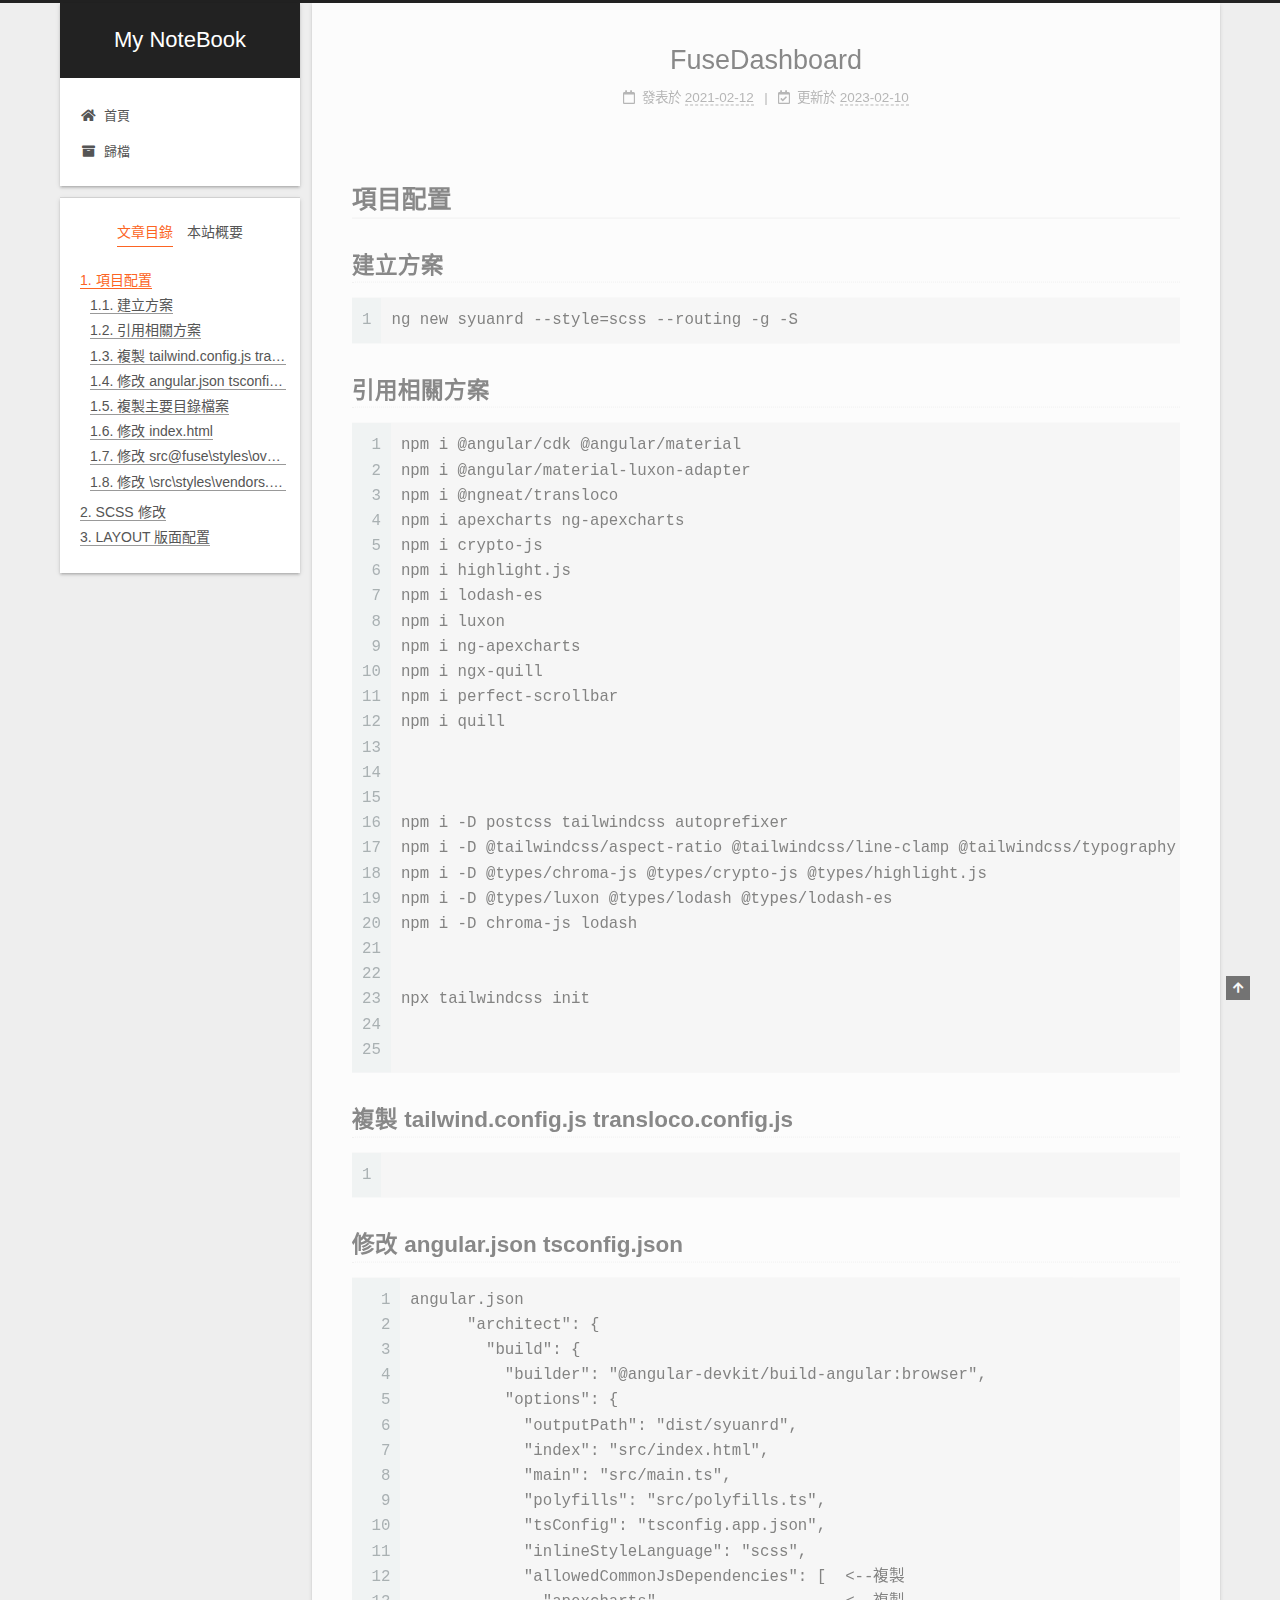
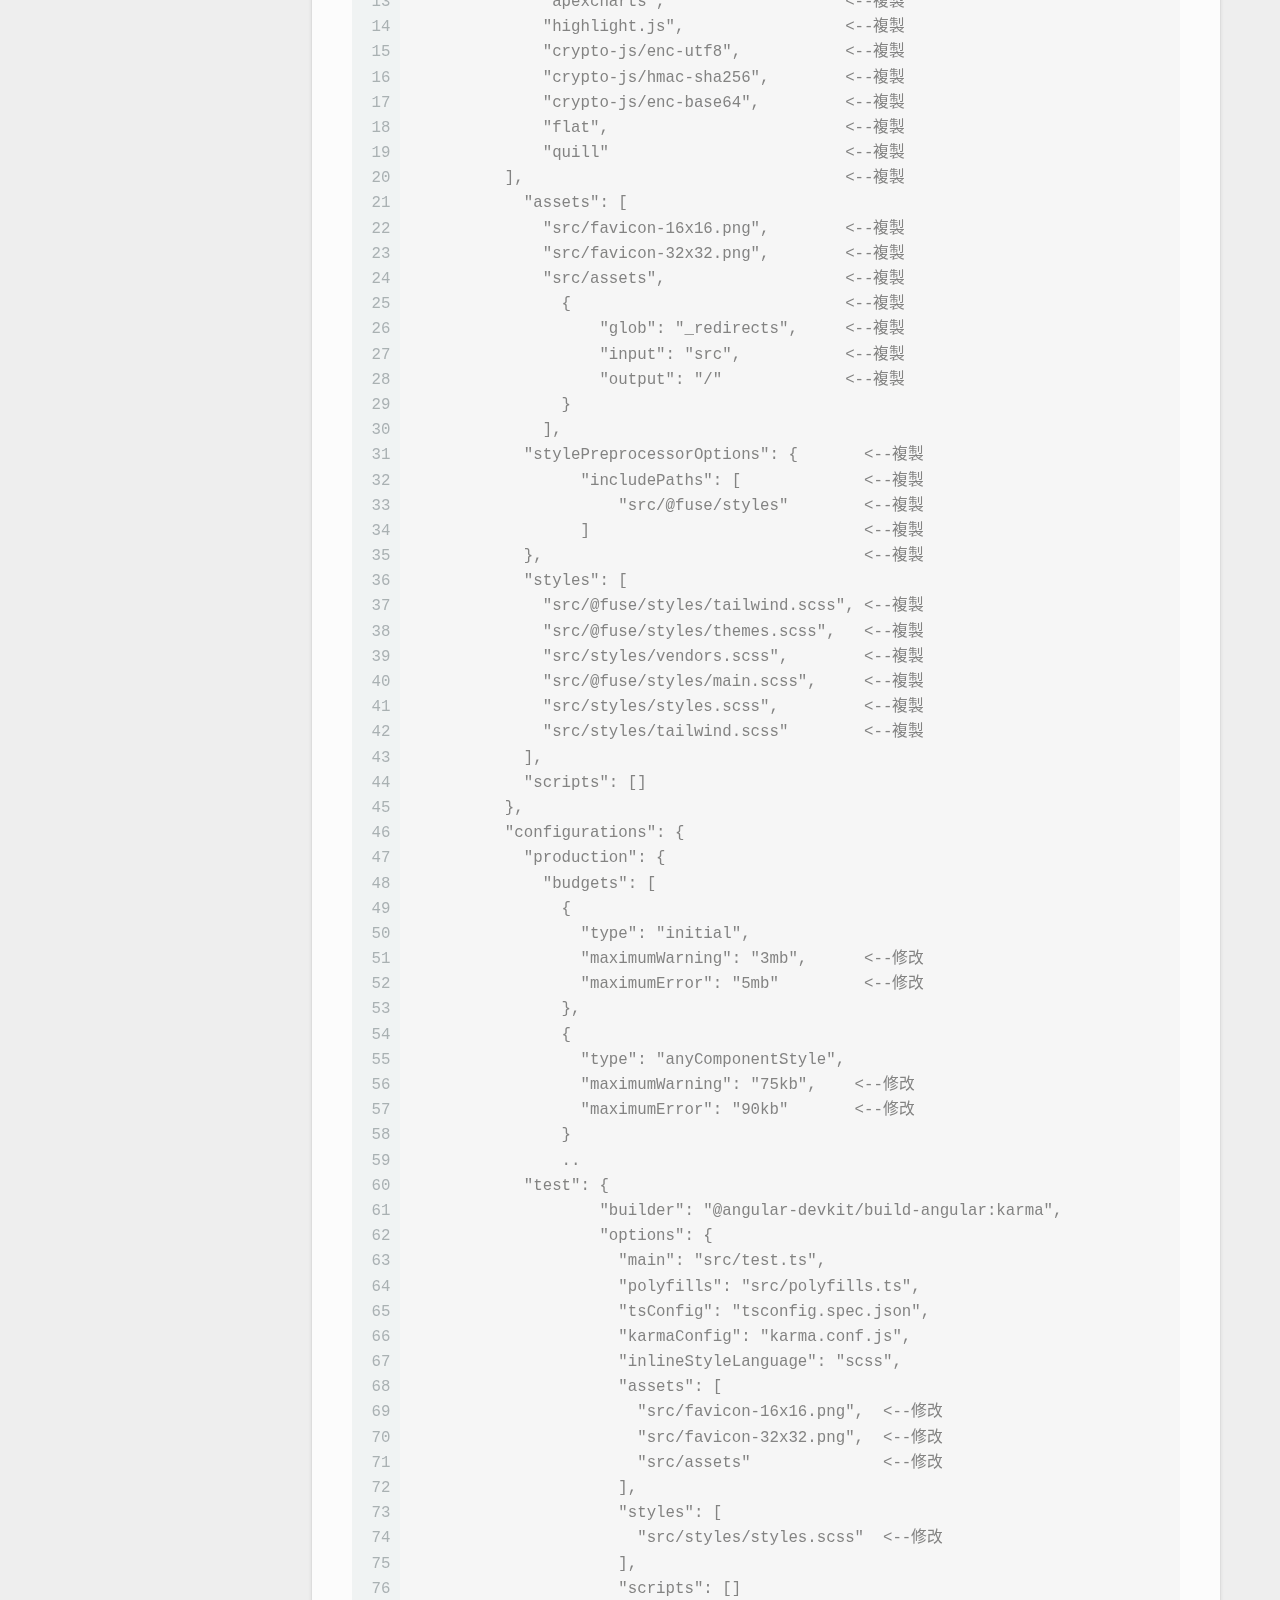
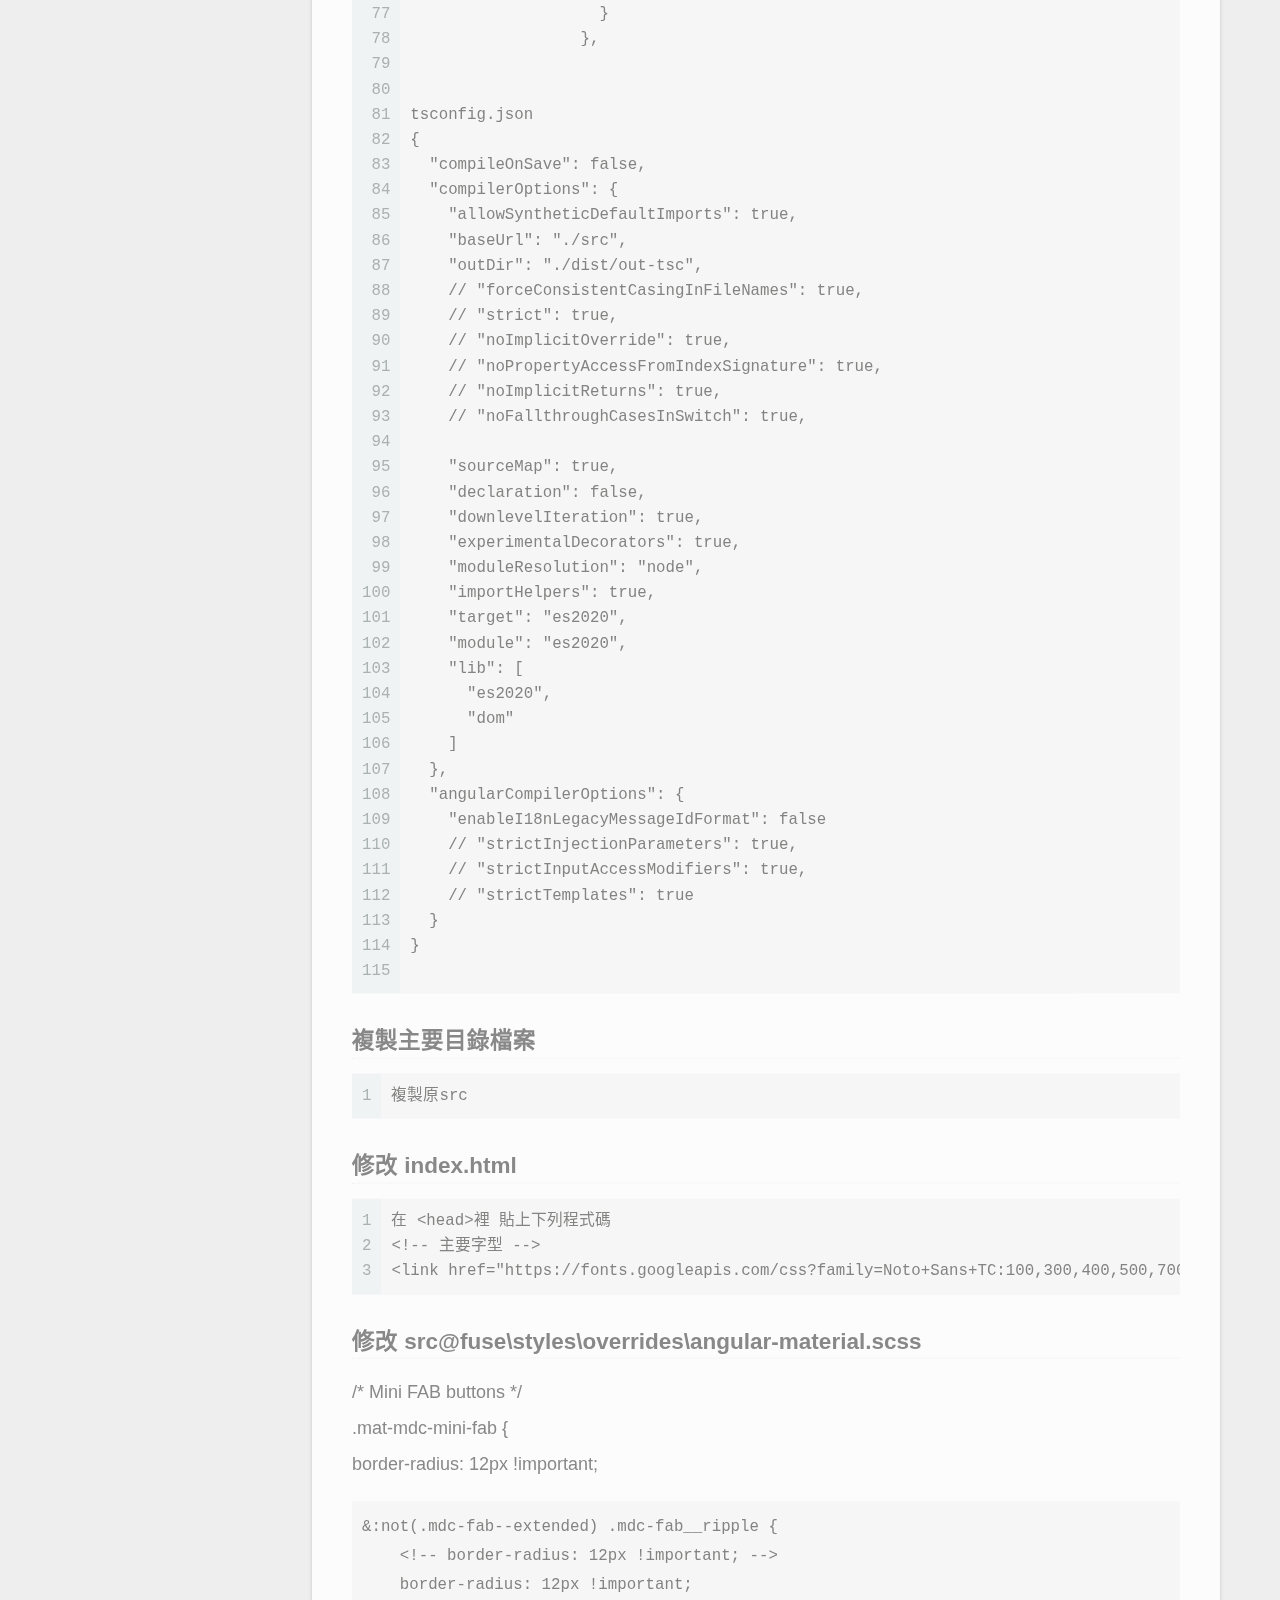
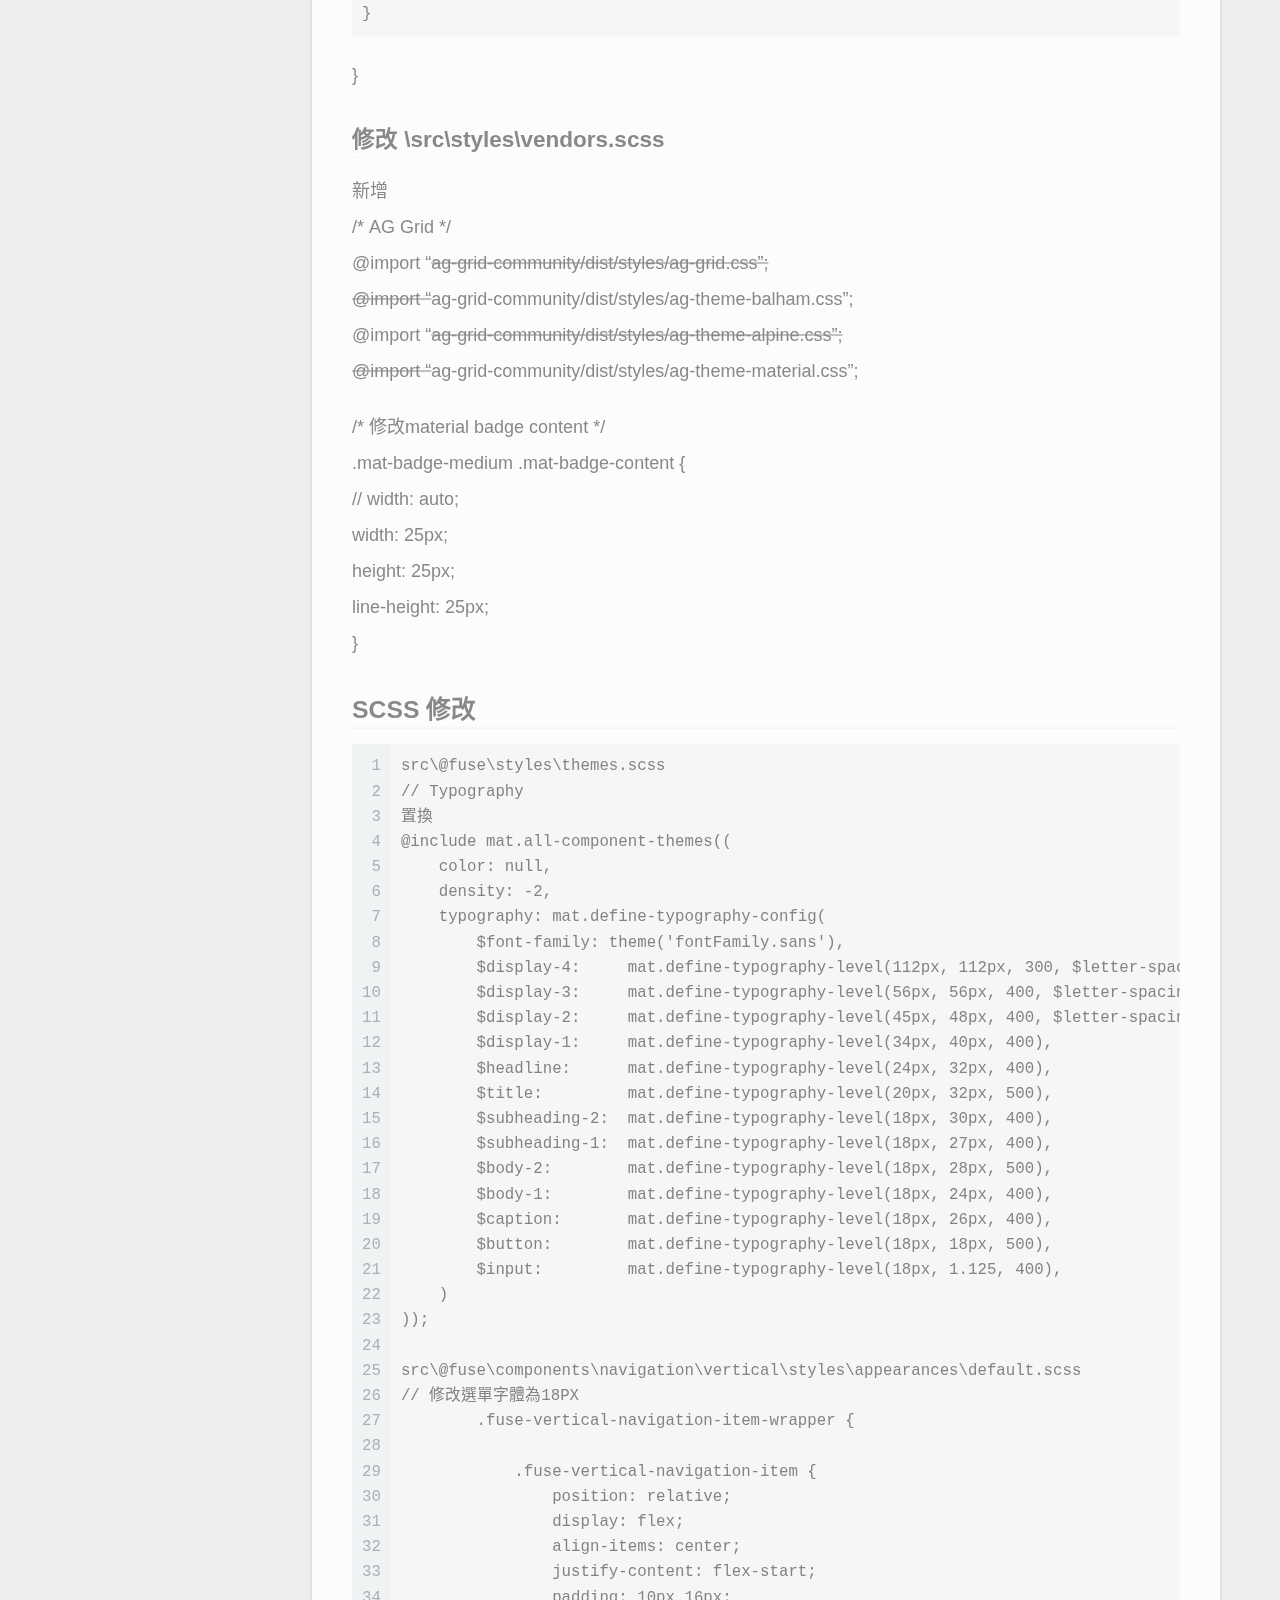
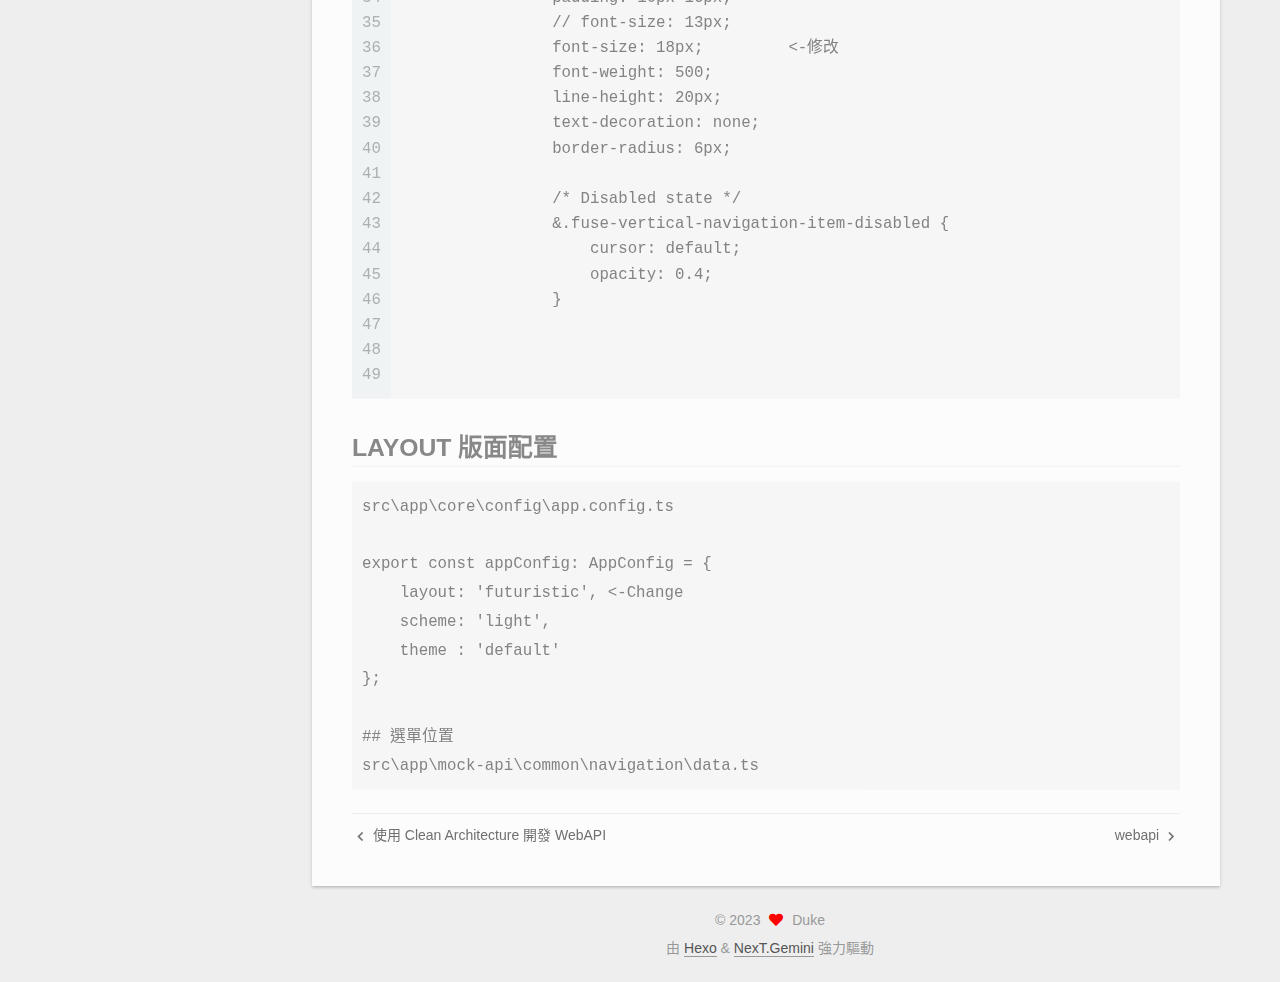
<file: 2021/02/12/FuseDashboard/index.html>
<!DOCTYPE html>
<html lang="zh-TW">
<head>
  <meta charset="UTF-8">
<meta name="viewport" content="width=device-width, initial-scale=1, maximum-scale=2">
<meta name="theme-color" content="#222">
<meta name="generator" content="Hexo 5.2.0">
  <link rel="apple-touch-icon" sizes="180x180" href="/images/apple-touch-icon-next.png">
  <link rel="icon" type="image/png" sizes="32x32" href="/images/favicon-32x32-next.png">
  <link rel="icon" type="image/png" sizes="16x16" href="/images/favicon-16x16-next.png">
  <link rel="mask-icon" href="/images/logo.svg" color="#222">

<link rel="stylesheet" href="/css/main.css">


<link rel="stylesheet" href="/lib/font-awesome/css/all.min.css">

<script id="hexo-configurations">
    var NexT = window.NexT || {};
    var CONFIG = {"hostname":"topduke.github.io","root":"/","scheme":"Gemini","version":"7.8.0","exturl":false,"sidebar":{"position":"left","display":"post","padding":18,"offset":12,"onmobile":false},"copycode":{"enable":false,"show_result":false,"style":null},"back2top":{"enable":true,"sidebar":false,"scrollpercent":false},"bookmark":{"enable":false,"color":"#222","save":"auto"},"fancybox":false,"mediumzoom":false,"lazyload":false,"pangu":false,"comments":{"style":"tabs","active":null,"storage":true,"lazyload":false,"nav":null},"algolia":{"hits":{"per_page":10},"labels":{"input_placeholder":"Search for Posts","hits_empty":"We didn't find any results for the search: ${query}","hits_stats":"${hits} results found in ${time} ms"}},"localsearch":{"enable":false,"trigger":"auto","top_n_per_article":1,"unescape":false,"preload":false},"motion":{"enable":true,"async":false,"transition":{"post_block":"fadeIn","post_header":"slideDownIn","post_body":"slideDownIn","coll_header":"slideLeftIn","sidebar":"slideUpIn"}}};
  </script>

  <meta name="description" content="項目配置建立方案1ng new syuanrd --style&#x3D;scss --routing -g -S  引用相關方案12345678910111213141516171819202122232425npm i @angular&#x2F;cdk @angular&#x2F;materialnpm i @angular&#x2F;material-luxon-adapternpm i">
<meta property="og:type" content="article">
<meta property="og:title" content="FuseDashboard">
<meta property="og:url" content="https://topduke.github.io/2021/02/12/FuseDashboard/index.html">
<meta property="og:site_name" content="My NoteBook">
<meta property="og:description" content="項目配置建立方案1ng new syuanrd --style&#x3D;scss --routing -g -S  引用相關方案12345678910111213141516171819202122232425npm i @angular&#x2F;cdk @angular&#x2F;materialnpm i @angular&#x2F;material-luxon-adapternpm i">
<meta property="og:locale" content="zh_TW">
<meta property="article:published_time" content="2021-02-12T15:15:48.000Z">
<meta property="article:modified_time" content="2023-02-09T17:23:03.884Z">
<meta property="article:author" content="Duke">
<meta name="twitter:card" content="summary">

<link rel="canonical" href="https://topduke.github.io/2021/02/12/FuseDashboard/">


<script id="page-configurations">
  // https://hexo.io/docs/variables.html
  CONFIG.page = {
    sidebar: "",
    isHome : false,
    isPost : true,
    lang   : 'zh-TW'
  };
</script>

  <title>FuseDashboard | My NoteBook</title>
  






  <noscript>
  <style>
  .use-motion .brand,
  .use-motion .menu-item,
  .sidebar-inner,
  .use-motion .post-block,
  .use-motion .pagination,
  .use-motion .comments,
  .use-motion .post-header,
  .use-motion .post-body,
  .use-motion .collection-header { opacity: initial; }

  .use-motion .site-title,
  .use-motion .site-subtitle {
    opacity: initial;
    top: initial;
  }

  .use-motion .logo-line-before i { left: initial; }
  .use-motion .logo-line-after i { right: initial; }
  </style>
</noscript>

</head>

<body itemscope itemtype="http://schema.org/WebPage">
  <div class="container use-motion">
    <div class="headband"></div>

    <header class="header" itemscope itemtype="http://schema.org/WPHeader">
      <div class="header-inner"><div class="site-brand-container">
  <div class="site-nav-toggle">
    <div class="toggle" aria-label="切換導航欄">
      <span class="toggle-line toggle-line-first"></span>
      <span class="toggle-line toggle-line-middle"></span>
      <span class="toggle-line toggle-line-last"></span>
    </div>
  </div>

  <div class="site-meta">

    <a href="/" class="brand" rel="start">
      <span class="logo-line-before"><i></i></span>
      <h1 class="site-title">My NoteBook</h1>
      <span class="logo-line-after"><i></i></span>
    </a>
  </div>

  <div class="site-nav-right">
    <div class="toggle popup-trigger">
    </div>
  </div>
</div>




<nav class="site-nav">
  <ul id="menu" class="main-menu menu">
        <li class="menu-item menu-item-home">

    <a href="/" rel="section"><i class="fa fa-home fa-fw"></i>首頁</a>

  </li>
        <li class="menu-item menu-item-archives">

    <a href="/archives/" rel="section"><i class="fa fa-archive fa-fw"></i>歸檔</a>

  </li>
  </ul>
</nav>




</div>
    </header>

    
  <div class="back-to-top">
    <i class="fa fa-arrow-up"></i>
    <span>0%</span>
  </div>


    <main class="main">
      <div class="main-inner">
        <div class="content-wrap">
          

          <div class="content post posts-expand">
            

    
  
  
  <article itemscope itemtype="http://schema.org/Article" class="post-block" lang="zh-TW">
    <link itemprop="mainEntityOfPage" href="https://topduke.github.io/2021/02/12/FuseDashboard/">

    <span hidden itemprop="author" itemscope itemtype="http://schema.org/Person">
      <meta itemprop="image" content="/images/avatar.gif">
      <meta itemprop="name" content="Duke">
      <meta itemprop="description" content="">
    </span>

    <span hidden itemprop="publisher" itemscope itemtype="http://schema.org/Organization">
      <meta itemprop="name" content="My NoteBook">
    </span>
      <header class="post-header">
        <h1 class="post-title" itemprop="name headline">
          FuseDashboard
        </h1>

        <div class="post-meta">
            <span class="post-meta-item">
              <span class="post-meta-item-icon">
                <i class="far fa-calendar"></i>
              </span>
              <span class="post-meta-item-text">發表於</span>

              <time title="創建時間：2021-02-12 23:15:48" itemprop="dateCreated datePublished" datetime="2021-02-12T23:15:48+08:00">2021-02-12</time>
            </span>
              <span class="post-meta-item">
                <span class="post-meta-item-icon">
                  <i class="far fa-calendar-check"></i>
                </span>
                <span class="post-meta-item-text">更新於</span>
                <time title="修改時間：2023-02-10 01:23:03" itemprop="dateModified" datetime="2023-02-10T01:23:03+08:00">2023-02-10</time>
              </span>

          

        </div>
      </header>

    
    
    
    <div class="post-body" itemprop="articleBody">

      
        <h2 id="項目配置"><a href="#項目配置" class="headerlink" title="項目配置"></a>項目配置</h2><h3 id="建立方案"><a href="#建立方案" class="headerlink" title="建立方案"></a>建立方案</h3><figure class="highlight plain"><table><tr><td class="gutter"><pre><span class="line">1</span><br></pre></td><td class="code"><pre><span class="line">ng new syuanrd --style&#x3D;scss --routing -g -S</span><br></pre></td></tr></table></figure>

<h3 id="引用相關方案"><a href="#引用相關方案" class="headerlink" title="引用相關方案"></a>引用相關方案</h3><figure class="highlight plain"><table><tr><td class="gutter"><pre><span class="line">1</span><br><span class="line">2</span><br><span class="line">3</span><br><span class="line">4</span><br><span class="line">5</span><br><span class="line">6</span><br><span class="line">7</span><br><span class="line">8</span><br><span class="line">9</span><br><span class="line">10</span><br><span class="line">11</span><br><span class="line">12</span><br><span class="line">13</span><br><span class="line">14</span><br><span class="line">15</span><br><span class="line">16</span><br><span class="line">17</span><br><span class="line">18</span><br><span class="line">19</span><br><span class="line">20</span><br><span class="line">21</span><br><span class="line">22</span><br><span class="line">23</span><br><span class="line">24</span><br><span class="line">25</span><br></pre></td><td class="code"><pre><span class="line">npm i @angular&#x2F;cdk @angular&#x2F;material</span><br><span class="line">npm i @angular&#x2F;material-luxon-adapter</span><br><span class="line">npm i @ngneat&#x2F;transloco</span><br><span class="line">npm i apexcharts ng-apexcharts  </span><br><span class="line">npm i crypto-js</span><br><span class="line">npm i highlight.js</span><br><span class="line">npm i lodash-es</span><br><span class="line">npm i luxon</span><br><span class="line">npm i ng-apexcharts</span><br><span class="line">npm i ngx-quill</span><br><span class="line">npm i perfect-scrollbar</span><br><span class="line">npm i quill</span><br><span class="line"></span><br><span class="line"></span><br><span class="line"></span><br><span class="line">npm i -D postcss tailwindcss autoprefixer</span><br><span class="line">npm i -D @tailwindcss&#x2F;aspect-ratio @tailwindcss&#x2F;line-clamp @tailwindcss&#x2F;typography</span><br><span class="line">npm i -D @types&#x2F;chroma-js @types&#x2F;crypto-js @types&#x2F;highlight.js </span><br><span class="line">npm i -D @types&#x2F;luxon @types&#x2F;lodash @types&#x2F;lodash-es</span><br><span class="line">npm i -D chroma-js lodash</span><br><span class="line"></span><br><span class="line"></span><br><span class="line">npx tailwindcss init</span><br><span class="line"></span><br><span class="line"></span><br></pre></td></tr></table></figure>

<h3 id="複製-tailwind-config-js-transloco-config-js"><a href="#複製-tailwind-config-js-transloco-config-js" class="headerlink" title="複製 tailwind.config.js transloco.config.js"></a>複製 tailwind.config.js transloco.config.js</h3><figure class="highlight plain"><table><tr><td class="gutter"><pre><span class="line">1</span><br></pre></td><td class="code"><pre><span class="line"></span><br></pre></td></tr></table></figure>

<h3 id="修改-angular-json-tsconfig-json"><a href="#修改-angular-json-tsconfig-json" class="headerlink" title="修改 angular.json tsconfig.json"></a>修改 angular.json tsconfig.json</h3><figure class="highlight plain"><table><tr><td class="gutter"><pre><span class="line">1</span><br><span class="line">2</span><br><span class="line">3</span><br><span class="line">4</span><br><span class="line">5</span><br><span class="line">6</span><br><span class="line">7</span><br><span class="line">8</span><br><span class="line">9</span><br><span class="line">10</span><br><span class="line">11</span><br><span class="line">12</span><br><span class="line">13</span><br><span class="line">14</span><br><span class="line">15</span><br><span class="line">16</span><br><span class="line">17</span><br><span class="line">18</span><br><span class="line">19</span><br><span class="line">20</span><br><span class="line">21</span><br><span class="line">22</span><br><span class="line">23</span><br><span class="line">24</span><br><span class="line">25</span><br><span class="line">26</span><br><span class="line">27</span><br><span class="line">28</span><br><span class="line">29</span><br><span class="line">30</span><br><span class="line">31</span><br><span class="line">32</span><br><span class="line">33</span><br><span class="line">34</span><br><span class="line">35</span><br><span class="line">36</span><br><span class="line">37</span><br><span class="line">38</span><br><span class="line">39</span><br><span class="line">40</span><br><span class="line">41</span><br><span class="line">42</span><br><span class="line">43</span><br><span class="line">44</span><br><span class="line">45</span><br><span class="line">46</span><br><span class="line">47</span><br><span class="line">48</span><br><span class="line">49</span><br><span class="line">50</span><br><span class="line">51</span><br><span class="line">52</span><br><span class="line">53</span><br><span class="line">54</span><br><span class="line">55</span><br><span class="line">56</span><br><span class="line">57</span><br><span class="line">58</span><br><span class="line">59</span><br><span class="line">60</span><br><span class="line">61</span><br><span class="line">62</span><br><span class="line">63</span><br><span class="line">64</span><br><span class="line">65</span><br><span class="line">66</span><br><span class="line">67</span><br><span class="line">68</span><br><span class="line">69</span><br><span class="line">70</span><br><span class="line">71</span><br><span class="line">72</span><br><span class="line">73</span><br><span class="line">74</span><br><span class="line">75</span><br><span class="line">76</span><br><span class="line">77</span><br><span class="line">78</span><br><span class="line">79</span><br><span class="line">80</span><br><span class="line">81</span><br><span class="line">82</span><br><span class="line">83</span><br><span class="line">84</span><br><span class="line">85</span><br><span class="line">86</span><br><span class="line">87</span><br><span class="line">88</span><br><span class="line">89</span><br><span class="line">90</span><br><span class="line">91</span><br><span class="line">92</span><br><span class="line">93</span><br><span class="line">94</span><br><span class="line">95</span><br><span class="line">96</span><br><span class="line">97</span><br><span class="line">98</span><br><span class="line">99</span><br><span class="line">100</span><br><span class="line">101</span><br><span class="line">102</span><br><span class="line">103</span><br><span class="line">104</span><br><span class="line">105</span><br><span class="line">106</span><br><span class="line">107</span><br><span class="line">108</span><br><span class="line">109</span><br><span class="line">110</span><br><span class="line">111</span><br><span class="line">112</span><br><span class="line">113</span><br><span class="line">114</span><br><span class="line">115</span><br></pre></td><td class="code"><pre><span class="line">angular.json</span><br><span class="line">      &quot;architect&quot;: &#123;</span><br><span class="line">        &quot;build&quot;: &#123;</span><br><span class="line">          &quot;builder&quot;: &quot;@angular-devkit&#x2F;build-angular:browser&quot;,</span><br><span class="line">          &quot;options&quot;: &#123;</span><br><span class="line">            &quot;outputPath&quot;: &quot;dist&#x2F;syuanrd&quot;,</span><br><span class="line">            &quot;index&quot;: &quot;src&#x2F;index.html&quot;,</span><br><span class="line">            &quot;main&quot;: &quot;src&#x2F;main.ts&quot;,</span><br><span class="line">            &quot;polyfills&quot;: &quot;src&#x2F;polyfills.ts&quot;,</span><br><span class="line">            &quot;tsConfig&quot;: &quot;tsconfig.app.json&quot;,</span><br><span class="line">            &quot;inlineStyleLanguage&quot;: &quot;scss&quot;,</span><br><span class="line">            &quot;allowedCommonJsDependencies&quot;: [  &lt;--複製</span><br><span class="line">              &quot;apexcharts&quot;,                   &lt;--複製</span><br><span class="line">              &quot;highlight.js&quot;,                 &lt;--複製</span><br><span class="line">              &quot;crypto-js&#x2F;enc-utf8&quot;,           &lt;--複製</span><br><span class="line">              &quot;crypto-js&#x2F;hmac-sha256&quot;,        &lt;--複製</span><br><span class="line">              &quot;crypto-js&#x2F;enc-base64&quot;,         &lt;--複製</span><br><span class="line">              &quot;flat&quot;,                         &lt;--複製</span><br><span class="line">              &quot;quill&quot;                         &lt;--複製</span><br><span class="line">          ],                                  &lt;--複製</span><br><span class="line">            &quot;assets&quot;: [</span><br><span class="line">              &quot;src&#x2F;favicon-16x16.png&quot;,        &lt;--複製</span><br><span class="line">              &quot;src&#x2F;favicon-32x32.png&quot;,        &lt;--複製</span><br><span class="line">              &quot;src&#x2F;assets&quot;,                   &lt;--複製</span><br><span class="line">                &#123;                             &lt;--複製</span><br><span class="line">                    &quot;glob&quot;: &quot;_redirects&quot;,     &lt;--複製</span><br><span class="line">                    &quot;input&quot;: &quot;src&quot;,           &lt;--複製</span><br><span class="line">                    &quot;output&quot;: &quot;&#x2F;&quot;             &lt;--複製</span><br><span class="line">                &#125;</span><br><span class="line">              ],</span><br><span class="line">            &quot;stylePreprocessorOptions&quot;: &#123;       &lt;--複製</span><br><span class="line">                  &quot;includePaths&quot;: [             &lt;--複製</span><br><span class="line">                      &quot;src&#x2F;@fuse&#x2F;styles&quot;        &lt;--複製</span><br><span class="line">                  ]                             &lt;--複製</span><br><span class="line">            &#125;,                                  &lt;--複製</span><br><span class="line">            &quot;styles&quot;: [</span><br><span class="line">              &quot;src&#x2F;@fuse&#x2F;styles&#x2F;tailwind.scss&quot;, &lt;--複製</span><br><span class="line">              &quot;src&#x2F;@fuse&#x2F;styles&#x2F;themes.scss&quot;,   &lt;--複製</span><br><span class="line">              &quot;src&#x2F;styles&#x2F;vendors.scss&quot;,        &lt;--複製</span><br><span class="line">              &quot;src&#x2F;@fuse&#x2F;styles&#x2F;main.scss&quot;,     &lt;--複製</span><br><span class="line">              &quot;src&#x2F;styles&#x2F;styles.scss&quot;,         &lt;--複製</span><br><span class="line">              &quot;src&#x2F;styles&#x2F;tailwind.scss&quot;        &lt;--複製</span><br><span class="line">            ],</span><br><span class="line">            &quot;scripts&quot;: []</span><br><span class="line">          &#125;,</span><br><span class="line">          &quot;configurations&quot;: &#123;</span><br><span class="line">            &quot;production&quot;: &#123;</span><br><span class="line">              &quot;budgets&quot;: [</span><br><span class="line">                &#123;</span><br><span class="line">                  &quot;type&quot;: &quot;initial&quot;,</span><br><span class="line">                  &quot;maximumWarning&quot;: &quot;3mb&quot;,      &lt;--修改</span><br><span class="line">                  &quot;maximumError&quot;: &quot;5mb&quot;         &lt;--修改</span><br><span class="line">                &#125;,</span><br><span class="line">                &#123;</span><br><span class="line">                  &quot;type&quot;: &quot;anyComponentStyle&quot;,</span><br><span class="line">                  &quot;maximumWarning&quot;: &quot;75kb&quot;,    &lt;--修改</span><br><span class="line">                  &quot;maximumError&quot;: &quot;90kb&quot;       &lt;--修改</span><br><span class="line">                &#125;</span><br><span class="line">                ..</span><br><span class="line">            &quot;test&quot;: &#123;</span><br><span class="line">                    &quot;builder&quot;: &quot;@angular-devkit&#x2F;build-angular:karma&quot;,</span><br><span class="line">                    &quot;options&quot;: &#123;</span><br><span class="line">                      &quot;main&quot;: &quot;src&#x2F;test.ts&quot;,</span><br><span class="line">                      &quot;polyfills&quot;: &quot;src&#x2F;polyfills.ts&quot;,</span><br><span class="line">                      &quot;tsConfig&quot;: &quot;tsconfig.spec.json&quot;,</span><br><span class="line">                      &quot;karmaConfig&quot;: &quot;karma.conf.js&quot;,</span><br><span class="line">                      &quot;inlineStyleLanguage&quot;: &quot;scss&quot;,</span><br><span class="line">                      &quot;assets&quot;: [</span><br><span class="line">                        &quot;src&#x2F;favicon-16x16.png&quot;,  &lt;--修改</span><br><span class="line">                        &quot;src&#x2F;favicon-32x32.png&quot;,  &lt;--修改</span><br><span class="line">                        &quot;src&#x2F;assets&quot;              &lt;--修改</span><br><span class="line">                      ],</span><br><span class="line">                      &quot;styles&quot;: [</span><br><span class="line">                        &quot;src&#x2F;styles&#x2F;styles.scss&quot;  &lt;--修改</span><br><span class="line">                      ],</span><br><span class="line">                      &quot;scripts&quot;: []</span><br><span class="line">                    &#125;</span><br><span class="line">                  &#125;,</span><br><span class="line"></span><br><span class="line"></span><br><span class="line">tsconfig.json</span><br><span class="line">&#123;</span><br><span class="line">  &quot;compileOnSave&quot;: false,</span><br><span class="line">  &quot;compilerOptions&quot;: &#123;</span><br><span class="line">    &quot;allowSyntheticDefaultImports&quot;: true,</span><br><span class="line">    &quot;baseUrl&quot;: &quot;.&#x2F;src&quot;,</span><br><span class="line">    &quot;outDir&quot;: &quot;.&#x2F;dist&#x2F;out-tsc&quot;,</span><br><span class="line">    &#x2F;&#x2F; &quot;forceConsistentCasingInFileNames&quot;: true,</span><br><span class="line">    &#x2F;&#x2F; &quot;strict&quot;: true,</span><br><span class="line">    &#x2F;&#x2F; &quot;noImplicitOverride&quot;: true,</span><br><span class="line">    &#x2F;&#x2F; &quot;noPropertyAccessFromIndexSignature&quot;: true,</span><br><span class="line">    &#x2F;&#x2F; &quot;noImplicitReturns&quot;: true,</span><br><span class="line">    &#x2F;&#x2F; &quot;noFallthroughCasesInSwitch&quot;: true,</span><br><span class="line">    </span><br><span class="line">    &quot;sourceMap&quot;: true,</span><br><span class="line">    &quot;declaration&quot;: false,</span><br><span class="line">    &quot;downlevelIteration&quot;: true,</span><br><span class="line">    &quot;experimentalDecorators&quot;: true,</span><br><span class="line">    &quot;moduleResolution&quot;: &quot;node&quot;,</span><br><span class="line">    &quot;importHelpers&quot;: true,</span><br><span class="line">    &quot;target&quot;: &quot;es2020&quot;,</span><br><span class="line">    &quot;module&quot;: &quot;es2020&quot;,</span><br><span class="line">    &quot;lib&quot;: [</span><br><span class="line">      &quot;es2020&quot;,</span><br><span class="line">      &quot;dom&quot;</span><br><span class="line">    ]</span><br><span class="line">  &#125;,</span><br><span class="line">  &quot;angularCompilerOptions&quot;: &#123;</span><br><span class="line">    &quot;enableI18nLegacyMessageIdFormat&quot;: false</span><br><span class="line">    &#x2F;&#x2F; &quot;strictInjectionParameters&quot;: true,</span><br><span class="line">    &#x2F;&#x2F; &quot;strictInputAccessModifiers&quot;: true,</span><br><span class="line">    &#x2F;&#x2F; &quot;strictTemplates&quot;: true</span><br><span class="line">  &#125;</span><br><span class="line">&#125;</span><br><span class="line"></span><br></pre></td></tr></table></figure>

<h3 id="複製主要目錄檔案"><a href="#複製主要目錄檔案" class="headerlink" title="複製主要目錄檔案"></a>複製主要目錄檔案</h3><figure class="highlight plain"><table><tr><td class="gutter"><pre><span class="line">1</span><br></pre></td><td class="code"><pre><span class="line">複製原src</span><br></pre></td></tr></table></figure>

<h3 id="修改-index-html"><a href="#修改-index-html" class="headerlink" title="修改 index.html"></a>修改 index.html</h3><figure class="highlight plain"><table><tr><td class="gutter"><pre><span class="line">1</span><br><span class="line">2</span><br><span class="line">3</span><br></pre></td><td class="code"><pre><span class="line">在 &lt;head&gt;裡 貼上下列程式碼</span><br><span class="line">&lt;!-- 主要字型 --&gt;</span><br><span class="line">&lt;link href&#x3D;&quot;https:&#x2F;&#x2F;fonts.googleapis.com&#x2F;css?family&#x3D;Noto+Sans+TC:100,300,400,500,700,900&amp;display&#x3D;swap&quot; rel&#x3D;&quot;stylesheet&quot;&gt;</span><br></pre></td></tr></table></figure>

<h3 id="修改-src-fuse-styles-overrides-angular-material-scss"><a href="#修改-src-fuse-styles-overrides-angular-material-scss" class="headerlink" title="修改 src@fuse\styles\overrides\angular-material.scss"></a>修改 src@fuse\styles\overrides\angular-material.scss</h3><p>/* Mini FAB buttons */<br>.mat-mdc-mini-fab {<br>    border-radius: 12px !important;</p>
<pre><code>&amp;:not(.mdc-fab--extended) .mdc-fab__ripple &#123;
    &lt;!-- border-radius: 12px !important; --&gt;
    border-radius: 12px !important;
&#125;</code></pre>
<p>}</p>
<h3 id="修改-src-styles-vendors-scss"><a href="#修改-src-styles-vendors-scss" class="headerlink" title="修改 \src\styles\vendors.scss"></a>修改 \src\styles\vendors.scss</h3><p>新增<br>/* AG Grid */<br>@import “<del>ag-grid-community/dist/styles/ag-grid.css”;<br>@import “</del>ag-grid-community/dist/styles/ag-theme-balham.css”;<br>@import “<del>ag-grid-community/dist/styles/ag-theme-alpine.css”;<br>@import “</del>ag-grid-community/dist/styles/ag-theme-material.css”;</p>
<p>/* 修改material badge content */<br>.mat-badge-medium .mat-badge-content {<br>    // width: auto;<br>    width: 25px;<br>    height: 25px;<br>    line-height: 25px;<br>  }</p>
<h2 id="SCSS-修改"><a href="#SCSS-修改" class="headerlink" title="SCSS 修改"></a>SCSS 修改</h2><figure class="highlight plain"><table><tr><td class="gutter"><pre><span class="line">1</span><br><span class="line">2</span><br><span class="line">3</span><br><span class="line">4</span><br><span class="line">5</span><br><span class="line">6</span><br><span class="line">7</span><br><span class="line">8</span><br><span class="line">9</span><br><span class="line">10</span><br><span class="line">11</span><br><span class="line">12</span><br><span class="line">13</span><br><span class="line">14</span><br><span class="line">15</span><br><span class="line">16</span><br><span class="line">17</span><br><span class="line">18</span><br><span class="line">19</span><br><span class="line">20</span><br><span class="line">21</span><br><span class="line">22</span><br><span class="line">23</span><br><span class="line">24</span><br><span class="line">25</span><br><span class="line">26</span><br><span class="line">27</span><br><span class="line">28</span><br><span class="line">29</span><br><span class="line">30</span><br><span class="line">31</span><br><span class="line">32</span><br><span class="line">33</span><br><span class="line">34</span><br><span class="line">35</span><br><span class="line">36</span><br><span class="line">37</span><br><span class="line">38</span><br><span class="line">39</span><br><span class="line">40</span><br><span class="line">41</span><br><span class="line">42</span><br><span class="line">43</span><br><span class="line">44</span><br><span class="line">45</span><br><span class="line">46</span><br><span class="line">47</span><br><span class="line">48</span><br><span class="line">49</span><br></pre></td><td class="code"><pre><span class="line">src\@fuse\styles\themes.scss</span><br><span class="line">&#x2F;&#x2F; Typography</span><br><span class="line">置換</span><br><span class="line">@include mat.all-component-themes((</span><br><span class="line">    color: null,</span><br><span class="line">    density: -2,</span><br><span class="line">    typography: mat.define-typography-config(</span><br><span class="line">        $font-family: theme(&#39;fontFamily.sans&#39;),</span><br><span class="line">        $display-4:     mat.define-typography-level(112px, 112px, 300, $letter-spacing: -0.05em),</span><br><span class="line">        $display-3:     mat.define-typography-level(56px, 56px, 400, $letter-spacing: -0.02em),</span><br><span class="line">        $display-2:     mat.define-typography-level(45px, 48px, 400, $letter-spacing: -0.005em),</span><br><span class="line">        $display-1:     mat.define-typography-level(34px, 40px, 400),</span><br><span class="line">        $headline:      mat.define-typography-level(24px, 32px, 400),</span><br><span class="line">        $title:         mat.define-typography-level(20px, 32px, 500),</span><br><span class="line">        $subheading-2:  mat.define-typography-level(18px, 30px, 400),</span><br><span class="line">        $subheading-1:  mat.define-typography-level(18px, 27px, 400),</span><br><span class="line">        $body-2:        mat.define-typography-level(18px, 28px, 500),</span><br><span class="line">        $body-1:        mat.define-typography-level(18px, 24px, 400),</span><br><span class="line">        $caption:       mat.define-typography-level(18px, 26px, 400),</span><br><span class="line">        $button:        mat.define-typography-level(18px, 18px, 500),</span><br><span class="line">        $input:         mat.define-typography-level(18px, 1.125, 400),</span><br><span class="line">    )</span><br><span class="line">));</span><br><span class="line"></span><br><span class="line">src\@fuse\components\navigation\vertical\styles\appearances\default.scss</span><br><span class="line">&#x2F;&#x2F; 修改選單字體為18PX</span><br><span class="line">        .fuse-vertical-navigation-item-wrapper &#123;</span><br><span class="line"></span><br><span class="line">            .fuse-vertical-navigation-item &#123;</span><br><span class="line">                position: relative;</span><br><span class="line">                display: flex;</span><br><span class="line">                align-items: center;</span><br><span class="line">                justify-content: flex-start;</span><br><span class="line">                padding: 10px 16px;</span><br><span class="line">                &#x2F;&#x2F; font-size: 13px;</span><br><span class="line">                font-size: 18px;         &lt;-修改</span><br><span class="line">                font-weight: 500;</span><br><span class="line">                line-height: 20px;</span><br><span class="line">                text-decoration: none;</span><br><span class="line">                border-radius: 6px;</span><br><span class="line"></span><br><span class="line">                &#x2F;* Disabled state *&#x2F;</span><br><span class="line">                &amp;.fuse-vertical-navigation-item-disabled &#123;</span><br><span class="line">                    cursor: default;</span><br><span class="line">                    opacity: 0.4;</span><br><span class="line">                &#125;</span><br><span class="line"></span><br><span class="line"></span><br><span class="line"></span><br></pre></td></tr></table></figure>

<h2 id="LAYOUT-版面配置"><a href="#LAYOUT-版面配置" class="headerlink" title="LAYOUT 版面配置"></a>LAYOUT 版面配置</h2><pre><code>src\app\core\config\app.config.ts

export const appConfig: AppConfig = &#123;
    layout: &#39;futuristic&#39;, &lt;-Change
    scheme: &#39;light&#39;,
    theme : &#39;default&#39;
&#125;;

## 選單位置
src\app\mock-api\common\navigation\data.ts</code></pre>

    </div>

    
    
    

      <footer class="post-footer">

        


        
    <div class="post-nav">
      <div class="post-nav-item">
    <a href="/2020/10/23/CleanArchitecture/" rel="prev" title="使用 Clean Architecture 開發 WebAPI">
      <i class="fa fa-chevron-left"></i> 使用 Clean Architecture 開發 WebAPI
    </a></div>
      <div class="post-nav-item">
    <a href="/2022/10/16/webapi/" rel="next" title="webapi">
      webapi <i class="fa fa-chevron-right"></i>
    </a></div>
    </div>
      </footer>
    
  </article>
  
  
  



          </div>
          

<script>
  window.addEventListener('tabs:register', () => {
    let { activeClass } = CONFIG.comments;
    if (CONFIG.comments.storage) {
      activeClass = localStorage.getItem('comments_active') || activeClass;
    }
    if (activeClass) {
      let activeTab = document.querySelector(`a[href="#comment-${activeClass}"]`);
      if (activeTab) {
        activeTab.click();
      }
    }
  });
  if (CONFIG.comments.storage) {
    window.addEventListener('tabs:click', event => {
      if (!event.target.matches('.tabs-comment .tab-content .tab-pane')) return;
      let commentClass = event.target.classList[1];
      localStorage.setItem('comments_active', commentClass);
    });
  }
</script>

        </div>
          
  
  <div class="toggle sidebar-toggle">
    <span class="toggle-line toggle-line-first"></span>
    <span class="toggle-line toggle-line-middle"></span>
    <span class="toggle-line toggle-line-last"></span>
  </div>

  <aside class="sidebar">
    <div class="sidebar-inner">

      <ul class="sidebar-nav motion-element">
        <li class="sidebar-nav-toc">
          文章目錄
        </li>
        <li class="sidebar-nav-overview">
          本站概要
        </li>
      </ul>

      <!--noindex-->
      <div class="post-toc-wrap sidebar-panel">
          <div class="post-toc motion-element"><ol class="nav"><li class="nav-item nav-level-2"><a class="nav-link" href="#%E9%A0%85%E7%9B%AE%E9%85%8D%E7%BD%AE"><span class="nav-number">1.</span> <span class="nav-text">項目配置</span></a><ol class="nav-child"><li class="nav-item nav-level-3"><a class="nav-link" href="#%E5%BB%BA%E7%AB%8B%E6%96%B9%E6%A1%88"><span class="nav-number">1.1.</span> <span class="nav-text">建立方案</span></a></li><li class="nav-item nav-level-3"><a class="nav-link" href="#%E5%BC%95%E7%94%A8%E7%9B%B8%E9%97%9C%E6%96%B9%E6%A1%88"><span class="nav-number">1.2.</span> <span class="nav-text">引用相關方案</span></a></li><li class="nav-item nav-level-3"><a class="nav-link" href="#%E8%A4%87%E8%A3%BD-tailwind-config-js-transloco-config-js"><span class="nav-number">1.3.</span> <span class="nav-text">複製 tailwind.config.js transloco.config.js</span></a></li><li class="nav-item nav-level-3"><a class="nav-link" href="#%E4%BF%AE%E6%94%B9-angular-json-tsconfig-json"><span class="nav-number">1.4.</span> <span class="nav-text">修改 angular.json tsconfig.json</span></a></li><li class="nav-item nav-level-3"><a class="nav-link" href="#%E8%A4%87%E8%A3%BD%E4%B8%BB%E8%A6%81%E7%9B%AE%E9%8C%84%E6%AA%94%E6%A1%88"><span class="nav-number">1.5.</span> <span class="nav-text">複製主要目錄檔案</span></a></li><li class="nav-item nav-level-3"><a class="nav-link" href="#%E4%BF%AE%E6%94%B9-index-html"><span class="nav-number">1.6.</span> <span class="nav-text">修改 index.html</span></a></li><li class="nav-item nav-level-3"><a class="nav-link" href="#%E4%BF%AE%E6%94%B9-src-fuse-styles-overrides-angular-material-scss"><span class="nav-number">1.7.</span> <span class="nav-text">修改 src@fuse\styles\overrides\angular-material.scss</span></a></li><li class="nav-item nav-level-3"><a class="nav-link" href="#%E4%BF%AE%E6%94%B9-src-styles-vendors-scss"><span class="nav-number">1.8.</span> <span class="nav-text">修改 \src\styles\vendors.scss</span></a></li></ol></li><li class="nav-item nav-level-2"><a class="nav-link" href="#SCSS-%E4%BF%AE%E6%94%B9"><span class="nav-number">2.</span> <span class="nav-text">SCSS 修改</span></a></li><li class="nav-item nav-level-2"><a class="nav-link" href="#LAYOUT-%E7%89%88%E9%9D%A2%E9%85%8D%E7%BD%AE"><span class="nav-number">3.</span> <span class="nav-text">LAYOUT 版面配置</span></a></li></ol></div>
      </div>
      <!--/noindex-->

      <div class="site-overview-wrap sidebar-panel">
        <div class="site-author motion-element" itemprop="author" itemscope itemtype="http://schema.org/Person">
  <p class="site-author-name" itemprop="name">Duke</p>
  <div class="site-description" itemprop="description"></div>
</div>
<div class="site-state-wrap motion-element">
  <nav class="site-state">
      <div class="site-state-item site-state-posts">
          <a href="/archives/">
        
          <span class="site-state-item-count">4</span>
          <span class="site-state-item-name">文章</span>
        </a>
      </div>
  </nav>
</div>



      </div>

    </div>
  </aside>
  <div id="sidebar-dimmer"></div>


      </div>
    </main>

    <footer class="footer">
      <div class="footer-inner">
        

        

<div class="copyright">
  
  &copy; 
  <span itemprop="copyrightYear">2023</span>
  <span class="with-love">
    <i class="fa fa-heart"></i>
  </span>
  <span class="author" itemprop="copyrightHolder">Duke</span>
</div>
  <div class="powered-by">由 <a href="https://hexo.io/" class="theme-link" rel="noopener" target="_blank">Hexo</a> & <a href="https://theme-next.org/" class="theme-link" rel="noopener" target="_blank">NexT.Gemini</a> 強力驅動
  </div>

        








      </div>
    </footer>
  </div>

  
  <script src="/lib/anime.min.js"></script>
  <script src="/lib/velocity/velocity.min.js"></script>
  <script src="/lib/velocity/velocity.ui.min.js"></script>

<script src="/js/utils.js"></script>

<script src="/js/motion.js"></script>


<script src="/js/schemes/pisces.js"></script>


<script src="/js/next-boot.js"></script>




  















  

  

</body>
</html>
</file>
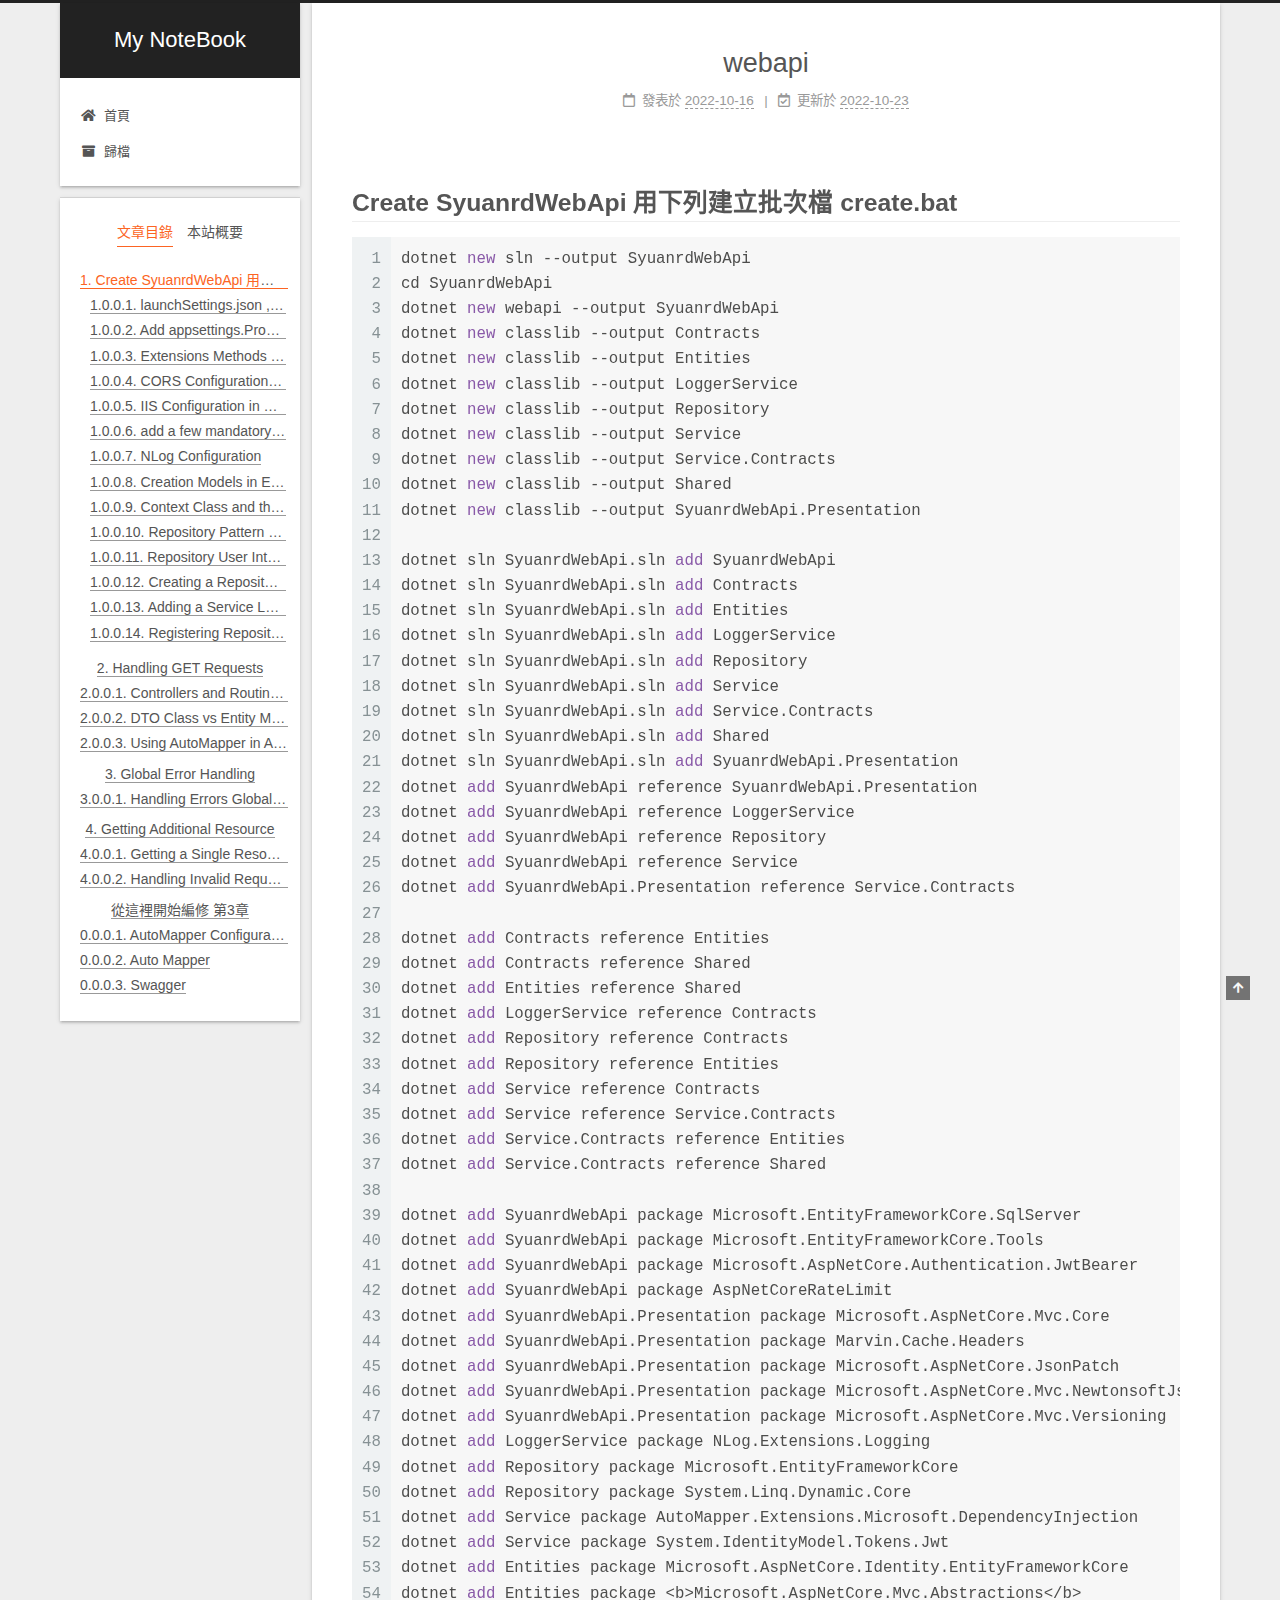
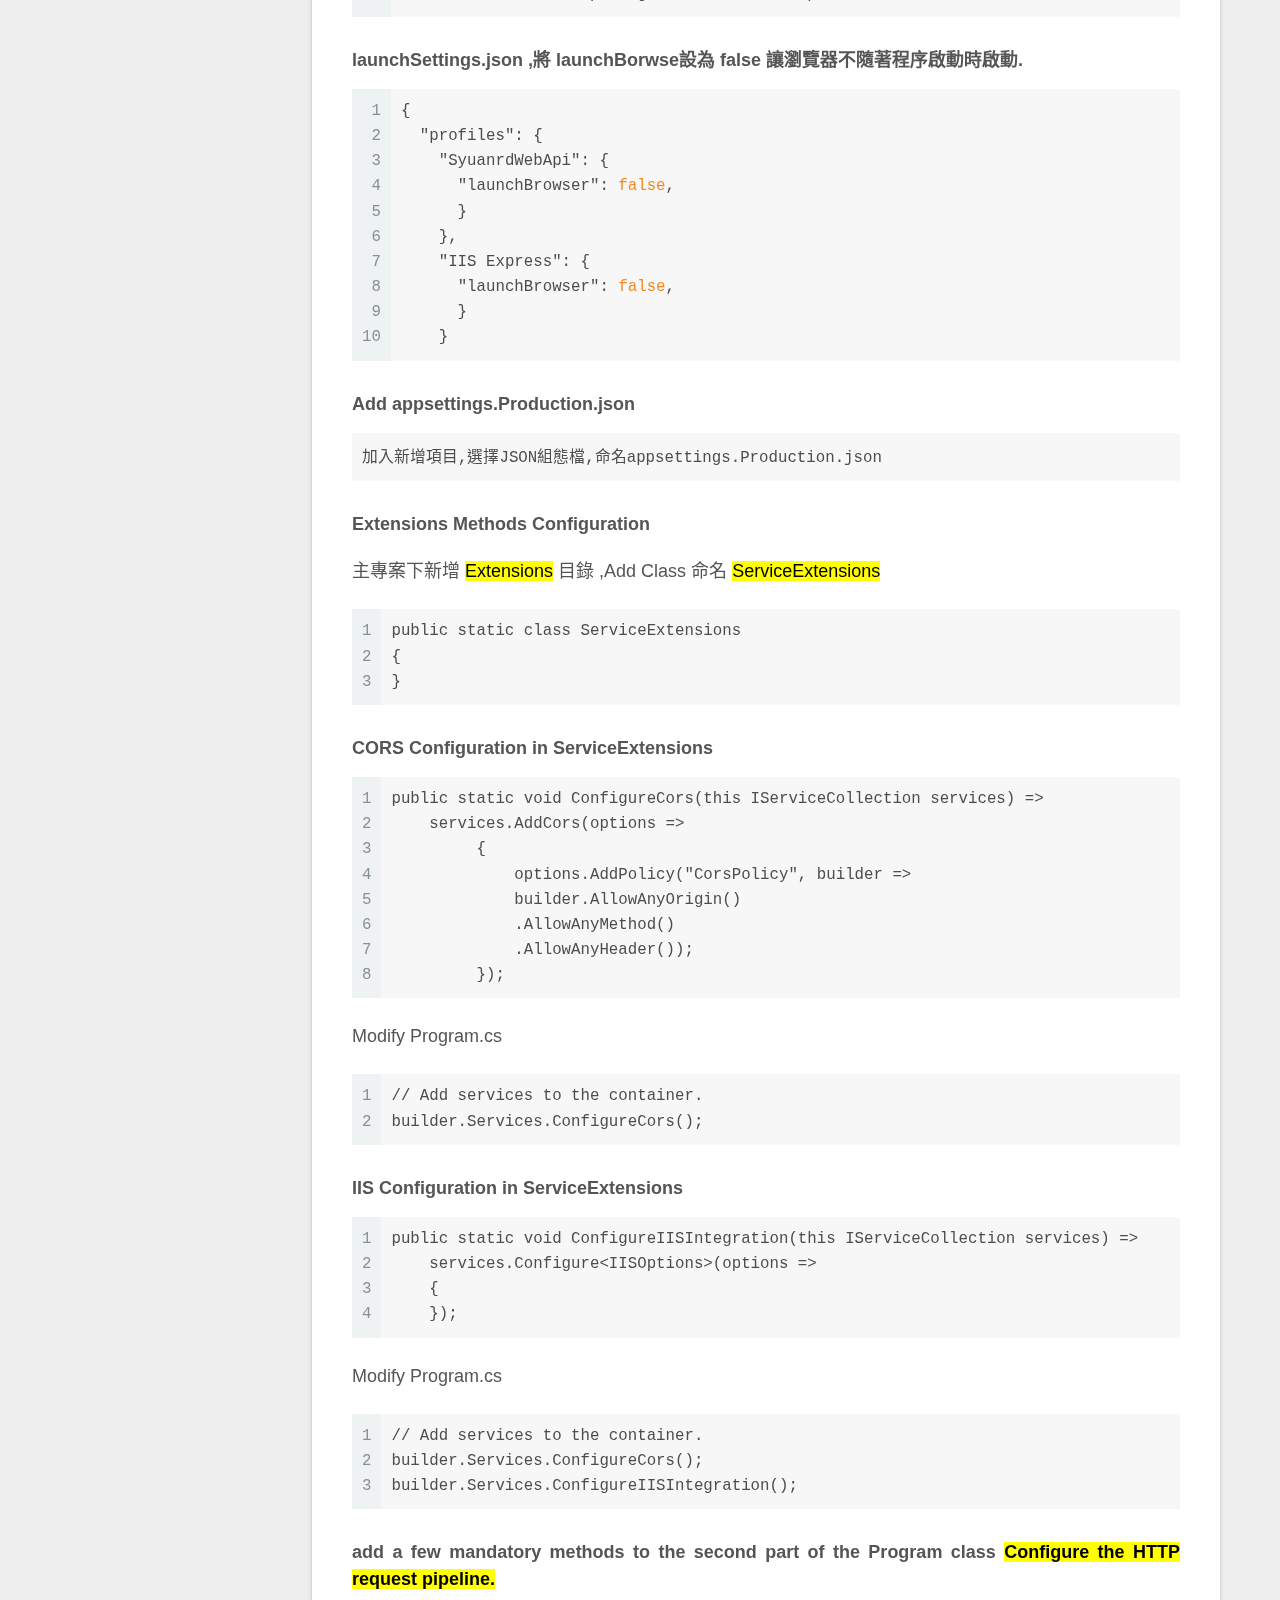
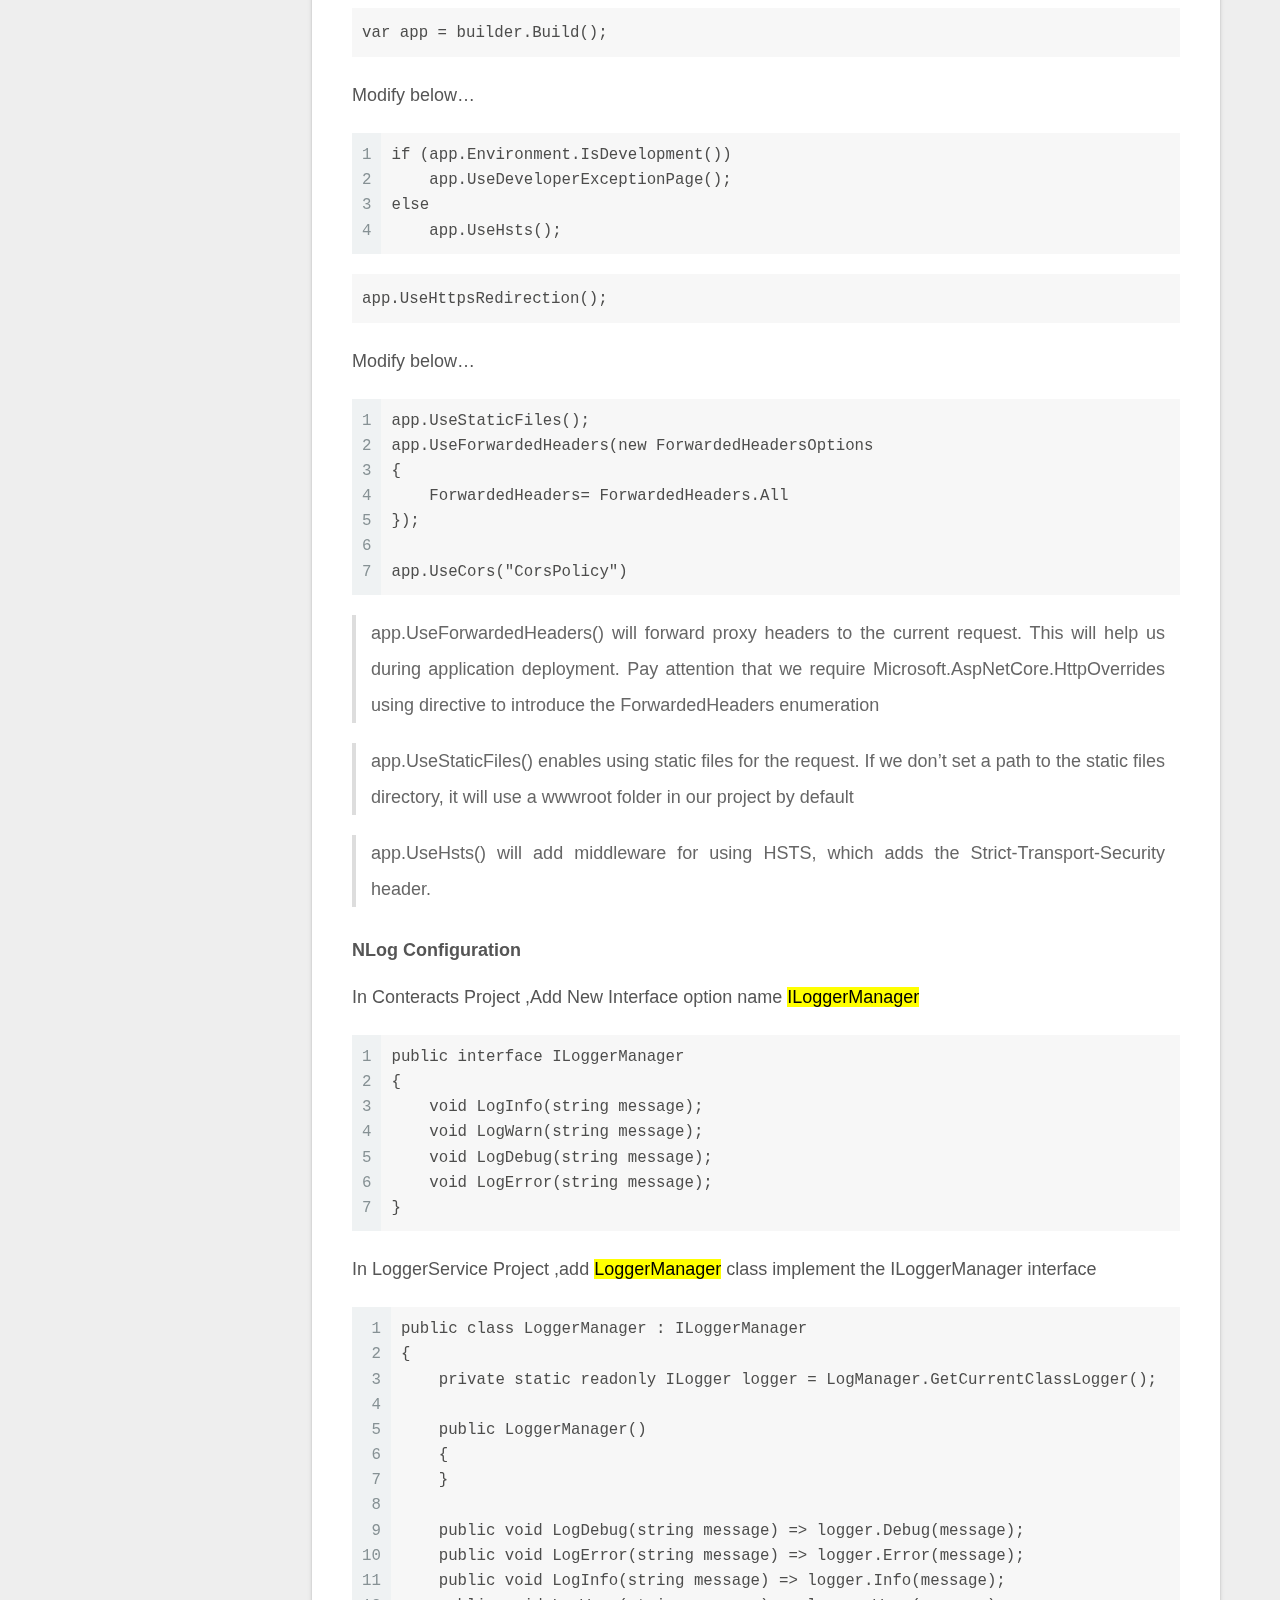
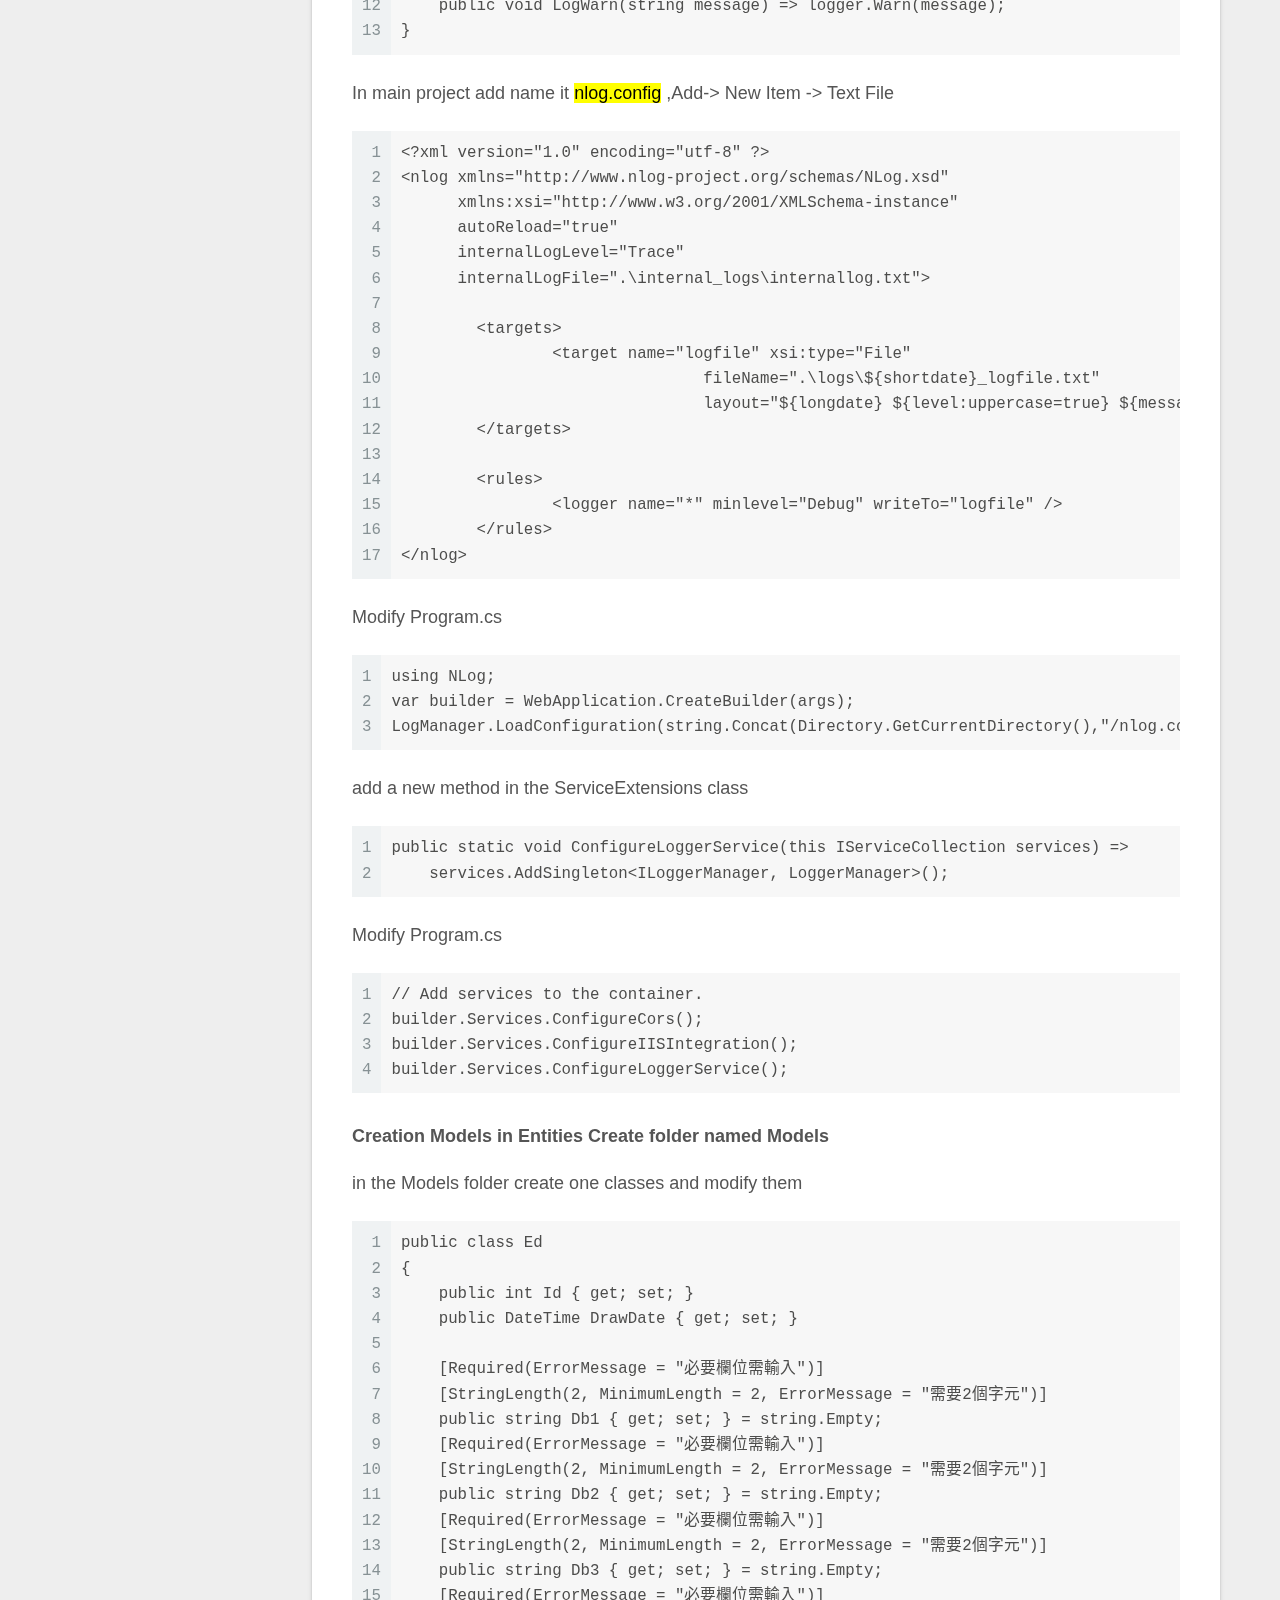
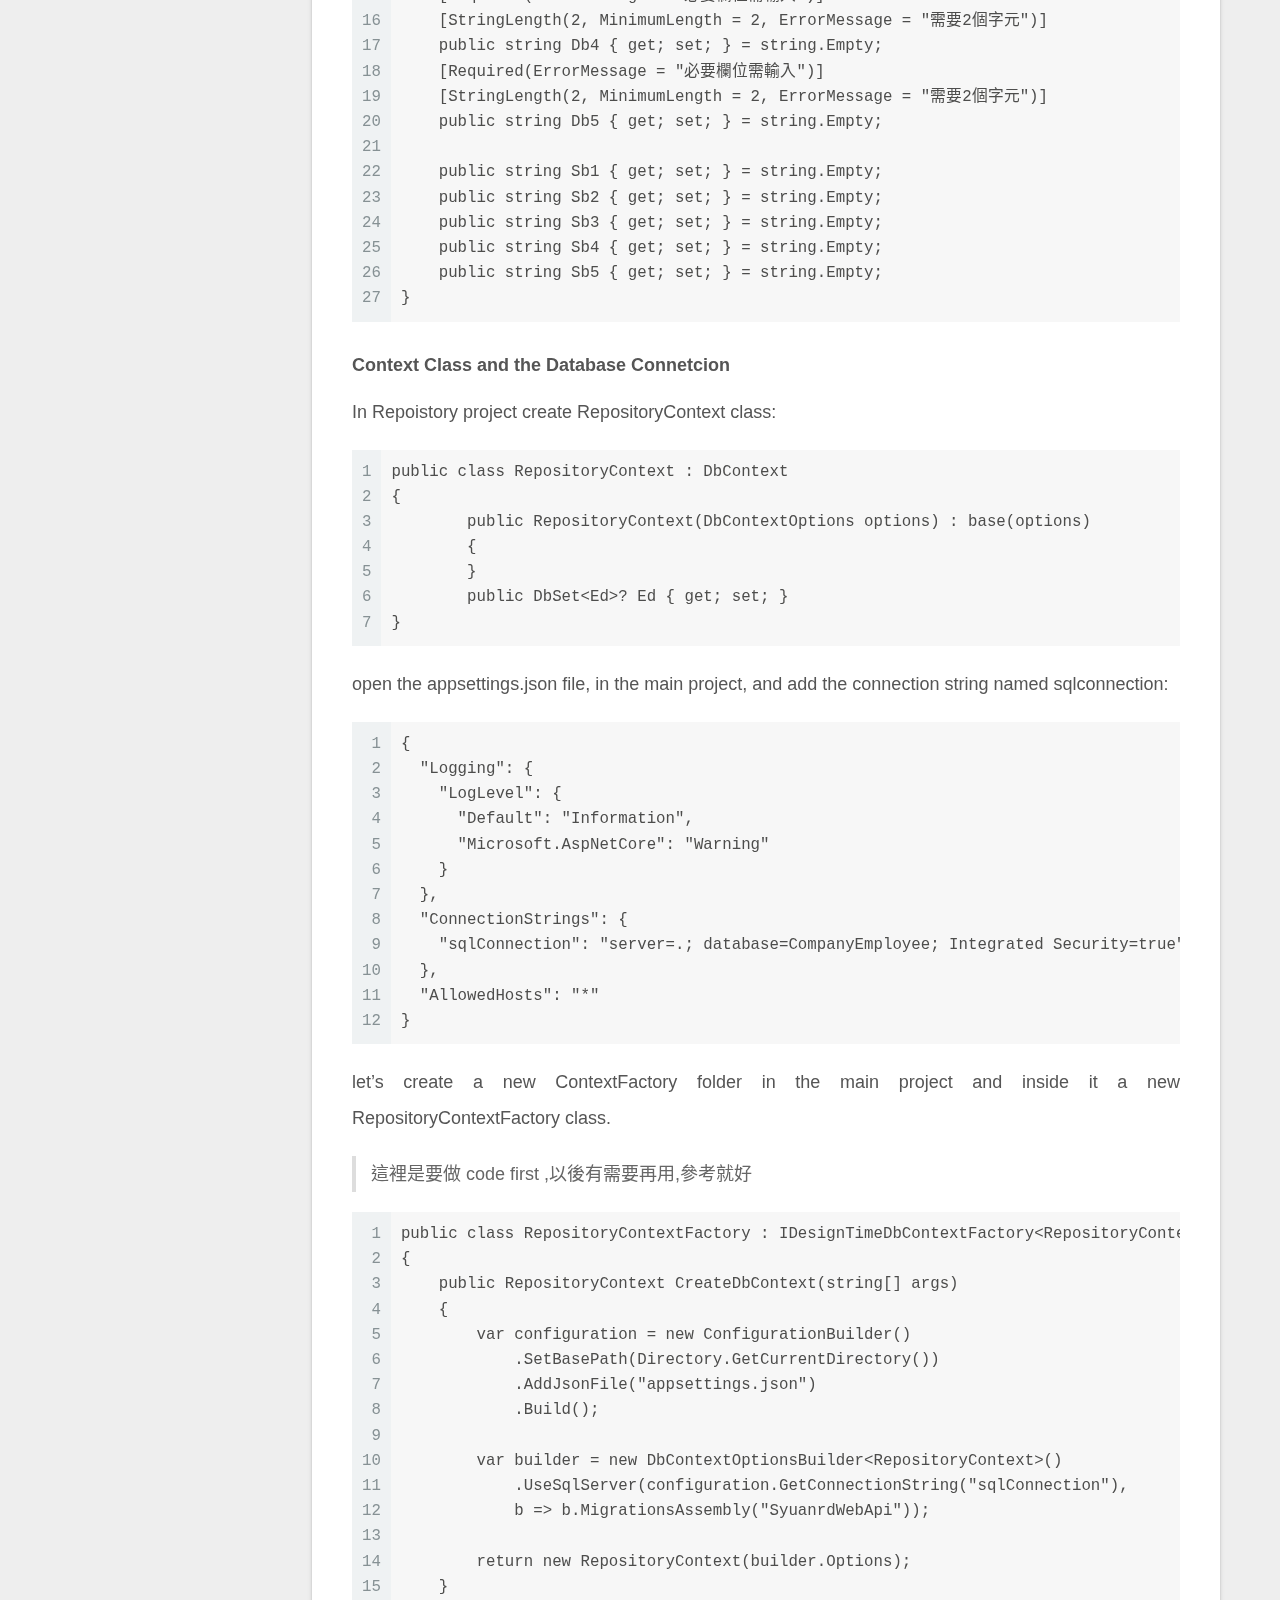
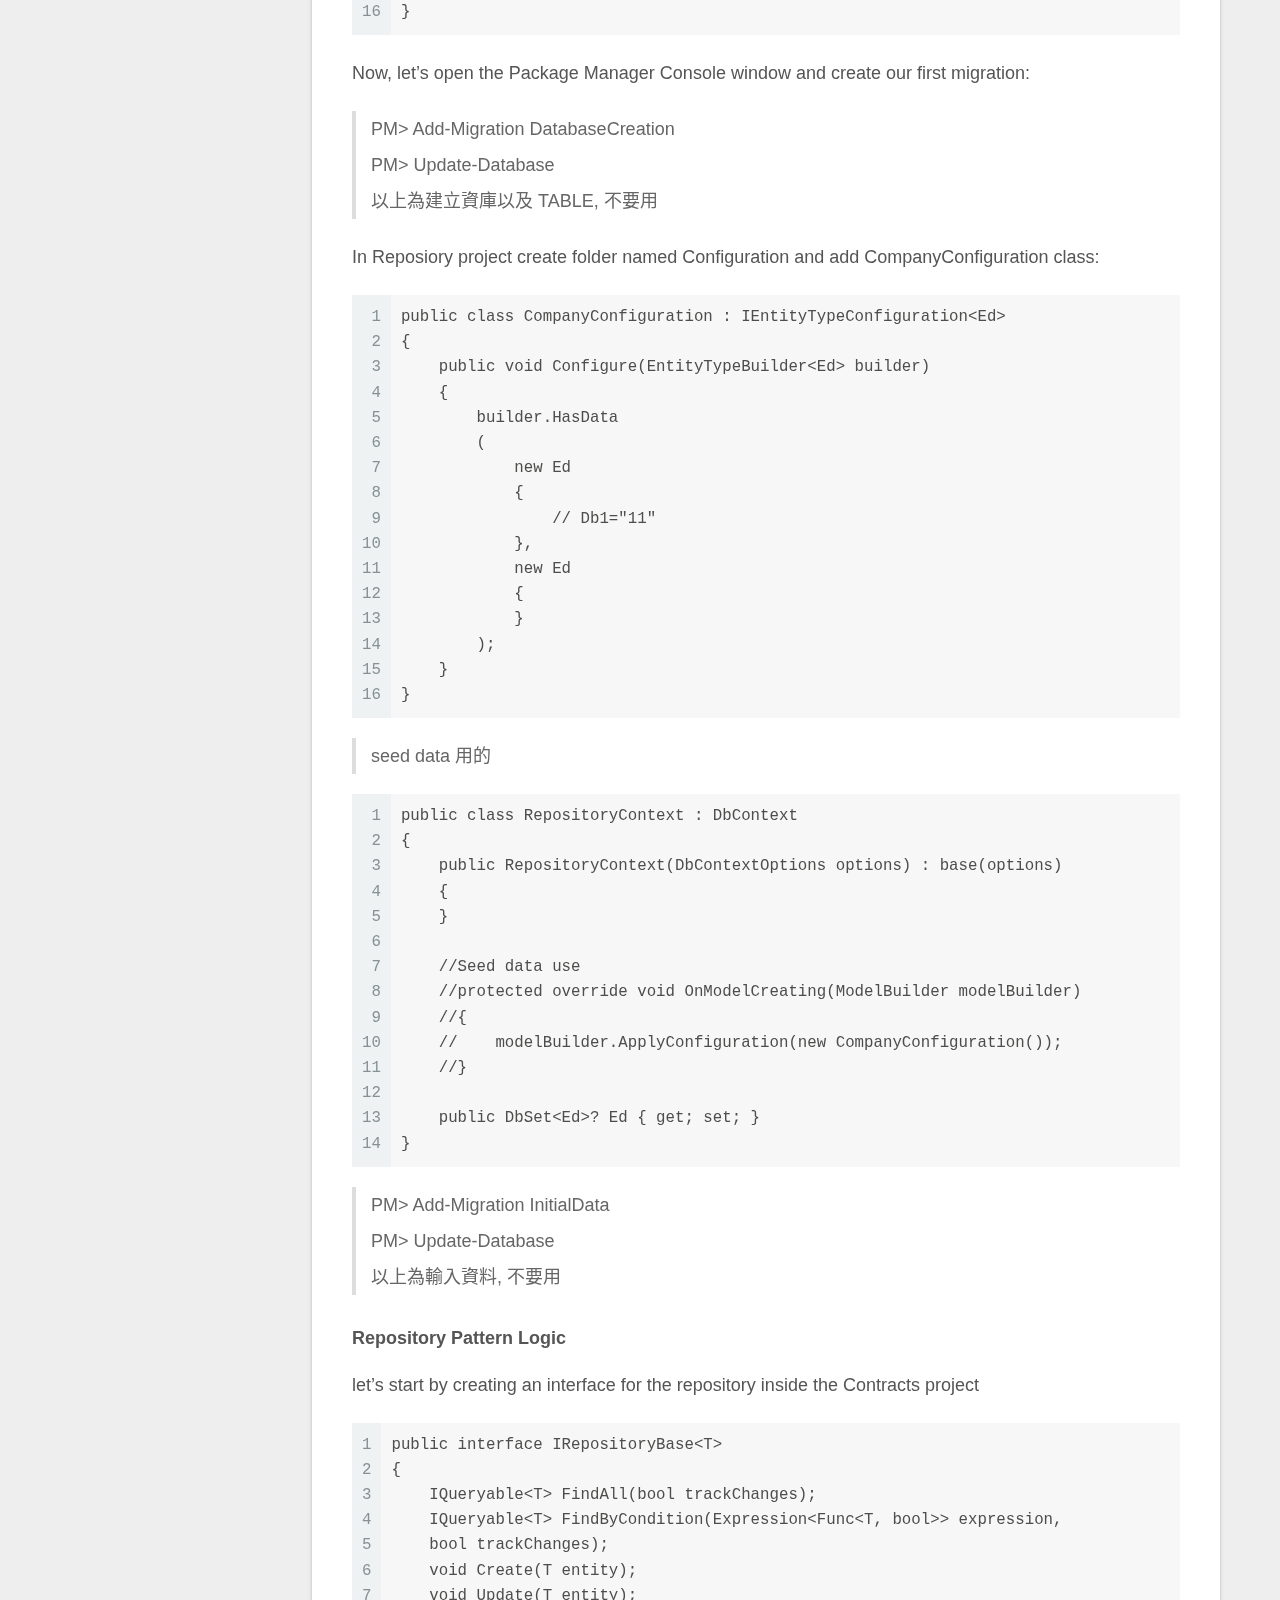
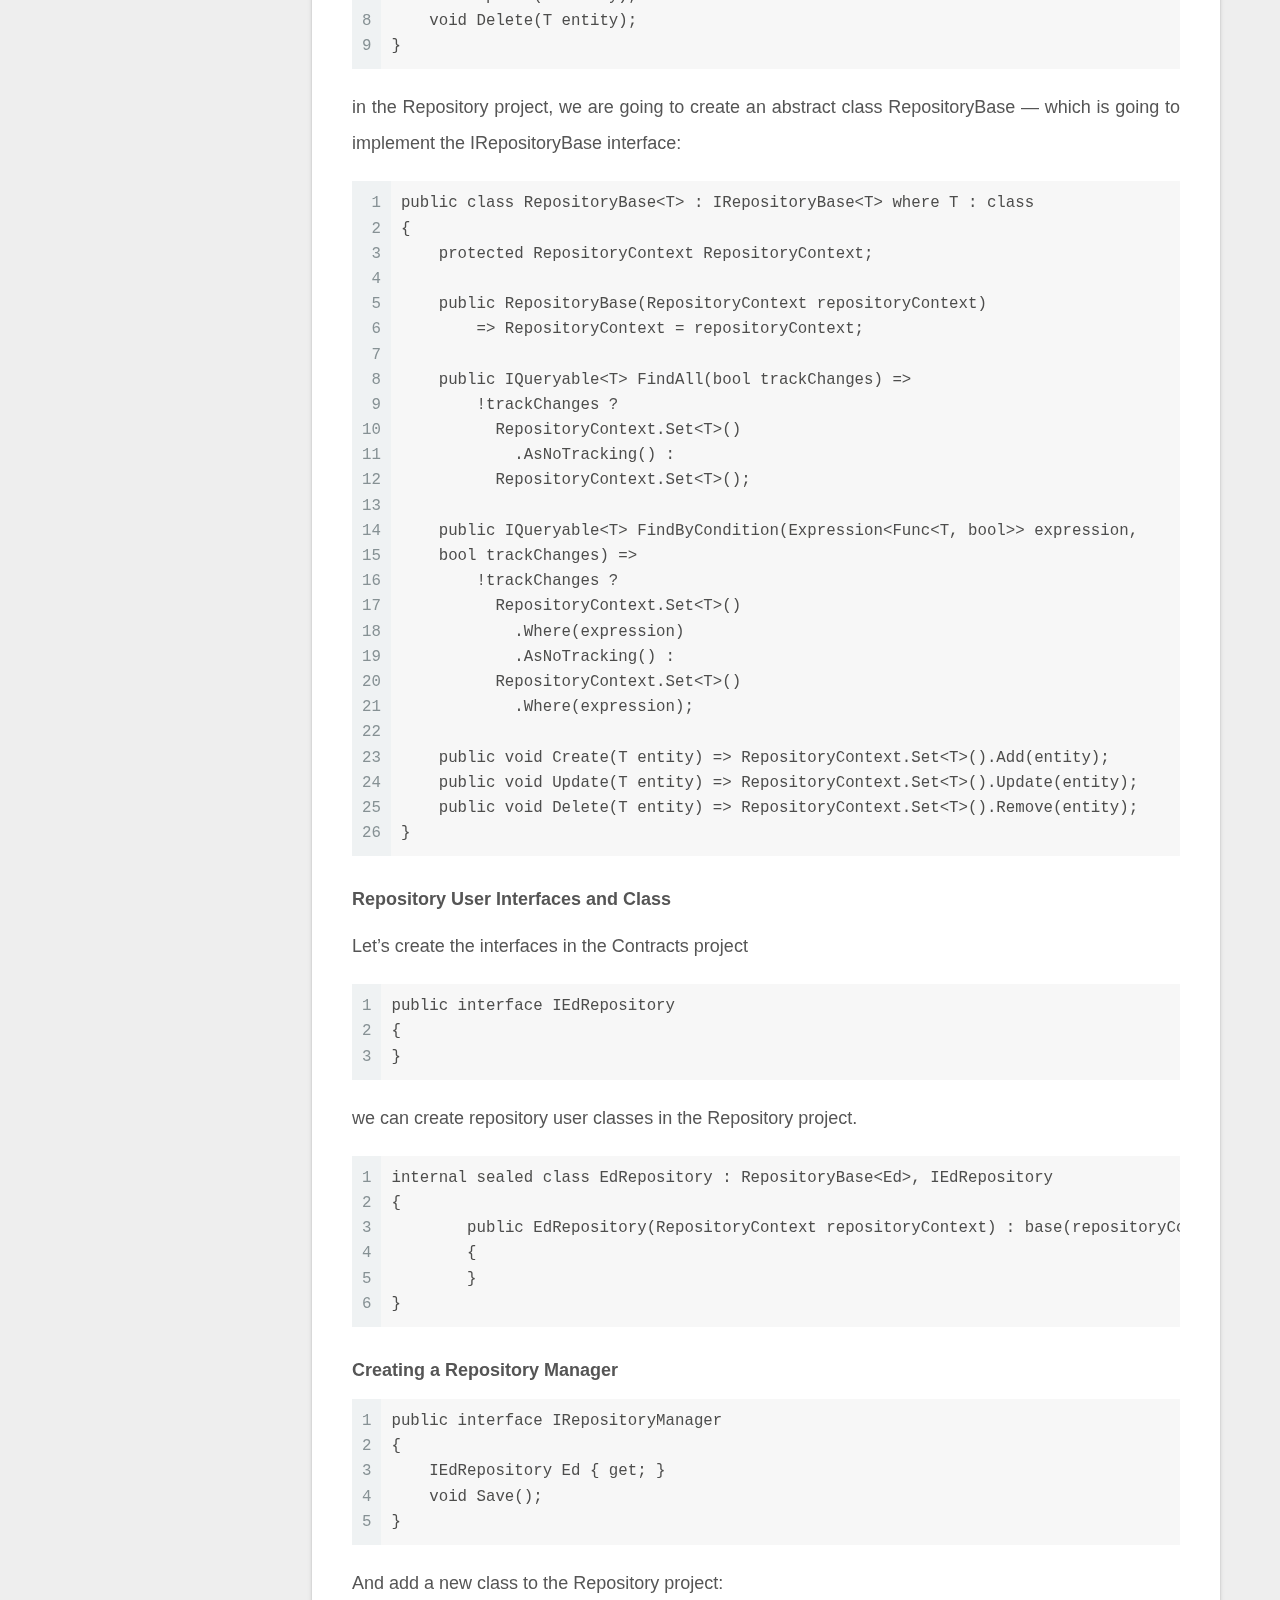
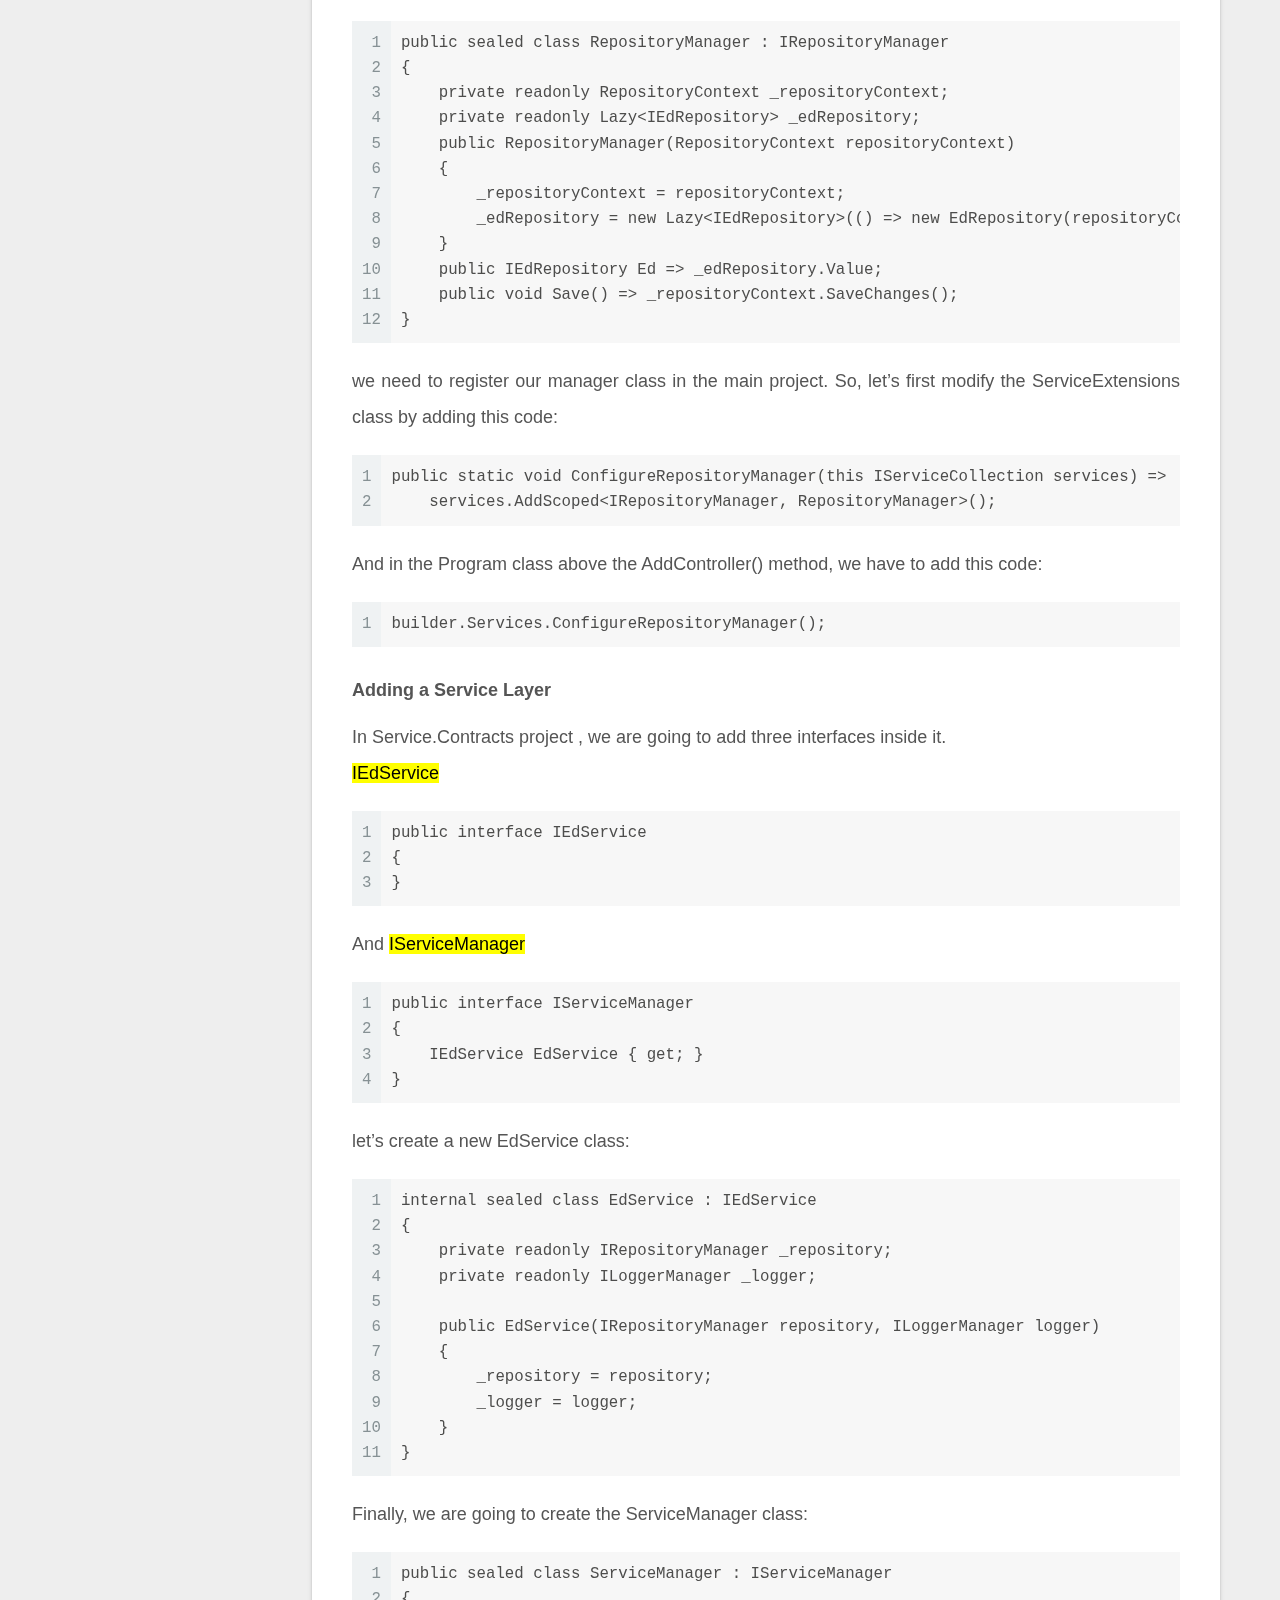
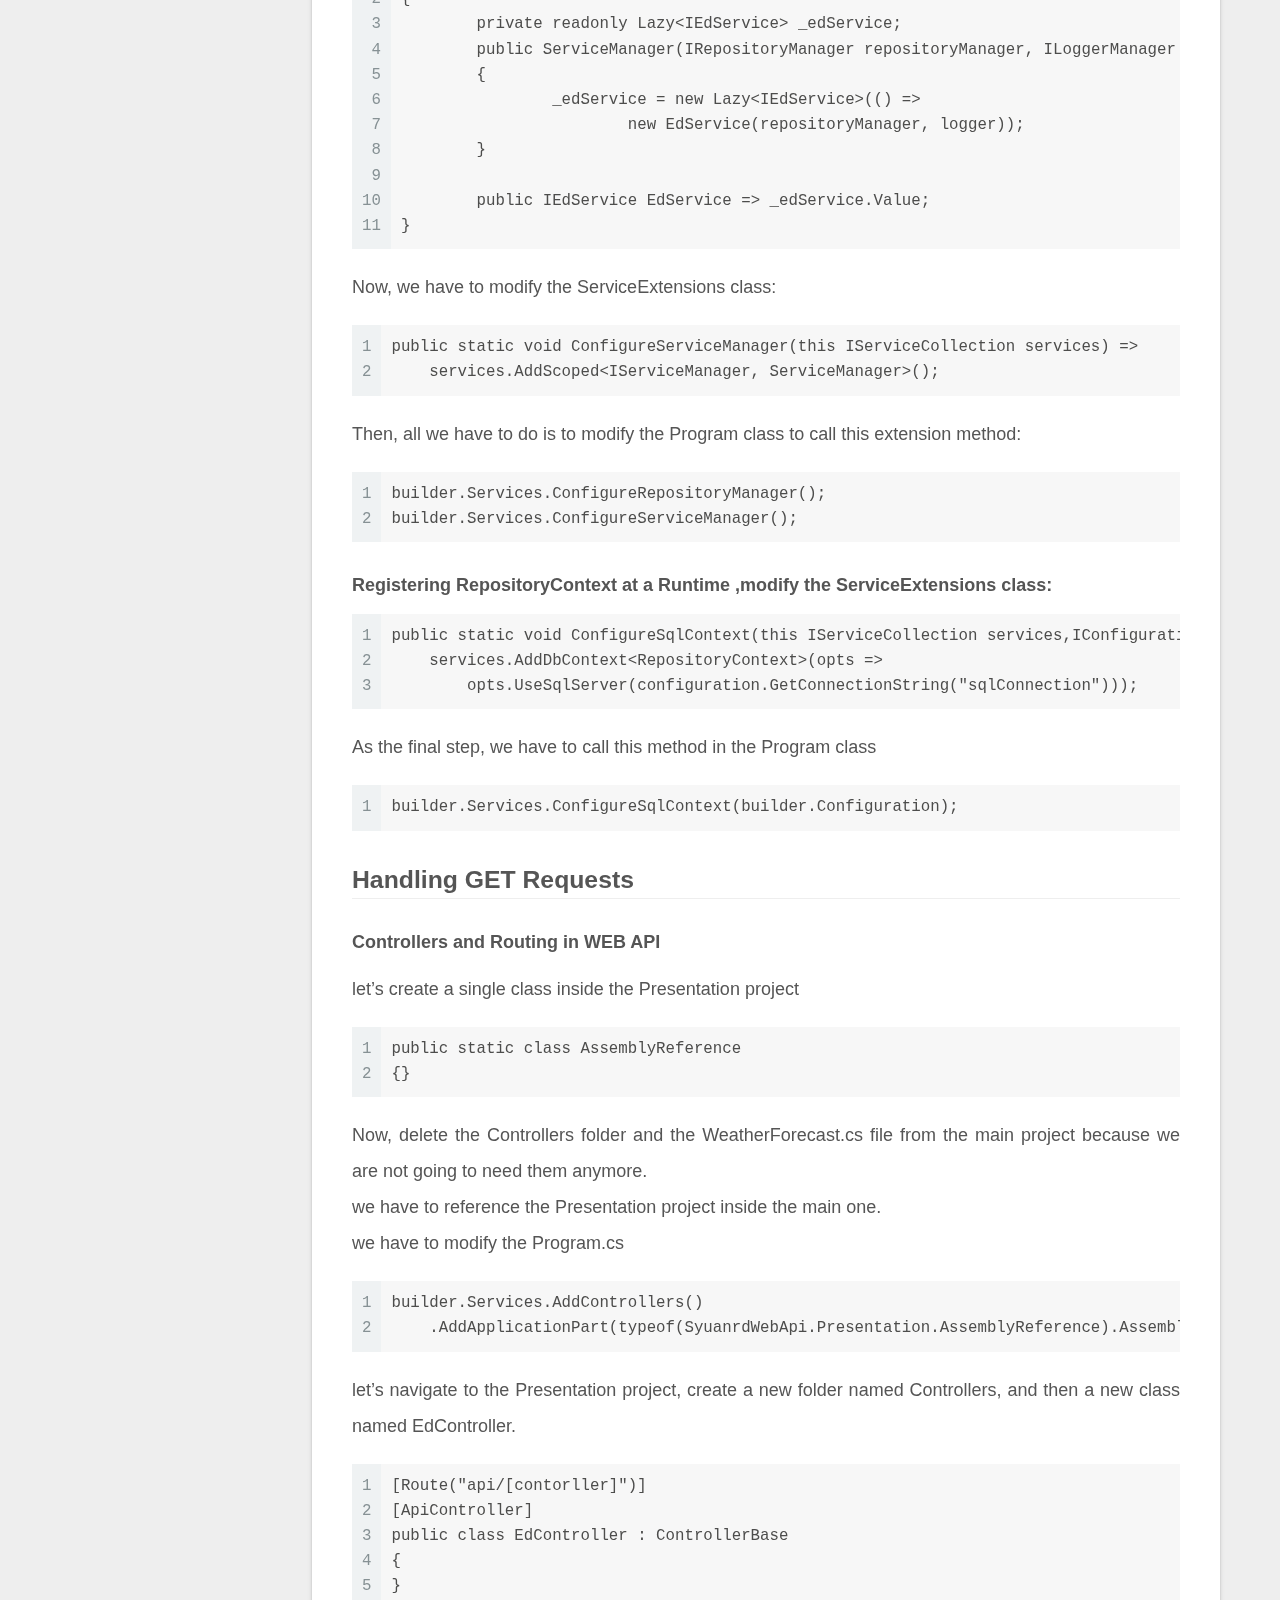
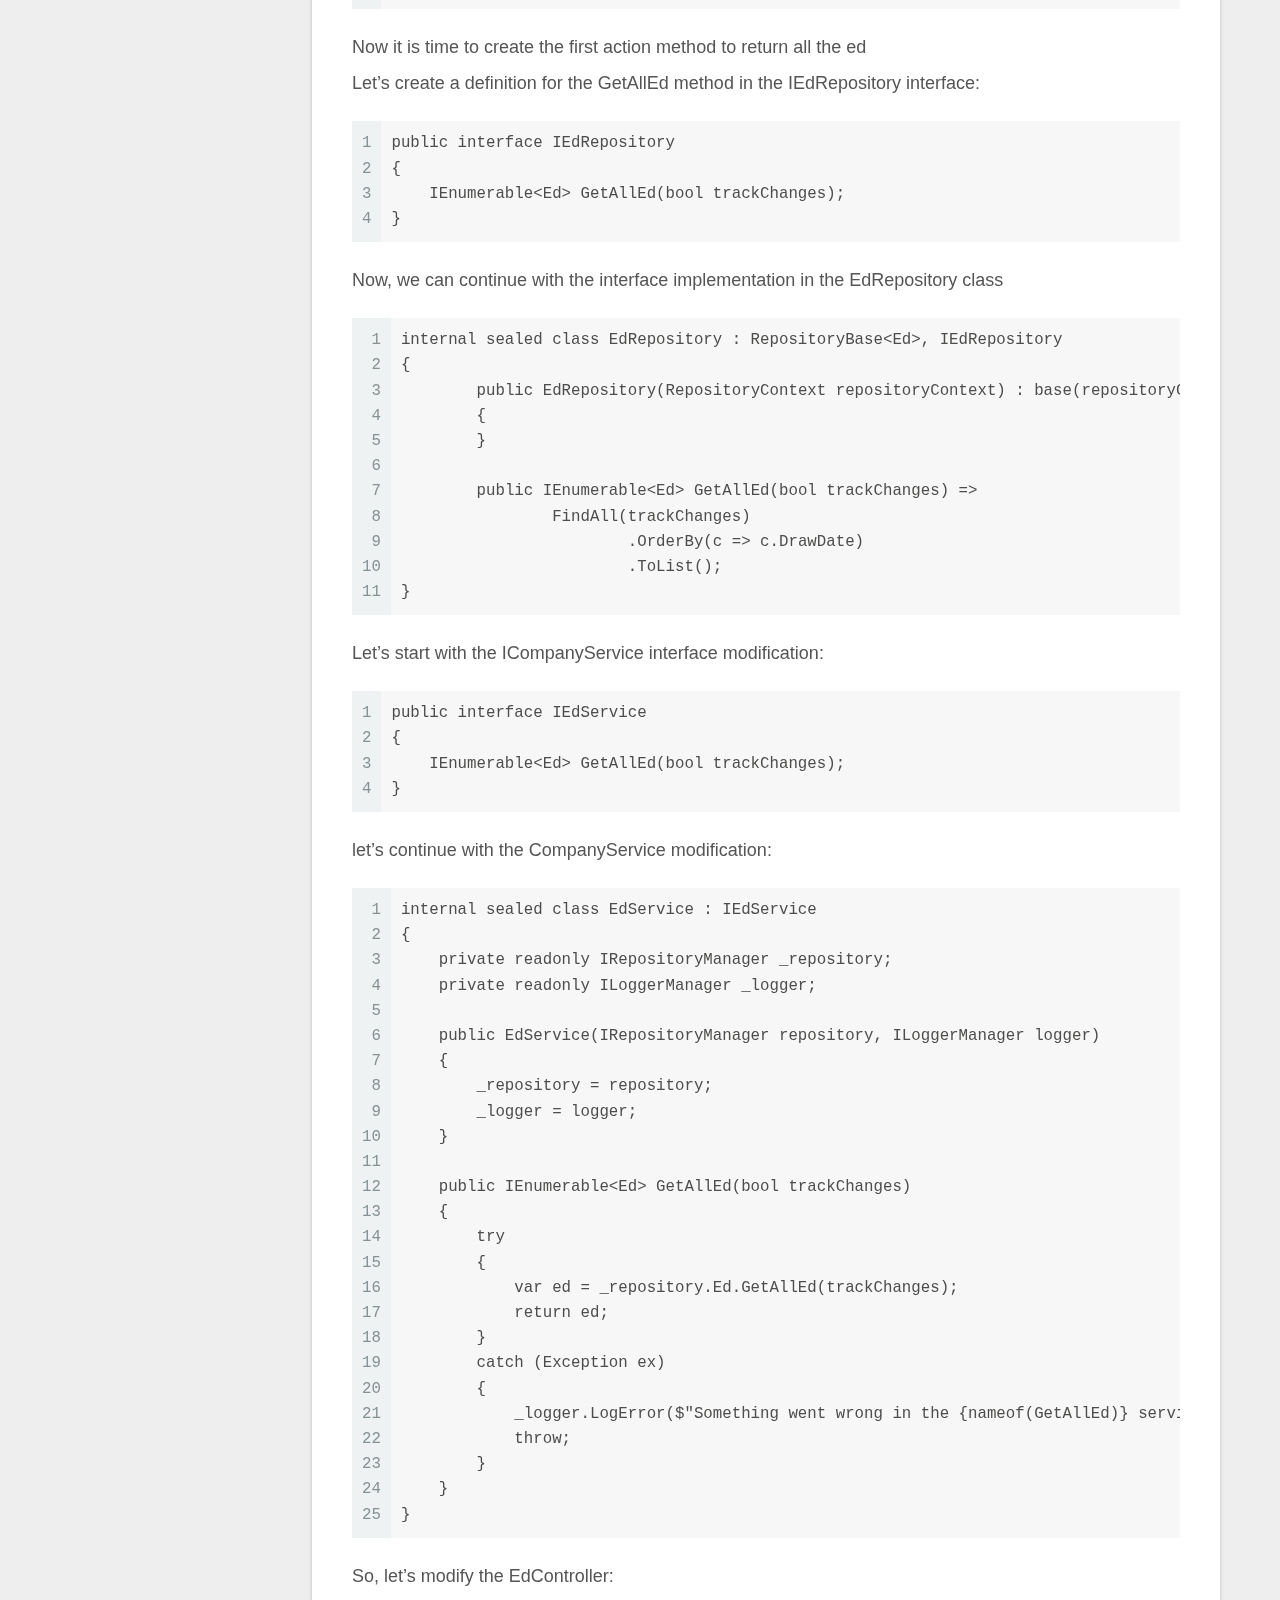
<file: 2022/10/16/webapi/index.html>
<!DOCTYPE html>
<html lang="zh-TW">
<head>
  <meta charset="UTF-8">
<meta name="viewport" content="width=device-width, initial-scale=1, maximum-scale=2">
<meta name="theme-color" content="#222">
<meta name="generator" content="Hexo 5.2.0">
  <link rel="apple-touch-icon" sizes="180x180" href="/images/apple-touch-icon-next.png">
  <link rel="icon" type="image/png" sizes="32x32" href="/images/favicon-32x32-next.png">
  <link rel="icon" type="image/png" sizes="16x16" href="/images/favicon-16x16-next.png">
  <link rel="mask-icon" href="/images/logo.svg" color="#222">

<link rel="stylesheet" href="/css/main.css">


<link rel="stylesheet" href="/lib/font-awesome/css/all.min.css">

<script id="hexo-configurations">
    var NexT = window.NexT || {};
    var CONFIG = {"hostname":"topduke.github.io","root":"/","scheme":"Gemini","version":"7.8.0","exturl":false,"sidebar":{"position":"left","display":"post","padding":18,"offset":12,"onmobile":false},"copycode":{"enable":false,"show_result":false,"style":null},"back2top":{"enable":true,"sidebar":false,"scrollpercent":false},"bookmark":{"enable":false,"color":"#222","save":"auto"},"fancybox":false,"mediumzoom":false,"lazyload":false,"pangu":false,"comments":{"style":"tabs","active":null,"storage":true,"lazyload":false,"nav":null},"algolia":{"hits":{"per_page":10},"labels":{"input_placeholder":"Search for Posts","hits_empty":"We didn't find any results for the search: ${query}","hits_stats":"${hits} results found in ${time} ms"}},"localsearch":{"enable":false,"trigger":"auto","top_n_per_article":1,"unescape":false,"preload":false},"motion":{"enable":true,"async":false,"transition":{"post_block":"fadeIn","post_header":"slideDownIn","post_body":"slideDownIn","coll_header":"slideLeftIn","sidebar":"slideUpIn"}}};
  </script>

  <meta name="description" content="Create SyuanrdWebApi 用下列建立批次檔 create.bat123456789101112131415161718192021222324252627282930313233343536373839404142434445464748495051525354dotnet new sln --output SyuanrdWebApicd SyuanrdWebApidotnet n">
<meta property="og:type" content="article">
<meta property="og:title" content="webapi">
<meta property="og:url" content="https://topduke.github.io/2022/10/16/webapi/index.html">
<meta property="og:site_name" content="My NoteBook">
<meta property="og:description" content="Create SyuanrdWebApi 用下列建立批次檔 create.bat123456789101112131415161718192021222324252627282930313233343536373839404142434445464748495051525354dotnet new sln --output SyuanrdWebApicd SyuanrdWebApidotnet n">
<meta property="og:locale" content="zh_TW">
<meta property="article:published_time" content="2022-10-15T16:35:54.000Z">
<meta property="article:modified_time" content="2022-10-23T03:12:02.953Z">
<meta property="article:author" content="Duke">
<meta name="twitter:card" content="summary">

<link rel="canonical" href="https://topduke.github.io/2022/10/16/webapi/">


<script id="page-configurations">
  // https://hexo.io/docs/variables.html
  CONFIG.page = {
    sidebar: "",
    isHome : false,
    isPost : true,
    lang   : 'zh-TW'
  };
</script>

  <title>webapi | My NoteBook</title>
  






  <noscript>
  <style>
  .use-motion .brand,
  .use-motion .menu-item,
  .sidebar-inner,
  .use-motion .post-block,
  .use-motion .pagination,
  .use-motion .comments,
  .use-motion .post-header,
  .use-motion .post-body,
  .use-motion .collection-header { opacity: initial; }

  .use-motion .site-title,
  .use-motion .site-subtitle {
    opacity: initial;
    top: initial;
  }

  .use-motion .logo-line-before i { left: initial; }
  .use-motion .logo-line-after i { right: initial; }
  </style>
</noscript>

</head>

<body itemscope itemtype="http://schema.org/WebPage">
  <div class="container use-motion">
    <div class="headband"></div>

    <header class="header" itemscope itemtype="http://schema.org/WPHeader">
      <div class="header-inner"><div class="site-brand-container">
  <div class="site-nav-toggle">
    <div class="toggle" aria-label="切換導航欄">
      <span class="toggle-line toggle-line-first"></span>
      <span class="toggle-line toggle-line-middle"></span>
      <span class="toggle-line toggle-line-last"></span>
    </div>
  </div>

  <div class="site-meta">

    <a href="/" class="brand" rel="start">
      <span class="logo-line-before"><i></i></span>
      <h1 class="site-title">My NoteBook</h1>
      <span class="logo-line-after"><i></i></span>
    </a>
  </div>

  <div class="site-nav-right">
    <div class="toggle popup-trigger">
    </div>
  </div>
</div>




<nav class="site-nav">
  <ul id="menu" class="main-menu menu">
        <li class="menu-item menu-item-home">

    <a href="/" rel="section"><i class="fa fa-home fa-fw"></i>首頁</a>

  </li>
        <li class="menu-item menu-item-archives">

    <a href="/archives/" rel="section"><i class="fa fa-archive fa-fw"></i>歸檔</a>

  </li>
  </ul>
</nav>




</div>
    </header>

    
  <div class="back-to-top">
    <i class="fa fa-arrow-up"></i>
    <span>0%</span>
  </div>


    <main class="main">
      <div class="main-inner">
        <div class="content-wrap">
          

          <div class="content post posts-expand">
            

    
  
  
  <article itemscope itemtype="http://schema.org/Article" class="post-block" lang="zh-TW">
    <link itemprop="mainEntityOfPage" href="https://topduke.github.io/2022/10/16/webapi/">

    <span hidden itemprop="author" itemscope itemtype="http://schema.org/Person">
      <meta itemprop="image" content="/images/avatar.gif">
      <meta itemprop="name" content="Duke">
      <meta itemprop="description" content="">
    </span>

    <span hidden itemprop="publisher" itemscope itemtype="http://schema.org/Organization">
      <meta itemprop="name" content="My NoteBook">
    </span>
      <header class="post-header">
        <h1 class="post-title" itemprop="name headline">
          webapi
        </h1>

        <div class="post-meta">
            <span class="post-meta-item">
              <span class="post-meta-item-icon">
                <i class="far fa-calendar"></i>
              </span>
              <span class="post-meta-item-text">發表於</span>

              <time title="創建時間：2022-10-16 00:35:54" itemprop="dateCreated datePublished" datetime="2022-10-16T00:35:54+08:00">2022-10-16</time>
            </span>
              <span class="post-meta-item">
                <span class="post-meta-item-icon">
                  <i class="far fa-calendar-check"></i>
                </span>
                <span class="post-meta-item-text">更新於</span>
                <time title="修改時間：2022-10-23 11:12:02" itemprop="dateModified" datetime="2022-10-23T11:12:02+08:00">2022-10-23</time>
              </span>

          

        </div>
      </header>

    
    
    
    <div class="post-body" itemprop="articleBody">

      
        <h2 id="Create-SyuanrdWebApi-用下列建立批次檔-create-bat"><a href="#Create-SyuanrdWebApi-用下列建立批次檔-create-bat" class="headerlink" title="Create SyuanrdWebApi 用下列建立批次檔 create.bat"></a>Create SyuanrdWebApi 用下列建立批次檔 create.bat</h2><figure class="highlight c#"><table><tr><td class="gutter"><pre><span class="line">1</span><br><span class="line">2</span><br><span class="line">3</span><br><span class="line">4</span><br><span class="line">5</span><br><span class="line">6</span><br><span class="line">7</span><br><span class="line">8</span><br><span class="line">9</span><br><span class="line">10</span><br><span class="line">11</span><br><span class="line">12</span><br><span class="line">13</span><br><span class="line">14</span><br><span class="line">15</span><br><span class="line">16</span><br><span class="line">17</span><br><span class="line">18</span><br><span class="line">19</span><br><span class="line">20</span><br><span class="line">21</span><br><span class="line">22</span><br><span class="line">23</span><br><span class="line">24</span><br><span class="line">25</span><br><span class="line">26</span><br><span class="line">27</span><br><span class="line">28</span><br><span class="line">29</span><br><span class="line">30</span><br><span class="line">31</span><br><span class="line">32</span><br><span class="line">33</span><br><span class="line">34</span><br><span class="line">35</span><br><span class="line">36</span><br><span class="line">37</span><br><span class="line">38</span><br><span class="line">39</span><br><span class="line">40</span><br><span class="line">41</span><br><span class="line">42</span><br><span class="line">43</span><br><span class="line">44</span><br><span class="line">45</span><br><span class="line">46</span><br><span class="line">47</span><br><span class="line">48</span><br><span class="line">49</span><br><span class="line">50</span><br><span class="line">51</span><br><span class="line">52</span><br><span class="line">53</span><br><span class="line">54</span><br></pre></td><td class="code"><pre><span class="line">dotnet <span class="keyword">new</span> sln --output SyuanrdWebApi</span><br><span class="line">cd SyuanrdWebApi</span><br><span class="line">dotnet <span class="keyword">new</span> webapi --output SyuanrdWebApi</span><br><span class="line">dotnet <span class="keyword">new</span> classlib --output Contracts</span><br><span class="line">dotnet <span class="keyword">new</span> classlib --output Entities</span><br><span class="line">dotnet <span class="keyword">new</span> classlib --output LoggerService</span><br><span class="line">dotnet <span class="keyword">new</span> classlib --output Repository</span><br><span class="line">dotnet <span class="keyword">new</span> classlib --output Service</span><br><span class="line">dotnet <span class="keyword">new</span> classlib --output Service.Contracts</span><br><span class="line">dotnet <span class="keyword">new</span> classlib --output Shared</span><br><span class="line">dotnet <span class="keyword">new</span> classlib --output SyuanrdWebApi.Presentation</span><br><span class="line"></span><br><span class="line">dotnet sln SyuanrdWebApi.sln <span class="keyword">add</span> SyuanrdWebApi</span><br><span class="line">dotnet sln SyuanrdWebApi.sln <span class="keyword">add</span> Contracts</span><br><span class="line">dotnet sln SyuanrdWebApi.sln <span class="keyword">add</span> Entities</span><br><span class="line">dotnet sln SyuanrdWebApi.sln <span class="keyword">add</span> LoggerService</span><br><span class="line">dotnet sln SyuanrdWebApi.sln <span class="keyword">add</span> Repository</span><br><span class="line">dotnet sln SyuanrdWebApi.sln <span class="keyword">add</span> Service</span><br><span class="line">dotnet sln SyuanrdWebApi.sln <span class="keyword">add</span> Service.Contracts</span><br><span class="line">dotnet sln SyuanrdWebApi.sln <span class="keyword">add</span> Shared</span><br><span class="line">dotnet sln SyuanrdWebApi.sln <span class="keyword">add</span> SyuanrdWebApi.Presentation</span><br><span class="line">dotnet <span class="keyword">add</span> SyuanrdWebApi reference SyuanrdWebApi.Presentation</span><br><span class="line">dotnet <span class="keyword">add</span> SyuanrdWebApi reference LoggerService</span><br><span class="line">dotnet <span class="keyword">add</span> SyuanrdWebApi reference Repository</span><br><span class="line">dotnet <span class="keyword">add</span> SyuanrdWebApi reference Service</span><br><span class="line">dotnet <span class="keyword">add</span> SyuanrdWebApi.Presentation reference Service.Contracts</span><br><span class="line"></span><br><span class="line">dotnet <span class="keyword">add</span> Contracts reference Entities</span><br><span class="line">dotnet <span class="keyword">add</span> Contracts reference Shared</span><br><span class="line">dotnet <span class="keyword">add</span> Entities reference Shared</span><br><span class="line">dotnet <span class="keyword">add</span> LoggerService reference Contracts</span><br><span class="line">dotnet <span class="keyword">add</span> Repository reference Contracts</span><br><span class="line">dotnet <span class="keyword">add</span> Repository reference Entities</span><br><span class="line">dotnet <span class="keyword">add</span> Service reference Contracts</span><br><span class="line">dotnet <span class="keyword">add</span> Service reference Service.Contracts</span><br><span class="line">dotnet <span class="keyword">add</span> Service.Contracts reference Entities</span><br><span class="line">dotnet <span class="keyword">add</span> Service.Contracts reference Shared</span><br><span class="line"></span><br><span class="line">dotnet <span class="keyword">add</span> SyuanrdWebApi package Microsoft.EntityFrameworkCore.SqlServer</span><br><span class="line">dotnet <span class="keyword">add</span> SyuanrdWebApi package Microsoft.EntityFrameworkCore.Tools</span><br><span class="line">dotnet <span class="keyword">add</span> SyuanrdWebApi package Microsoft.AspNetCore.Authentication.JwtBearer</span><br><span class="line">dotnet <span class="keyword">add</span> SyuanrdWebApi package AspNetCoreRateLimit </span><br><span class="line">dotnet <span class="keyword">add</span> SyuanrdWebApi.Presentation package Microsoft.AspNetCore.Mvc.Core</span><br><span class="line">dotnet <span class="keyword">add</span> SyuanrdWebApi.Presentation package Marvin.Cache.Headers</span><br><span class="line">dotnet <span class="keyword">add</span> SyuanrdWebApi.Presentation package Microsoft.AspNetCore.JsonPatch</span><br><span class="line">dotnet <span class="keyword">add</span> SyuanrdWebApi.Presentation package Microsoft.AspNetCore.Mvc.NewtonsoftJson</span><br><span class="line">dotnet <span class="keyword">add</span> SyuanrdWebApi.Presentation package Microsoft.AspNetCore.Mvc.Versioning</span><br><span class="line">dotnet <span class="keyword">add</span> LoggerService package NLog.Extensions.Logging</span><br><span class="line">dotnet <span class="keyword">add</span> Repository package Microsoft.EntityFrameworkCore</span><br><span class="line">dotnet <span class="keyword">add</span> Repository package System.Linq.Dynamic.Core</span><br><span class="line">dotnet <span class="keyword">add</span> Service package AutoMapper.Extensions.Microsoft.DependencyInjection</span><br><span class="line">dotnet <span class="keyword">add</span> Service package System.IdentityModel.Tokens.Jwt</span><br><span class="line">dotnet <span class="keyword">add</span> Entities package Microsoft.AspNetCore.Identity.EntityFrameworkCore</span><br><span class="line">dotnet <span class="keyword">add</span> Entities package &lt;b&gt;Microsoft.AspNetCore.Mvc.Abstractions&lt;/b&gt;</span><br></pre></td></tr></table></figure>
<h5 id="launchSettings-json-將-launchBorwse設為-false-讓瀏覽器不隨著程序啟動時啟動"><a href="#launchSettings-json-將-launchBorwse設為-false-讓瀏覽器不隨著程序啟動時啟動" class="headerlink" title="launchSettings.json ,將 launchBorwse設為 false 讓瀏覽器不隨著程序啟動時啟動."></a>launchSettings.json ,將 launchBorwse設為 false 讓瀏覽器不隨著程序啟動時啟動.</h5><figure class="highlight json"><table><tr><td class="gutter"><pre><span class="line">1</span><br><span class="line">2</span><br><span class="line">3</span><br><span class="line">4</span><br><span class="line">5</span><br><span class="line">6</span><br><span class="line">7</span><br><span class="line">8</span><br><span class="line">9</span><br><span class="line">10</span><br></pre></td><td class="code"><pre><span class="line">&#123;</span><br><span class="line">  <span class="attr">&quot;profiles&quot;</span>: &#123;</span><br><span class="line">    <span class="attr">&quot;SyuanrdWebApi&quot;</span>: &#123;</span><br><span class="line">      <span class="attr">&quot;launchBrowser&quot;</span>: <span class="literal">false</span>,</span><br><span class="line">      &#125;</span><br><span class="line">    &#125;,</span><br><span class="line">    <span class="attr">&quot;IIS Express&quot;</span>: &#123;</span><br><span class="line">      <span class="attr">&quot;launchBrowser&quot;</span>: <span class="literal">false</span>,</span><br><span class="line">      &#125;</span><br><span class="line">    &#125;</span><br></pre></td></tr></table></figure>
<h5 id="Add-appsettings-Production-json"><a href="#Add-appsettings-Production-json" class="headerlink" title="Add appsettings.Production.json"></a>Add appsettings.Production.json</h5><pre><code>加入新增項目,選擇JSON組態檔,命名appsettings.Production.json</code></pre>
<h5 id="Extensions-Methods-Configuration"><a href="#Extensions-Methods-Configuration" class="headerlink" title="Extensions Methods Configuration"></a>Extensions Methods Configuration</h5><p>主專案下新增 <mark>Extensions</mark> 目錄 ,Add Class 命名  <mark>ServiceExtensions</mark></p>
<figure class="highlight plain"><table><tr><td class="gutter"><pre><span class="line">1</span><br><span class="line">2</span><br><span class="line">3</span><br></pre></td><td class="code"><pre><span class="line">public static class ServiceExtensions</span><br><span class="line">&#123;</span><br><span class="line">&#125;</span><br></pre></td></tr></table></figure>
<h5 id="CORS-Configuration-in-ServiceExtensions"><a href="#CORS-Configuration-in-ServiceExtensions" class="headerlink" title="CORS Configuration in ServiceExtensions"></a>CORS Configuration in ServiceExtensions</h5><figure class="highlight plain"><table><tr><td class="gutter"><pre><span class="line">1</span><br><span class="line">2</span><br><span class="line">3</span><br><span class="line">4</span><br><span class="line">5</span><br><span class="line">6</span><br><span class="line">7</span><br><span class="line">8</span><br></pre></td><td class="code"><pre><span class="line">public static void ConfigureCors(this IServiceCollection services) &#x3D;&gt;</span><br><span class="line">    services.AddCors(options &#x3D;&gt;</span><br><span class="line">         &#123;</span><br><span class="line">             options.AddPolicy(&quot;CorsPolicy&quot;, builder &#x3D;&gt;</span><br><span class="line">             builder.AllowAnyOrigin()</span><br><span class="line">             .AllowAnyMethod()</span><br><span class="line">             .AllowAnyHeader());</span><br><span class="line">         &#125;);</span><br></pre></td></tr></table></figure>
<p>Modify Program.cs</p>
<figure class="highlight plain"><table><tr><td class="gutter"><pre><span class="line">1</span><br><span class="line">2</span><br></pre></td><td class="code"><pre><span class="line">&#x2F;&#x2F; Add services to the container.</span><br><span class="line">builder.Services.ConfigureCors();</span><br></pre></td></tr></table></figure>
<h5 id="IIS-Configuration-in-ServiceExtensions"><a href="#IIS-Configuration-in-ServiceExtensions" class="headerlink" title="IIS Configuration in ServiceExtensions"></a>IIS Configuration in ServiceExtensions</h5><figure class="highlight plain"><table><tr><td class="gutter"><pre><span class="line">1</span><br><span class="line">2</span><br><span class="line">3</span><br><span class="line">4</span><br></pre></td><td class="code"><pre><span class="line">public static void ConfigureIISIntegration(this IServiceCollection services) &#x3D;&gt;</span><br><span class="line">    services.Configure&lt;IISOptions&gt;(options &#x3D;&gt;</span><br><span class="line">    &#123;</span><br><span class="line">    &#125;);</span><br></pre></td></tr></table></figure>
<p>Modify Program.cs</p>
<figure class="highlight plain"><table><tr><td class="gutter"><pre><span class="line">1</span><br><span class="line">2</span><br><span class="line">3</span><br></pre></td><td class="code"><pre><span class="line">&#x2F;&#x2F; Add services to the container.</span><br><span class="line">builder.Services.ConfigureCors();</span><br><span class="line">builder.Services.ConfigureIISIntegration();</span><br></pre></td></tr></table></figure>
<h5 id="add-a-few-mandatory-methods-to-the-second-part-of-the-Program-class-Configure-the-HTTP-request-pipeline"><a href="#add-a-few-mandatory-methods-to-the-second-part-of-the-Program-class-Configure-the-HTTP-request-pipeline" class="headerlink" title="add a few mandatory methods to the second part of the Program class Configure the HTTP request pipeline."></a>add a few mandatory methods to the second part of the Program class <mark>Configure the HTTP request pipeline.</mark></h5><pre><code>var app = builder.Build();</code></pre>
<p>Modify below…</p>
<figure class="highlight plain"><table><tr><td class="gutter"><pre><span class="line">1</span><br><span class="line">2</span><br><span class="line">3</span><br><span class="line">4</span><br></pre></td><td class="code"><pre><span class="line">if (app.Environment.IsDevelopment())</span><br><span class="line">    app.UseDeveloperExceptionPage();</span><br><span class="line">else</span><br><span class="line">    app.UseHsts();</span><br></pre></td></tr></table></figure>
<pre><code>app.UseHttpsRedirection();</code></pre>
<p>Modify below…</p>
<figure class="highlight plain"><table><tr><td class="gutter"><pre><span class="line">1</span><br><span class="line">2</span><br><span class="line">3</span><br><span class="line">4</span><br><span class="line">5</span><br><span class="line">6</span><br><span class="line">7</span><br></pre></td><td class="code"><pre><span class="line">app.UseStaticFiles();</span><br><span class="line">app.UseForwardedHeaders(new ForwardedHeadersOptions</span><br><span class="line">&#123;</span><br><span class="line">    ForwardedHeaders&#x3D; ForwardedHeaders.All</span><br><span class="line">&#125;);</span><br><span class="line"></span><br><span class="line">app.UseCors(&quot;CorsPolicy&quot;)</span><br></pre></td></tr></table></figure>
<blockquote>
<p>app.UseForwardedHeaders() will forward proxy headers to the current request. This will help us during application deployment. Pay attention that we require Microsoft.AspNetCore.HttpOverrides using directive to introduce the ForwardedHeaders enumeration</p>
</blockquote>
<blockquote>
<p>app.UseStaticFiles() enables using static files for the request. If we don’t set a path to the static files directory, it will use a wwwroot folder in our project by default</p>
</blockquote>
<blockquote>
<p>app.UseHsts() will add middleware for using HSTS, which adds the Strict-Transport-Security header.</p>
</blockquote>
<h5 id="NLog-Configuration"><a href="#NLog-Configuration" class="headerlink" title="NLog Configuration"></a>NLog Configuration</h5><p>In Conteracts Project ,Add New Interface option name <mark>ILoggerManager</mark></p>
<figure class="highlight plain"><table><tr><td class="gutter"><pre><span class="line">1</span><br><span class="line">2</span><br><span class="line">3</span><br><span class="line">4</span><br><span class="line">5</span><br><span class="line">6</span><br><span class="line">7</span><br></pre></td><td class="code"><pre><span class="line">public interface ILoggerManager</span><br><span class="line">&#123;</span><br><span class="line">    void LogInfo(string message);</span><br><span class="line">    void LogWarn(string message);</span><br><span class="line">    void LogDebug(string message);</span><br><span class="line">    void LogError(string message);</span><br><span class="line">&#125;</span><br></pre></td></tr></table></figure>

<p>In LoggerService Project ,add <mark>LoggerManager</mark> class implement the ILoggerManager interface</p>
<figure class="highlight plain"><table><tr><td class="gutter"><pre><span class="line">1</span><br><span class="line">2</span><br><span class="line">3</span><br><span class="line">4</span><br><span class="line">5</span><br><span class="line">6</span><br><span class="line">7</span><br><span class="line">8</span><br><span class="line">9</span><br><span class="line">10</span><br><span class="line">11</span><br><span class="line">12</span><br><span class="line">13</span><br></pre></td><td class="code"><pre><span class="line">public class LoggerManager : ILoggerManager</span><br><span class="line">&#123;</span><br><span class="line">    private static readonly ILogger logger &#x3D; LogManager.GetCurrentClassLogger();</span><br><span class="line"></span><br><span class="line">    public LoggerManager()</span><br><span class="line">    &#123;</span><br><span class="line">    &#125;</span><br><span class="line"></span><br><span class="line">    public void LogDebug(string message) &#x3D;&gt; logger.Debug(message);</span><br><span class="line">    public void LogError(string message) &#x3D;&gt; logger.Error(message);</span><br><span class="line">    public void LogInfo(string message) &#x3D;&gt; logger.Info(message);</span><br><span class="line">    public void LogWarn(string message) &#x3D;&gt; logger.Warn(message);</span><br><span class="line">&#125;</span><br></pre></td></tr></table></figure>
<p>In main project add name it <mark>nlog.config</mark> ,Add-&gt; New Item -&gt; Text File</p>
<figure class="highlight plain"><table><tr><td class="gutter"><pre><span class="line">1</span><br><span class="line">2</span><br><span class="line">3</span><br><span class="line">4</span><br><span class="line">5</span><br><span class="line">6</span><br><span class="line">7</span><br><span class="line">8</span><br><span class="line">9</span><br><span class="line">10</span><br><span class="line">11</span><br><span class="line">12</span><br><span class="line">13</span><br><span class="line">14</span><br><span class="line">15</span><br><span class="line">16</span><br><span class="line">17</span><br></pre></td><td class="code"><pre><span class="line">&lt;?xml version&#x3D;&quot;1.0&quot; encoding&#x3D;&quot;utf-8&quot; ?&gt;</span><br><span class="line">&lt;nlog xmlns&#x3D;&quot;http:&#x2F;&#x2F;www.nlog-project.org&#x2F;schemas&#x2F;NLog.xsd&quot;</span><br><span class="line">      xmlns:xsi&#x3D;&quot;http:&#x2F;&#x2F;www.w3.org&#x2F;2001&#x2F;XMLSchema-instance&quot;</span><br><span class="line">      autoReload&#x3D;&quot;true&quot;</span><br><span class="line">      internalLogLevel&#x3D;&quot;Trace&quot;</span><br><span class="line">      internalLogFile&#x3D;&quot;.\internal_logs\internallog.txt&quot;&gt;</span><br><span class="line"></span><br><span class="line">	&lt;targets&gt;</span><br><span class="line">		&lt;target name&#x3D;&quot;logfile&quot; xsi:type&#x3D;&quot;File&quot;</span><br><span class="line">				fileName&#x3D;&quot;.\logs\$&#123;shortdate&#125;_logfile.txt&quot;</span><br><span class="line">				layout&#x3D;&quot;$&#123;longdate&#125; $&#123;level:uppercase&#x3D;true&#125; $&#123;message&#125;&quot;&#x2F;&gt;</span><br><span class="line">	&lt;&#x2F;targets&gt;</span><br><span class="line"></span><br><span class="line">	&lt;rules&gt;</span><br><span class="line">		&lt;logger name&#x3D;&quot;*&quot; minlevel&#x3D;&quot;Debug&quot; writeTo&#x3D;&quot;logfile&quot; &#x2F;&gt;</span><br><span class="line">	&lt;&#x2F;rules&gt;</span><br><span class="line">&lt;&#x2F;nlog&gt;</span><br></pre></td></tr></table></figure>
<p>Modify Program.cs</p>
<figure class="highlight plain"><table><tr><td class="gutter"><pre><span class="line">1</span><br><span class="line">2</span><br><span class="line">3</span><br></pre></td><td class="code"><pre><span class="line">using NLog;</span><br><span class="line">var builder &#x3D; WebApplication.CreateBuilder(args);</span><br><span class="line">LogManager.LoadConfiguration(string.Concat(Directory.GetCurrentDirectory(),&quot;&#x2F;nlog.config&quot;));</span><br></pre></td></tr></table></figure>

<p>add a new method in the ServiceExtensions class</p>
<figure class="highlight plain"><table><tr><td class="gutter"><pre><span class="line">1</span><br><span class="line">2</span><br></pre></td><td class="code"><pre><span class="line">public static void ConfigureLoggerService(this IServiceCollection services) &#x3D;&gt;</span><br><span class="line">    services.AddSingleton&lt;ILoggerManager, LoggerManager&gt;();</span><br></pre></td></tr></table></figure>
<p>Modify Program.cs</p>
<figure class="highlight plain"><table><tr><td class="gutter"><pre><span class="line">1</span><br><span class="line">2</span><br><span class="line">3</span><br><span class="line">4</span><br></pre></td><td class="code"><pre><span class="line">&#x2F;&#x2F; Add services to the container.</span><br><span class="line">builder.Services.ConfigureCors();</span><br><span class="line">builder.Services.ConfigureIISIntegration();</span><br><span class="line">builder.Services.ConfigureLoggerService();</span><br></pre></td></tr></table></figure>

<h5 id="Creation-Models-in-Entities-Create-folder-named-Models"><a href="#Creation-Models-in-Entities-Create-folder-named-Models" class="headerlink" title="Creation Models  in Entities Create folder named Models"></a>Creation Models  in Entities Create folder named Models</h5><p>in the Models folder create one classes and modify them</p>
<figure class="highlight plain"><table><tr><td class="gutter"><pre><span class="line">1</span><br><span class="line">2</span><br><span class="line">3</span><br><span class="line">4</span><br><span class="line">5</span><br><span class="line">6</span><br><span class="line">7</span><br><span class="line">8</span><br><span class="line">9</span><br><span class="line">10</span><br><span class="line">11</span><br><span class="line">12</span><br><span class="line">13</span><br><span class="line">14</span><br><span class="line">15</span><br><span class="line">16</span><br><span class="line">17</span><br><span class="line">18</span><br><span class="line">19</span><br><span class="line">20</span><br><span class="line">21</span><br><span class="line">22</span><br><span class="line">23</span><br><span class="line">24</span><br><span class="line">25</span><br><span class="line">26</span><br><span class="line">27</span><br></pre></td><td class="code"><pre><span class="line">public class Ed</span><br><span class="line">&#123;</span><br><span class="line">    public int Id &#123; get; set; &#125;</span><br><span class="line">    public DateTime DrawDate &#123; get; set; &#125;</span><br><span class="line"></span><br><span class="line">    [Required(ErrorMessage &#x3D; &quot;必要欄位需輸入&quot;)]</span><br><span class="line">    [StringLength(2, MinimumLength &#x3D; 2, ErrorMessage &#x3D; &quot;需要2個字元&quot;)]</span><br><span class="line">    public string Db1 &#123; get; set; &#125; &#x3D; string.Empty;</span><br><span class="line">    [Required(ErrorMessage &#x3D; &quot;必要欄位需輸入&quot;)]</span><br><span class="line">    [StringLength(2, MinimumLength &#x3D; 2, ErrorMessage &#x3D; &quot;需要2個字元&quot;)]</span><br><span class="line">    public string Db2 &#123; get; set; &#125; &#x3D; string.Empty;</span><br><span class="line">    [Required(ErrorMessage &#x3D; &quot;必要欄位需輸入&quot;)]</span><br><span class="line">    [StringLength(2, MinimumLength &#x3D; 2, ErrorMessage &#x3D; &quot;需要2個字元&quot;)]</span><br><span class="line">    public string Db3 &#123; get; set; &#125; &#x3D; string.Empty;</span><br><span class="line">    [Required(ErrorMessage &#x3D; &quot;必要欄位需輸入&quot;)]</span><br><span class="line">    [StringLength(2, MinimumLength &#x3D; 2, ErrorMessage &#x3D; &quot;需要2個字元&quot;)]</span><br><span class="line">    public string Db4 &#123; get; set; &#125; &#x3D; string.Empty;</span><br><span class="line">    [Required(ErrorMessage &#x3D; &quot;必要欄位需輸入&quot;)]</span><br><span class="line">    [StringLength(2, MinimumLength &#x3D; 2, ErrorMessage &#x3D; &quot;需要2個字元&quot;)]</span><br><span class="line">    public string Db5 &#123; get; set; &#125; &#x3D; string.Empty;</span><br><span class="line"></span><br><span class="line">    public string Sb1 &#123; get; set; &#125; &#x3D; string.Empty;</span><br><span class="line">    public string Sb2 &#123; get; set; &#125; &#x3D; string.Empty;</span><br><span class="line">    public string Sb3 &#123; get; set; &#125; &#x3D; string.Empty;</span><br><span class="line">    public string Sb4 &#123; get; set; &#125; &#x3D; string.Empty;</span><br><span class="line">    public string Sb5 &#123; get; set; &#125; &#x3D; string.Empty;</span><br><span class="line">&#125;</span><br></pre></td></tr></table></figure>
<h5 id="Context-Class-and-the-Database-Connetcion"><a href="#Context-Class-and-the-Database-Connetcion" class="headerlink" title="Context Class and the Database Connetcion"></a>Context Class and the Database Connetcion</h5><p>In Repoistory project create RepositoryContext class:</p>
<figure class="highlight plain"><table><tr><td class="gutter"><pre><span class="line">1</span><br><span class="line">2</span><br><span class="line">3</span><br><span class="line">4</span><br><span class="line">5</span><br><span class="line">6</span><br><span class="line">7</span><br></pre></td><td class="code"><pre><span class="line">public class RepositoryContext : DbContext</span><br><span class="line">&#123;</span><br><span class="line">	public RepositoryContext(DbContextOptions options) : base(options)</span><br><span class="line">	&#123;</span><br><span class="line">	&#125;</span><br><span class="line">	public DbSet&lt;Ed&gt;? Ed &#123; get; set; &#125;</span><br><span class="line">&#125;</span><br></pre></td></tr></table></figure>
<p>open the appsettings.json file, in the main project, and add the connection string named sqlconnection:</p>
<figure class="highlight plain"><table><tr><td class="gutter"><pre><span class="line">1</span><br><span class="line">2</span><br><span class="line">3</span><br><span class="line">4</span><br><span class="line">5</span><br><span class="line">6</span><br><span class="line">7</span><br><span class="line">8</span><br><span class="line">9</span><br><span class="line">10</span><br><span class="line">11</span><br><span class="line">12</span><br></pre></td><td class="code"><pre><span class="line">&#123;</span><br><span class="line">  &quot;Logging&quot;: &#123;</span><br><span class="line">    &quot;LogLevel&quot;: &#123;</span><br><span class="line">      &quot;Default&quot;: &quot;Information&quot;,</span><br><span class="line">      &quot;Microsoft.AspNetCore&quot;: &quot;Warning&quot;</span><br><span class="line">    &#125;</span><br><span class="line">  &#125;,</span><br><span class="line">  &quot;ConnectionStrings&quot;: &#123;</span><br><span class="line">    &quot;sqlConnection&quot;: &quot;server&#x3D;.; database&#x3D;CompanyEmployee; Integrated Security&#x3D;true&quot;</span><br><span class="line">  &#125;,</span><br><span class="line">  &quot;AllowedHosts&quot;: &quot;*&quot;</span><br><span class="line">&#125;</span><br></pre></td></tr></table></figure>
<p>let’s create a new ContextFactory folder in the main project and inside it a new RepositoryContextFactory class.</p>
<blockquote>
<p>這裡是要做 code first ,以後有需要再用,參考就好</p>
</blockquote>
<figure class="highlight plain"><table><tr><td class="gutter"><pre><span class="line">1</span><br><span class="line">2</span><br><span class="line">3</span><br><span class="line">4</span><br><span class="line">5</span><br><span class="line">6</span><br><span class="line">7</span><br><span class="line">8</span><br><span class="line">9</span><br><span class="line">10</span><br><span class="line">11</span><br><span class="line">12</span><br><span class="line">13</span><br><span class="line">14</span><br><span class="line">15</span><br><span class="line">16</span><br></pre></td><td class="code"><pre><span class="line">public class RepositoryContextFactory : IDesignTimeDbContextFactory&lt;RepositoryContext&gt;</span><br><span class="line">&#123;</span><br><span class="line">    public RepositoryContext CreateDbContext(string[] args)</span><br><span class="line">    &#123;</span><br><span class="line">        var configuration &#x3D; new ConfigurationBuilder()</span><br><span class="line">            .SetBasePath(Directory.GetCurrentDirectory())</span><br><span class="line">            .AddJsonFile(&quot;appsettings.json&quot;)</span><br><span class="line">            .Build();</span><br><span class="line"></span><br><span class="line">        var builder &#x3D; new DbContextOptionsBuilder&lt;RepositoryContext&gt;()</span><br><span class="line">            .UseSqlServer(configuration.GetConnectionString(&quot;sqlConnection&quot;),</span><br><span class="line">            b &#x3D;&gt; b.MigrationsAssembly(&quot;SyuanrdWebApi&quot;));</span><br><span class="line"></span><br><span class="line">        return new RepositoryContext(builder.Options);</span><br><span class="line">    &#125;</span><br><span class="line">&#125;</span><br></pre></td></tr></table></figure>
<p>Now, let’s open the Package Manager Console window and create our first migration: </p>
<blockquote>
<p>PM&gt; Add-Migration DatabaseCreation<br>PM&gt; Update-Database<br>以上為建立資庫以及 TABLE, 不要用</p>
</blockquote>
<p>In Reposiory project create folder named Configuration and add CompanyConfiguration class:</p>
<figure class="highlight plain"><table><tr><td class="gutter"><pre><span class="line">1</span><br><span class="line">2</span><br><span class="line">3</span><br><span class="line">4</span><br><span class="line">5</span><br><span class="line">6</span><br><span class="line">7</span><br><span class="line">8</span><br><span class="line">9</span><br><span class="line">10</span><br><span class="line">11</span><br><span class="line">12</span><br><span class="line">13</span><br><span class="line">14</span><br><span class="line">15</span><br><span class="line">16</span><br></pre></td><td class="code"><pre><span class="line">public class CompanyConfiguration : IEntityTypeConfiguration&lt;Ed&gt;</span><br><span class="line">&#123;</span><br><span class="line">    public void Configure(EntityTypeBuilder&lt;Ed&gt; builder)</span><br><span class="line">    &#123;</span><br><span class="line">        builder.HasData</span><br><span class="line">        (</span><br><span class="line">            new Ed</span><br><span class="line">            &#123;</span><br><span class="line">                &#x2F;&#x2F; Db1&#x3D;&quot;11&quot;</span><br><span class="line">            &#125;,</span><br><span class="line">            new Ed</span><br><span class="line">            &#123;</span><br><span class="line">            &#125;</span><br><span class="line">        );</span><br><span class="line">    &#125;</span><br><span class="line">&#125;</span><br></pre></td></tr></table></figure>
<blockquote>
<p>seed data 用的</p>
</blockquote>
<figure class="highlight plain"><table><tr><td class="gutter"><pre><span class="line">1</span><br><span class="line">2</span><br><span class="line">3</span><br><span class="line">4</span><br><span class="line">5</span><br><span class="line">6</span><br><span class="line">7</span><br><span class="line">8</span><br><span class="line">9</span><br><span class="line">10</span><br><span class="line">11</span><br><span class="line">12</span><br><span class="line">13</span><br><span class="line">14</span><br></pre></td><td class="code"><pre><span class="line">public class RepositoryContext : DbContext</span><br><span class="line">&#123;</span><br><span class="line">    public RepositoryContext(DbContextOptions options) : base(options)</span><br><span class="line">    &#123;</span><br><span class="line">    &#125;</span><br><span class="line"></span><br><span class="line">    &#x2F;&#x2F;Seed data use</span><br><span class="line">    &#x2F;&#x2F;protected override void OnModelCreating(ModelBuilder modelBuilder)</span><br><span class="line">    &#x2F;&#x2F;&#123;</span><br><span class="line">    &#x2F;&#x2F;    modelBuilder.ApplyConfiguration(new CompanyConfiguration());</span><br><span class="line">    &#x2F;&#x2F;&#125;</span><br><span class="line"></span><br><span class="line">    public DbSet&lt;Ed&gt;? Ed &#123; get; set; &#125;</span><br><span class="line">&#125;</span><br></pre></td></tr></table></figure>
<blockquote>
<p>PM&gt; Add-Migration InitialData<br>PM&gt; Update-Database<br>以上為輸入資料, 不要用</p>
</blockquote>
<h5 id="Repository-Pattern-Logic"><a href="#Repository-Pattern-Logic" class="headerlink" title="Repository Pattern Logic"></a>Repository Pattern Logic</h5><p>let’s start by creating an interface for the repository inside the Contracts project</p>
<figure class="highlight plain"><table><tr><td class="gutter"><pre><span class="line">1</span><br><span class="line">2</span><br><span class="line">3</span><br><span class="line">4</span><br><span class="line">5</span><br><span class="line">6</span><br><span class="line">7</span><br><span class="line">8</span><br><span class="line">9</span><br></pre></td><td class="code"><pre><span class="line">public interface IRepositoryBase&lt;T&gt;</span><br><span class="line">&#123;</span><br><span class="line">    IQueryable&lt;T&gt; FindAll(bool trackChanges);</span><br><span class="line">    IQueryable&lt;T&gt; FindByCondition(Expression&lt;Func&lt;T, bool&gt;&gt; expression,</span><br><span class="line">    bool trackChanges);</span><br><span class="line">    void Create(T entity);</span><br><span class="line">    void Update(T entity);</span><br><span class="line">    void Delete(T entity);</span><br><span class="line">&#125;</span><br></pre></td></tr></table></figure>
<p>in the Repository project, we are going to create an abstract class RepositoryBase — which is going to implement the IRepositoryBase interface:</p>
<figure class="highlight plain"><table><tr><td class="gutter"><pre><span class="line">1</span><br><span class="line">2</span><br><span class="line">3</span><br><span class="line">4</span><br><span class="line">5</span><br><span class="line">6</span><br><span class="line">7</span><br><span class="line">8</span><br><span class="line">9</span><br><span class="line">10</span><br><span class="line">11</span><br><span class="line">12</span><br><span class="line">13</span><br><span class="line">14</span><br><span class="line">15</span><br><span class="line">16</span><br><span class="line">17</span><br><span class="line">18</span><br><span class="line">19</span><br><span class="line">20</span><br><span class="line">21</span><br><span class="line">22</span><br><span class="line">23</span><br><span class="line">24</span><br><span class="line">25</span><br><span class="line">26</span><br></pre></td><td class="code"><pre><span class="line">public class RepositoryBase&lt;T&gt; : IRepositoryBase&lt;T&gt; where T : class</span><br><span class="line">&#123;</span><br><span class="line">    protected RepositoryContext RepositoryContext;</span><br><span class="line"></span><br><span class="line">    public RepositoryBase(RepositoryContext repositoryContext)</span><br><span class="line">        &#x3D;&gt; RepositoryContext &#x3D; repositoryContext;</span><br><span class="line"></span><br><span class="line">    public IQueryable&lt;T&gt; FindAll(bool trackChanges) &#x3D;&gt;</span><br><span class="line">        !trackChanges ?</span><br><span class="line">          RepositoryContext.Set&lt;T&gt;()</span><br><span class="line">            .AsNoTracking() :</span><br><span class="line">          RepositoryContext.Set&lt;T&gt;();</span><br><span class="line"></span><br><span class="line">    public IQueryable&lt;T&gt; FindByCondition(Expression&lt;Func&lt;T, bool&gt;&gt; expression,</span><br><span class="line">    bool trackChanges) &#x3D;&gt;</span><br><span class="line">        !trackChanges ?</span><br><span class="line">          RepositoryContext.Set&lt;T&gt;()</span><br><span class="line">            .Where(expression)</span><br><span class="line">            .AsNoTracking() :</span><br><span class="line">          RepositoryContext.Set&lt;T&gt;()</span><br><span class="line">            .Where(expression);</span><br><span class="line"></span><br><span class="line">    public void Create(T entity) &#x3D;&gt; RepositoryContext.Set&lt;T&gt;().Add(entity);</span><br><span class="line">    public void Update(T entity) &#x3D;&gt; RepositoryContext.Set&lt;T&gt;().Update(entity);</span><br><span class="line">    public void Delete(T entity) &#x3D;&gt; RepositoryContext.Set&lt;T&gt;().Remove(entity);</span><br><span class="line">&#125;</span><br></pre></td></tr></table></figure>
<h5 id="Repository-User-Interfaces-and-Class"><a href="#Repository-User-Interfaces-and-Class" class="headerlink" title="Repository User Interfaces and Class"></a>Repository User Interfaces and Class</h5><p>Let’s create the interfaces in the Contracts project </p>
<figure class="highlight plain"><table><tr><td class="gutter"><pre><span class="line">1</span><br><span class="line">2</span><br><span class="line">3</span><br></pre></td><td class="code"><pre><span class="line">public interface IEdRepository</span><br><span class="line">&#123;</span><br><span class="line">&#125;</span><br></pre></td></tr></table></figure>
<p>we can create repository user classes in the Repository project.</p>
<figure class="highlight plain"><table><tr><td class="gutter"><pre><span class="line">1</span><br><span class="line">2</span><br><span class="line">3</span><br><span class="line">4</span><br><span class="line">5</span><br><span class="line">6</span><br></pre></td><td class="code"><pre><span class="line">internal sealed class EdRepository : RepositoryBase&lt;Ed&gt;, IEdRepository</span><br><span class="line">&#123;</span><br><span class="line">	public EdRepository(RepositoryContext repositoryContext) : base(repositoryContext)</span><br><span class="line">	&#123;</span><br><span class="line">	&#125;</span><br><span class="line">&#125;</span><br></pre></td></tr></table></figure>
<h5 id="Creating-a-Repository-Manager"><a href="#Creating-a-Repository-Manager" class="headerlink" title="Creating a Repository Manager"></a>Creating a Repository Manager</h5><figure class="highlight plain"><table><tr><td class="gutter"><pre><span class="line">1</span><br><span class="line">2</span><br><span class="line">3</span><br><span class="line">4</span><br><span class="line">5</span><br></pre></td><td class="code"><pre><span class="line">public interface IRepositoryManager</span><br><span class="line">&#123;</span><br><span class="line">    IEdRepository Ed &#123; get; &#125;</span><br><span class="line">    void Save();</span><br><span class="line">&#125;</span><br></pre></td></tr></table></figure>
<p>And add a new class to the Repository project:</p>
<figure class="highlight plain"><table><tr><td class="gutter"><pre><span class="line">1</span><br><span class="line">2</span><br><span class="line">3</span><br><span class="line">4</span><br><span class="line">5</span><br><span class="line">6</span><br><span class="line">7</span><br><span class="line">8</span><br><span class="line">9</span><br><span class="line">10</span><br><span class="line">11</span><br><span class="line">12</span><br></pre></td><td class="code"><pre><span class="line">public sealed class RepositoryManager : IRepositoryManager</span><br><span class="line">&#123;</span><br><span class="line">    private readonly RepositoryContext _repositoryContext;</span><br><span class="line">    private readonly Lazy&lt;IEdRepository&gt; _edRepository;</span><br><span class="line">    public RepositoryManager(RepositoryContext repositoryContext)</span><br><span class="line">    &#123;</span><br><span class="line">        _repositoryContext &#x3D; repositoryContext;</span><br><span class="line">        _edRepository &#x3D; new Lazy&lt;IEdRepository&gt;(() &#x3D;&gt; new EdRepository(repositoryContext));</span><br><span class="line">    &#125;</span><br><span class="line">    public IEdRepository Ed &#x3D;&gt; _edRepository.Value;</span><br><span class="line">    public void Save() &#x3D;&gt; _repositoryContext.SaveChanges();</span><br><span class="line">&#125;</span><br></pre></td></tr></table></figure>
<p>we need to register our manager class in the main project. So, let’s first modify the ServiceExtensions class by adding this code:</p>
<figure class="highlight plain"><table><tr><td class="gutter"><pre><span class="line">1</span><br><span class="line">2</span><br></pre></td><td class="code"><pre><span class="line">public static void ConfigureRepositoryManager(this IServiceCollection services) &#x3D;&gt;</span><br><span class="line">    services.AddScoped&lt;IRepositoryManager, RepositoryManager&gt;();</span><br></pre></td></tr></table></figure>
<p>And in the Program class above the AddController() method, we have to add this code:</p>
<figure class="highlight plain"><table><tr><td class="gutter"><pre><span class="line">1</span><br></pre></td><td class="code"><pre><span class="line">builder.Services.ConfigureRepositoryManager();</span><br></pre></td></tr></table></figure>
<h5 id="Adding-a-Service-Layer"><a href="#Adding-a-Service-Layer" class="headerlink" title="Adding a Service Layer"></a>Adding a Service Layer</h5><p> In Service.Contracts project , we are going to add three interfaces inside it.<br><mark>IEdService</mark></p>
<figure class="highlight plain"><table><tr><td class="gutter"><pre><span class="line">1</span><br><span class="line">2</span><br><span class="line">3</span><br></pre></td><td class="code"><pre><span class="line">public interface IEdService</span><br><span class="line">&#123;</span><br><span class="line">&#125;</span><br></pre></td></tr></table></figure>
<p>And <mark>IServiceManager</mark></p>
<figure class="highlight plain"><table><tr><td class="gutter"><pre><span class="line">1</span><br><span class="line">2</span><br><span class="line">3</span><br><span class="line">4</span><br></pre></td><td class="code"><pre><span class="line">public interface IServiceManager</span><br><span class="line">&#123;</span><br><span class="line">    IEdService EdService &#123; get; &#125;</span><br><span class="line">&#125;</span><br></pre></td></tr></table></figure>
<p>let’s create a new EdService class:</p>
<figure class="highlight plain"><table><tr><td class="gutter"><pre><span class="line">1</span><br><span class="line">2</span><br><span class="line">3</span><br><span class="line">4</span><br><span class="line">5</span><br><span class="line">6</span><br><span class="line">7</span><br><span class="line">8</span><br><span class="line">9</span><br><span class="line">10</span><br><span class="line">11</span><br></pre></td><td class="code"><pre><span class="line">internal sealed class EdService : IEdService</span><br><span class="line">&#123;</span><br><span class="line">    private readonly IRepositoryManager _repository;</span><br><span class="line">    private readonly ILoggerManager _logger;</span><br><span class="line"></span><br><span class="line">    public EdService(IRepositoryManager repository, ILoggerManager logger)</span><br><span class="line">    &#123;</span><br><span class="line">        _repository &#x3D; repository;</span><br><span class="line">        _logger &#x3D; logger;</span><br><span class="line">    &#125;</span><br><span class="line">&#125;</span><br></pre></td></tr></table></figure>
<p>Finally, we are going to create the ServiceManager class:</p>
<figure class="highlight plain"><table><tr><td class="gutter"><pre><span class="line">1</span><br><span class="line">2</span><br><span class="line">3</span><br><span class="line">4</span><br><span class="line">5</span><br><span class="line">6</span><br><span class="line">7</span><br><span class="line">8</span><br><span class="line">9</span><br><span class="line">10</span><br><span class="line">11</span><br></pre></td><td class="code"><pre><span class="line">public sealed class ServiceManager : IServiceManager</span><br><span class="line">&#123;</span><br><span class="line">	private readonly Lazy&lt;IEdService&gt; _edService;</span><br><span class="line">	public ServiceManager(IRepositoryManager repositoryManager, ILoggerManager logger)</span><br><span class="line">	&#123;</span><br><span class="line">		_edService &#x3D; new Lazy&lt;IEdService&gt;(() &#x3D;&gt;</span><br><span class="line">			new EdService(repositoryManager, logger));</span><br><span class="line">	&#125;</span><br><span class="line"></span><br><span class="line">	public IEdService EdService &#x3D;&gt; _edService.Value;</span><br><span class="line">&#125;</span><br></pre></td></tr></table></figure>
<p>Now, we have to modify the ServiceExtensions class:</p>
<figure class="highlight plain"><table><tr><td class="gutter"><pre><span class="line">1</span><br><span class="line">2</span><br></pre></td><td class="code"><pre><span class="line">public static void ConfigureServiceManager(this IServiceCollection services) &#x3D;&gt;</span><br><span class="line">    services.AddScoped&lt;IServiceManager, ServiceManager&gt;();</span><br></pre></td></tr></table></figure>
<p>Then, all we have to do is to modify the Program class to call this extension method:</p>
<figure class="highlight plain"><table><tr><td class="gutter"><pre><span class="line">1</span><br><span class="line">2</span><br></pre></td><td class="code"><pre><span class="line">builder.Services.ConfigureRepositoryManager();</span><br><span class="line">builder.Services.ConfigureServiceManager();</span><br></pre></td></tr></table></figure>
<h5 id="Registering-RepositoryContext-at-a-Runtime-modify-the-ServiceExtensions-class"><a href="#Registering-RepositoryContext-at-a-Runtime-modify-the-ServiceExtensions-class" class="headerlink" title="Registering RepositoryContext at a Runtime ,modify the ServiceExtensions class:"></a>Registering RepositoryContext at a Runtime ,modify the ServiceExtensions class:</h5><figure class="highlight plain"><table><tr><td class="gutter"><pre><span class="line">1</span><br><span class="line">2</span><br><span class="line">3</span><br></pre></td><td class="code"><pre><span class="line">public static void ConfigureSqlContext(this IServiceCollection services,IConfiguration configuration) &#x3D;&gt;</span><br><span class="line">    services.AddDbContext&lt;RepositoryContext&gt;(opts &#x3D;&gt;</span><br><span class="line">        opts.UseSqlServer(configuration.GetConnectionString(&quot;sqlConnection&quot;)));</span><br></pre></td></tr></table></figure>
<p>As the final step, we have to call this method in the Program class</p>
<figure class="highlight plain"><table><tr><td class="gutter"><pre><span class="line">1</span><br></pre></td><td class="code"><pre><span class="line">builder.Services.ConfigureSqlContext(builder.Configuration);</span><br></pre></td></tr></table></figure>
<h2 id="Handling-GET-Requests"><a href="#Handling-GET-Requests" class="headerlink" title="Handling GET Requests"></a>Handling GET Requests</h2><h5 id="Controllers-and-Routing-in-WEB-API"><a href="#Controllers-and-Routing-in-WEB-API" class="headerlink" title="Controllers and Routing in WEB API"></a>Controllers and Routing in WEB API</h5><p>let’s create a single class inside the Presentation project</p>
<figure class="highlight plain"><table><tr><td class="gutter"><pre><span class="line">1</span><br><span class="line">2</span><br></pre></td><td class="code"><pre><span class="line">public static class AssemblyReference</span><br><span class="line">&#123;&#125;</span><br></pre></td></tr></table></figure>
<p>Now, delete the Controllers folder and the WeatherForecast.cs file from the main project because we are not going to need them anymore.<br>we have to reference the Presentation project inside the main one.<br>we have to modify the Program.cs</p>
<figure class="highlight plain"><table><tr><td class="gutter"><pre><span class="line">1</span><br><span class="line">2</span><br></pre></td><td class="code"><pre><span class="line">builder.Services.AddControllers()</span><br><span class="line">    .AddApplicationPart(typeof(SyuanrdWebApi.Presentation.AssemblyReference).Assembly);</span><br></pre></td></tr></table></figure>
<p>let’s navigate to the Presentation project, create a new folder named Controllers, and then a new class named EdController.</p>
<figure class="highlight plain"><table><tr><td class="gutter"><pre><span class="line">1</span><br><span class="line">2</span><br><span class="line">3</span><br><span class="line">4</span><br><span class="line">5</span><br></pre></td><td class="code"><pre><span class="line">[Route(&quot;api&#x2F;[contorller]&quot;)]</span><br><span class="line">[ApiController]</span><br><span class="line">public class EdController : ControllerBase</span><br><span class="line">&#123;</span><br><span class="line">&#125;</span><br></pre></td></tr></table></figure>
<p>Now it is time to create the first action method to return all the ed<br>Let’s create a definition for the GetAllEd method in the IEdRepository interface:</p>
<figure class="highlight plain"><table><tr><td class="gutter"><pre><span class="line">1</span><br><span class="line">2</span><br><span class="line">3</span><br><span class="line">4</span><br></pre></td><td class="code"><pre><span class="line">public interface IEdRepository</span><br><span class="line">&#123;</span><br><span class="line">    IEnumerable&lt;Ed&gt; GetAllEd(bool trackChanges);</span><br><span class="line">&#125;</span><br></pre></td></tr></table></figure>
<p>Now, we can continue with the interface implementation in the EdRepository class</p>
<figure class="highlight plain"><table><tr><td class="gutter"><pre><span class="line">1</span><br><span class="line">2</span><br><span class="line">3</span><br><span class="line">4</span><br><span class="line">5</span><br><span class="line">6</span><br><span class="line">7</span><br><span class="line">8</span><br><span class="line">9</span><br><span class="line">10</span><br><span class="line">11</span><br></pre></td><td class="code"><pre><span class="line">internal sealed class EdRepository : RepositoryBase&lt;Ed&gt;, IEdRepository</span><br><span class="line">&#123;</span><br><span class="line">	public EdRepository(RepositoryContext repositoryContext) : base(repositoryContext)</span><br><span class="line">	&#123;</span><br><span class="line">	&#125;</span><br><span class="line"></span><br><span class="line">	public IEnumerable&lt;Ed&gt; GetAllEd(bool trackChanges) &#x3D;&gt;</span><br><span class="line">		FindAll(trackChanges)</span><br><span class="line">			.OrderBy(c &#x3D;&gt; c.DrawDate)</span><br><span class="line">			.ToList();</span><br><span class="line">&#125;</span><br></pre></td></tr></table></figure>
<p>Let’s start with the ICompanyService interface modification:</p>
<figure class="highlight plain"><table><tr><td class="gutter"><pre><span class="line">1</span><br><span class="line">2</span><br><span class="line">3</span><br><span class="line">4</span><br></pre></td><td class="code"><pre><span class="line">public interface IEdService</span><br><span class="line">&#123;</span><br><span class="line">    IEnumerable&lt;Ed&gt; GetAllEd(bool trackChanges);</span><br><span class="line">&#125;</span><br></pre></td></tr></table></figure>
<p>let’s continue with the CompanyService modification:</p>
<figure class="highlight plain"><table><tr><td class="gutter"><pre><span class="line">1</span><br><span class="line">2</span><br><span class="line">3</span><br><span class="line">4</span><br><span class="line">5</span><br><span class="line">6</span><br><span class="line">7</span><br><span class="line">8</span><br><span class="line">9</span><br><span class="line">10</span><br><span class="line">11</span><br><span class="line">12</span><br><span class="line">13</span><br><span class="line">14</span><br><span class="line">15</span><br><span class="line">16</span><br><span class="line">17</span><br><span class="line">18</span><br><span class="line">19</span><br><span class="line">20</span><br><span class="line">21</span><br><span class="line">22</span><br><span class="line">23</span><br><span class="line">24</span><br><span class="line">25</span><br></pre></td><td class="code"><pre><span class="line">internal sealed class EdService : IEdService</span><br><span class="line">&#123;</span><br><span class="line">    private readonly IRepositoryManager _repository;</span><br><span class="line">    private readonly ILoggerManager _logger;</span><br><span class="line"></span><br><span class="line">    public EdService(IRepositoryManager repository, ILoggerManager logger)</span><br><span class="line">    &#123;</span><br><span class="line">        _repository &#x3D; repository;</span><br><span class="line">        _logger &#x3D; logger;</span><br><span class="line">    &#125;</span><br><span class="line"></span><br><span class="line">    public IEnumerable&lt;Ed&gt; GetAllEd(bool trackChanges)</span><br><span class="line">    &#123;</span><br><span class="line">        try</span><br><span class="line">        &#123;</span><br><span class="line">            var ed &#x3D; _repository.Ed.GetAllEd(trackChanges);</span><br><span class="line">            return ed;</span><br><span class="line">        &#125;</span><br><span class="line">        catch (Exception ex)</span><br><span class="line">        &#123;</span><br><span class="line">            _logger.LogError($&quot;Something went wrong in the &#123;nameof(GetAllEd)&#125; service method &#123;ex&#125;&quot;);</span><br><span class="line">            throw;</span><br><span class="line">        &#125;</span><br><span class="line">    &#125;</span><br><span class="line">&#125;</span><br></pre></td></tr></table></figure>
<p>So, let’s modify the EdController:</p>
<figure class="highlight plain"><table><tr><td class="gutter"><pre><span class="line">1</span><br><span class="line">2</span><br><span class="line">3</span><br><span class="line">4</span><br><span class="line">5</span><br><span class="line">6</span><br><span class="line">7</span><br><span class="line">8</span><br><span class="line">9</span><br><span class="line">10</span><br><span class="line">11</span><br><span class="line">12</span><br><span class="line">13</span><br><span class="line">14</span><br><span class="line">15</span><br><span class="line">16</span><br><span class="line">17</span><br><span class="line">18</span><br><span class="line">19</span><br><span class="line">20</span><br><span class="line">21</span><br><span class="line">22</span><br></pre></td><td class="code"><pre><span class="line">[Route(&quot;api&#x2F;[contorller]&quot;)]</span><br><span class="line">[ApiController]</span><br><span class="line">public class EdController : ControllerBase</span><br><span class="line">&#123;</span><br><span class="line">    private readonly IServiceManager _service;</span><br><span class="line"></span><br><span class="line">    public EdController(IServiceManager service) &#x3D;&gt; _service &#x3D; service;</span><br><span class="line"></span><br><span class="line">    [HttpGet]</span><br><span class="line">    public IActionResult GetEd()</span><br><span class="line">    &#123;</span><br><span class="line">		try</span><br><span class="line">		&#123;</span><br><span class="line">			var ed &#x3D; _service.EdService.GetAllEd(trackChanges: false);</span><br><span class="line">			return Ok(ed);</span><br><span class="line">		&#125;</span><br><span class="line">		catch </span><br><span class="line">		&#123;</span><br><span class="line">			return StatusCode(500, &quot;Internal server error&quot;);</span><br><span class="line">		&#125;</span><br><span class="line">    &#125;</span><br><span class="line">&#125;</span><br></pre></td></tr></table></figure>
<p><a target="_blank" rel="noopener" href="https://localhost:7022/api/ed">https://localhost:7022/api/ed</a>, Excellent, everything is working as planned</p>
<h5 id="DTO-Class-vs-Entity-Model-Classes"><a href="#DTO-Class-vs-Entity-Model-Classes" class="headerlink" title="DTO Class vs Entity Model Classes"></a>DTO Class vs Entity Model Classes</h5><p>In Shared project create a new folder DataTransferObjects with the EdDto record inside:</p>
<figure class="highlight plain"><table><tr><td class="gutter"><pre><span class="line">1</span><br><span class="line">2</span><br><span class="line">3</span><br><span class="line">4</span><br></pre></td><td class="code"><pre><span class="line">public record EdDto(</span><br><span class="line">    DateTime DrawDate,</span><br><span class="line">    string Db1, string Db2, string Db3, string Db4, string Db5,</span><br><span class="line">    string Sb1, string Sb2, string Sb3, string Sb4, string Sb5);</span><br></pre></td></tr></table></figure>
<p>Then, we have to modify the IEdService interface:, Ed to EdDto</p>
<figure class="highlight plain"><table><tr><td class="gutter"><pre><span class="line">1</span><br><span class="line">2</span><br><span class="line">3</span><br><span class="line">4</span><br></pre></td><td class="code"><pre><span class="line">public interface IEdService</span><br><span class="line">&#123;</span><br><span class="line">    IEnumerable&lt;EdDto&gt; GetAllEd(bool trackChanges);</span><br><span class="line">&#125;</span><br></pre></td></tr></table></figure>
<p>And the CompanyService class:</p>
<figure class="highlight plain"><table><tr><td class="gutter"><pre><span class="line">1</span><br><span class="line">2</span><br><span class="line">3</span><br><span class="line">4</span><br><span class="line">5</span><br><span class="line">6</span><br><span class="line">7</span><br><span class="line">8</span><br><span class="line">9</span><br><span class="line">10</span><br><span class="line">11</span><br><span class="line">12</span><br><span class="line">13</span><br><span class="line">14</span><br><span class="line">15</span><br><span class="line">16</span><br><span class="line">17</span><br><span class="line">18</span><br><span class="line">19</span><br></pre></td><td class="code"><pre><span class="line">public IEnumerable&lt;EdDto&gt; GetAllEd(bool trackChanges)</span><br><span class="line">&#123;</span><br><span class="line">    try</span><br><span class="line">    &#123;</span><br><span class="line">        var ed &#x3D; _repository.Ed.GetAllEd(trackChanges);</span><br><span class="line">        var edDto &#x3D; ed.Select(c &#x3D;&gt;</span><br><span class="line">                    new EdDto(</span><br><span class="line">                        c.DrawDate,</span><br><span class="line">                        c.Db1, c.Db2, c.Db3, c.Db4, c.Db5,</span><br><span class="line">                        c.Sb1, c.Sb2, c.Sb3, c.Sb4, c.Sb5)).ToList();</span><br><span class="line">        return edDto;</span><br><span class="line">    &#125;</span><br><span class="line">    catch (Exception ex)</span><br><span class="line">    &#123;</span><br><span class="line"></span><br><span class="line">        _logger.LogError($&quot;Something went wrong in the &#123;nameof(GetAllEd)&#125; service method &#123;ex&#125;&quot;);</span><br><span class="line">        throw;</span><br><span class="line">    &#125;</span><br><span class="line">&#125;</span><br></pre></td></tr></table></figure>
<p><a target="_blank" rel="noopener" href="https://localhost:7022/api/ed">https://localhost:7022/api/ed</a> </p>
<h5 id="Using-AutoMapper-in-ASP-NET-Core"><a href="#Using-AutoMapper-in-ASP-NET-Core" class="headerlink" title="Using AutoMapper in ASP.NET Core"></a>Using AutoMapper in ASP.NET Core</h5><p>we are going to register this library in the Program class:</p>
<figure class="highlight plain"><table><tr><td class="gutter"><pre><span class="line">1</span><br></pre></td><td class="code"><pre><span class="line">builder.Services.AddAutoMapper(typeof(Program));</span><br></pre></td></tr></table></figure>
<p>we are going to create a profile class, also in the main project</p>
<figure class="highlight plain"><table><tr><td class="gutter"><pre><span class="line">1</span><br><span class="line">2</span><br><span class="line">3</span><br><span class="line">4</span><br><span class="line">5</span><br><span class="line">6</span><br><span class="line">7</span><br></pre></td><td class="code"><pre><span class="line">public class MappingProfile : Profile</span><br><span class="line">&#123;</span><br><span class="line">    public MappingProfile()</span><br><span class="line">    &#123;</span><br><span class="line">        CreateMap&lt;Ed, EdDto&gt;();</span><br><span class="line">    &#125;</span><br><span class="line">&#125;</span><br></pre></td></tr></table></figure>
<blockquote>
<p>MappingProfile 類必須繼承自 AutoMapper 的 Profile 類別。 在構造函數中，我們使用 CreateMap 方法 指定要映射到的源對象和目標對象。</p>
</blockquote>
<p>we have to modify the ServiceManager class to enable DI in our service classes:</p>
<figure class="highlight plain"><table><tr><td class="gutter"><pre><span class="line">1</span><br><span class="line">2</span><br><span class="line">3</span><br><span class="line">4</span><br><span class="line">5</span><br><span class="line">6</span><br><span class="line">7</span><br><span class="line">8</span><br><span class="line">9</span><br><span class="line">10</span><br><span class="line">11</span><br></pre></td><td class="code"><pre><span class="line">public sealed class ServiceManager : IServiceManager</span><br><span class="line">&#123;</span><br><span class="line">	private readonly Lazy&lt;IEdService&gt; _edService;</span><br><span class="line">	public ServiceManager(IRepositoryManager repositoryManager, ILoggerManager logger, IMapper mapper)</span><br><span class="line">	&#123;</span><br><span class="line">		_edService &#x3D; new Lazy&lt;IEdService&gt;(() &#x3D;&gt;</span><br><span class="line">			new EdService(repositoryManager, logger, mapper));</span><br><span class="line">	&#125;</span><br><span class="line"></span><br><span class="line">	public IEdService EdService &#x3D;&gt; _edService.Value;</span><br><span class="line">&#125;</span><br></pre></td></tr></table></figure>
<p>need to fix that in EdService </p>
<figure class="highlight plain"><table><tr><td class="gutter"><pre><span class="line">1</span><br><span class="line">2</span><br><span class="line">3</span><br><span class="line">4</span><br><span class="line">5</span><br><span class="line">6</span><br><span class="line">7</span><br><span class="line">8</span><br><span class="line">9</span><br><span class="line">10</span><br><span class="line">11</span><br><span class="line">12</span><br><span class="line">13</span><br><span class="line">14</span><br></pre></td><td class="code"><pre><span class="line">internal sealed class EdService : IEdService</span><br><span class="line">&#123;</span><br><span class="line">    private readonly IRepositoryManager _repository;</span><br><span class="line">    private readonly ILoggerManager _logger;</span><br><span class="line">    private readonly IMapper _mapper;</span><br><span class="line"></span><br><span class="line">    public EdService(IRepositoryManager repository, ILoggerManager logger, IMapper mapper)</span><br><span class="line">    &#123;</span><br><span class="line">        _repository &#x3D; repository;</span><br><span class="line">        _logger &#x3D; logger;</span><br><span class="line">        _mapper &#x3D; mapper;   </span><br><span class="line">    &#125;</span><br><span class="line">    ...</span><br><span class="line">&#125;</span><br></pre></td></tr></table></figure>
<p>Finally, we can modify the GetAllEd method in the EdService class:</p>
<h2 id="Global-Error-Handling"><a href="#Global-Error-Handling" class="headerlink" title="Global Error Handling"></a>Global Error Handling</h2><h5 id="Handling-Errors-Globally-with-the-Built-In-Middleware"><a href="#Handling-Errors-Globally-with-the-Built-In-Middleware" class="headerlink" title="Handling Errors Globally with the Built-In Middleware"></a>Handling Errors Globally with the Built-In Middleware</h5><p>We are going to create a new ErrorModel folder in the Entities project, and add the new class ErrorDetails in that folder:</p>
<figure class="highlight plain"><table><tr><td class="gutter"><pre><span class="line">1</span><br><span class="line">2</span><br><span class="line">3</span><br><span class="line">4</span><br><span class="line">5</span><br><span class="line">6</span><br></pre></td><td class="code"><pre><span class="line">public class ErrorDetails</span><br><span class="line">&#123;</span><br><span class="line">    public int StatusCode &#123; get; set; &#125;</span><br><span class="line">    public string? Message &#123; get; set; &#125;</span><br><span class="line">    public override string ToString() &#x3D;&gt; JsonSerializer.Serialize(this);</span><br><span class="line">&#125;</span><br></pre></td></tr></table></figure>
<blockquote>
<p>我們將使用此類來獲取錯誤消息的詳細信息。</p>
</blockquote>
<p>in the Extensions folder in the main project, we are going to add a new static class: ExceptionMiddlewareExtensions.cs</p>
<figure class="highlight plain"><table><tr><td class="gutter"><pre><span class="line">1</span><br><span class="line">2</span><br><span class="line">3</span><br><span class="line">4</span><br><span class="line">5</span><br><span class="line">6</span><br><span class="line">7</span><br><span class="line">8</span><br><span class="line">9</span><br><span class="line">10</span><br><span class="line">11</span><br><span class="line">12</span><br><span class="line">13</span><br><span class="line">14</span><br><span class="line">15</span><br><span class="line">16</span><br><span class="line">17</span><br><span class="line">18</span><br><span class="line">19</span><br><span class="line">20</span><br><span class="line">21</span><br><span class="line">22</span><br><span class="line">23</span><br><span class="line">24</span><br><span class="line">25</span><br><span class="line">26</span><br><span class="line">27</span><br></pre></td><td class="code"><pre><span class="line">public static class ExceptionMiddlewareExtensions</span><br><span class="line">&#123;</span><br><span class="line">    public static void ConfigureExceptionHandler(this WebApplication app, ILoggerManager logger)</span><br><span class="line">    &#123;</span><br><span class="line">        app.UseExceptionHandler(appError &#x3D;&gt;</span><br><span class="line">            &#123;</span><br><span class="line">                appError.Run(async context &#x3D;&gt;</span><br><span class="line">                &#123;</span><br><span class="line">                    context.Response.StatusCode &#x3D; (int)HttpStatusCode.InternalServerError;</span><br><span class="line">                    context.Response.ContentType &#x3D; &quot;application&#x2F;json&quot;;</span><br><span class="line"></span><br><span class="line">                    var contextFeature &#x3D; context.Features.Get&lt;IExceptionHandlerFeature&gt;();</span><br><span class="line">                    if (contextFeature !&#x3D; null)</span><br><span class="line">                    &#123;</span><br><span class="line">                        logger.LogError($&quot;Something went wrong: &#123;contextFeature.Error&#125;&quot;);</span><br><span class="line"></span><br><span class="line">                        await context.Response.WriteAsync(new ErrorDetails()</span><br><span class="line">                        &#123;</span><br><span class="line">                            StatusCode &#x3D; context.Response.StatusCode,</span><br><span class="line">                            Message &#x3D; &quot;Internal Server Error.&quot;</span><br><span class="line">                        &#125;.ToString());</span><br><span class="line">                    &#125;</span><br><span class="line">                &#125;);</span><br><span class="line">            &#125;</span><br><span class="line">        );</span><br><span class="line">    &#125;</span><br><span class="line">&#125;</span><br></pre></td></tr></table></figure>
<p>To be able to use this extension method, let’s modify the Program class</p>
<figure class="highlight plain"><table><tr><td class="gutter"><pre><span class="line">1</span><br><span class="line">2</span><br><span class="line">3</span><br><span class="line">4</span><br><span class="line">5</span><br><span class="line">6</span><br><span class="line">7</span><br><span class="line">8</span><br><span class="line">9</span><br><span class="line">10</span><br><span class="line">11</span><br></pre></td><td class="code"><pre><span class="line">var app &#x3D; builder.Build();</span><br><span class="line"></span><br><span class="line">var logger &#x3D; app.Services.GetRequiredService&lt;ILoggerManager&gt;();</span><br><span class="line">app.ConfigureExceptionHandler(logger);  </span><br><span class="line"></span><br><span class="line">&#x2F;&#x2F; Configure the HTTP request pipeline.</span><br><span class="line"></span><br><span class="line">if (app.Environment.IsDevelopment())</span><br><span class="line">    app.UseDeveloperExceptionPage();</span><br><span class="line">else</span><br><span class="line">    app.UseHsts();</span><br></pre></td></tr></table></figure>
<p>Finally, let’s remove the try-catch block from the GetAllEd service method:</p>
<figure class="highlight plain"><table><tr><td class="gutter"><pre><span class="line">1</span><br><span class="line">2</span><br><span class="line">3</span><br><span class="line">4</span><br><span class="line">5</span><br><span class="line">6</span><br></pre></td><td class="code"><pre><span class="line">public IEnumerable&lt;EdDto&gt; GetAllEd(bool trackChanges)</span><br><span class="line"> &#123;</span><br><span class="line">     var ed &#x3D; _repository.Ed.GetAllEd(trackChanges);</span><br><span class="line">     var edDto &#x3D; _mapper.Map&lt;IEnumerable&lt;EdDto&gt;&gt;(ed);</span><br><span class="line">     return edDto;</span><br><span class="line"> &#125;</span><br></pre></td></tr></table></figure>
<p>And from our GetCompanies action: EdController</p>
<figure class="highlight plain"><table><tr><td class="gutter"><pre><span class="line">1</span><br><span class="line">2</span><br><span class="line">3</span><br><span class="line">4</span><br><span class="line">5</span><br><span class="line">6</span><br></pre></td><td class="code"><pre><span class="line">[HttpGet]</span><br><span class="line">public IActionResult GetEd()</span><br><span class="line">&#123;</span><br><span class="line">	var ed &#x3D; _service.EdService.GetAllEd(trackChanges: false);</span><br><span class="line">	return Ok(ed);</span><br><span class="line">&#125;</span><br></pre></td></tr></table></figure>
<h2 id="Getting-Additional-Resource"><a href="#Getting-Additional-Resource" class="headerlink" title="Getting Additional Resource"></a>Getting Additional Resource</h2><h5 id="Getting-a-Single-Resource-From-the-Database"><a href="#Getting-a-Single-Resource-From-the-Database" class="headerlink" title="Getting a Single Resource From the Database"></a>Getting a Single Resource From the Database</h5><p>Let’s start by modifying the IEdRepository interface:</p>
<figure class="highlight plain"><table><tr><td class="gutter"><pre><span class="line">1</span><br><span class="line">2</span><br><span class="line">3</span><br><span class="line">4</span><br><span class="line">5</span><br></pre></td><td class="code"><pre><span class="line">public interface IEdRepository</span><br><span class="line">&#123;</span><br><span class="line">    IEnumerable&lt;Ed&gt; GetAllEd(bool trackChanges);</span><br><span class="line">    Ed GetByDrawDate(DateTime Drawdate, bool trackChanges);</span><br><span class="line">&#125;</span><br></pre></td></tr></table></figure>
<p>we are going to implement this interface in the EdRepository.cs file:</p>
<figure class="highlight plain"><table><tr><td class="gutter"><pre><span class="line">1</span><br><span class="line">2</span><br><span class="line">3</span><br></pre></td><td class="code"><pre><span class="line">public Ed GetByDrawDate(DateTime Drawdate, bool trackChanges) &#x3D;&gt;</span><br><span class="line">	FindByCondition(c &#x3D;&gt; c.DrawDate.Equals(Drawdate), trackChanges)</span><br><span class="line">	.SingleOrDefault();</span><br></pre></td></tr></table></figure>
<p>Then, we have to modify the IEdService interface:</p>
<figure class="highlight plain"><table><tr><td class="gutter"><pre><span class="line">1</span><br><span class="line">2</span><br><span class="line">3</span><br><span class="line">4</span><br><span class="line">5</span><br></pre></td><td class="code"><pre><span class="line">public interface IEdService</span><br><span class="line">&#123;</span><br><span class="line">    IEnumerable&lt;EdDto&gt; GetAllEd(bool trackChanges);</span><br><span class="line">    EdDto GetEd(DateTime Drawdate, bool trackChanges);</span><br><span class="line">&#125;</span><br></pre></td></tr></table></figure>
<p>we have to implement this interface in the EdService class:</p>
<figure class="highlight plain"><table><tr><td class="gutter"><pre><span class="line">1</span><br><span class="line">2</span><br><span class="line">3</span><br><span class="line">4</span><br><span class="line">5</span><br><span class="line">6</span><br><span class="line">7</span><br></pre></td><td class="code"><pre><span class="line">public EdDto GetEd(DateTime Drawdate, bool trackChanges)</span><br><span class="line">&#123;</span><br><span class="line">    var ed &#x3D; _repository.Ed.GetByDrawDate(Drawdate, trackChanges);</span><br><span class="line"></span><br><span class="line">    var edDto &#x3D; _mapper.Map&lt;EdDto&gt;(ed);</span><br><span class="line">    return edDto;</span><br><span class="line">&#125;</span><br></pre></td></tr></table></figure>
<p>Finally, let’s change the EdController class:</p>
<figure class="highlight plain"><table><tr><td class="gutter"><pre><span class="line">1</span><br><span class="line">2</span><br><span class="line">3</span><br><span class="line">4</span><br><span class="line">5</span><br><span class="line">6</span><br></pre></td><td class="code"><pre><span class="line">[HttpGet(&quot;&#123;drawdate:datetime&#125;&quot;)]</span><br><span class="line">public IActionResult GetEd(DateTime drawdate)</span><br><span class="line">&#123;</span><br><span class="line">	var ed &#x3D; _service.EdService.GetEd(drawdate, trackChanges: false);</span><br><span class="line">	return Ok(ed);</span><br><span class="line">&#125;</span><br></pre></td></tr></table></figure>
<p>Great. This works as expected. But, what if someone uses an invalid drawdate parameter?</p>
<h5 id="Handling-Invalid-Requests-in-a-Service-Layer"><a href="#Handling-Invalid-Requests-in-a-Service-Layer" class="headerlink" title="Handling Invalid Requests in a Service Layer"></a>Handling Invalid Requests in a Service Layer</h5><p>start with a new Exceptions folder creation inside the Entities project. Since,<br>in this case, we are going to create a not found response, let’s create a new NotFoundException class inside that folder</p>
<figure class="highlight plain"><table><tr><td class="gutter"><pre><span class="line">1</span><br><span class="line">2</span><br><span class="line">3</span><br><span class="line">4</span><br><span class="line">5</span><br></pre></td><td class="code"><pre><span class="line">public abstract class NotFoundException : Exception</span><br><span class="line">&#123;</span><br><span class="line">    protected NotFoundException(string message) : base(message)</span><br><span class="line">    &#123; &#125;</span><br><span class="line">&#125;</span><br></pre></td></tr></table></figure>
<p>we are going to create a new EdDateNotFoundException class in the same Exceptions folder:</p>
<figure class="highlight plain"><table><tr><td class="gutter"><pre><span class="line">1</span><br><span class="line">2</span><br><span class="line">3</span><br><span class="line">4</span><br><span class="line">5</span><br><span class="line">6</span><br><span class="line">7</span><br></pre></td><td class="code"><pre><span class="line">public sealed class EdDateNotFoundException : NotFoundException</span><br><span class="line">&#123;</span><br><span class="line">	public EdDateNotFoundException(DateTime drawdate)</span><br><span class="line">		: base($&quot;沒發現到 &#123;drawdate&#125; 這天的開獎日期&quot;)</span><br><span class="line">	&#123;</span><br><span class="line">	&#125;</span><br><span class="line">&#125;</span><br></pre></td></tr></table></figure>
<p>Right after that, we can remove the comment in the GetEd method and throw this exception:</p>
<figure class="highlight plain"><table><tr><td class="gutter"><pre><span class="line">1</span><br><span class="line">2</span><br><span class="line">3</span><br><span class="line">4</span><br><span class="line">5</span><br><span class="line">6</span><br><span class="line">7</span><br><span class="line">8</span><br><span class="line">9</span><br></pre></td><td class="code"><pre><span class="line">public EdDto GetEd(DateTime Drawdate, bool trackChanges)</span><br><span class="line">&#123;</span><br><span class="line">    var ed &#x3D; _repository.Ed.GetByDrawDate(Drawdate, trackChanges);</span><br><span class="line">    if (ed is null)</span><br><span class="line">        throw new EdDateNotFoundException(Drawdate);</span><br><span class="line"></span><br><span class="line">    var edDto &#x3D; _mapper.Map&lt;EdDto&gt;(ed);</span><br><span class="line">    return edDto;</span><br><span class="line">&#125;</span><br></pre></td></tr></table></figure>
<p>Finally, we have to modify our error middleware because we don’t want to return the 500 error message to our clients for every custom error we throw from the service layer.<br>So, let’s modify the ExceptionMiddlewareExtensions class in the main project:</p>
<pre><code>    public static void ConfigureExceptionHandler(this WebApplication app, ILoggerManager logger)
    &#123;
        app.UseExceptionHandler(appError =&gt;
        &#123;
            appError.Run(async context =&gt;
            &#123;
                context.Response.ContentType = &quot;application/json&quot;;
                var contextFeature = context.Features.Get&lt;IExceptionHandlerFeature&gt;();
                if (contextFeature != null)
                &#123;
                    context.Response.StatusCode = contextFeature.Error switch
                    &#123;
                        NotFoundException =&gt; StatusCodes.Status404NotFound,
                        _ =&gt; StatusCodes.Status500InternalServerError
                    &#125;;

                    logger.LogError($&quot;Something went wrong: &#123;contextFeature.Error&#125;&quot;);

                    await context.Response.WriteAsync(new ErrorDetails()
                    &#123;
                        StatusCode = context.Response.StatusCode,
                        Message = contextFeature.Error.Message
                    &#125;.ToString());
                &#125;
            &#125;);
        &#125;);
    &#125;
</code></pre>
<p>we will handle more exceptional cases in the rest of the project. </p>
<h1 id="從這裡開始編修-第3章"><a href="#從這裡開始編修-第3章" class="headerlink" title="從這裡開始編修 第3章"></a>從這裡開始編修 第3章</h1><h5 id="AutoMapper-Configuration"><a href="#AutoMapper-Configuration" class="headerlink" title="AutoMapper Configuration"></a>AutoMapper Configuration</h5><h5 id="Auto-Mapper"><a href="#Auto-Mapper" class="headerlink" title="Auto Mapper"></a>Auto Mapper</h5><h5 id="Swagger"><a href="#Swagger" class="headerlink" title="Swagger"></a>Swagger</h5>
    </div>

    
    
    

      <footer class="post-footer">

        


        
    <div class="post-nav">
      <div class="post-nav-item">
    <a href="/2021/02/12/FuseDashboard/" rel="prev" title="FuseDashboard">
      <i class="fa fa-chevron-left"></i> FuseDashboard
    </a></div>
      <div class="post-nav-item"></div>
    </div>
      </footer>
    
  </article>
  
  
  



          </div>
          

<script>
  window.addEventListener('tabs:register', () => {
    let { activeClass } = CONFIG.comments;
    if (CONFIG.comments.storage) {
      activeClass = localStorage.getItem('comments_active') || activeClass;
    }
    if (activeClass) {
      let activeTab = document.querySelector(`a[href="#comment-${activeClass}"]`);
      if (activeTab) {
        activeTab.click();
      }
    }
  });
  if (CONFIG.comments.storage) {
    window.addEventListener('tabs:click', event => {
      if (!event.target.matches('.tabs-comment .tab-content .tab-pane')) return;
      let commentClass = event.target.classList[1];
      localStorage.setItem('comments_active', commentClass);
    });
  }
</script>

        </div>
          
  
  <div class="toggle sidebar-toggle">
    <span class="toggle-line toggle-line-first"></span>
    <span class="toggle-line toggle-line-middle"></span>
    <span class="toggle-line toggle-line-last"></span>
  </div>

  <aside class="sidebar">
    <div class="sidebar-inner">

      <ul class="sidebar-nav motion-element">
        <li class="sidebar-nav-toc">
          文章目錄
        </li>
        <li class="sidebar-nav-overview">
          本站概要
        </li>
      </ul>

      <!--noindex-->
      <div class="post-toc-wrap sidebar-panel">
          <div class="post-toc motion-element"><ol class="nav"><li class="nav-item nav-level-2"><a class="nav-link" href="#Create-SyuanrdWebApi-%E7%94%A8%E4%B8%8B%E5%88%97%E5%BB%BA%E7%AB%8B%E6%89%B9%E6%AC%A1%E6%AA%94-create-bat"><span class="nav-number">1.</span> <span class="nav-text">Create SyuanrdWebApi 用下列建立批次檔 create.bat</span></a><ol class="nav-child"><li class="nav-item nav-level-5"><a class="nav-link" href="#launchSettings-json-%E5%B0%87-launchBorwse%E8%A8%AD%E7%82%BA-false-%E8%AE%93%E7%80%8F%E8%A6%BD%E5%99%A8%E4%B8%8D%E9%9A%A8%E8%91%97%E7%A8%8B%E5%BA%8F%E5%95%9F%E5%8B%95%E6%99%82%E5%95%9F%E5%8B%95"><span class="nav-number">1.0.0.1.</span> <span class="nav-text">launchSettings.json ,將 launchBorwse設為 false 讓瀏覽器不隨著程序啟動時啟動.</span></a></li><li class="nav-item nav-level-5"><a class="nav-link" href="#Add-appsettings-Production-json"><span class="nav-number">1.0.0.2.</span> <span class="nav-text">Add appsettings.Production.json</span></a></li><li class="nav-item nav-level-5"><a class="nav-link" href="#Extensions-Methods-Configuration"><span class="nav-number">1.0.0.3.</span> <span class="nav-text">Extensions Methods Configuration</span></a></li><li class="nav-item nav-level-5"><a class="nav-link" href="#CORS-Configuration-in-ServiceExtensions"><span class="nav-number">1.0.0.4.</span> <span class="nav-text">CORS Configuration in ServiceExtensions</span></a></li><li class="nav-item nav-level-5"><a class="nav-link" href="#IIS-Configuration-in-ServiceExtensions"><span class="nav-number">1.0.0.5.</span> <span class="nav-text">IIS Configuration in ServiceExtensions</span></a></li><li class="nav-item nav-level-5"><a class="nav-link" href="#add-a-few-mandatory-methods-to-the-second-part-of-the-Program-class-Configure-the-HTTP-request-pipeline"><span class="nav-number">1.0.0.6.</span> <span class="nav-text">add a few mandatory methods to the second part of the Program class Configure the HTTP request pipeline.</span></a></li><li class="nav-item nav-level-5"><a class="nav-link" href="#NLog-Configuration"><span class="nav-number">1.0.0.7.</span> <span class="nav-text">NLog Configuration</span></a></li><li class="nav-item nav-level-5"><a class="nav-link" href="#Creation-Models-in-Entities-Create-folder-named-Models"><span class="nav-number">1.0.0.8.</span> <span class="nav-text">Creation Models  in Entities Create folder named Models</span></a></li><li class="nav-item nav-level-5"><a class="nav-link" href="#Context-Class-and-the-Database-Connetcion"><span class="nav-number">1.0.0.9.</span> <span class="nav-text">Context Class and the Database Connetcion</span></a></li><li class="nav-item nav-level-5"><a class="nav-link" href="#Repository-Pattern-Logic"><span class="nav-number">1.0.0.10.</span> <span class="nav-text">Repository Pattern Logic</span></a></li><li class="nav-item nav-level-5"><a class="nav-link" href="#Repository-User-Interfaces-and-Class"><span class="nav-number">1.0.0.11.</span> <span class="nav-text">Repository User Interfaces and Class</span></a></li><li class="nav-item nav-level-5"><a class="nav-link" href="#Creating-a-Repository-Manager"><span class="nav-number">1.0.0.12.</span> <span class="nav-text">Creating a Repository Manager</span></a></li><li class="nav-item nav-level-5"><a class="nav-link" href="#Adding-a-Service-Layer"><span class="nav-number">1.0.0.13.</span> <span class="nav-text">Adding a Service Layer</span></a></li><li class="nav-item nav-level-5"><a class="nav-link" href="#Registering-RepositoryContext-at-a-Runtime-modify-the-ServiceExtensions-class"><span class="nav-number">1.0.0.14.</span> <span class="nav-text">Registering RepositoryContext at a Runtime ,modify the ServiceExtensions class:</span></a></li></ol></li></ol></li></ol></li><li class="nav-item nav-level-2"><a class="nav-link" href="#Handling-GET-Requests"><span class="nav-number">2.</span> <span class="nav-text">Handling GET Requests</span></a><ol class="nav-child"><li class="nav-item nav-level-5"><a class="nav-link" href="#Controllers-and-Routing-in-WEB-API"><span class="nav-number">2.0.0.1.</span> <span class="nav-text">Controllers and Routing in WEB API</span></a></li><li class="nav-item nav-level-5"><a class="nav-link" href="#DTO-Class-vs-Entity-Model-Classes"><span class="nav-number">2.0.0.2.</span> <span class="nav-text">DTO Class vs Entity Model Classes</span></a></li><li class="nav-item nav-level-5"><a class="nav-link" href="#Using-AutoMapper-in-ASP-NET-Core"><span class="nav-number">2.0.0.3.</span> <span class="nav-text">Using AutoMapper in ASP.NET Core</span></a></li></ol></li></ol></li></ol></li><li class="nav-item nav-level-2"><a class="nav-link" href="#Global-Error-Handling"><span class="nav-number">3.</span> <span class="nav-text">Global Error Handling</span></a><ol class="nav-child"><li class="nav-item nav-level-5"><a class="nav-link" href="#Handling-Errors-Globally-with-the-Built-In-Middleware"><span class="nav-number">3.0.0.1.</span> <span class="nav-text">Handling Errors Globally with the Built-In Middleware</span></a></li></ol></li></ol></li></ol></li><li class="nav-item nav-level-2"><a class="nav-link" href="#Getting-Additional-Resource"><span class="nav-number">4.</span> <span class="nav-text">Getting Additional Resource</span></a><ol class="nav-child"><li class="nav-item nav-level-5"><a class="nav-link" href="#Getting-a-Single-Resource-From-the-Database"><span class="nav-number">4.0.0.1.</span> <span class="nav-text">Getting a Single Resource From the Database</span></a></li><li class="nav-item nav-level-5"><a class="nav-link" href="#Handling-Invalid-Requests-in-a-Service-Layer"><span class="nav-number">4.0.0.2.</span> <span class="nav-text">Handling Invalid Requests in a Service Layer</span></a></li></ol></li></ol></li></ol></li></ol></li><li class="nav-item nav-level-1"><a class="nav-link" href="#%E5%BE%9E%E9%80%99%E8%A3%A1%E9%96%8B%E5%A7%8B%E7%B7%A8%E4%BF%AE-%E7%AC%AC3%E7%AB%A0"><span class="nav-number"></span> <span class="nav-text">從這裡開始編修 第3章</span></a><ol class="nav-child"><li class="nav-item nav-level-5"><a class="nav-link" href="#AutoMapper-Configuration"><span class="nav-number">0.0.0.1.</span> <span class="nav-text">AutoMapper Configuration</span></a></li><li class="nav-item nav-level-5"><a class="nav-link" href="#Auto-Mapper"><span class="nav-number">0.0.0.2.</span> <span class="nav-text">Auto Mapper</span></a></li><li class="nav-item nav-level-5"><a class="nav-link" href="#Swagger"><span class="nav-number">0.0.0.3.</span> <span class="nav-text">Swagger</span></a></li></ol></li></ol></li></ol></li></ol></div>
      </div>
      <!--/noindex-->

      <div class="site-overview-wrap sidebar-panel">
        <div class="site-author motion-element" itemprop="author" itemscope itemtype="http://schema.org/Person">
  <p class="site-author-name" itemprop="name">Duke</p>
  <div class="site-description" itemprop="description"></div>
</div>
<div class="site-state-wrap motion-element">
  <nav class="site-state">
      <div class="site-state-item site-state-posts">
          <a href="/archives/">
        
          <span class="site-state-item-count">4</span>
          <span class="site-state-item-name">文章</span>
        </a>
      </div>
  </nav>
</div>



      </div>

    </div>
  </aside>
  <div id="sidebar-dimmer"></div>


      </div>
    </main>

    <footer class="footer">
      <div class="footer-inner">
        

        

<div class="copyright">
  
  &copy; 
  <span itemprop="copyrightYear">2023</span>
  <span class="with-love">
    <i class="fa fa-heart"></i>
  </span>
  <span class="author" itemprop="copyrightHolder">Duke</span>
</div>
  <div class="powered-by">由 <a href="https://hexo.io/" class="theme-link" rel="noopener" target="_blank">Hexo</a> & <a href="https://theme-next.org/" class="theme-link" rel="noopener" target="_blank">NexT.Gemini</a> 強力驅動
  </div>

        








      </div>
    </footer>
  </div>

  
  <script src="/lib/anime.min.js"></script>
  <script src="/lib/velocity/velocity.min.js"></script>
  <script src="/lib/velocity/velocity.ui.min.js"></script>

<script src="/js/utils.js"></script>

<script src="/js/motion.js"></script>


<script src="/js/schemes/pisces.js"></script>


<script src="/js/next-boot.js"></script>




  















  

  

</body>
</html>
</file>
<file: css/main.css>
:root {
  --body-bg-color: #eee;
  --content-bg-color: #fff;
  --card-bg-color: #f5f5f5;
  --text-color: #555;
  --blockquote-color: #666;
  --link-color: #555;
  --link-hover-color: #222;
  --brand-color: #fff;
  --brand-hover-color: #fff;
  --table-row-odd-bg-color: #f9f9f9;
  --table-row-hover-bg-color: #f5f5f5;
  --menu-item-bg-color: #f5f5f5;
  --btn-default-bg: #fff;
  --btn-default-color: #555;
  --btn-default-border-color: #555;
  --btn-default-hover-bg: #222;
  --btn-default-hover-color: #fff;
  --btn-default-hover-border-color: #222;
}
@media (prefers-color-scheme: dark) {
  :root {
    --body-bg-color: #282828;
    --content-bg-color: #333;
    --card-bg-color: #555;
    --text-color: #ccc;
    --blockquote-color: #bbb;
    --link-color: #ccc;
    --link-hover-color: #eee;
    --brand-color: #ddd;
    --brand-hover-color: #ddd;
    --table-row-odd-bg-color: #282828;
    --table-row-hover-bg-color: #363636;
    --menu-item-bg-color: #555;
    --btn-default-bg: #222;
    --btn-default-color: #ccc;
    --btn-default-border-color: #555;
    --btn-default-hover-bg: #666;
    --btn-default-hover-color: #ccc;
    --btn-default-hover-border-color: #666;
  }
  img {
    opacity: 0.75;
  }
  img:hover {
    opacity: 0.9;
  }
}
html {
  line-height: 1.15; /* 1 */
  -webkit-text-size-adjust: 100%; /* 2 */
}
body {
  margin: 0;
}
main {
  display: block;
}
h1 {
  font-size: 2em;
  margin: 0.67em 0;
}
hr {
  box-sizing: content-box; /* 1 */
  height: 0; /* 1 */
  overflow: visible; /* 2 */
}
pre {
  font-family: monospace, monospace; /* 1 */
  font-size: 1em; /* 2 */
}
a {
  background: transparent;
}
abbr[title] {
  border-bottom: none; /* 1 */
  text-decoration: underline; /* 2 */
  text-decoration: underline dotted; /* 2 */
}
b,
strong {
  font-weight: bolder;
}
code,
kbd,
samp {
  font-family: monospace, monospace; /* 1 */
  font-size: 1em; /* 2 */
}
small {
  font-size: 80%;
}
sub,
sup {
  font-size: 75%;
  line-height: 0;
  position: relative;
  vertical-align: baseline;
}
sub {
  bottom: -0.25em;
}
sup {
  top: -0.5em;
}
img {
  border-style: none;
}
button,
input,
optgroup,
select,
textarea {
  font-family: inherit; /* 1 */
  font-size: 100%; /* 1 */
  line-height: 1.15; /* 1 */
  margin: 0; /* 2 */
}
button,
input {
/* 1 */
  overflow: visible;
}
button,
select {
/* 1 */
  text-transform: none;
}
button,
[type='button'],
[type='reset'],
[type='submit'] {
  -webkit-appearance: button;
}
button::-moz-focus-inner,
[type='button']::-moz-focus-inner,
[type='reset']::-moz-focus-inner,
[type='submit']::-moz-focus-inner {
  border-style: none;
  padding: 0;
}
button:-moz-focusring,
[type='button']:-moz-focusring,
[type='reset']:-moz-focusring,
[type='submit']:-moz-focusring {
  outline: 1px dotted ButtonText;
}
fieldset {
  padding: 0.35em 0.75em 0.625em;
}
legend {
  box-sizing: border-box; /* 1 */
  color: inherit; /* 2 */
  display: table; /* 1 */
  max-width: 100%; /* 1 */
  padding: 0; /* 3 */
  white-space: normal; /* 1 */
}
progress {
  vertical-align: baseline;
}
textarea {
  overflow: auto;
}
[type='checkbox'],
[type='radio'] {
  box-sizing: border-box; /* 1 */
  padding: 0; /* 2 */
}
[type='number']::-webkit-inner-spin-button,
[type='number']::-webkit-outer-spin-button {
  height: auto;
}
[type='search'] {
  outline-offset: -2px; /* 2 */
  -webkit-appearance: textfield; /* 1 */
}
[type='search']::-webkit-search-decoration {
  -webkit-appearance: none;
}
::-webkit-file-upload-button {
  font: inherit; /* 2 */
  -webkit-appearance: button; /* 1 */
}
details {
  display: block;
}
summary {
  display: list-item;
}
template {
  display: none;
}
[hidden] {
  display: none;
}
::selection {
  background: #262a30;
  color: #eee;
}
html,
body {
  height: 100%;
}
body {
  background: var(--body-bg-color);
  color: var(--text-color);
  font-family: 'Lato', "PingFang SC", "Microsoft YaHei", sans-serif;
  font-size: 1em;
  line-height: 2;
}
@media (max-width: 991px) {
  body {
    padding-left: 0 !important;
    padding-right: 0 !important;
  }
}
h1,
h2,
h3,
h4,
h5,
h6 {
  font-family: 'Lato', "PingFang SC", "Microsoft YaHei", sans-serif;
  font-weight: bold;
  line-height: 1.5;
  margin: 20px 0 15px;
}
h1 {
  font-size: 1.5em;
}
h2 {
  font-size: 1.375em;
}
h3 {
  font-size: 1.25em;
}
h4 {
  font-size: 1.125em;
}
h5 {
  font-size: 1em;
}
h6 {
  font-size: 0.875em;
}
p {
  margin: 0 0 20px 0;
}
a,
span.exturl {
  border-bottom: 1px solid #999;
  color: var(--link-color);
  outline: 0;
  text-decoration: none;
  overflow-wrap: break-word;
  word-wrap: break-word;
  cursor: pointer;
}
a:hover,
span.exturl:hover {
  border-bottom-color: var(--link-hover-color);
  color: var(--link-hover-color);
}
iframe,
img,
video {
  display: block;
  margin-left: auto;
  margin-right: auto;
  max-width: 100%;
}
hr {
  background-image: repeating-linear-gradient(-45deg, #ddd, #ddd 4px, transparent 4px, transparent 8px);
  border: 0;
  height: 3px;
  margin: 40px 0;
}
blockquote {
  border-left: 4px solid #ddd;
  color: var(--blockquote-color);
  margin: 0;
  padding: 0 15px;
}
blockquote cite::before {
  content: '-';
  padding: 0 5px;
}
dt {
  font-weight: bold;
}
dd {
  margin: 0;
  padding: 0;
}
kbd {
  background-color: #f5f5f5;
  background-image: linear-gradient(#eee, #fff, #eee);
  border: 1px solid #ccc;
  border-radius: 0.2em;
  box-shadow: 0.1em 0.1em 0.2em rgba(0,0,0,0.1);
  color: #555;
  font-family: inherit;
  padding: 0.1em 0.3em;
  white-space: nowrap;
}
.table-container {
  overflow: auto;
}
table {
  border-collapse: collapse;
  border-spacing: 0;
  font-size: 0.875em;
  margin: 0 0 20px 0;
  width: 100%;
}
tbody tr:nth-of-type(odd) {
  background: var(--table-row-odd-bg-color);
}
tbody tr:hover {
  background: var(--table-row-hover-bg-color);
}
caption,
th,
td {
  font-weight: normal;
  padding: 8px;
  vertical-align: middle;
}
th,
td {
  border: 1px solid #ddd;
  border-bottom: 3px solid #ddd;
}
th {
  font-weight: 700;
  padding-bottom: 10px;
}
td {
  border-bottom-width: 1px;
}
.btn {
  background: var(--btn-default-bg);
  border: 2px solid var(--btn-default-border-color);
  border-radius: 2px;
  color: var(--btn-default-color);
  display: inline-block;
  font-size: 0.875em;
  line-height: 2;
  padding: 0 20px;
  text-decoration: none;
  transition-property: background-color;
  transition-delay: 0s;
  transition-duration: 0.2s;
  transition-timing-function: ease-in-out;
}
.btn:hover {
  background: var(--btn-default-hover-bg);
  border-color: var(--btn-default-hover-border-color);
  color: var(--btn-default-hover-color);
}
.btn + .btn {
  margin: 0 0 8px 8px;
}
.btn .fa-fw {
  text-align: left;
  width: 1.285714285714286em;
}
.toggle {
  line-height: 0;
}
.toggle .toggle-line {
  background: #fff;
  display: inline-block;
  height: 2px;
  left: 0;
  position: relative;
  top: 0;
  transition: all 0.4s;
  vertical-align: top;
  width: 100%;
}
.toggle .toggle-line:not(:first-child) {
  margin-top: 3px;
}
.toggle.toggle-arrow .toggle-line-first {
  left: 50%;
  top: 2px;
  transform: rotate(45deg);
  width: 50%;
}
.toggle.toggle-arrow .toggle-line-middle {
  left: 2px;
  width: 90%;
}
.toggle.toggle-arrow .toggle-line-last {
  left: 50%;
  top: -2px;
  transform: rotate(-45deg);
  width: 50%;
}
.toggle.toggle-close .toggle-line-first {
  transform: rotate(-45deg);
  top: 5px;
}
.toggle.toggle-close .toggle-line-middle {
  opacity: 0;
}
.toggle.toggle-close .toggle-line-last {
  transform: rotate(45deg);
  top: -5px;
}
.highlight,
pre {
  background: #f7f7f7;
  color: #4d4d4c;
  line-height: 1.6;
  margin: 0 auto 20px;
}
pre,
code {
  font-family: consolas, Menlo, monospace, "PingFang SC", "Microsoft YaHei";
}
code {
  background: #eee;
  border-radius: 3px;
  color: #555;
  padding: 2px 4px;
  overflow-wrap: break-word;
  word-wrap: break-word;
}
.highlight *::selection {
  background: #d6d6d6;
}
.highlight pre {
  border: 0;
  margin: 0;
  padding: 10px 0;
}
.highlight table {
  border: 0;
  margin: 0;
  width: auto;
}
.highlight td {
  border: 0;
  padding: 0;
}
.highlight figcaption {
  background: #eff2f3;
  color: #4d4d4c;
  display: flex;
  font-size: 0.875em;
  justify-content: space-between;
  line-height: 1.2;
  padding: 0.5em;
}
.highlight figcaption a {
  color: #4d4d4c;
}
.highlight figcaption a:hover {
  border-bottom-color: #4d4d4c;
}
.highlight .gutter {
  -moz-user-select: none;
  -ms-user-select: none;
  -webkit-user-select: none;
  user-select: none;
}
.highlight .gutter pre {
  background: #eff2f3;
  color: #869194;
  padding-left: 10px;
  padding-right: 10px;
  text-align: right;
}
.highlight .code pre {
  background: #f7f7f7;
  padding-left: 10px;
  width: 100%;
}
.gist table {
  width: auto;
}
.gist table td {
  border: 0;
}
pre {
  overflow: auto;
  padding: 10px;
}
pre code {
  background: none;
  color: #4d4d4c;
  font-size: 0.875em;
  padding: 0;
  text-shadow: none;
}
pre .deletion {
  background: #fdd;
}
pre .addition {
  background: #dfd;
}
pre .meta {
  color: #eab700;
  -moz-user-select: none;
  -ms-user-select: none;
  -webkit-user-select: none;
  user-select: none;
}
pre .comment {
  color: #8e908c;
}
pre .variable,
pre .attribute,
pre .tag,
pre .name,
pre .regexp,
pre .ruby .constant,
pre .xml .tag .title,
pre .xml .pi,
pre .xml .doctype,
pre .html .doctype,
pre .css .id,
pre .css .class,
pre .css .pseudo {
  color: #c82829;
}
pre .number,
pre .preprocessor,
pre .built_in,
pre .builtin-name,
pre .literal,
pre .params,
pre .constant,
pre .command {
  color: #f5871f;
}
pre .ruby .class .title,
pre .css .rules .attribute,
pre .string,
pre .symbol,
pre .value,
pre .inheritance,
pre .header,
pre .ruby .symbol,
pre .xml .cdata,
pre .special,
pre .formula {
  color: #718c00;
}
pre .title,
pre .css .hexcolor {
  color: #3e999f;
}
pre .function,
pre .python .decorator,
pre .python .title,
pre .ruby .function .title,
pre .ruby .title .keyword,
pre .perl .sub,
pre .javascript .title,
pre .coffeescript .title {
  color: #4271ae;
}
pre .keyword,
pre .javascript .function {
  color: #8959a8;
}
.blockquote-center {
  border-left: none;
  margin: 40px 0;
  padding: 0;
  position: relative;
  text-align: center;
}
.blockquote-center .fa {
  display: block;
  opacity: 0.6;
  position: absolute;
  width: 100%;
}
.blockquote-center .fa-quote-left {
  border-top: 1px solid #ccc;
  text-align: left;
  top: -20px;
}
.blockquote-center .fa-quote-right {
  border-bottom: 1px solid #ccc;
  text-align: right;
  bottom: -20px;
}
.blockquote-center p,
.blockquote-center div {
  text-align: center;
}
.post-body .group-picture img {
  margin: 0 auto;
  padding: 0 3px;
}
.group-picture-row {
  margin-bottom: 6px;
  overflow: hidden;
}
.group-picture-column {
  float: left;
  margin-bottom: 10px;
}
.post-body .label {
  color: #555;
  display: inline;
  padding: 0 2px;
}
.post-body .label.default {
  background: #f0f0f0;
}
.post-body .label.primary {
  background: #efe6f7;
}
.post-body .label.info {
  background: #e5f2f8;
}
.post-body .label.success {
  background: #e7f4e9;
}
.post-body .label.warning {
  background: #fcf6e1;
}
.post-body .label.danger {
  background: #fae8eb;
}
.post-body .tabs {
  margin-bottom: 20px;
}
.post-body .tabs,
.tabs-comment {
  display: block;
  padding-top: 10px;
  position: relative;
}
.post-body .tabs ul.nav-tabs,
.tabs-comment ul.nav-tabs {
  display: flex;
  flex-wrap: wrap;
  margin: 0;
  margin-bottom: -1px;
  padding: 0;
}
@media (max-width: 413px) {
  .post-body .tabs ul.nav-tabs,
  .tabs-comment ul.nav-tabs {
    display: block;
    margin-bottom: 5px;
  }
}
.post-body .tabs ul.nav-tabs li.tab,
.tabs-comment ul.nav-tabs li.tab {
  border-bottom: 1px solid #ddd;
  border-left: 1px solid transparent;
  border-right: 1px solid transparent;
  border-top: 3px solid transparent;
  flex-grow: 1;
  list-style-type: none;
  border-radius: 0 0 0 0;
}
@media (max-width: 413px) {
  .post-body .tabs ul.nav-tabs li.tab,
  .tabs-comment ul.nav-tabs li.tab {
    border-bottom: 1px solid transparent;
    border-left: 3px solid transparent;
    border-right: 1px solid transparent;
    border-top: 1px solid transparent;
  }
}
@media (max-width: 413px) {
  .post-body .tabs ul.nav-tabs li.tab,
  .tabs-comment ul.nav-tabs li.tab {
    border-radius: 0;
  }
}
.post-body .tabs ul.nav-tabs li.tab a,
.tabs-comment ul.nav-tabs li.tab a {
  border-bottom: initial;
  display: block;
  line-height: 1.8;
  outline: 0;
  padding: 0.25em 0.75em;
  text-align: center;
  transition-delay: 0s;
  transition-duration: 0.2s;
  transition-timing-function: ease-out;
}
.post-body .tabs ul.nav-tabs li.tab a i,
.tabs-comment ul.nav-tabs li.tab a i {
  width: 1.285714285714286em;
}
.post-body .tabs ul.nav-tabs li.tab.active,
.tabs-comment ul.nav-tabs li.tab.active {
  border-bottom: 1px solid transparent;
  border-left: 1px solid #ddd;
  border-right: 1px solid #ddd;
  border-top: 3px solid #fc6423;
}
@media (max-width: 413px) {
  .post-body .tabs ul.nav-tabs li.tab.active,
  .tabs-comment ul.nav-tabs li.tab.active {
    border-bottom: 1px solid #ddd;
    border-left: 3px solid #fc6423;
    border-right: 1px solid #ddd;
    border-top: 1px solid #ddd;
  }
}
.post-body .tabs ul.nav-tabs li.tab.active a,
.tabs-comment ul.nav-tabs li.tab.active a {
  color: var(--link-color);
  cursor: default;
}
.post-body .tabs .tab-content .tab-pane,
.tabs-comment .tab-content .tab-pane {
  border: 1px solid #ddd;
  border-top: 0;
  padding: 20px 20px 0 20px;
  border-radius: 0;
}
.post-body .tabs .tab-content .tab-pane:not(.active),
.tabs-comment .tab-content .tab-pane:not(.active) {
  display: none;
}
.post-body .tabs .tab-content .tab-pane.active,
.tabs-comment .tab-content .tab-pane.active {
  display: block;
}
.post-body .tabs .tab-content .tab-pane.active:nth-of-type(1),
.tabs-comment .tab-content .tab-pane.active:nth-of-type(1) {
  border-radius: 0 0 0 0;
}
@media (max-width: 413px) {
  .post-body .tabs .tab-content .tab-pane.active:nth-of-type(1),
  .tabs-comment .tab-content .tab-pane.active:nth-of-type(1) {
    border-radius: 0;
  }
}
.post-body .note {
  border-radius: 3px;
  margin-bottom: 20px;
  padding: 1em;
  position: relative;
  border: 1px solid #eee;
  border-left-width: 5px;
}
.post-body .note h2,
.post-body .note h3,
.post-body .note h4,
.post-body .note h5,
.post-body .note h6 {
  margin-top: 0;
  border-bottom: initial;
  margin-bottom: 0;
  padding-top: 0;
}
.post-body .note p:first-child,
.post-body .note ul:first-child,
.post-body .note ol:first-child,
.post-body .note table:first-child,
.post-body .note pre:first-child,
.post-body .note blockquote:first-child,
.post-body .note img:first-child {
  margin-top: 0;
}
.post-body .note p:last-child,
.post-body .note ul:last-child,
.post-body .note ol:last-child,
.post-body .note table:last-child,
.post-body .note pre:last-child,
.post-body .note blockquote:last-child,
.post-body .note img:last-child {
  margin-bottom: 0;
}
.post-body .note.default {
  border-left-color: #777;
}
.post-body .note.default h2,
.post-body .note.default h3,
.post-body .note.default h4,
.post-body .note.default h5,
.post-body .note.default h6 {
  color: #777;
}
.post-body .note.primary {
  border-left-color: #6f42c1;
}
.post-body .note.primary h2,
.post-body .note.primary h3,
.post-body .note.primary h4,
.post-body .note.primary h5,
.post-body .note.primary h6 {
  color: #6f42c1;
}
.post-body .note.info {
  border-left-color: #428bca;
}
.post-body .note.info h2,
.post-body .note.info h3,
.post-body .note.info h4,
.post-body .note.info h5,
.post-body .note.info h6 {
  color: #428bca;
}
.post-body .note.success {
  border-left-color: #5cb85c;
}
.post-body .note.success h2,
.post-body .note.success h3,
.post-body .note.success h4,
.post-body .note.success h5,
.post-body .note.success h6 {
  color: #5cb85c;
}
.post-body .note.warning {
  border-left-color: #f0ad4e;
}
.post-body .note.warning h2,
.post-body .note.warning h3,
.post-body .note.warning h4,
.post-body .note.warning h5,
.post-body .note.warning h6 {
  color: #f0ad4e;
}
.post-body .note.danger {
  border-left-color: #d9534f;
}
.post-body .note.danger h2,
.post-body .note.danger h3,
.post-body .note.danger h4,
.post-body .note.danger h5,
.post-body .note.danger h6 {
  color: #d9534f;
}
.pagination .prev,
.pagination .next,
.pagination .page-number,
.pagination .space {
  display: inline-block;
  margin: 0 10px;
  padding: 0 11px;
  position: relative;
  top: -1px;
}
@media (max-width: 767px) {
  .pagination .prev,
  .pagination .next,
  .pagination .page-number,
  .pagination .space {
    margin: 0 5px;
  }
}
.pagination {
  border-top: 1px solid #eee;
  margin: 120px 0 0;
  text-align: center;
}
.pagination .prev,
.pagination .next,
.pagination .page-number {
  border-bottom: 0;
  border-top: 1px solid #eee;
  transition-property: border-color;
  transition-delay: 0s;
  transition-duration: 0.2s;
  transition-timing-function: ease-in-out;
}
.pagination .prev:hover,
.pagination .next:hover,
.pagination .page-number:hover {
  border-top-color: #222;
}
.pagination .space {
  margin: 0;
  padding: 0;
}
.pagination .prev {
  margin-left: 0;
}
.pagination .next {
  margin-right: 0;
}
.pagination .page-number.current {
  background: #ccc;
  border-top-color: #ccc;
  color: #fff;
}
@media (max-width: 767px) {
  .pagination {
    border-top: none;
  }
  .pagination .prev,
  .pagination .next,
  .pagination .page-number {
    border-bottom: 1px solid #eee;
    border-top: 0;
    margin-bottom: 10px;
    padding: 0 10px;
  }
  .pagination .prev:hover,
  .pagination .next:hover,
  .pagination .page-number:hover {
    border-bottom-color: #222;
  }
}
.comments {
  margin-top: 60px;
  overflow: hidden;
}
.comment-button-group {
  display: flex;
  flex-wrap: wrap-reverse;
  justify-content: center;
  margin: 1em 0;
}
.comment-button-group .comment-button {
  margin: 0.1em 0.2em;
}
.comment-button-group .comment-button.active {
  background: var(--btn-default-hover-bg);
  border-color: var(--btn-default-hover-border-color);
  color: var(--btn-default-hover-color);
}
.comment-position {
  display: none;
}
.comment-position.active {
  display: block;
}
.tabs-comment {
  background: var(--content-bg-color);
  margin-top: 4em;
  padding-top: 0;
}
.tabs-comment .comments {
  border: 0;
  box-shadow: none;
  margin-top: 0;
  padding-top: 0;
}
.container {
  min-height: 100%;
  position: relative;
}
.main-inner {
  margin: 0 auto;
  width: calc(100% - 20px);
}
@media (min-width: 1200px) {
  .main-inner {
    width: 1160px;
  }
}
@media (min-width: 1600px) {
  .main-inner {
    width: 73%;
  }
}
@media (max-width: 767px) {
  .content-wrap {
    padding: 0 20px;
  }
}
.header {
  background: transparent;
}
.header-inner {
  margin: 0 auto;
  width: calc(100% - 20px);
}
@media (min-width: 1200px) {
  .header-inner {
    width: 1160px;
  }
}
@media (min-width: 1600px) {
  .header-inner {
    width: 73%;
  }
}
.site-brand-container {
  display: flex;
  flex-shrink: 0;
  padding: 0 10px;
}
.headband {
  background: #222;
  height: 3px;
}
.site-meta {
  flex-grow: 1;
  text-align: center;
}
@media (max-width: 767px) {
  .site-meta {
    text-align: center;
  }
}
.brand {
  border-bottom: none;
  color: var(--brand-color);
  display: inline-block;
  line-height: 1.375em;
  padding: 0 40px;
  position: relative;
}
.brand:hover {
  color: var(--brand-hover-color);
}
.site-title {
  font-family: 'Lato', "PingFang SC", "Microsoft YaHei", sans-serif;
  font-size: 1.375em;
  font-weight: normal;
  margin: 0;
}
.site-subtitle {
  color: #ddd;
  font-size: 0.8125em;
  margin: 10px 0;
}
.use-motion .brand {
  opacity: 0;
}
.use-motion .site-title,
.use-motion .site-subtitle,
.use-motion .custom-logo-image {
  opacity: 0;
  position: relative;
  top: -10px;
}
.site-nav-toggle,
.site-nav-right {
  display: none;
}
@media (max-width: 767px) {
  .site-nav-toggle,
  .site-nav-right {
    display: flex;
    flex-direction: column;
    justify-content: center;
  }
}
.site-nav-toggle .toggle,
.site-nav-right .toggle {
  color: var(--text-color);
  padding: 10px;
  width: 22px;
}
.site-nav-toggle .toggle .toggle-line,
.site-nav-right .toggle .toggle-line {
  background: var(--text-color);
  border-radius: 1px;
}
.site-nav {
  display: block;
}
@media (max-width: 767px) {
  .site-nav {
    clear: both;
    display: none;
  }
}
.site-nav.site-nav-on {
  display: block;
}
.menu {
  margin-top: 20px;
  padding-left: 0;
  text-align: center;
}
.menu-item {
  display: inline-block;
  list-style: none;
  margin: 0 10px;
}
@media (max-width: 767px) {
  .menu-item {
    display: block;
    margin-top: 10px;
  }
  .menu-item.menu-item-search {
    display: none;
  }
}
.menu-item a,
.menu-item span.exturl {
  border-bottom: 0;
  display: block;
  font-size: 0.8125em;
  transition-property: border-color;
  transition-delay: 0s;
  transition-duration: 0.2s;
  transition-timing-function: ease-in-out;
}
@media (hover: none) {
  .menu-item a:hover,
  .menu-item span.exturl:hover {
    border-bottom-color: transparent !important;
  }
}
.menu-item .fa,
.menu-item .fab,
.menu-item .far,
.menu-item .fas {
  margin-right: 8px;
}
.menu-item .badge {
  display: inline-block;
  font-weight: bold;
  line-height: 1;
  margin-left: 0.35em;
  margin-top: 0.35em;
  text-align: center;
  white-space: nowrap;
}
@media (max-width: 767px) {
  .menu-item .badge {
    float: right;
    margin-left: 0;
  }
}
.menu-item-active a,
.menu .menu-item a:hover,
.menu .menu-item span.exturl:hover {
  background: var(--menu-item-bg-color);
}
.use-motion .menu-item {
  opacity: 0;
}
.sidebar {
  background: #222;
  bottom: 0;
  box-shadow: inset 0 2px 6px #000;
  position: fixed;
  top: 0;
}
@media (max-width: 991px) {
  .sidebar {
    display: none;
  }
}
.sidebar-inner {
  color: #999;
  padding: 18px 10px;
  text-align: center;
}
.cc-license {
  margin-top: 10px;
  text-align: center;
}
.cc-license .cc-opacity {
  border-bottom: none;
  opacity: 0.7;
}
.cc-license .cc-opacity:hover {
  opacity: 0.9;
}
.cc-license img {
  display: inline-block;
}
.site-author-image {
  border: 1px solid #eee;
  display: block;
  margin: 0 auto;
  max-width: 120px;
  padding: 2px;
}
.site-author-name {
  color: var(--text-color);
  font-weight: 600;
  margin: 0;
  text-align: center;
}
.site-description {
  color: #999;
  font-size: 0.8125em;
  margin-top: 0;
  text-align: center;
}
.links-of-author {
  margin-top: 15px;
}
.links-of-author a,
.links-of-author span.exturl {
  border-bottom-color: #555;
  display: inline-block;
  font-size: 0.8125em;
  margin-bottom: 10px;
  margin-right: 10px;
  vertical-align: middle;
}
.links-of-author a::before,
.links-of-author span.exturl::before {
  background: #ff2a04;
  border-radius: 50%;
  content: ' ';
  display: inline-block;
  height: 4px;
  margin-right: 3px;
  vertical-align: middle;
  width: 4px;
}
.sidebar-button {
  margin-top: 15px;
}
.sidebar-button a {
  border: 1px solid #fc6423;
  border-radius: 4px;
  color: #fc6423;
  display: inline-block;
  padding: 0 15px;
}
.sidebar-button a .fa,
.sidebar-button a .fab,
.sidebar-button a .far,
.sidebar-button a .fas {
  margin-right: 5px;
}
.sidebar-button a:hover {
  background: #fc6423;
  border: 1px solid #fc6423;
  color: #fff;
}
.sidebar-button a:hover .fa,
.sidebar-button a:hover .fab,
.sidebar-button a:hover .far,
.sidebar-button a:hover .fas {
  color: #fff;
}
.links-of-blogroll {
  font-size: 0.8125em;
  margin-top: 10px;
}
.links-of-blogroll-title {
  font-size: 0.875em;
  font-weight: 600;
  margin-top: 0;
}
.links-of-blogroll-list {
  list-style: none;
  margin: 0;
  padding: 0;
}
#sidebar-dimmer {
  display: none;
}
@media (max-width: 767px) {
  #sidebar-dimmer {
    background: #000;
    display: block;
    height: 100%;
    left: 100%;
    opacity: 0;
    position: fixed;
    top: 0;
    width: 100%;
    z-index: 1100;
  }
  .sidebar-active + #sidebar-dimmer {
    opacity: 0.7;
    transform: translateX(-100%);
    transition: opacity 0.5s;
  }
}
.sidebar-nav {
  margin: 0;
  padding-bottom: 20px;
  padding-left: 0;
}
.sidebar-nav li {
  border-bottom: 1px solid transparent;
  color: var(--text-color);
  cursor: pointer;
  display: inline-block;
  font-size: 0.875em;
}
.sidebar-nav li.sidebar-nav-overview {
  margin-left: 10px;
}
.sidebar-nav li:hover {
  color: #fc6423;
}
.sidebar-nav .sidebar-nav-active {
  border-bottom-color: #fc6423;
  color: #fc6423;
}
.sidebar-nav .sidebar-nav-active:hover {
  color: #fc6423;
}
.sidebar-panel {
  display: none;
  overflow-x: hidden;
  overflow-y: auto;
}
.sidebar-panel-active {
  display: block;
}
.sidebar-toggle {
  background: #222;
  bottom: 45px;
  cursor: pointer;
  height: 14px;
  left: 30px;
  padding: 5px;
  position: fixed;
  width: 14px;
  z-index: 1300;
}
@media (max-width: 991px) {
  .sidebar-toggle {
    left: 20px;
    opacity: 0.8;
    display: none;
  }
}
.sidebar-toggle:hover .toggle-line {
  background: #fc6423;
}
.post-toc {
  font-size: 0.875em;
}
.post-toc ol {
  list-style: none;
  margin: 0;
  padding: 0 2px 5px 10px;
  text-align: left;
}
.post-toc ol > ol {
  padding-left: 0;
}
.post-toc ol a {
  transition-property: all;
  transition-delay: 0s;
  transition-duration: 0.2s;
  transition-timing-function: ease-in-out;
}
.post-toc .nav-item {
  line-height: 1.8;
  overflow: hidden;
  text-overflow: ellipsis;
  white-space: nowrap;
}
.post-toc .nav .nav-child {
  display: none;
}
.post-toc .nav .active > .nav-child {
  display: block;
}
.post-toc .nav .active-current > .nav-child {
  display: block;
}
.post-toc .nav .active-current > .nav-child > .nav-item {
  display: block;
}
.post-toc .nav .active > a {
  border-bottom-color: #fc6423;
  color: #fc6423;
}
.post-toc .nav .active-current > a {
  color: #fc6423;
}
.post-toc .nav .active-current > a:hover {
  color: #fc6423;
}
.site-state {
  display: flex;
  justify-content: center;
  line-height: 1.4;
  margin-top: 10px;
  overflow: hidden;
  text-align: center;
  white-space: nowrap;
}
.site-state-item {
  padding: 0 15px;
}
.site-state-item:not(:first-child) {
  border-left: 1px solid #eee;
}
.site-state-item a {
  border-bottom: none;
}
.site-state-item-count {
  display: block;
  font-size: 1em;
  font-weight: 600;
  text-align: center;
}
.site-state-item-name {
  color: #999;
  font-size: 0.8125em;
}
.footer {
  color: #999;
  font-size: 0.875em;
  padding: 20px 0;
}
.footer.footer-fixed {
  bottom: 0;
  left: 0;
  position: absolute;
  right: 0;
}
.footer-inner {
  box-sizing: border-box;
  margin: 0 auto;
  text-align: center;
  width: calc(100% - 20px);
}
@media (min-width: 1200px) {
  .footer-inner {
    width: 1160px;
  }
}
@media (min-width: 1600px) {
  .footer-inner {
    width: 73%;
  }
}
.languages {
  display: inline-block;
  font-size: 1.125em;
  position: relative;
}
.languages .lang-select-label span {
  margin: 0 0.5em;
}
.languages .lang-select {
  height: 100%;
  left: 0;
  opacity: 0;
  position: absolute;
  top: 0;
  width: 100%;
}
.with-love {
  color: #ff0000;
  display: inline-block;
  margin: 0 5px;
}
.powered-by,
.theme-info {
  display: inline-block;
}
@-moz-keyframes iconAnimate {
  0%, 100% {
    transform: scale(1);
  }
  10%, 30% {
    transform: scale(0.9);
  }
  20%, 40%, 60%, 80% {
    transform: scale(1.1);
  }
  50%, 70% {
    transform: scale(1.1);
  }
}
@-webkit-keyframes iconAnimate {
  0%, 100% {
    transform: scale(1);
  }
  10%, 30% {
    transform: scale(0.9);
  }
  20%, 40%, 60%, 80% {
    transform: scale(1.1);
  }
  50%, 70% {
    transform: scale(1.1);
  }
}
@-o-keyframes iconAnimate {
  0%, 100% {
    transform: scale(1);
  }
  10%, 30% {
    transform: scale(0.9);
  }
  20%, 40%, 60%, 80% {
    transform: scale(1.1);
  }
  50%, 70% {
    transform: scale(1.1);
  }
}
@keyframes iconAnimate {
  0%, 100% {
    transform: scale(1);
  }
  10%, 30% {
    transform: scale(0.9);
  }
  20%, 40%, 60%, 80% {
    transform: scale(1.1);
  }
  50%, 70% {
    transform: scale(1.1);
  }
}
.back-to-top {
  font-size: 12px;
  text-align: center;
  transition-delay: 0s;
  transition-duration: 0.2s;
  transition-timing-function: ease-in-out;
}
.back-to-top {
  background: #222;
  bottom: -100px;
  box-sizing: border-box;
  color: #fff;
  cursor: pointer;
  left: 30px;
  opacity: 0.6;
  padding: 0 6px;
  position: fixed;
  transition-property: bottom;
  z-index: 1300;
  width: 24px;
}
.back-to-top span {
  display: none;
}
.back-to-top:hover {
  color: #fc6423;
}
.back-to-top.back-to-top-on {
  bottom: 30px;
}
@media (max-width: 991px) {
  .back-to-top {
    left: 20px;
    opacity: 0.8;
  }
}
.post-body {
  font-family: 'Lato', "PingFang SC", "Microsoft YaHei", sans-serif;
  overflow-wrap: break-word;
  word-wrap: break-word;
}
@media (min-width: 1200px) {
  .post-body {
    font-size: 1.125em;
  }
}
.post-body .exturl .fa {
  font-size: 0.875em;
  margin-left: 4px;
}
.post-body .image-caption,
.post-body .figure .caption {
  color: #999;
  font-size: 0.875em;
  font-weight: bold;
  line-height: 1;
  margin: -20px auto 15px;
  text-align: center;
}
.post-sticky-flag {
  display: inline-block;
  transform: rotate(30deg);
}
.post-button {
  margin-top: 40px;
  text-align: center;
}
.use-motion .post-block,
.use-motion .pagination,
.use-motion .comments {
  opacity: 0;
}
.use-motion .post-header {
  opacity: 0;
}
.use-motion .post-body {
  opacity: 0;
}
.use-motion .collection-header {
  opacity: 0;
}
.posts-collapse {
  margin-left: 35px;
  position: relative;
}
@media (max-width: 767px) {
  .posts-collapse {
    margin-left: 0px;
    margin-right: 0px;
  }
}
.posts-collapse .collection-title {
  font-size: 1.125em;
  position: relative;
}
.posts-collapse .collection-title::before {
  background: #999;
  border: 1px solid #fff;
  border-radius: 50%;
  content: ' ';
  height: 10px;
  left: 0;
  margin-left: -6px;
  margin-top: -4px;
  position: absolute;
  top: 50%;
  width: 10px;
}
.posts-collapse .collection-year {
  font-size: 1.5em;
  font-weight: bold;
  margin: 60px 0;
  position: relative;
}
.posts-collapse .collection-year::before {
  background: #bbb;
  border-radius: 50%;
  content: ' ';
  height: 8px;
  left: 0;
  margin-left: -4px;
  margin-top: -4px;
  position: absolute;
  top: 50%;
  width: 8px;
}
.posts-collapse .collection-header {
  display: block;
  margin: 0 0 0 20px;
}
.posts-collapse .collection-header small {
  color: #bbb;
  margin-left: 5px;
}
.posts-collapse .post-header {
  border-bottom: 1px dashed #ccc;
  margin: 30px 0;
  padding-left: 15px;
  position: relative;
  transition-property: border;
  transition-delay: 0s;
  transition-duration: 0.2s;
  transition-timing-function: ease-in-out;
}
.posts-collapse .post-header::before {
  background: #bbb;
  border: 1px solid #fff;
  border-radius: 50%;
  content: ' ';
  height: 6px;
  left: 0;
  margin-left: -4px;
  position: absolute;
  top: 0.75em;
  transition-property: background;
  width: 6px;
  transition-delay: 0s;
  transition-duration: 0.2s;
  transition-timing-function: ease-in-out;
}
.posts-collapse .post-header:hover {
  border-bottom-color: #666;
}
.posts-collapse .post-header:hover::before {
  background: #222;
}
.posts-collapse .post-meta {
  display: inline;
  font-size: 0.75em;
  margin-right: 10px;
}
.posts-collapse .post-title {
  display: inline;
}
.posts-collapse .post-title a,
.posts-collapse .post-title span.exturl {
  border-bottom: none;
  color: var(--link-color);
}
.posts-collapse .post-title .fa-external-link-alt {
  font-size: 0.875em;
  margin-left: 5px;
}
.posts-collapse::before {
  background: #f5f5f5;
  content: ' ';
  height: 100%;
  left: 0;
  margin-left: -2px;
  position: absolute;
  top: 1.25em;
  width: 4px;
}
.post-eof {
  background: #ccc;
  height: 1px;
  margin: 80px auto 60px;
  text-align: center;
  width: 8%;
}
.post-block:last-of-type .post-eof {
  display: none;
}
.content {
  padding-top: 40px;
}
@media (min-width: 992px) {
  .post-body {
    text-align: justify;
  }
}
@media (max-width: 991px) {
  .post-body {
    text-align: justify;
  }
}
.post-body h1,
.post-body h2,
.post-body h3,
.post-body h4,
.post-body h5,
.post-body h6 {
  padding-top: 10px;
}
.post-body h1 .header-anchor,
.post-body h2 .header-anchor,
.post-body h3 .header-anchor,
.post-body h4 .header-anchor,
.post-body h5 .header-anchor,
.post-body h6 .header-anchor {
  border-bottom-style: none;
  color: #ccc;
  float: right;
  margin-left: 10px;
  visibility: hidden;
}
.post-body h1 .header-anchor:hover,
.post-body h2 .header-anchor:hover,
.post-body h3 .header-anchor:hover,
.post-body h4 .header-anchor:hover,
.post-body h5 .header-anchor:hover,
.post-body h6 .header-anchor:hover {
  color: inherit;
}
.post-body h1:hover .header-anchor,
.post-body h2:hover .header-anchor,
.post-body h3:hover .header-anchor,
.post-body h4:hover .header-anchor,
.post-body h5:hover .header-anchor,
.post-body h6:hover .header-anchor {
  visibility: visible;
}
.post-body iframe,
.post-body img,
.post-body video {
  margin-bottom: 20px;
}
.post-body .video-container {
  height: 0;
  margin-bottom: 20px;
  overflow: hidden;
  padding-top: 75%;
  position: relative;
  width: 100%;
}
.post-body .video-container iframe,
.post-body .video-container object,
.post-body .video-container embed {
  height: 100%;
  left: 0;
  margin: 0;
  position: absolute;
  top: 0;
  width: 100%;
}
.post-gallery {
  align-items: center;
  display: grid;
  grid-gap: 10px;
  grid-template-columns: 1fr 1fr 1fr;
  margin-bottom: 20px;
}
@media (max-width: 767px) {
  .post-gallery {
    grid-template-columns: 1fr 1fr;
  }
}
.post-gallery a {
  border: 0;
}
.post-gallery img {
  margin: 0;
}
.posts-expand .post-header {
  font-size: 1.125em;
}
.posts-expand .post-title {
  font-size: 1.5em;
  font-weight: normal;
  margin: initial;
  text-align: center;
  overflow-wrap: break-word;
  word-wrap: break-word;
}
.posts-expand .post-title-link {
  border-bottom: none;
  color: var(--link-color);
  display: inline-block;
  position: relative;
  vertical-align: top;
}
.posts-expand .post-title-link::before {
  background: var(--link-color);
  bottom: 0;
  content: '';
  height: 2px;
  left: 0;
  position: absolute;
  transform: scaleX(0);
  visibility: hidden;
  width: 100%;
  transition-delay: 0s;
  transition-duration: 0.2s;
  transition-timing-function: ease-in-out;
}
.posts-expand .post-title-link:hover::before {
  transform: scaleX(1);
  visibility: visible;
}
.posts-expand .post-title-link .fa-external-link-alt {
  font-size: 0.875em;
  margin-left: 5px;
}
.posts-expand .post-meta {
  color: #999;
  font-family: 'Lato', "PingFang SC", "Microsoft YaHei", sans-serif;
  font-size: 0.75em;
  margin: 3px 0 60px 0;
  text-align: center;
}
.posts-expand .post-meta .post-description {
  font-size: 0.875em;
  margin-top: 2px;
}
.posts-expand .post-meta time {
  border-bottom: 1px dashed #999;
  cursor: pointer;
}
.post-meta .post-meta-item + .post-meta-item::before {
  content: '|';
  margin: 0 0.5em;
}
.post-meta-divider {
  margin: 0 0.5em;
}
.post-meta-item-icon {
  margin-right: 3px;
}
@media (max-width: 991px) {
  .post-meta-item-icon {
    display: inline-block;
  }
}
@media (max-width: 991px) {
  .post-meta-item-text {
    display: none;
  }
}
.post-nav {
  border-top: 1px solid #eee;
  display: flex;
  justify-content: space-between;
  margin-top: 15px;
  padding: 10px 5px 0;
}
.post-nav-item {
  flex: 1;
}
.post-nav-item a {
  border-bottom: none;
  display: block;
  font-size: 0.875em;
  line-height: 1.6;
  position: relative;
}
.post-nav-item a:active {
  top: 2px;
}
.post-nav-item .fa {
  font-size: 0.75em;
}
.post-nav-item:first-child {
  margin-right: 15px;
}
.post-nav-item:first-child .fa {
  margin-right: 5px;
}
.post-nav-item:last-child {
  margin-left: 15px;
  text-align: right;
}
.post-nav-item:last-child .fa {
  margin-left: 5px;
}
.rtl.post-body p,
.rtl.post-body a,
.rtl.post-body h1,
.rtl.post-body h2,
.rtl.post-body h3,
.rtl.post-body h4,
.rtl.post-body h5,
.rtl.post-body h6,
.rtl.post-body li,
.rtl.post-body ul,
.rtl.post-body ol {
  direction: rtl;
  font-family: UKIJ Ekran;
}
.rtl.post-title {
  font-family: UKIJ Ekran;
}
.post-tags {
  margin-top: 40px;
  text-align: center;
}
.post-tags a {
  display: inline-block;
  font-size: 0.8125em;
}
.post-tags a:not(:last-child) {
  margin-right: 10px;
}
.post-widgets {
  border-top: 1px solid #eee;
  margin-top: 15px;
  text-align: center;
}
.wp_rating {
  height: 20px;
  line-height: 20px;
  margin-top: 10px;
  padding-top: 6px;
  text-align: center;
}
.social-like {
  display: flex;
  font-size: 0.875em;
  justify-content: center;
  text-align: center;
}
.reward-container {
  margin: 20px auto;
  padding: 10px 0;
  text-align: center;
  width: 90%;
}
.reward-container button {
  background: transparent;
  border: 1px solid #fc6423;
  border-radius: 0;
  color: #fc6423;
  cursor: pointer;
  line-height: 2;
  outline: 0;
  padding: 0 15px;
  vertical-align: text-top;
}
.reward-container button:hover {
  background: #fc6423;
  border: 1px solid transparent;
  color: #fa9366;
}
#qr {
  padding-top: 20px;
}
#qr a {
  border: 0;
}
#qr img {
  display: inline-block;
  margin: 0.8em 2em 0 2em;
  max-width: 100%;
  width: 180px;
}
#qr p {
  text-align: center;
}
.category-all-page .category-all-title {
  text-align: center;
}
.category-all-page .category-all {
  margin-top: 20px;
}
.category-all-page .category-list {
  list-style: none;
  margin: 0;
  padding: 0;
}
.category-all-page .category-list-item {
  margin: 5px 10px;
}
.category-all-page .category-list-count {
  color: #bbb;
}
.category-all-page .category-list-count::before {
  content: ' (';
  display: inline;
}
.category-all-page .category-list-count::after {
  content: ') ';
  display: inline;
}
.category-all-page .category-list-child {
  padding-left: 10px;
}
.event-list {
  padding: 0;
}
.event-list hr {
  background: #222;
  margin: 20px 0 45px 0;
}
.event-list hr::after {
  background: #222;
  color: #fff;
  content: 'NOW';
  display: inline-block;
  font-weight: bold;
  padding: 0 5px;
  text-align: right;
}
.event-list .event {
  background: #222;
  margin: 20px 0;
  min-height: 40px;
  padding: 15px 0 15px 10px;
}
.event-list .event .event-summary {
  color: #fff;
  margin: 0;
  padding-bottom: 3px;
}
.event-list .event .event-summary::before {
  animation: dot-flash 1s alternate infinite ease-in-out;
  color: #fff;
  content: '\f111';
  display: inline-block;
  font-size: 10px;
  margin-right: 25px;
  vertical-align: middle;
  font-family: 'Font Awesome 5 Free';
  font-weight: 900;
}
.event-list .event .event-relative-time {
  color: #bbb;
  display: inline-block;
  font-size: 12px;
  font-weight: normal;
  padding-left: 12px;
}
.event-list .event .event-details {
  color: #fff;
  display: block;
  line-height: 18px;
  margin-left: 56px;
  padding-bottom: 6px;
  padding-top: 3px;
  text-indent: -24px;
}
.event-list .event .event-details::before {
  color: #fff;
  display: inline-block;
  margin-right: 9px;
  text-align: center;
  text-indent: 0;
  width: 14px;
  font-family: 'Font Awesome 5 Free';
  font-weight: 900;
}
.event-list .event .event-details.event-location::before {
  content: '\f041';
}
.event-list .event .event-details.event-duration::before {
  content: '\f017';
}
.event-list .event-past {
  background: #f5f5f5;
}
.event-list .event-past .event-summary,
.event-list .event-past .event-details {
  color: #bbb;
  opacity: 0.9;
}
.event-list .event-past .event-summary::before,
.event-list .event-past .event-details::before {
  animation: none;
  color: #bbb;
}
@-moz-keyframes dot-flash {
  from {
    opacity: 1;
    transform: scale(1);
  }
  to {
    opacity: 0;
    transform: scale(0.8);
  }
}
@-webkit-keyframes dot-flash {
  from {
    opacity: 1;
    transform: scale(1);
  }
  to {
    opacity: 0;
    transform: scale(0.8);
  }
}
@-o-keyframes dot-flash {
  from {
    opacity: 1;
    transform: scale(1);
  }
  to {
    opacity: 0;
    transform: scale(0.8);
  }
}
@keyframes dot-flash {
  from {
    opacity: 1;
    transform: scale(1);
  }
  to {
    opacity: 0;
    transform: scale(0.8);
  }
}
ul.breadcrumb {
  font-size: 0.75em;
  list-style: none;
  margin: 1em 0;
  padding: 0 2em;
  text-align: center;
}
ul.breadcrumb li {
  display: inline;
}
ul.breadcrumb li + li::before {
  content: '/\00a0';
  font-weight: normal;
  padding: 0.5em;
}
ul.breadcrumb li + li:last-child {
  font-weight: bold;
}
.tag-cloud {
  text-align: center;
}
.tag-cloud a {
  display: inline-block;
  margin: 10px;
}
.tag-cloud a:hover {
  color: var(--link-hover-color) !important;
}
.header {
  margin: 0 auto;
  position: relative;
  width: calc(100% - 20px);
}
@media (min-width: 1200px) {
  .header {
    width: 1160px;
  }
}
@media (min-width: 1600px) {
  .header {
    width: 73%;
  }
}
@media (max-width: 991px) {
  .header {
    width: auto;
  }
}
.header-inner {
  background: var(--content-bg-color);
  border-radius: initial;
  box-shadow: 0 2px 2px 0 rgba(0,0,0,0.12), 0 3px 1px -2px rgba(0,0,0,0.06), 0 1px 5px 0 rgba(0,0,0,0.12);
  overflow: hidden;
  padding: 0;
  position: absolute;
  top: 0;
  width: 240px;
}
@media (min-width: 1200px) {
  .header-inner {
    width: 240px;
  }
}
@media (max-width: 991px) {
  .header-inner {
    border-radius: initial;
    position: relative;
    width: auto;
  }
}
.main-inner {
  align-items: flex-start;
  display: flex;
  justify-content: space-between;
  flex-direction: row-reverse;
}
@media (max-width: 991px) {
  .main-inner {
    width: auto;
  }
}
.content-wrap {
  background: var(--content-bg-color);
  border-radius: initial;
  box-shadow: 0 2px 2px 0 rgba(0,0,0,0.12), 0 3px 1px -2px rgba(0,0,0,0.06), 0 1px 5px 0 rgba(0,0,0,0.12);
  box-sizing: border-box;
  padding: 40px;
  width: calc(100% - 252px);
}
@media (max-width: 991px) {
  .content-wrap {
    border-radius: initial;
    padding: 20px;
    width: 100%;
  }
}
.footer-inner {
  padding-left: 260px;
}
.back-to-top {
  left: auto;
  right: 30px;
}
@media (max-width: 991px) {
  .back-to-top {
    right: 20px;
  }
}
@media (max-width: 991px) {
  .footer-inner {
    padding-left: 0;
    padding-right: 0;
    width: auto;
  }
}
.site-brand-container {
  background: #222;
}
@media (max-width: 991px) {
  .site-brand-container {
    box-shadow: 0 0 16px rgba(0,0,0,0.5);
  }
}
.site-meta {
  padding: 20px 0;
}
.brand {
  padding: 0;
}
.site-subtitle {
  margin: 10px 10px 0;
}
.custom-logo-image {
  margin-top: 20px;
}
@media (max-width: 991px) {
  .custom-logo-image {
    display: none;
  }
}
@media (min-width: 768px) and (max-width: 991px) {
  .site-nav-toggle,
  .site-nav-right {
    display: flex;
    flex-direction: column;
    justify-content: center;
  }
}
.site-nav-toggle .toggle,
.site-nav-right .toggle {
  color: #fff;
}
.site-nav-toggle .toggle .toggle-line,
.site-nav-right .toggle .toggle-line {
  background: #fff;
}
@media (min-width: 768px) and (max-width: 991px) {
  .site-nav {
    display: none;
  }
}
.menu .menu-item {
  display: block;
  margin: 0;
}
.menu .menu-item a,
.menu .menu-item span.exturl {
  padding: 5px 20px;
  position: relative;
  text-align: left;
  transition-property: background-color;
}
@media (max-width: 991px) {
  .menu .menu-item.menu-item-search {
    display: none;
  }
}
.menu .menu-item .badge {
  background: #ccc;
  border-radius: 10px;
  color: #fff;
  float: right;
  padding: 2px 5px;
  text-shadow: 1px 1px 0 rgba(0,0,0,0.1);
  vertical-align: middle;
}
.main-menu .menu-item-active a::after {
  background: #bbb;
  border-radius: 50%;
  content: ' ';
  height: 6px;
  margin-top: -3px;
  position: absolute;
  right: 15px;
  top: 50%;
  width: 6px;
}
.sub-menu {
  background: var(--content-bg-color);
  border-bottom: 1px solid #ddd;
  margin: 0;
  padding: 6px 0;
}
.sub-menu .menu-item {
  display: inline-block;
}
.sub-menu .menu-item a,
.sub-menu .menu-item span.exturl {
  background: transparent;
  margin: 5px 10px;
  padding: initial;
}
.sub-menu .menu-item a:hover,
.sub-menu .menu-item span.exturl:hover {
  background: transparent;
  color: #fc6423;
}
.sub-menu .menu-item-active a {
  border-bottom-color: #fc6423;
  color: #fc6423;
}
.sub-menu .menu-item-active a:hover {
  border-bottom-color: #fc6423;
}
.sidebar {
  background: var(--body-bg-color);
  box-shadow: none;
  margin-top: 100%;
  position: static;
  width: 240px;
}
@media (max-width: 991px) {
  .sidebar {
    display: none;
  }
}
.sidebar-toggle {
  display: none;
}
.sidebar-inner {
  background: var(--content-bg-color);
  border-radius: initial;
  box-shadow: 0 2px 2px 0 rgba(0,0,0,0.12), 0 3px 1px -2px rgba(0,0,0,0.06), 0 1px 5px 0 rgba(0,0,0,0.12), 0 -1px 0.5px 0 rgba(0,0,0,0.09);
  box-sizing: border-box;
  color: var(--text-color);
  width: 240px;
  opacity: 0;
}
.sidebar-inner.affix {
  position: fixed;
  top: 12px;
}
.sidebar-inner.affix-bottom {
  position: absolute;
}
.site-state-item {
  padding: 0 10px;
}
.sidebar-button {
  border-bottom: 1px dotted #ccc;
  border-top: 1px dotted #ccc;
  margin-top: 10px;
  text-align: center;
}
.sidebar-button a {
  border: 0;
  color: #fc6423;
  display: block;
}
.sidebar-button a:hover {
  background: none;
  border: 0;
  color: #e34603;
}
.sidebar-button a:hover .fa,
.sidebar-button a:hover .fab,
.sidebar-button a:hover .far,
.sidebar-button a:hover .fas {
  color: #e34603;
}
.links-of-author {
  display: flex;
  flex-wrap: wrap;
  margin-top: 10px;
  justify-content: center;
}
.links-of-author-item {
  margin: 5px 0 0;
  width: 50%;
}
.links-of-author-item a,
.links-of-author-item span.exturl {
  box-sizing: border-box;
  display: inline-block;
  margin-bottom: 0;
  margin-right: 0;
  max-width: 216px;
  overflow: hidden;
  padding: 0 5px;
  text-overflow: ellipsis;
  white-space: nowrap;
}
.links-of-author-item a,
.links-of-author-item span.exturl {
  border-bottom: none;
  display: block;
  text-decoration: none;
}
.links-of-author-item a::before,
.links-of-author-item span.exturl::before {
  display: none;
}
.links-of-author-item a:hover,
.links-of-author-item span.exturl:hover {
  background: var(--body-bg-color);
  border-radius: 4px;
}
.links-of-author-item .fa,
.links-of-author-item .fab,
.links-of-author-item .far,
.links-of-author-item .fas {
  margin-right: 2px;
}
.links-of-blogroll-item {
  padding: 0;
}
.content-wrap {
  background: initial;
  box-shadow: initial;
  padding: initial;
}
.post-block {
  background: var(--content-bg-color);
  border-radius: initial;
  box-shadow: 0 2px 2px 0 rgba(0,0,0,0.12), 0 3px 1px -2px rgba(0,0,0,0.06), 0 1px 5px 0 rgba(0,0,0,0.12);
  padding: 40px;
}
.post-block + .post-block {
  border-radius: initial;
  box-shadow: 0 2px 2px 0 rgba(0,0,0,0.12), 0 3px 1px -2px rgba(0,0,0,0.06), 0 1px 5px 0 rgba(0,0,0,0.12), 0 -1px 0.5px 0 rgba(0,0,0,0.09);
  margin-top: 12px;
}
.comments {
  background: var(--content-bg-color);
  border-radius: initial;
  box-shadow: 0 2px 2px 0 rgba(0,0,0,0.12), 0 3px 1px -2px rgba(0,0,0,0.06), 0 1px 5px 0 rgba(0,0,0,0.12), 0 -1px 0.5px 0 rgba(0,0,0,0.09);
  margin-top: 12px;
  padding: 40px;
}
.tabs-comment {
  margin-top: 1em;
}
.content {
  padding-top: initial;
}
.post-eof {
  display: none;
}
.pagination {
  background: var(--content-bg-color);
  border-radius: initial;
  border-top: initial;
  box-shadow: 0 2px 2px 0 rgba(0,0,0,0.12), 0 3px 1px -2px rgba(0,0,0,0.06), 0 1px 5px 0 rgba(0,0,0,0.12), 0 -1px 0.5px 0 rgba(0,0,0,0.09);
  margin: 12px 0 0;
  padding: 10px 0 10px;
}
.pagination .prev,
.pagination .next,
.pagination .page-number {
  margin-bottom: initial;
  top: initial;
}
.main {
  padding-bottom: initial;
}
.footer {
  bottom: auto;
}
.sub-menu {
  border-bottom: initial;
  box-shadow: 0 2px 2px 0 rgba(0,0,0,0.12), 0 3px 1px -2px rgba(0,0,0,0.06), 0 1px 5px 0 rgba(0,0,0,0.12);
}
.sub-menu + .content .post-block {
  box-shadow: 0 2px 2px 0 rgba(0,0,0,0.12), 0 3px 1px -2px rgba(0,0,0,0.06), 0 1px 5px 0 rgba(0,0,0,0.12), 0 -1px 0.5px 0 rgba(0,0,0,0.09);
  margin-top: 12px;
}
@media (min-width: 768px) and (max-width: 991px) {
  .sub-menu + .content .post-block {
    margin-top: 10px;
  }
}
@media (max-width: 767px) {
  .sub-menu + .content .post-block {
    margin-top: 8px;
  }
}
.post-body h1,
.post-body h2 {
  border-bottom: 1px solid #eee;
}
.post-body h3 {
  border-bottom: 1px dotted #eee;
}
@media (min-width: 768px) and (max-width: 991px) {
  .content-wrap {
    padding: 10px;
  }
  .posts-expand .post-button {
    margin-top: 20px;
  }
  .post-block {
    border-radius: initial;
    box-shadow: 0 2px 2px 0 rgba(0,0,0,0.12), 0 3px 1px -2px rgba(0,0,0,0.06), 0 1px 5px 0 rgba(0,0,0,0.12), 0 -1px 0.5px 0 rgba(0,0,0,0.09);
    padding: 20px;
  }
  .post-block + .post-block {
    margin-top: 10px;
  }
  .comments {
    margin-top: 10px;
    padding: 10px 20px;
  }
  .pagination {
    margin: 10px 0 0;
  }
}
@media (max-width: 767px) {
  .content-wrap {
    padding: 8px;
  }
  .posts-expand .post-button {
    margin: 12px 0;
  }
  .post-block {
    border-radius: initial;
    box-shadow: 0 2px 2px 0 rgba(0,0,0,0.12), 0 3px 1px -2px rgba(0,0,0,0.06), 0 1px 5px 0 rgba(0,0,0,0.12), 0 -1px 0.5px 0 rgba(0,0,0,0.09);
    min-height: auto;
    padding: 12px;
  }
  .post-block + .post-block {
    margin-top: 8px;
  }
  .comments {
    margin-top: 8px;
    padding: 10px 12px;
  }
  .pagination {
    margin: 8px 0 0;
  }
}
</file>
